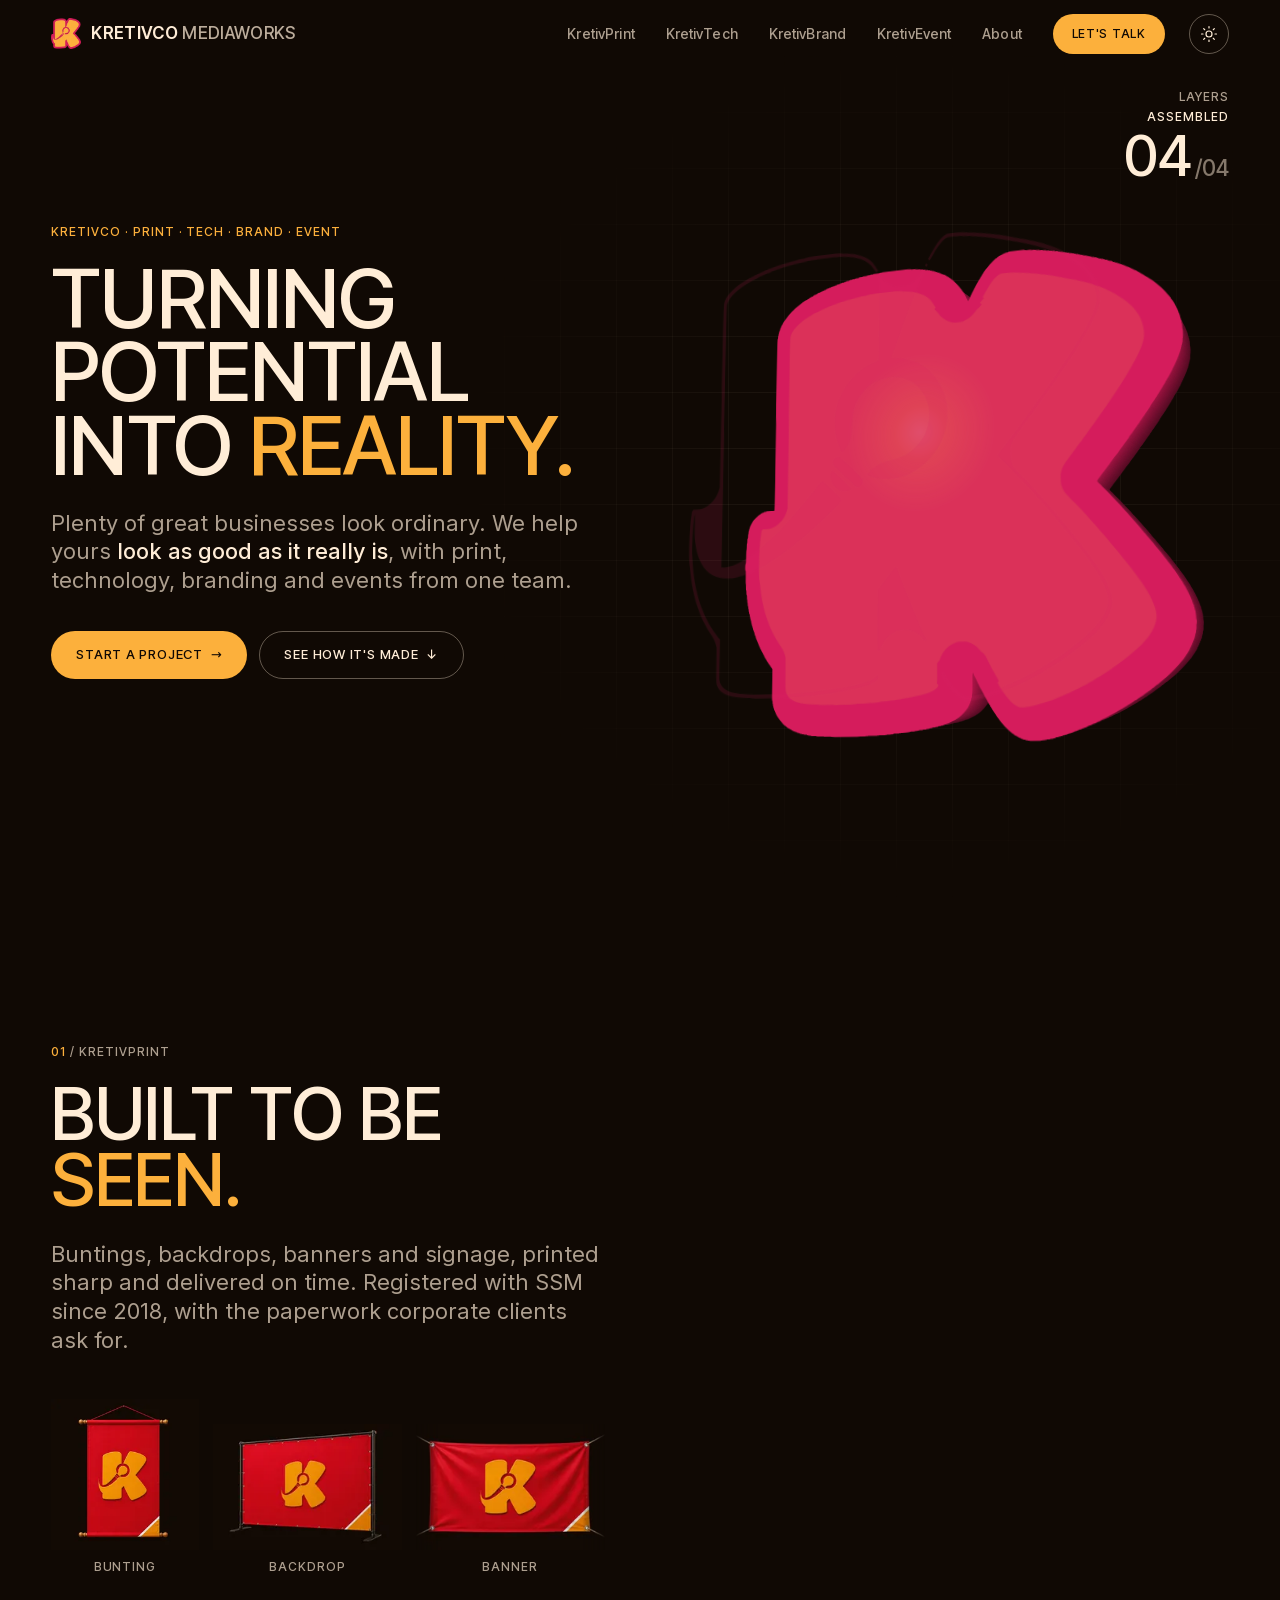
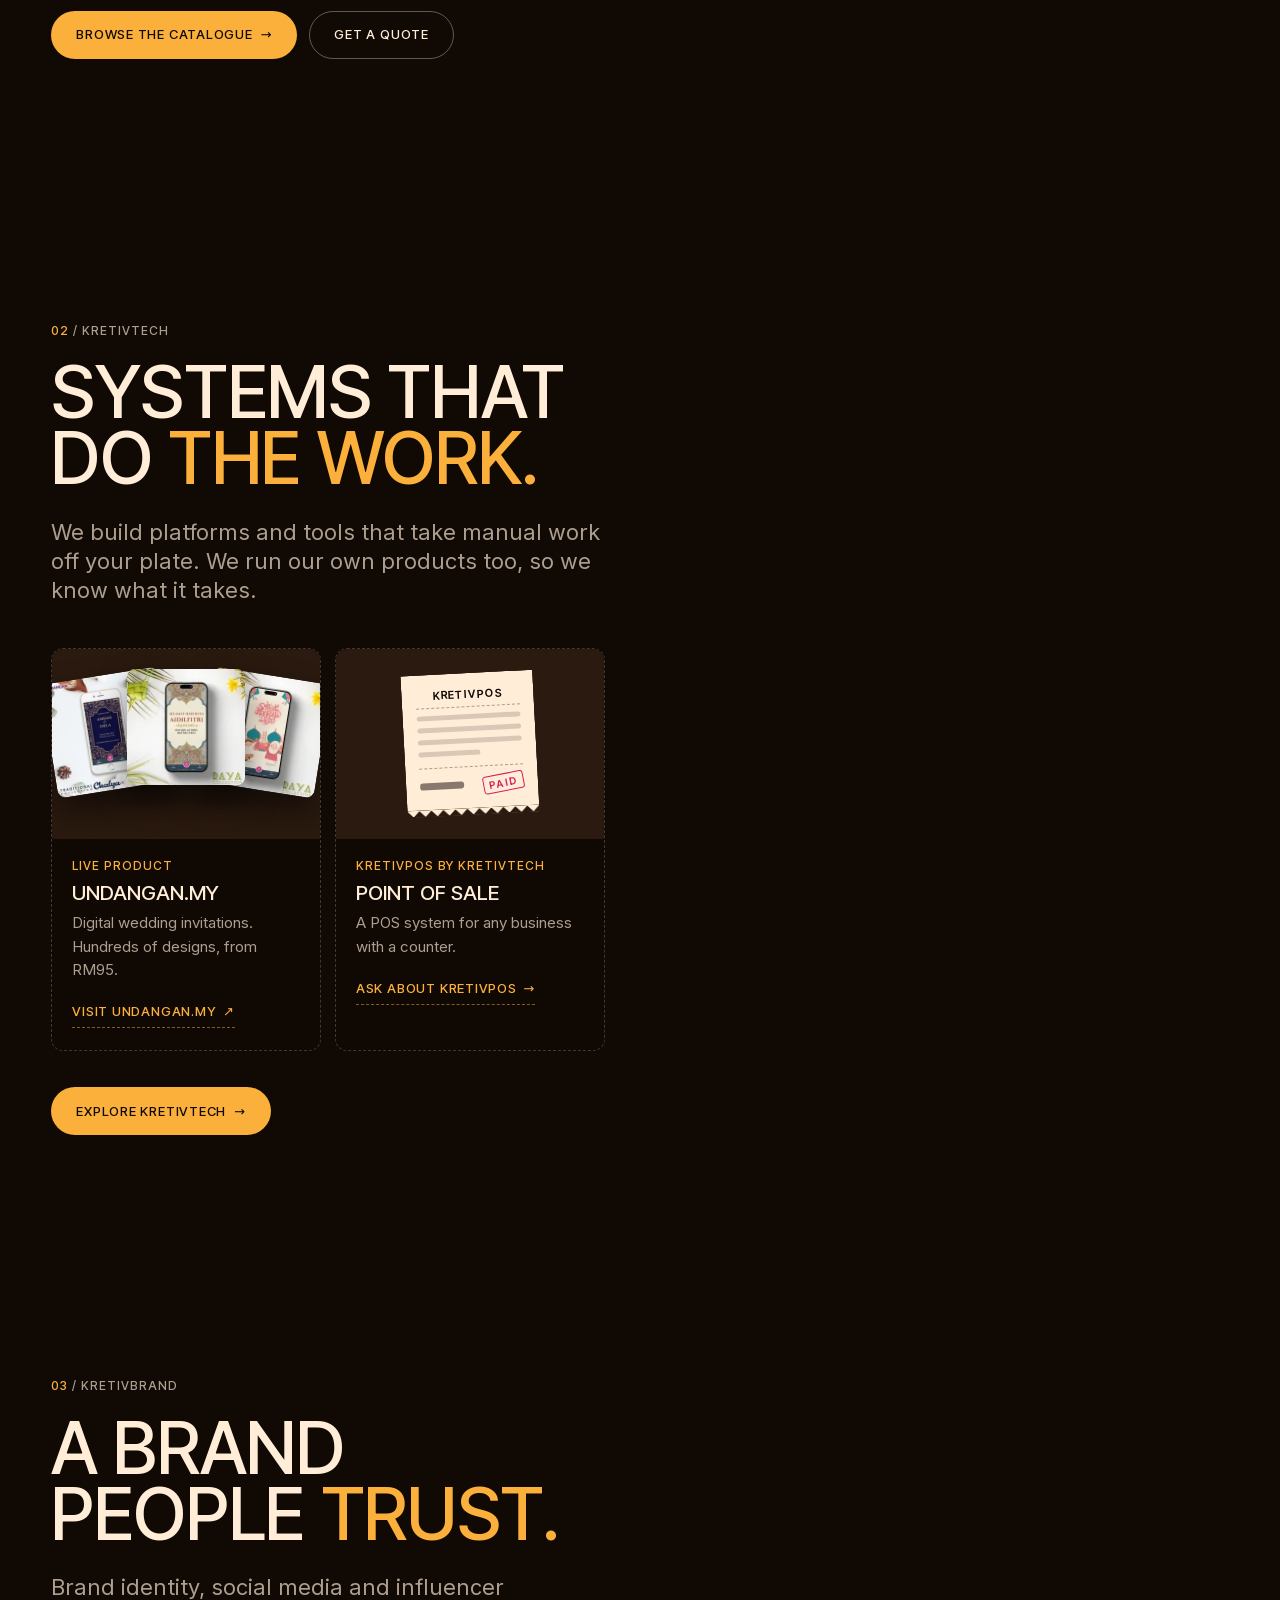
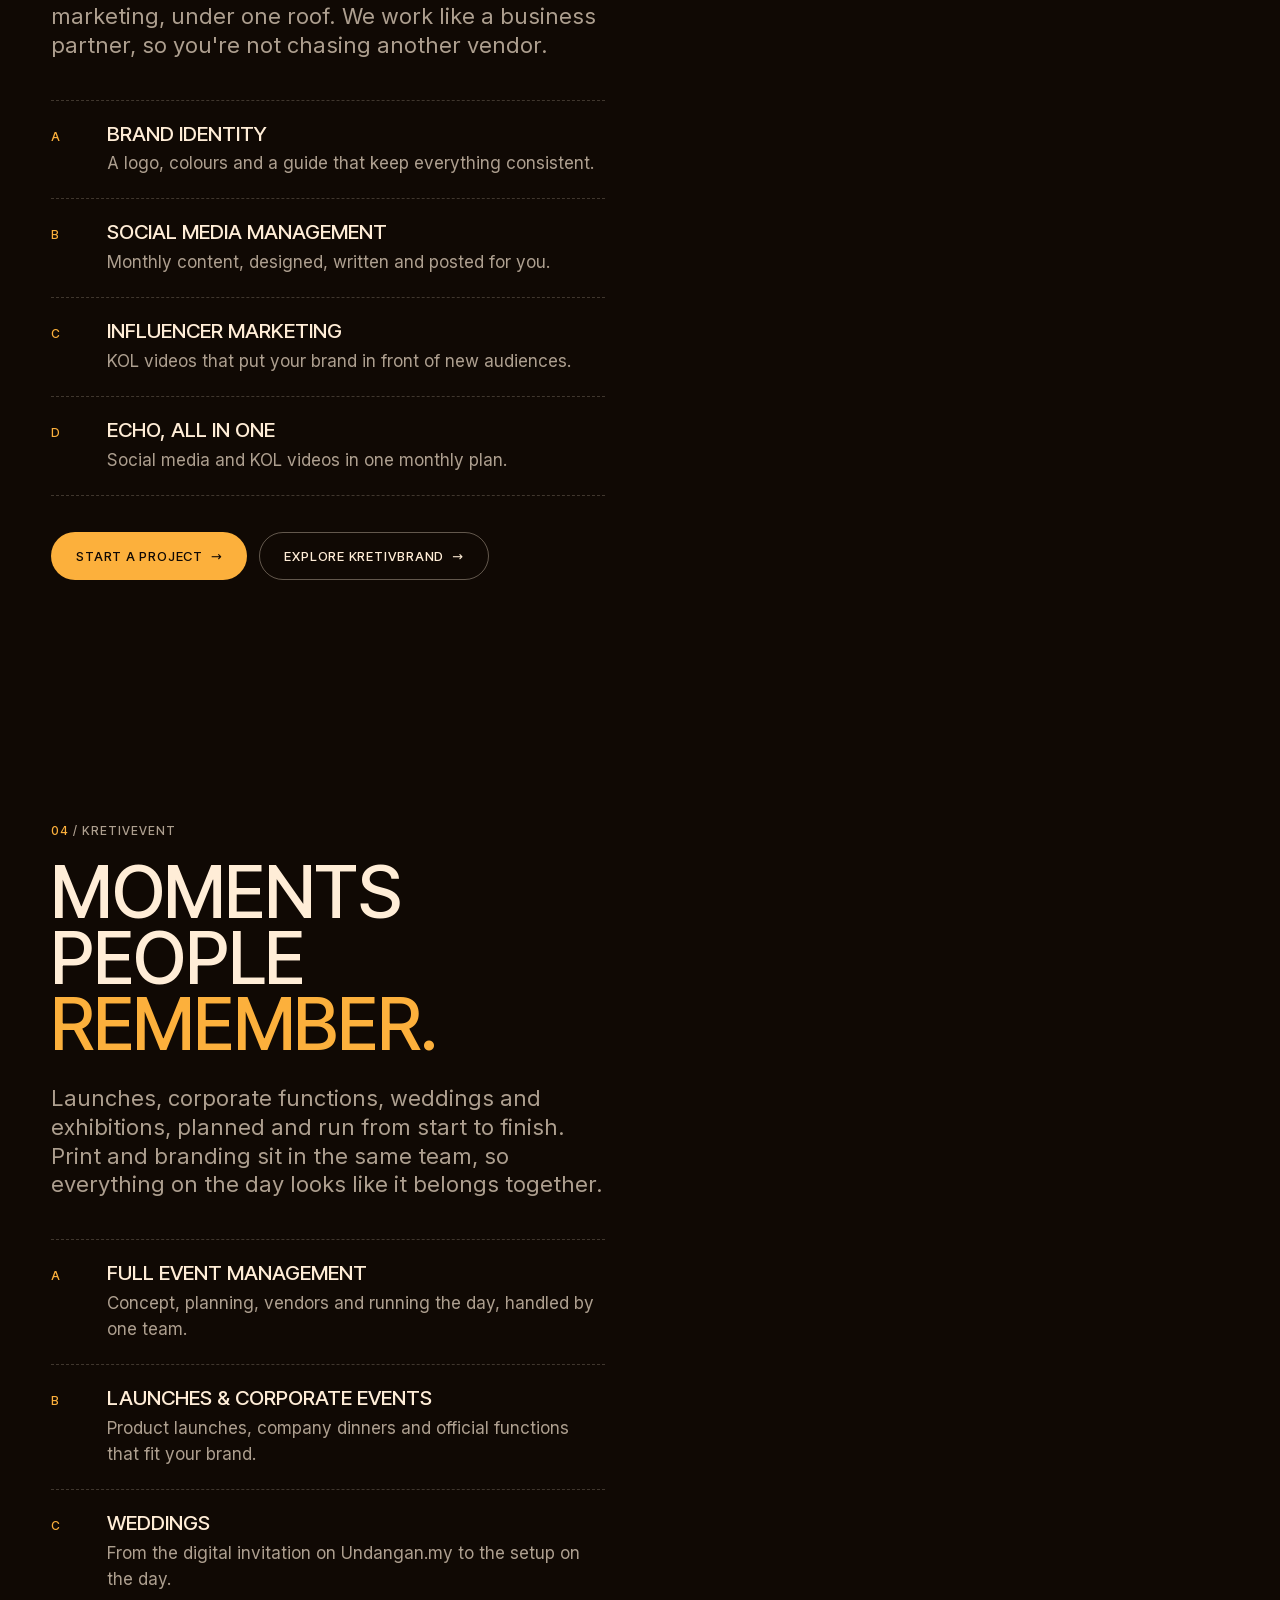
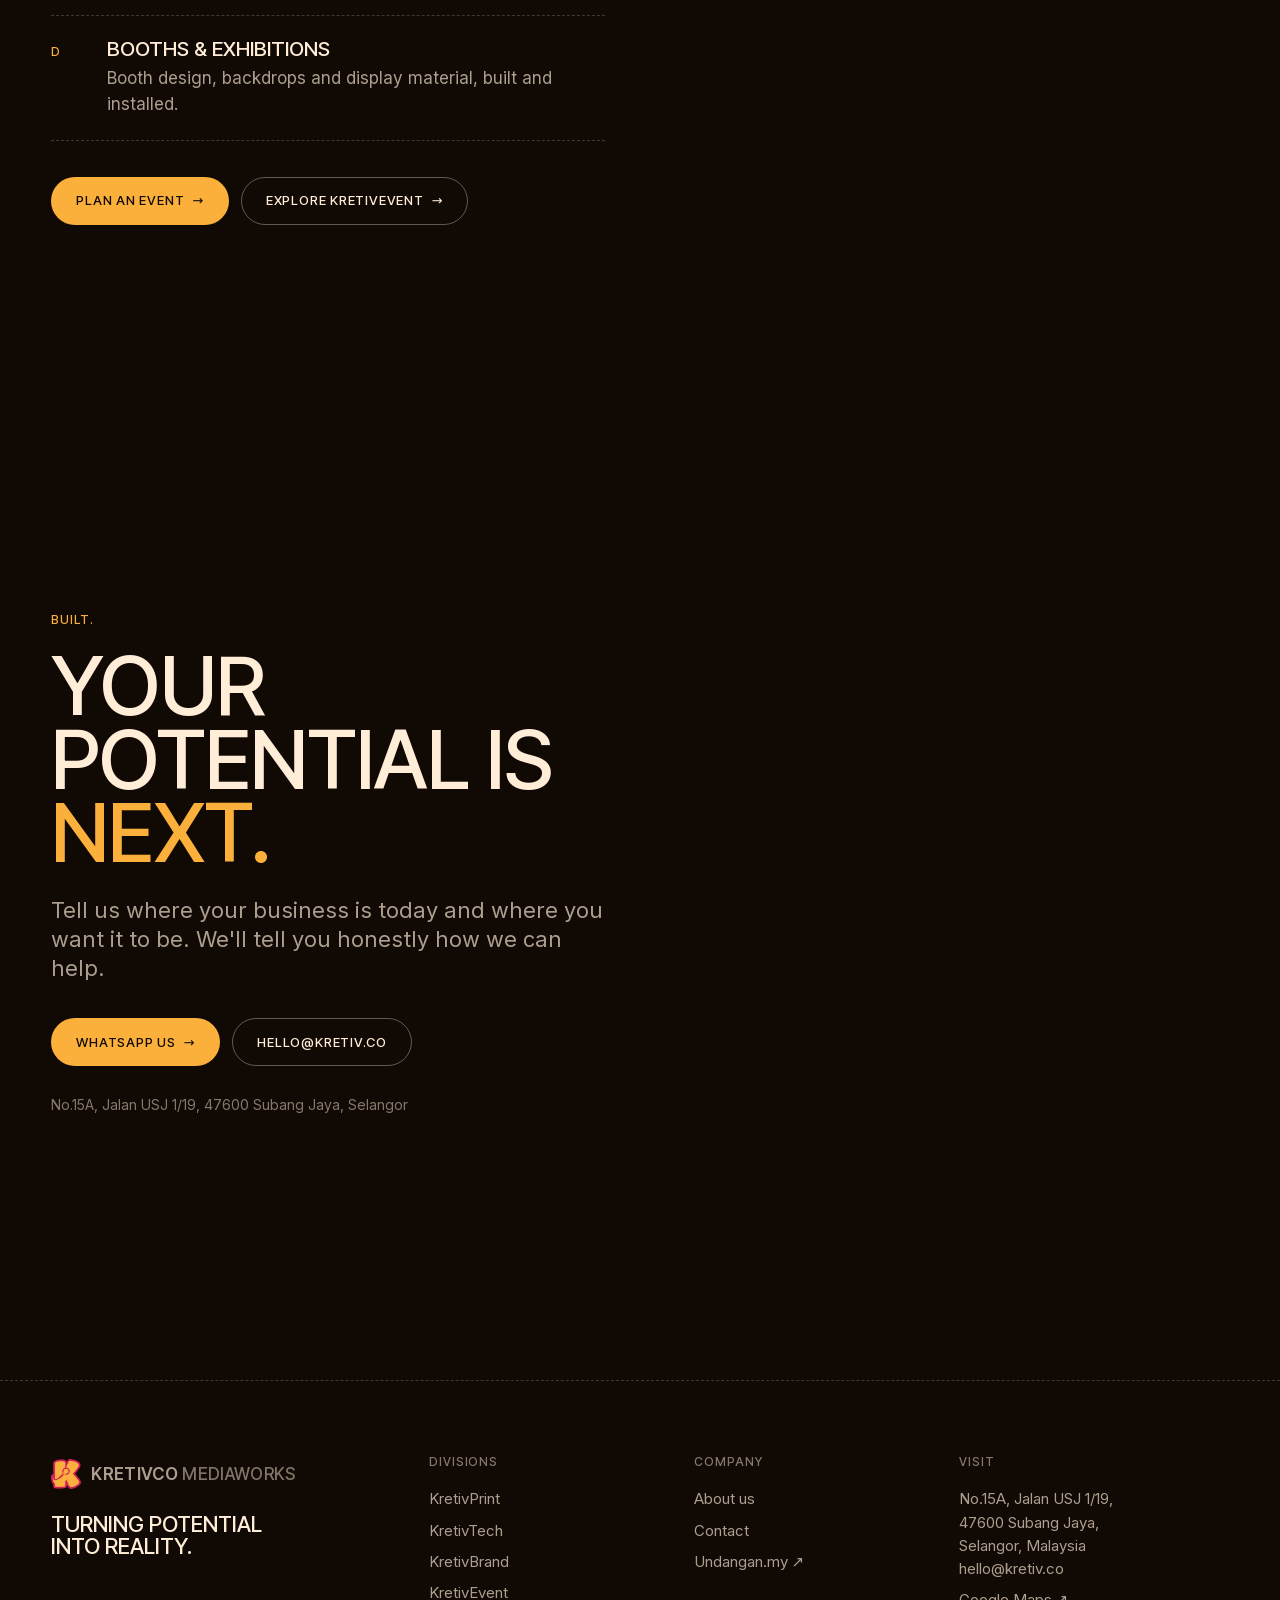
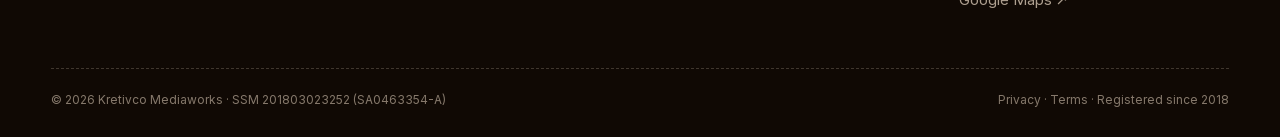
<file: index.html>
<!doctype html>
<html lang="en">
<head>
  <meta charset="utf-8">
  <meta name="viewport" content="width=device-width, initial-scale=1, viewport-fit=cover">
  <title>Kretivco | Turning Potential Into Reality</title>
  <meta name="description" content="Kretivco helps good businesses look as good as they really are. Print, technology, branding and events from one team: KretivPrint, KretivTech, KretivBrand and KretivEvent.">
  <meta name="theme-color" content="#100904">
  <script>try{var t=localStorage.getItem('kretivco-theme');if(t==='light'){document.documentElement.dataset.theme='light';document.querySelector('meta[name=theme-color]').content='#ffffff'}}catch(e){}</script>
  <meta http-equiv="Content-Security-Policy" content="default-src 'self'; script-src 'self' 'sha256-zreNfp1ZKjCPOH6FQf/X+W+k1KMsJ3bfbVcNXlpHHTM='; style-src 'self' 'unsafe-inline'; img-src 'self' data:; font-src 'self'; connect-src 'self'; object-src 'none'; base-uri 'self'; form-action 'self'; upgrade-insecure-requests">
  <link rel="preload" href="/assets/fonts/inter-latin.woff2" as="font" type="font/woff2" crossorigin>
  <link rel="preload" href="/assets/fonts/inter-tight-latin.woff2" as="font" type="font/woff2" crossorigin>
  <link rel="canonical" href="https://kretiv.co/">
  <meta property="og:type" content="website">
  <meta property="og:site_name" content="Kretivco">
  <meta property="og:title" content="Kretivco | Turning Potential Into Reality">
  <meta property="og:description" content="Print, technology, branding and events from one team.">
  <meta property="og:url" content="https://kretiv.co/">
  <meta property="og:image" content="https://kretiv.co/assets/og.jpg">
  <meta name="twitter:card" content="summary_large_image">
  <link rel="icon" type="image/png" href="/assets/favicon.png?v=2">
  <link rel="apple-touch-icon" href="/assets/apple-touch-icon.png">
  <link rel="stylesheet" href="/css/site.css?v=c3e87ed2">
  <link rel="stylesheet" href="/css/home.css?v=59211940">
  <script type="application/ld+json">
{
  "@context": "https://schema.org",
  "@type": "LocalBusiness",
  "@id": "https://kretiv.co/#business",
  "name": "Kretivco",
  "legalName": "Kretivco Mediaworks",
  "url": "https://kretiv.co/",
  "logo": "https://kretiv.co/assets/k-logo.webp",
  "image": "https://kretiv.co/assets/og.jpg",
  "description": "Print, technology, branding and events from one team: KretivPrint, KretivTech, KretivBrand and KretivEvent.",
  "telephone": "+60193663805",
  "email": "hello@kretiv.co",
  "foundingDate": "2018-01-18",
  "identifier": "201803023252 (SA0463354-A)",
  "address": {
    "@type": "PostalAddress",
    "streetAddress": "No.15A, Jalan USJ 1/19",
    "postalCode": "47600",
    "addressLocality": "Subang Jaya",
    "addressRegion": "Selangor",
    "addressCountry": "MY"
  },
  "areaServed": "MY",
  "founder": [
    {
      "@type": "Person",
      "name": "Amirul Hafiz"
    },
    {
      "@type": "Person",
      "name": "Nurfadilah"
    }
  ],
  "hasOfferCatalog": {
    "@type": "OfferCatalog",
    "name": "Services",
    "itemListElement": [
      {
        "@type": "OfferCatalog",
        "name": "KretivPrint",
        "url": "https://kretiv.co/kretivprint/",
        "itemListElement": [
          {
            "@type": "Offer",
            "itemOffered": {
              "@type": "Service",
              "name": "Buntings"
            }
          },
          {
            "@type": "Offer",
            "itemOffered": {
              "@type": "Service",
              "name": "Backdrops"
            }
          },
          {
            "@type": "Offer",
            "itemOffered": {
              "@type": "Service",
              "name": "Banners"
            }
          },
          {
            "@type": "Offer",
            "itemOffered": {
              "@type": "Service",
              "name": "Billboards"
            }
          },
          {
            "@type": "Offer",
            "itemOffered": {
              "@type": "Service",
              "name": "Zigzag banners"
            }
          },
          {
            "@type": "Offer",
            "itemOffered": {
              "@type": "Service",
              "name": "Signboards"
            }
          },
          {
            "@type": "Offer",
            "itemOffered": {
              "@type": "Service",
              "name": "Lightboxes"
            }
          },
          {
            "@type": "Offer",
            "itemOffered": {
              "@type": "Service",
              "name": "Stickers"
            }
          },
          {
            "@type": "Offer",
            "itemOffered": {
              "@type": "Service",
              "name": "Posters"
            }
          },
          {
            "@type": "Offer",
            "itemOffered": {
              "@type": "Service",
              "name": "Fabric displays"
            }
          }
        ]
      },
      {
        "@type": "OfferCatalog",
        "name": "KretivTech",
        "url": "https://kretiv.co/kretivtech/",
        "itemListElement": [
          {
            "@type": "Offer",
            "itemOffered": {
              "@type": "Service",
              "name": "Business websites"
            }
          },
          {
            "@type": "Offer",
            "itemOffered": {
              "@type": "Service",
              "name": "Landing pages"
            }
          },
          {
            "@type": "Offer",
            "itemOffered": {
              "@type": "Service",
              "name": "Web and mobile apps"
            }
          },
          {
            "@type": "Offer",
            "itemOffered": {
              "@type": "Service",
              "name": "Internal business systems"
            }
          },
          {
            "@type": "Offer",
            "itemOffered": {
              "@type": "Service",
              "name": "Integrations"
            }
          },
          {
            "@type": "Offer",
            "itemOffered": {
              "@type": "Service",
              "name": "Maintenance and support"
            }
          },
          {
            "@type": "Offer",
            "itemOffered": {
              "@type": "Service",
              "name": "KretivPOS point of sale"
            }
          }
        ]
      },
      {
        "@type": "OfferCatalog",
        "name": "KretivBrand",
        "url": "https://kretiv.co/kretivbrand/",
        "itemListElement": [
          {
            "@type": "Offer",
            "itemOffered": {
              "@type": "Service",
              "name": "Brand identity"
            }
          },
          {
            "@type": "Offer",
            "itemOffered": {
              "@type": "Service",
              "name": "Social media management"
            }
          },
          {
            "@type": "Offer",
            "itemOffered": {
              "@type": "Service",
              "name": "Influencer (KOL) marketing"
            }
          },
          {
            "@type": "Offer",
            "itemOffered": {
              "@type": "Service",
              "name": "ECHO: social media and KOL videos in one plan"
            }
          }
        ]
      },
      {
        "@type": "OfferCatalog",
        "name": "KretivEvent",
        "url": "https://kretiv.co/kretivevent/",
        "itemListElement": [
          {
            "@type": "Offer",
            "itemOffered": {
              "@type": "Service",
              "name": "Launches and corporate events"
            }
          },
          {
            "@type": "Offer",
            "itemOffered": {
              "@type": "Service",
              "name": "Weddings"
            }
          },
          {
            "@type": "Offer",
            "itemOffered": {
              "@type": "Service",
              "name": "Booths and exhibitions"
            }
          },
          {
            "@type": "Offer",
            "itemOffered": {
              "@type": "Service",
              "name": "Full event management"
            }
          }
        ]
      }
    ]
  }
}
  </script>
</head>
<body class="home">
<a class="skip" href="#main">Skip to content</a>

<header class="nav">
  <div class="wrap nav__inner">
    <a href="/" class="brand" aria-label="Kretivco Mediaworks home">
      <img src="/assets/k-logo.webp" srcset="/assets/k-logo-96.webp 96w, /assets/k-logo-240.webp 240w, /assets/k-logo.webp 501w" sizes="30px" alt="" width="30" height="31">
      <span>Kretivco <small>Mediaworks</small></span>
    </a>
    <button class="nav__toggle" aria-expanded="false" aria-controls="nav-links"><i></i>Menu</button>
    <nav class="nav__links" id="nav-links" aria-label="Main">
      <a href="/kretivprint/">KretivPrint</a>
      <a href="/kretivtech/">KretivTech</a>
      <a href="/kretivbrand/">KretivBrand</a>
      <a href="/kretivevent/">KretivEvent</a>
      <a href="/about/">About</a>
      <a href="#contact" class="btn btn--gold">Let's talk</a>
    </nav>
    <button class="theme-toggle" type="button" data-theme-toggle aria-label="Switch to white theme">
      <svg class="sun" viewBox="0 0 24 24" aria-hidden="true"><circle cx="12" cy="12" r="4"/><path d="M12 2v2M12 20v2M4.9 4.9l1.4 1.4M17.7 17.7l1.4 1.4M2 12h2M20 12h2M4.9 19.1l1.4-1.4M17.7 6.3l1.4-1.4"/></svg>
      <svg class="moon" viewBox="0 0 24 24" aria-hidden="true"><path d="M20 14.5A8 8 0 0 1 9.5 4a8 8 0 1 0 10.5 10.5z"/></svg>
    </button>
  </div>
</header>

<main id="main">
  <div class="build" id="build">

    <!-- Sticky stage: the K comes apart into its four layers as you scroll -->
    <div class="stage" aria-hidden="true">
      <div class="stage__grid"></div>
      <div class="kwrap">
        <div class="kbox">
          <div class="k3d">
          <!-- four layers, back to front: frame (Print), fill (Tech), light (Event), detail (Brand) -->
          <div class="kdepth"><svg viewBox="83 65 1859 1898" style="--i:1;--kf:#b01448"><use href="#k-sil"/></svg><svg viewBox="83 65 1859 1898" style="--i:2;--kf:#ac1446"><use href="#k-sil"/></svg><svg viewBox="83 65 1859 1898" style="--i:3;--kf:#a91345"><use href="#k-sil"/></svg><svg viewBox="83 65 1859 1898" style="--i:4;--kf:#a61344"><use href="#k-sil"/></svg><svg viewBox="83 65 1859 1898" style="--i:5;--kf:#a31343"><use href="#k-sil"/></svg><svg viewBox="83 65 1859 1898" style="--i:6;--kf:#a01241"><use href="#k-sil"/></svg><svg viewBox="83 65 1859 1898" style="--i:7;--kf:#9d1240"><use href="#k-sil"/></svg><svg viewBox="83 65 1859 1898" style="--i:8;--kf:#9b123f"><use href="#k-sil"/></svg><svg viewBox="83 65 1859 1898" style="--i:9;--kf:#98113e"><use href="#k-sil"/></svg><svg viewBox="83 65 1859 1898" style="--i:10;--kf:#96113d"><use href="#k-sil"/></svg><svg viewBox="83 65 1859 1898" style="--i:11;--kf:#93113c"><use href="#k-sil"/></svg><svg viewBox="83 65 1859 1898" style="--i:12;--kf:#91113b"><use href="#k-sil"/></svg><svg viewBox="83 65 1859 1898" style="--i:13;--kf:#8e103a"><use href="#k-sil"/></svg><svg viewBox="83 65 1859 1898" style="--i:14;--kf:#8c1039"><use href="#k-sil"/></svg><svg viewBox="83 65 1859 1898" style="--i:15;--kf:#891038"><use href="#k-sil"/></svg><svg viewBox="83 65 1859 1898" style="--i:16;--kf:#871037"><use href="#k-sil"/></svg><svg viewBox="83 65 1859 1898" style="--i:17;--kf:#850f36"><use href="#k-sil"/></svg><svg viewBox="83 65 1859 1898" style="--i:18;--kf:#830f35"><use href="#k-sil"/></svg><svg viewBox="83 65 1859 1898" style="--i:19;--kf:#800f34"><use href="#k-sil"/></svg><svg viewBox="83 65 1859 1898" style="--i:20;--kf:#7e0f33"><use href="#k-sil"/></svg><svg viewBox="83 65 1859 1898" style="--i:21;--kf:#7c0e32"><use href="#k-sil"/></svg><svg viewBox="83 65 1859 1898" style="--i:22;--kf:#7a0e32"><use href="#k-sil"/></svg><svg viewBox="83 65 1859 1898" style="--i:23;--kf:#770e31"><use href="#k-sil"/></svg><svg viewBox="83 65 1859 1898" style="--i:24;--kf:#750e30"><use href="#k-sil"/></svg><svg viewBox="83 65 1859 1898" style="--i:25;--kf:#730d2f"><use href="#k-sil"/></svg><svg viewBox="83 65 1859 1898" style="--i:26;--kf:#710d2e"><use href="#k-sil"/></svg><svg viewBox="83 65 1859 1898" style="--i:27;--kf:#6f0d2d"><use href="#k-sil"/></svg><svg viewBox="83 65 1859 1898" style="--i:28;--kf:#6d0d2c"><use href="#k-sil"/></svg><svg viewBox="83 65 1859 1898" style="--i:29;--kf:#6b0c2b"><use href="#k-sil"/></svg><svg viewBox="83 65 1859 1898" style="--i:30;--kf:#680c2a"><use href="#k-sil"/></svg><svg viewBox="83 65 1859 1898" style="--i:31;--kf:#660c2a"><use href="#k-sil"/></svg><svg viewBox="83 65 1859 1898" style="--i:32;--kf:#640c29"><use href="#k-sil"/></svg><svg viewBox="83 65 1859 1898" style="--i:33;--kf:#620c28"><use href="#k-sil"/></svg><svg viewBox="83 65 1859 1898" style="--i:34;--kf:#600b27"><use href="#k-sil"/></svg><svg viewBox="83 65 1859 1898" style="--i:35;--kf:#5e0b26"><use href="#k-sil"/></svg><svg viewBox="83 65 1859 1898" style="--i:36;--kf:#5c0b25"><use href="#k-sil"/></svg><svg viewBox="83 65 1859 1898" style="--i:37;--kf:#5a0b24"><use href="#k-sil"/></svg><svg viewBox="83 65 1859 1898" style="--i:38;--kf:#580a24"><use href="#k-sil"/></svg><svg viewBox="83 65 1859 1898" style="--i:39;--kf:#560a23"><use href="#k-sil"/></svg><svg viewBox="83 65 1859 1898" style="--i:40;--kf:#540a22"><use href="#k-sil"/></svg></div>
          <svg class="k k--frame" viewBox="83 65 1859 1898" focusable="false"><path class="k-frame" style="fill:var(--kf,#D51C5C)" id="k-sil" d="M1288.5 1953.0C1288.2 1952.5 1285.7 1952.0 1283.1 1952.0C1280.5 1952.0 1277.5 1951.3 1276.4 1950.5C1275.4 1949.7 1273.3 1949.0 1271.8 1949.0C1270.3 1949.0 1268.8 1948.5 1268.5 1948.0C1268.2 1947.5 1267.0 1947.0 1265.9 1947.0C1264.9 1947.0 1263.2 1946.6 1262.2 1946.1C1261.3 1945.7 1258.9 1944.6 1257.0 1943.8C1249.5 1940.6 1247.3 1939.4 1242.2 1936.3C1239.3 1934.5 1236.7 1933.0 1236.4 1933.0C1236.1 1933.0 1234.4 1932.0 1232.7 1930.8C1231.0 1929.5 1228.8 1928.0 1227.9 1927.5C1220.9 1923.3 1198.6 1903.6 1191.8 1895.6C1188.4 1891.7 1184.7 1887.4 1183.4 1886.0C1178.9 1881.2 1167.0 1865.9 1161.0 1857.4C1160.2 1856.2 1156.6 1851.3 1153.1 1846.4C1149.6 1841.6 1145.6 1835.6 1144.3 1833.1C1142.9 1830.6 1140.9 1827.6 1139.9 1826.4C1138.8 1825.3 1138.0 1823.7 1138.0 1822.8C1138.0 1822.0 1137.2 1820.6 1136.2 1819.7C1135.3 1818.8 1133.6 1816.4 1132.5 1814.3C1131.4 1812.2 1129.6 1809.2 1128.5 1807.5C1127.3 1805.8 1125.8 1803.2 1125.0 1801.5C1124.2 1799.8 1122.6 1797.2 1121.4 1795.5C1120.3 1793.8 1118.6 1790.9 1117.6 1789.0C1116.7 1787.1 1115.0 1784.0 1114.0 1782.2C1112.9 1780.5 1111.1 1777.5 1110.1 1775.8C1109.0 1774.0 1106.9 1770.0 1105.4 1767.0C1103.9 1764.0 1102.1 1760.8 1101.4 1760.0C1100.0 1758.3 1095.0 1749.4 1092.5 1744.0C1091.6 1742.1 1090.4 1739.8 1090.0 1739.0C1089.5 1738.2 1087.9 1735.0 1086.5 1732.0C1085.0 1729.0 1083.4 1725.8 1082.9 1725.0C1082.5 1724.2 1080.7 1720.8 1079.0 1717.5C1077.3 1714.2 1075.6 1710.8 1075.1 1710.0C1072.7 1705.5 1072.0 1703.9 1072.0 1702.6C1072.0 1701.9 1071.4 1700.8 1070.7 1700.1C1067.3 1697.3 1067.0 1700.6 1067.0 1739.1C1067.0 1763.2 1066.6 1777.1 1066.0 1777.5C1065.5 1777.8 1065.0 1781.0 1065.0 1784.4C1065.0 1788.8 1064.5 1791.1 1063.5 1792.0C1062.7 1792.7 1062.0 1794.8 1062.0 1796.6C1062.0 1798.5 1061.5 1800.9 1061.0 1802.0C1060.5 1803.1 1059.5 1804.9 1059.0 1806.0C1058.5 1807.1 1058.0 1808.8 1058.0 1809.9C1058.0 1810.9 1057.3 1812.3 1056.5 1813.0C1055.7 1813.7 1055.0 1815.0 1055.0 1815.9C1055.0 1816.8 1054.1 1818.6 1053.0 1820.0C1051.9 1821.4 1051.0 1822.8 1051.0 1823.3C1050.9 1826.9 1033.2 1847.4 1024.1 1854.4C1012.4 1863.4 1007.5 1866.9 1006.7 1867.0C1006.3 1867.0 1003.4 1868.6 1000.4 1870.5C997.4 1872.4 994.6 1874.0 994.2 1874.0C993.9 1874.0 991.0 1875.2 988.0 1876.6C985.0 1878.1 981.4 1879.7 980.0 1880.3C976.2 1881.8 970.7 1884.2 968.8 1885.1C967.8 1885.6 965.9 1886.0 964.6 1886.0C963.2 1886.0 961.8 1886.5 961.5 1887.0C961.2 1887.5 959.6 1888.0 958.1 1888.0C956.5 1888.0 954.7 1888.7 954.0 1889.5C953.3 1890.3 951.5 1891.0 949.9 1891.0C948.4 1891.0 946.8 1891.5 946.5 1892.0C946.2 1892.5 944.4 1893.0 942.5 1893.0C940.6 1893.0 938.8 1893.5 938.5 1894.0C938.2 1894.5 936.0 1895.0 933.7 1895.0C931.4 1895.0 928.6 1895.7 927.6 1896.5C926.5 1897.3 923.9 1898.0 921.9 1898.0C919.8 1898.0 917.8 1898.5 917.5 1899.0C917.2 1899.5 914.5 1900.0 911.5 1900.0C908.5 1900.0 905.8 1900.5 905.5 1901.0C905.2 1901.5 902.5 1902.0 899.6 1902.0C896.1 1902.0 893.8 1902.5 893.0 1903.5C892.2 1904.5 889.9 1905.0 885.9 1905.0C882.7 1905.0 879.8 1905.5 879.5 1906.0C879.2 1906.5 876.0 1907.0 872.5 1907.0C869.0 1907.0 865.8 1907.5 865.5 1908.0C865.2 1908.5 861.6 1909.0 857.6 1909.0C852.3 1909.0 849.9 1909.4 849.0 1910.5C848.1 1911.6 845.7 1912.0 840.4 1912.0C836.4 1912.0 832.8 1912.5 832.5 1913.0C832.2 1913.5 827.9 1914.0 823.1 1914.0C817.5 1914.0 814.0 1914.4 813.2 1915.2C812.0 1916.4 801.5 1917.5 780.5 1918.6C775.0 1918.9 770.1 1919.6 769.5 1920.1C769.0 1920.6 763.1 1921.0 756.4 1921.0C746.8 1921.0 744.0 1921.3 743.0 1922.5C742.0 1923.7 739.1 1924.0 728.4 1924.0C720.6 1924.0 714.9 1924.4 714.5 1925.0C714.1 1925.6 707.3 1926.0 697.5 1926.0C687.7 1926.0 680.9 1926.4 680.5 1927.0C680.1 1927.6 671.2 1928.0 657.2 1928.0C638.8 1928.1 634.1 1928.3 632.6 1929.5C629.6 1931.8 457.9 1931.7 453.6 1929.5C451.4 1928.3 447.0 1928.0 434.4 1928.0C424.6 1928.0 417.9 1927.6 417.5 1927.0C417.1 1926.4 412.2 1926.0 406.0 1926.0C399.8 1926.0 394.9 1925.6 394.5 1925.0C394.2 1924.5 390.8 1924.0 387.1 1924.0C382.7 1924.0 379.7 1923.5 378.4 1922.5C377.2 1921.6 374.2 1921.1 370.3 1921.0C366.9 1921.0 363.8 1920.5 363.5 1920.0C363.2 1919.5 360.9 1919.0 358.5 1919.0C356.1 1919.0 353.8 1918.5 353.5 1918.0C353.2 1917.5 351.6 1917.0 350.1 1917.0C348.6 1917.0 346.5 1916.3 345.4 1915.5C344.4 1914.7 342.1 1914.0 340.3 1914.0C338.6 1914.0 336.8 1913.5 336.5 1913.0C336.2 1912.5 334.8 1912.0 333.6 1912.0C332.3 1912.0 330.7 1911.3 330.0 1910.5C329.3 1909.7 327.9 1909.0 326.9 1909.0C325.8 1909.0 324.2 1908.6 323.2 1908.1C322.3 1907.6 320.1 1906.7 318.5 1906.0C316.9 1905.3 314.8 1904.4 314.0 1903.9C313.2 1903.4 311.8 1902.7 311.0 1902.4C310.2 1902.1 308.7 1901.4 307.8 1900.9C306.8 1900.4 305.0 1899.5 303.8 1898.8C302.5 1898.2 300.8 1897.3 300.0 1896.9C299.2 1896.4 297.1 1895.3 295.4 1894.5C293.6 1893.6 290.5 1891.4 288.4 1889.7C286.2 1887.9 283.3 1885.8 281.8 1885.1C272.0 1880.1 246.2 1850.6 240.1 1837.5C239.4 1835.8 238.4 1833.8 237.9 1833.0C237.4 1832.2 236.3 1829.9 235.4 1828.0C234.6 1826.1 233.4 1823.7 232.9 1822.8C232.4 1821.8 232.0 1820.2 232.0 1819.1C232.0 1818.1 231.3 1816.7 230.5 1816.0C229.7 1815.3 229.0 1813.5 229.0 1811.9C229.0 1810.4 228.5 1808.8 228.0 1808.5C227.4 1808.2 227.0 1806.1 227.0 1804.0C227.0 1801.9 226.6 1799.8 226.0 1799.5C225.5 1799.2 225.0 1796.5 225.0 1793.6C225.0 1790.1 224.5 1787.8 223.5 1787.0C222.2 1785.9 222.0 1777.7 222.0 1724.0L222.0 1662.2L217.5 1657.2C215.0 1654.5 213.0 1651.9 213.0 1651.5C213.0 1651.2 211.7 1649.2 210.0 1647.2C200.9 1635.9 199.0 1633.5 199.0 1632.8C199.0 1632.4 195.9 1627.6 192.0 1622.1C188.2 1616.6 185.0 1611.8 185.0 1611.5C185.0 1611.2 183.4 1608.4 181.5 1605.4C179.6 1602.4 178.0 1599.7 178.0 1599.3C178.0 1599.0 177.4 1597.9 176.6 1597.1C175.8 1596.2 173.5 1592.3 171.4 1588.5C169.4 1584.7 166.4 1579.2 164.9 1576.5C161.9 1571.2 159.4 1566.1 157.8 1562.0C157.2 1560.6 156.4 1558.8 155.9 1558.0C154.8 1556.1 152.1 1550.3 150.8 1547.0C150.2 1545.6 149.4 1543.8 148.9 1543.0C148.4 1542.2 147.7 1540.8 147.4 1540.0C147.1 1539.2 146.4 1537.7 145.9 1536.8C145.4 1535.8 145.0 1533.9 145.0 1532.6C145.0 1531.2 144.6 1529.9 144.1 1529.5C142.7 1528.7 140.0 1523.0 140.0 1520.8C140.0 1519.8 139.6 1518.2 139.1 1517.2C138.6 1516.3 137.4 1513.7 136.5 1511.5C135.5 1509.3 134.3 1506.7 133.9 1505.8C133.4 1504.8 133.0 1503.1 133.0 1502.1C133.0 1501.0 132.5 1499.8 132.0 1499.5C131.4 1499.2 131.0 1497.7 131.0 1496.2C131.0 1494.7 130.3 1492.6 129.5 1491.6C128.7 1490.5 128.0 1488.6 128.0 1487.4C128.0 1486.1 127.5 1484.8 127.0 1484.5C126.5 1484.2 126.0 1482.6 126.0 1481.0C126.0 1479.4 125.5 1477.8 125.0 1477.5C124.5 1477.2 124.0 1475.2 124.0 1473.1C124.0 1470.9 123.4 1468.7 122.5 1468.0C121.7 1467.3 121.0 1465.5 121.0 1463.9C121.0 1462.4 120.5 1460.8 120.0 1460.5C119.5 1460.2 119.0 1458.1 119.0 1456.0C119.0 1453.9 118.6 1451.8 118.0 1451.5C117.5 1451.2 117.0 1449.2 117.0 1447.1C117.0 1444.9 116.4 1442.7 115.5 1442.0C114.6 1441.3 114.0 1439.1 114.0 1436.9C114.0 1434.8 113.5 1432.8 113.0 1432.5C112.5 1432.2 112.0 1429.7 112.0 1427.0C112.0 1424.3 111.5 1421.8 111.0 1421.5C110.5 1421.2 110.0 1418.7 110.0 1416.1C110.0 1413.0 109.5 1410.8 108.5 1410.0C107.5 1409.2 107.0 1406.9 107.0 1402.9C107.0 1399.7 106.6 1396.8 106.0 1396.5C105.5 1396.2 105.0 1393.2 105.0 1390.0C105.0 1386.8 104.5 1383.8 104.0 1383.5C103.5 1383.2 103.0 1379.1 103.0 1374.6C103.0 1368.4 102.6 1365.9 101.5 1365.0C100.4 1364.1 100.0 1361.6 100.0 1355.4C100.0 1350.9 99.5 1346.8 99.0 1346.5C98.4 1346.1 98.0 1340.7 98.0 1333.5C98.0 1326.3 97.6 1320.9 97.0 1320.5C96.4 1320.1 96.0 1310.2 96.0 1294.1C96.0 1272.3 95.8 1268.0 94.5 1267.0C92.3 1265.2 92.3 1240.8 94.5 1239.0C95.8 1238.0 96.0 1233.6 96.0 1211.4C96.0 1195.0 96.4 1184.9 97.0 1184.5C97.6 1184.1 98.0 1178.5 98.0 1171.0C98.0 1163.5 98.4 1157.9 99.0 1157.5C99.6 1157.2 100.0 1152.9 100.0 1148.1C100.0 1141.4 100.4 1138.9 101.5 1138.0C102.6 1137.1 103.0 1134.7 103.0 1128.9C103.0 1124.6 103.5 1120.8 104.0 1120.5C104.5 1120.2 105.0 1117.5 105.0 1114.5C105.0 1111.5 105.5 1108.8 106.0 1108.5C106.5 1108.2 107.0 1106.4 107.0 1104.6C107.0 1102.7 107.7 1100.7 108.5 1100.0C109.3 1099.3 110.0 1097.7 110.0 1096.4C110.0 1095.0 110.4 1093.2 110.9 1092.2C111.4 1091.3 112.7 1088.7 113.8 1086.5C115.0 1084.3 116.8 1080.7 117.9 1078.5C119.0 1076.3 120.8 1073.6 121.9 1072.6C123.1 1071.5 124.0 1070.2 124.0 1069.5C124.0 1066.5 150.2 1044.1 153.8 1044.0C154.5 1044.0 156.6 1042.9 158.4 1041.5C160.2 1040.1 162.4 1039.0 163.3 1039.0C164.2 1039.0 165.2 1038.6 165.5 1038.0C165.8 1037.5 167.4 1037.0 168.9 1037.0C170.5 1037.0 172.3 1036.3 173.0 1035.5C173.7 1034.6 175.9 1034.0 178.1 1034.0C180.2 1034.0 182.2 1033.5 182.5 1033.0C182.9 1032.4 190.3 1032.0 201.4 1032.0C214.2 1032.0 220.0 1031.6 220.8 1030.8C221.7 1029.9 222.0 950.2 222.0 678.4C222.0 367.5 222.2 327.1 223.5 326.0C224.5 325.2 225.0 322.9 225.0 319.4C225.0 316.5 225.5 313.8 226.0 313.5C226.6 313.2 227.0 311.1 227.0 309.0C227.0 306.9 227.4 304.8 228.0 304.5C228.6 304.2 229.0 302.7 229.0 301.3C229.0 300.0 229.7 297.4 230.6 295.7C233.7 289.9 234.0 289.0 234.0 287.6C234.0 286.8 235.1 284.0 236.5 281.4C237.9 278.8 239.0 276.3 239.0 275.7C239.0 275.2 240.6 272.5 242.5 269.9C244.4 267.2 246.0 264.8 246.0 264.5C246.0 259.6 277.7 224.4 291.5 214.0C294.2 212.0 297.4 209.3 298.4 208.1C299.5 207.0 300.7 206.0 301.2 206.0C301.7 206.0 306.6 202.9 312.1 199.0C317.6 195.2 322.6 192.0 323.2 192.0C323.8 192.0 325.7 190.9 327.5 189.6C330.3 187.4 337.8 183.0 342.0 181.0C342.8 180.6 345.3 179.3 347.5 178.2C352.7 175.5 357.9 173.0 361.0 171.8C362.4 171.2 364.2 170.4 365.0 169.9C365.8 169.4 368.1 168.3 370.0 167.4C371.9 166.6 374.3 165.4 375.2 164.9C376.2 164.4 377.9 164.0 378.9 164.0C380.0 164.0 381.1 163.6 381.5 163.1C382.3 161.7 388.0 159.0 390.2 159.0C391.2 159.0 392.8 158.6 393.8 158.1C394.7 157.6 397.3 156.4 399.5 155.5C401.7 154.5 404.3 153.3 405.2 152.9C406.2 152.4 408.1 152.0 409.4 152.0C410.8 152.0 412.2 151.6 412.5 151.0C412.8 150.5 414.2 150.0 415.4 150.0C416.7 150.0 418.3 149.3 419.0 148.5C419.7 147.7 421.3 147.0 422.6 147.0C423.8 147.0 425.2 146.5 425.5 146.0C425.8 145.5 427.2 145.0 428.5 145.0C429.8 145.0 431.2 144.6 431.5 144.0C431.8 143.5 433.6 143.0 435.4 143.0C437.3 143.0 439.3 142.3 440.0 141.5C440.7 140.7 442.5 140.0 444.1 140.0C445.6 140.0 447.2 139.5 447.5 139.0C447.8 138.4 449.4 138.0 451.0 138.0C452.6 138.0 454.2 137.6 454.5 137.0C454.8 136.4 456.3 136.0 457.8 136.0C459.3 136.0 461.4 135.3 462.4 134.5C463.5 133.7 465.8 133.0 467.6 133.0C469.4 133.0 471.2 132.6 471.5 132.0C471.8 131.5 473.9 131.0 476.0 131.0C478.1 131.0 480.2 130.5 480.5 130.0C480.8 129.4 482.6 129.0 484.4 129.0C486.3 129.0 488.3 128.3 489.0 127.5C489.8 126.6 491.9 126.0 494.6 126.0C496.9 126.0 499.2 125.6 499.5 125.0C499.8 124.5 501.8 124.0 503.8 124.0C505.8 124.0 508.4 123.3 509.4 122.5C510.5 121.7 513.1 121.0 515.1 121.0C517.2 121.0 519.2 120.5 519.5 120.0C519.8 119.5 522.1 119.0 524.5 119.0C526.9 119.0 529.2 118.6 529.5 118.0C529.8 117.5 532.3 117.0 534.9 117.0C537.6 117.0 541.1 116.3 542.6 115.5C544.2 114.7 547.6 114.0 550.2 114.0C552.8 114.0 555.2 113.6 555.5 113.0C555.8 112.5 559.0 112.0 562.5 112.0C566.0 112.0 569.2 111.5 569.5 111.0C569.8 110.5 572.7 110.0 575.9 110.0C579.2 110.0 583.1 109.3 584.6 108.5C586.3 107.6 590.2 107.0 594.2 107.0C597.9 107.0 601.2 106.6 601.5 106.0C601.8 105.4 606.3 105.0 611.5 105.0C616.7 105.0 621.2 104.6 621.5 104.0C621.8 103.4 626.8 103.0 632.8 103.0C640.6 102.9 644.0 102.5 645.4 101.5C646.9 100.3 650.7 100.0 662.1 100.0C670.9 100.0 677.1 99.6 677.5 99.0C678.4 97.6 810.6 97.6 811.5 99.0C811.8 99.6 816.4 100.0 821.9 100.0C828.9 100.0 832.2 100.4 833.6 101.5C834.9 102.5 838.0 102.9 843.2 103.0C847.4 103.0 851.2 103.5 851.5 104.0C851.8 104.5 854.8 105.0 858.0 105.0C861.2 105.0 864.2 105.4 864.5 106.0C864.8 106.5 866.8 107.0 868.9 107.0C870.9 107.0 873.5 107.7 874.6 108.5C875.6 109.3 878.4 110.0 880.7 110.0C883.0 110.0 885.2 110.5 885.5 111.0C885.8 111.5 887.6 112.0 889.5 112.0C891.4 112.0 893.2 112.5 893.5 113.0C893.8 113.6 895.4 114.0 896.9 114.0C898.4 114.0 900.5 114.7 901.6 115.5C902.6 116.3 904.7 117.0 906.2 117.0C907.7 117.0 909.2 117.4 909.5 118.0C909.8 118.5 911.2 119.0 912.5 119.0C913.8 119.0 915.2 119.5 915.5 120.0C915.8 120.5 916.9 121.0 917.9 121.0C918.9 121.0 920.3 121.7 921.0 122.5C921.7 123.3 923.3 124.0 924.6 124.0C926.8 124.0 928.3 124.6 933.0 127.1C933.8 127.6 936.0 128.6 937.8 129.5C946.1 133.4 947.7 134.2 950.5 136.0C952.1 137.0 954.1 137.9 954.9 137.9C955.6 138.0 958.4 139.6 961.0 141.5C963.6 143.4 966.1 145.0 966.5 145.0C967.2 145.0 974.0 149.8 981.4 155.5C995.5 166.3 1015.9 188.6 1026.5 204.9C1027.1 205.8 1030.0 210.1 1032.9 214.5C1035.8 218.9 1039.0 224.3 1040.1 226.5C1041.2 228.7 1042.4 231.2 1042.9 232.0C1045.2 236.0 1048.0 242.3 1048.0 243.5C1048.0 244.2 1048.7 245.3 1049.5 246.0C1050.3 246.7 1051.0 248.0 1051.0 249.0C1051.0 251.8 1054.7 254.5 1056.5 253.0C1057.3 252.3 1058.0 251.0 1058.1 250.1C1058.1 249.2 1059.0 247.2 1060.0 245.5C1063.0 240.7 1065.0 236.8 1065.0 235.7C1065.0 235.1 1066.1 233.2 1067.5 231.4C1068.9 229.6 1070.0 227.5 1070.1 226.8C1070.1 226.1 1071.4 223.5 1073.0 221.0C1074.6 218.5 1076.7 214.9 1077.6 213.0C1078.6 211.1 1080.5 207.8 1081.8 205.7C1083.1 203.5 1085.3 199.7 1086.7 197.2C1088.2 194.6 1090.1 191.1 1091.1 189.4C1092.0 187.6 1094.4 184.0 1096.4 181.3C1098.4 178.5 1100.0 175.8 1100.0 175.3C1100.0 174.7 1100.9 173.5 1102.0 172.5C1103.1 171.5 1104.6 169.5 1105.3 168.0C1106.1 166.6 1108.6 162.8 1111.1 159.5C1113.5 156.3 1116.4 152.3 1117.5 150.5C1127.3 134.9 1166.7 96.0 1172.7 96.0C1173.3 96.0 1174.5 95.1 1175.6 93.9C1176.6 92.8 1179.3 91.0 1181.5 89.9C1183.7 88.8 1186.2 87.6 1187.0 87.1C1187.8 86.6 1189.8 85.7 1191.5 85.0C1193.2 84.3 1195.3 83.4 1196.2 82.9C1197.2 82.4 1198.8 82.0 1199.9 82.0C1200.9 82.0 1202.3 81.3 1203.0 80.5C1203.7 79.7 1205.5 79.0 1207.1 79.0C1208.6 79.0 1210.2 78.5 1210.5 78.0C1210.8 77.4 1213.5 77.0 1216.5 77.0C1219.5 77.0 1222.2 76.5 1222.5 76.0C1222.9 75.4 1235.3 75.0 1256.5 75.0C1277.7 75.0 1290.1 75.4 1290.5 76.0C1290.9 76.6 1296.2 77.0 1303.0 77.0C1309.8 77.0 1315.1 77.4 1315.5 78.0C1315.8 78.6 1319.6 79.0 1323.9 79.0C1329.1 79.0 1332.2 79.5 1333.6 80.5C1334.8 81.4 1337.9 81.9 1342.2 82.0C1345.9 82.0 1349.2 82.5 1349.5 83.0C1349.8 83.6 1353.0 84.0 1356.5 84.0C1360.0 84.0 1363.2 84.5 1363.5 85.0C1363.8 85.5 1366.7 86.0 1369.9 86.0C1373.9 86.0 1376.2 86.5 1377.0 87.5C1377.8 88.5 1380.1 89.0 1383.6 89.0C1386.5 89.0 1389.2 89.5 1389.5 90.0C1389.8 90.5 1392.3 91.0 1395.0 91.0C1397.7 91.0 1400.2 91.5 1400.5 92.0C1400.8 92.5 1403.3 93.0 1405.9 93.0C1409.0 93.0 1411.2 93.5 1412.0 94.5C1412.8 95.5 1415.0 96.0 1418.1 96.0C1420.7 96.0 1423.2 96.5 1423.5 97.0C1423.8 97.6 1426.1 98.0 1428.5 98.0C1430.9 98.0 1433.2 98.5 1433.5 99.0C1433.8 99.5 1435.3 100.0 1436.8 100.0C1438.3 100.0 1440.8 100.7 1442.4 101.5C1443.9 102.3 1446.7 103.0 1448.6 103.0C1450.4 103.0 1452.2 103.5 1452.5 104.0C1452.8 104.5 1454.9 105.0 1457.0 105.0C1459.1 105.0 1461.2 105.5 1461.5 106.0C1461.8 106.6 1463.6 107.0 1465.4 107.0C1467.2 107.0 1469.5 107.7 1470.6 108.5C1471.6 109.3 1474.2 110.0 1476.2 110.0C1478.2 110.0 1480.2 110.5 1480.5 111.0C1480.8 111.6 1482.6 112.0 1484.5 112.0C1486.4 112.0 1488.2 112.5 1488.5 113.0C1488.8 113.6 1490.1 114.0 1491.3 114.0C1492.5 114.0 1494.8 114.7 1496.4 115.5C1497.9 116.3 1500.5 117.0 1502.1 117.0C1503.6 117.0 1505.2 117.4 1505.5 118.0C1505.8 118.5 1507.6 119.0 1509.5 119.0C1511.4 119.0 1513.2 119.5 1513.5 120.0C1513.8 120.5 1515.4 121.0 1516.9 121.0C1518.4 121.0 1520.5 121.7 1521.6 122.5C1522.6 123.3 1524.7 124.0 1526.2 124.0C1527.7 124.0 1529.2 124.5 1529.5 125.0C1529.8 125.6 1531.6 126.0 1533.4 126.0C1535.3 126.0 1537.3 126.7 1538.0 127.5C1538.7 128.3 1540.7 129.0 1542.6 129.0C1544.4 129.0 1546.2 129.5 1546.5 130.0C1546.8 130.6 1548.4 131.0 1550.0 131.0C1551.6 131.0 1553.2 131.4 1553.5 132.0C1553.8 132.5 1555.2 133.0 1556.4 133.0C1557.7 133.0 1559.3 133.7 1560.0 134.5C1560.7 135.4 1562.9 136.0 1565.1 136.0C1567.2 136.0 1569.2 136.5 1569.5 137.0C1569.8 137.6 1571.4 138.0 1573.0 138.0C1574.6 138.0 1576.2 138.4 1576.5 139.0C1576.8 139.5 1578.2 140.0 1579.4 140.0C1580.7 140.0 1582.3 140.7 1583.0 141.5C1583.7 142.3 1585.5 143.0 1587.1 143.0C1588.6 143.0 1590.2 143.5 1590.5 144.0C1590.8 144.6 1592.4 145.0 1594.0 145.0C1595.6 145.0 1597.2 145.4 1597.5 146.0C1597.8 146.5 1599.4 147.0 1600.9 147.0C1602.5 147.0 1604.3 147.7 1605.0 148.5C1605.7 149.3 1607.3 150.0 1608.6 150.0C1609.8 150.0 1611.2 150.5 1611.5 151.0C1611.8 151.6 1613.2 152.0 1614.6 152.0C1615.9 152.0 1617.8 152.4 1618.8 152.9C1619.7 153.3 1622.3 154.5 1624.5 155.5C1626.7 156.4 1629.3 157.6 1630.2 158.1C1631.2 158.6 1632.8 159.0 1633.8 159.0C1636.0 159.0 1641.7 161.7 1642.5 163.1C1642.9 163.6 1644.0 164.0 1645.1 164.0C1646.1 164.0 1647.9 164.4 1649.0 165.0C1650.1 165.6 1651.9 166.5 1653.0 167.0C1654.1 167.6 1655.6 168.0 1656.4 168.0C1657.1 168.0 1658.3 168.7 1659.0 169.5C1659.7 170.3 1661.0 171.0 1661.9 171.0C1663.3 171.0 1675.8 176.7 1686.0 182.0C1687.9 183.1 1691.1 184.6 1693.0 185.5C1694.9 186.4 1697.2 187.6 1698.0 188.1C1698.8 188.5 1701.1 189.7 1703.0 190.6C1704.9 191.6 1707.8 193.3 1709.5 194.4C1711.2 195.6 1713.8 197.2 1715.5 198.0C1717.2 198.8 1720.2 200.5 1722.3 201.8C1724.5 203.1 1728.3 205.3 1730.8 206.7C1733.4 208.1 1736.4 210.1 1737.6 211.1C1738.7 212.2 1740.0 213.0 1740.4 213.0C1741.8 213.0 1774.3 236.4 1793.8 251.5C1813.1 266.4 1843.7 298.8 1858.0 319.5C1859.4 321.5 1861.5 324.4 1862.8 326.0C1864.0 327.5 1865.0 329.4 1865.0 330.2C1865.0 331.0 1865.9 332.5 1867.1 333.6C1868.2 334.6 1870.0 337.3 1871.1 339.5C1872.2 341.7 1874.4 345.5 1876.0 348.0C1877.5 350.5 1878.9 353.1 1878.9 353.8C1879.0 354.5 1880.1 356.8 1881.5 359.0C1882.9 361.2 1884.0 363.6 1884.0 364.4C1884.0 365.2 1884.4 366.2 1885.0 366.5C1885.5 366.8 1886.0 367.9 1886.0 368.9C1886.0 369.9 1886.7 371.3 1887.5 372.0C1888.3 372.7 1889.0 374.3 1889.0 375.6C1889.0 376.8 1889.5 378.2 1890.0 378.5C1890.5 378.8 1891.0 380.2 1891.0 381.5C1891.0 382.8 1891.5 384.2 1892.0 384.5C1892.5 384.8 1893.0 386.2 1893.0 387.4C1893.0 388.7 1893.7 390.3 1894.5 391.0C1895.3 391.7 1896.0 393.5 1896.0 395.1C1896.0 396.6 1896.4 398.2 1897.0 398.5C1897.5 398.8 1898.0 400.9 1898.0 403.0C1898.0 405.1 1898.5 407.2 1899.0 407.5C1899.5 407.8 1900.0 409.8 1900.0 411.9C1900.0 414.1 1900.6 416.3 1901.5 417.0C1902.5 417.8 1903.0 420.1 1903.0 423.6C1903.0 426.5 1903.5 429.2 1904.0 429.5C1904.6 429.8 1905.0 434.5 1905.0 440.0C1905.0 445.5 1905.4 450.2 1906.0 450.5C1907.3 451.3 1907.3 483.7 1906.0 484.5C1905.5 484.8 1905.0 488.7 1905.0 493.0C1905.0 497.3 1904.5 501.2 1904.0 501.5C1903.5 501.8 1903.0 503.8 1903.0 505.9C1903.0 508.1 1902.4 510.3 1901.5 511.0C1900.6 511.7 1900.0 513.9 1900.0 516.1C1900.0 518.2 1899.5 520.2 1899.0 520.5C1898.5 520.8 1898.0 522.4 1898.0 524.0C1898.0 525.6 1897.5 527.2 1897.0 527.5C1896.5 527.8 1896.0 529.4 1896.0 530.9C1896.0 532.5 1895.3 534.3 1894.5 535.0C1893.7 535.7 1893.0 537.1 1893.0 538.1C1893.0 540.0 1892.6 540.9 1890.2 545.7C1889.5 547.0 1889.0 548.8 1889.0 549.9C1889.0 550.9 1888.3 552.3 1887.5 553.0C1886.7 553.7 1886.0 554.8 1886.0 555.5C1886.0 556.2 1885.1 558.5 1884.1 560.7C1883.0 562.8 1880.1 568.8 1877.5 574.0C1875.0 579.2 1871.4 586.2 1869.5 589.5C1867.6 592.8 1865.8 596.2 1865.4 597.0C1863.7 601.2 1862.3 604.0 1859.3 608.8C1857.5 611.7 1856.0 614.3 1856.0 614.5C1856.0 614.8 1854.5 617.1 1852.8 619.7C1848.7 625.7 1847.2 628.1 1846.3 630.0C1845.0 632.9 1839.0 641.9 1838.0 642.5C1837.5 642.8 1837.0 643.8 1837.0 644.5C1837.0 645.3 1834.3 649.8 1831.0 654.4C1827.7 659.1 1825.0 663.1 1825.0 663.5C1825.0 663.8 1821.8 668.6 1818.0 674.1C1814.1 679.6 1811.0 684.3 1811.0 684.6C1811.0 684.9 1809.4 687.1 1807.5 689.4C1805.6 691.8 1804.0 694.0 1804.0 694.4C1804.0 694.8 1802.4 697.0 1800.5 699.3C1798.6 701.5 1797.0 703.7 1797.0 704.2C1797.0 704.6 1794.2 708.8 1790.8 713.3C1781.7 725.5 1777.7 731.0 1775.7 734.4C1774.6 736.1 1772.7 738.6 1771.4 740.1C1770.1 741.5 1769.0 743.1 1769.0 743.6C1769.0 744.2 1767.9 745.7 1766.5 747.0C1765.1 748.3 1764.0 749.9 1764.0 750.5C1764.0 751.1 1762.4 753.1 1760.5 755.0C1758.6 756.9 1757.0 758.9 1757.0 759.5C1757.0 760.4 1755.4 762.6 1746.0 774.2C1744.3 776.2 1743.0 778.3 1743.0 778.7C1743.0 779.2 1741.4 781.1 1739.5 783.0C1737.6 784.9 1736.0 786.8 1736.0 787.2C1736.0 787.7 1733.8 790.9 1731.0 794.3C1723.7 803.4 1720.5 807.6 1714.1 816.1C1707.8 824.6 1703.3 830.2 1697.8 836.5C1695.7 838.8 1694.0 841.0 1694.0 841.4C1694.0 842.1 1684.1 854.7 1671.5 870.1C1669.3 872.7 1665.0 878.1 1662.0 882.1C1659.0 886.0 1654.7 891.4 1652.5 894.0C1650.3 896.7 1646.2 901.7 1643.3 905.2C1640.5 908.6 1633.5 917.1 1627.8 923.9C1622.2 930.7 1616.6 937.5 1615.6 938.9C1614.5 940.3 1612.3 942.9 1610.7 944.7C1609.1 946.4 1607.3 948.7 1606.6 949.8C1606.0 950.9 1600.8 957.3 1595.0 964.1C1589.2 970.9 1583.2 978.1 1581.5 980.1C1579.8 982.2 1575.9 987.0 1572.8 990.9C1569.6 994.7 1567.0 998.5 1567.0 999.2C1567.0 999.9 1571.7 1005.2 1577.5 1011.0C1583.3 1016.8 1588.0 1021.9 1588.0 1022.5C1588.0 1023.0 1591.9 1027.3 1596.7 1032.0C1604.6 1039.7 1617.7 1053.9 1636.4 1074.8C1640.2 1079.0 1646.9 1086.5 1651.4 1091.4C1655.8 1096.2 1659.9 1101.0 1660.4 1101.9C1660.9 1102.8 1663.4 1105.8 1665.9 1108.5C1674.8 1118.3 1688.1 1133.8 1695.3 1142.7C1699.3 1147.6 1705.9 1155.6 1710.0 1160.4C1714.1 1165.2 1718.8 1170.8 1720.5 1172.9C1722.2 1175.0 1725.9 1179.6 1728.7 1183.1C1731.6 1186.6 1735.9 1191.9 1738.2 1194.9C1740.6 1197.8 1744.1 1202.1 1746.1 1204.4C1748.0 1206.6 1751.2 1210.8 1753.2 1213.5C1755.2 1216.2 1758.5 1220.1 1760.4 1221.9C1762.4 1223.8 1764.0 1225.9 1764.0 1226.5C1764.0 1227.1 1765.2 1228.7 1766.6 1230.1C1768.7 1232.1 1778.8 1244.9 1788.4 1257.9C1789.5 1259.3 1792.0 1262.3 1793.9 1264.6C1798.4 1269.7 1807.0 1280.6 1809.0 1283.6C1809.8 1284.9 1814.5 1291.1 1819.5 1297.5C1824.5 1303.9 1829.2 1310.2 1830.0 1311.5C1830.8 1312.7 1832.8 1315.5 1834.4 1317.6C1841.7 1327.2 1847.9 1335.9 1850.8 1340.6C1852.6 1343.4 1854.9 1346.5 1856.0 1347.5C1857.1 1348.5 1858.0 1349.7 1858.0 1350.2C1858.0 1350.7 1859.0 1352.6 1860.3 1354.3C1861.5 1356.1 1863.0 1358.2 1863.5 1359.1C1864.1 1360.0 1866.2 1363.3 1868.2 1366.4C1870.3 1369.5 1872.0 1372.3 1872.0 1372.5C1872.0 1372.8 1873.6 1375.2 1875.5 1377.9C1877.4 1380.5 1879.0 1383.2 1879.0 1383.7C1879.0 1384.3 1879.6 1385.3 1880.4 1385.9C1881.2 1386.6 1883.0 1389.4 1884.5 1392.3C1885.9 1395.2 1887.9 1398.8 1888.9 1400.5C1889.9 1402.2 1891.7 1405.1 1892.8 1407.0C1894.0 1408.9 1895.7 1412.1 1896.6 1414.0C1897.5 1415.9 1899.0 1419.1 1900.0 1421.0C1902.4 1425.5 1904.9 1430.8 1906.2 1434.0C1906.8 1435.4 1907.6 1437.2 1908.1 1438.0C1908.6 1438.8 1909.3 1440.2 1909.6 1441.0C1911.0 1444.5 1912.3 1447.6 1913.1 1449.2C1913.6 1450.2 1914.0 1451.6 1914.0 1452.4C1914.0 1453.1 1914.7 1454.3 1915.5 1455.0C1916.3 1455.7 1917.0 1457.3 1917.0 1458.6C1917.0 1459.8 1917.5 1461.2 1918.0 1461.5C1918.5 1461.8 1919.0 1463.2 1919.0 1464.5C1919.0 1465.8 1919.8 1468.3 1920.7 1470.2C1921.6 1472.0 1922.7 1474.3 1923.2 1475.2C1923.6 1476.2 1924.0 1478.3 1924.0 1479.9C1924.0 1481.6 1924.5 1483.2 1925.0 1483.5C1925.5 1483.8 1926.0 1485.8 1926.0 1487.9C1926.0 1489.9 1926.5 1492.1 1927.1 1492.7C1928.6 1494.2 1930.2 1504.1 1930.7 1516.0C1930.9 1521.8 1931.5 1526.9 1932.1 1527.5C1933.3 1528.7 1933.3 1542.7 1932.0 1543.5C1931.4 1543.9 1931.0 1548.8 1931.0 1555.0C1931.0 1561.2 1930.6 1566.1 1930.0 1566.5C1929.5 1566.8 1929.0 1569.0 1929.0 1571.4C1929.0 1573.7 1928.3 1576.5 1927.5 1577.6C1926.7 1578.6 1926.0 1581.2 1926.0 1583.2C1926.0 1585.2 1925.5 1587.2 1925.0 1587.5C1924.5 1587.8 1924.0 1589.2 1924.0 1590.6C1924.0 1591.9 1923.6 1593.8 1923.1 1594.8C1922.7 1595.7 1921.5 1598.3 1920.5 1600.5C1919.6 1602.7 1918.4 1605.3 1917.9 1606.2C1917.4 1607.2 1917.0 1608.6 1917.0 1609.4C1917.0 1610.1 1916.3 1611.3 1915.5 1612.0C1914.7 1612.7 1914.0 1614.1 1914.0 1615.1C1914.0 1616.9 1911.1 1622.8 1908.6 1626.0C1906.8 1628.4 1905.0 1631.9 1905.0 1633.1C1905.0 1633.6 1903.9 1635.6 1902.6 1637.3C1901.3 1639.1 1899.2 1642.2 1898.1 1644.3C1896.9 1646.4 1894.0 1650.7 1891.7 1653.7C1889.4 1656.8 1886.8 1660.3 1886.0 1661.5C1875.6 1677.1 1828.0 1723.6 1806.7 1739.0C1804.0 1740.9 1799.7 1744.3 1797.0 1746.5C1787.2 1754.6 1784.1 1757.0 1783.2 1757.0C1782.8 1757.0 1780.5 1758.6 1778.3 1760.5C1776.0 1762.4 1773.8 1764.0 1773.3 1764.0C1772.8 1764.0 1771.3 1765.1 1770.0 1766.5C1768.7 1767.9 1767.3 1769.0 1766.9 1769.0C1766.4 1769.0 1763.0 1771.3 1759.3 1774.1C1755.6 1776.9 1751.8 1779.5 1751.0 1779.8C1750.2 1780.1 1745.2 1783.4 1740.0 1787.0C1734.8 1790.7 1730.0 1793.9 1729.5 1794.1C1729.0 1794.3 1724.6 1797.1 1719.8 1800.3C1715.0 1803.4 1710.8 1806.0 1710.5 1806.0C1710.2 1806.0 1707.8 1807.6 1705.1 1809.5C1702.5 1811.4 1699.8 1813.0 1699.1 1813.0C1698.5 1813.0 1695.8 1814.6 1693.1 1816.5C1690.5 1818.4 1687.8 1820.0 1687.3 1820.0C1686.7 1820.0 1685.7 1820.6 1685.1 1821.4C1684.4 1822.2 1681.6 1824.0 1678.7 1825.5C1673.8 1827.9 1672.2 1828.9 1663.8 1834.0C1660.7 1835.8 1657.3 1837.5 1651.0 1840.3C1649.6 1841.0 1647.2 1842.4 1645.5 1843.6C1643.8 1844.7 1640.9 1846.4 1639.0 1847.4C1637.1 1848.3 1632.3 1850.9 1628.5 1853.1C1624.7 1855.2 1620.8 1857.3 1620.0 1857.6C1618.5 1858.2 1613.4 1860.7 1608.1 1863.4C1606.7 1864.1 1604.2 1865.3 1602.5 1866.0C1600.8 1866.7 1598.3 1867.9 1596.9 1868.6C1591.5 1871.4 1585.4 1874.3 1582.5 1875.6C1580.8 1876.2 1577.5 1877.7 1575.0 1878.8C1572.5 1879.9 1569.8 1881.1 1569.0 1881.4C1568.2 1881.8 1566.2 1882.9 1564.5 1883.9C1562.8 1885.0 1560.4 1885.9 1559.0 1886.0C1557.6 1886.1 1555.2 1887.0 1553.5 1888.1C1551.8 1889.1 1549.8 1890.2 1549.0 1890.6C1548.2 1890.9 1546.7 1891.6 1545.8 1892.1C1544.8 1892.6 1543.3 1893.0 1542.5 1893.0C1541.1 1893.0 1539.0 1893.9 1535.0 1896.2C1534.2 1896.6 1532.8 1897.3 1532.0 1897.6C1531.2 1897.9 1529.7 1898.6 1528.8 1899.1C1527.8 1899.6 1526.3 1900.0 1525.5 1900.0C1524.7 1900.0 1523.2 1900.4 1522.2 1900.9C1521.3 1901.4 1518.7 1902.6 1516.5 1903.5C1514.3 1904.5 1511.7 1905.7 1510.8 1906.1C1509.8 1906.6 1508.1 1907.0 1507.1 1907.0C1506.0 1907.0 1504.8 1907.5 1504.5 1908.0C1504.2 1908.5 1503.1 1909.0 1502.1 1909.0C1501.1 1909.0 1499.7 1909.7 1499.0 1910.5C1498.3 1911.3 1496.7 1912.0 1495.4 1912.0C1494.2 1912.0 1492.8 1912.5 1492.5 1913.0C1492.2 1913.5 1490.6 1914.0 1489.1 1914.0C1487.5 1914.0 1485.8 1914.6 1485.2 1915.3C1484.6 1916.0 1481.8 1917.2 1479.0 1918.0C1476.2 1918.8 1473.7 1919.8 1473.4 1920.2C1473.1 1920.6 1471.7 1921.0 1470.2 1921.0C1468.7 1921.0 1466.6 1921.7 1465.6 1922.5C1464.5 1923.3 1462.6 1924.0 1461.4 1924.0C1460.1 1924.0 1458.8 1924.5 1458.5 1925.0C1458.2 1925.5 1456.8 1926.0 1455.5 1926.0C1454.2 1926.0 1452.8 1926.5 1452.5 1927.0C1452.2 1927.5 1450.8 1928.0 1449.6 1928.0C1448.3 1928.0 1445.9 1928.7 1444.4 1929.5C1442.8 1930.3 1440.7 1931.0 1439.8 1931.0C1438.9 1931.0 1437.8 1931.5 1437.5 1932.0C1437.2 1932.5 1435.1 1933.0 1433.0 1933.0C1430.9 1933.0 1428.8 1933.5 1428.5 1934.0C1428.2 1934.5 1426.7 1935.0 1425.2 1935.0C1423.7 1935.0 1421.6 1935.7 1420.6 1936.5C1419.5 1937.3 1417.4 1938.0 1415.9 1938.0C1414.4 1938.0 1412.8 1938.5 1412.5 1939.0C1412.2 1939.5 1410.4 1940.0 1408.5 1940.0C1406.6 1940.0 1404.8 1940.5 1404.5 1941.0C1404.2 1941.5 1401.9 1942.0 1399.6 1942.0C1396.9 1942.0 1394.8 1942.6 1394.0 1943.5C1393.3 1944.4 1391.1 1945.0 1388.9 1945.0C1386.8 1945.0 1384.8 1945.5 1384.5 1946.0C1384.2 1946.5 1381.5 1947.0 1378.5 1947.0C1375.5 1947.0 1372.8 1947.5 1372.5 1948.0C1372.2 1948.5 1369.0 1949.0 1365.6 1949.0C1361.2 1949.0 1358.9 1949.5 1358.0 1950.5C1357.1 1951.6 1354.7 1952.0 1348.9 1952.0C1344.6 1952.0 1340.8 1952.5 1340.5 1953.0C1340.1 1953.6 1330.3 1954.0 1314.5 1954.0C1298.7 1954.0 1288.9 1953.6 1288.5 1953.0Z"/></svg>
          <svg class="k k--fill" viewBox="83 65 1859 1898" focusable="false"><path class="k-fill" style="fill:#F9AE3C" d="M1300.8 1859.4C1282.2 1854.9 1262.8 1837.6 1237.0 1802.5C1227.2 1789.1 1217.9 1774.5 1218.1 1772.7C1218.2 1772.2 1217.0 1770.6 1215.6 1769.1L1213.0 1766.4L1216.0 1763.5C1217.6 1761.9 1219.0 1760.0 1219.0 1759.3C1219.0 1758.3 1215.6 1752.5 1207.1 1739.0C1206.2 1737.6 1205.0 1735.6 1204.4 1734.5C1203.9 1733.4 1202.2 1730.4 1200.7 1727.8C1187.2 1703.9 1184.5 1698.8 1174.5 1679.5C1166.9 1664.8 1164.8 1661.5 1158.7 1655.3C1154.8 1651.3 1151.4 1648.3 1151.0 1648.5C1150.6 1648.7 1146.4 1644.7 1141.6 1639.5C1127.2 1623.8 1113.4 1614.9 1095.5 1609.4C1087.2 1606.8 1085.2 1606.6 1069.5 1606.6C1053.9 1606.6 1051.8 1606.8 1043.7 1609.3C1017.9 1617.2 997.1 1634.5 984.5 1658.3C982.1 1662.8 979.6 1668.4 979.0 1670.7C978.1 1673.4 975.9 1676.6 972.4 1680.1L967.0 1685.4L967.0 1723.2C967.0 1749.3 966.7 1761.1 965.9 1761.6C965.2 1762.0 966.2 1763.6 968.4 1765.9C971.8 1769.3 971.9 1769.8 970.9 1773.2C967.4 1786.2 931.5 1801.2 885.5 1809.0C878.9 1810.1 872.1 1811.4 870.5 1811.9C868.8 1812.3 861.4 1813.5 854.0 1814.5C846.6 1815.4 837.1 1816.8 833.0 1817.5C828.9 1818.3 821.5 1819.4 816.5 1820.0C811.5 1820.6 804.1 1821.6 800.0 1822.2C784.7 1824.4 762.7 1826.5 740.8 1827.9C733.3 1828.4 726.6 1829.2 725.9 1829.6C723.9 1830.8 683.4 1833.4 642.0 1834.9C628.5 1835.4 615.9 1836.3 614.0 1836.9C609.2 1838.4 477.0 1838.5 472.0 1836.9C470.1 1836.3 460.2 1835.4 450.0 1834.9C427.1 1833.8 410.2 1832.4 403.0 1831.1C400.0 1830.5 393.0 1829.4 387.5 1828.5C355.7 1823.6 330.5 1809.0 321.9 1790.5C316.1 1778.1 315.8 1774.4 315.1 1707.0L314.4 1645.5L311.7 1636.5C307.7 1623.7 301.2 1612.1 289.8 1597.3C265.8 1566.4 242.6 1526.4 233.0 1499.6C232.0 1496.8 229.3 1490.0 227.0 1484.5C213.5 1451.8 202.3 1405.8 195.0 1353.0C194.3 1348.3 193.4 1341.8 192.9 1338.5C186.7 1298.3 187.8 1192.9 194.9 1151.5C195.5 1148.2 196.2 1142.4 196.5 1138.7C197.1 1133.1 197.7 1131.3 200.1 1128.5L203.1 1125.1L216.6 1125.1C236.3 1124.9 249.0 1122.0 263.7 1114.0C286.7 1101.6 303.7 1080.8 311.7 1055.3L314.5 1046.5L315.1 695.5C315.7 314.6 315.3 338.4 320.7 324.1C330.2 298.8 367.3 269.7 414.0 251.0C416.5 250.0 422.1 247.8 426.5 246.0C430.9 244.2 438.8 241.3 444.0 239.5C449.2 237.6 454.9 235.7 456.5 235.1C460.9 233.5 476.5 228.5 484.5 226.2C498.6 222.0 542.8 211.2 552.4 209.6C557.9 208.6 562.7 207.7 563.1 207.4C564.0 206.9 597.3 201.8 615.0 199.4C636.5 196.6 642.6 196.0 648.6 196.0C651.8 195.9 656.5 195.5 659.0 194.9C668.7 192.7 696.7 191.6 744.5 191.6C793.8 191.5 801.2 191.8 818.0 194.5C822.7 195.2 830.5 196.4 835.5 197.0C875.1 201.8 917.1 220.1 936.0 240.7C942.2 247.4 954.4 264.9 958.3 272.6L960.9 277.7L958.2 280.3L955.5 283.0L963.6 291.3C968.0 295.8 972.9 301.5 974.6 304.0C985.9 321.3 1007.6 337.2 1028.5 343.6C1036.9 346.2 1038.7 346.4 1055.0 346.4C1071.3 346.4 1073.1 346.2 1081.5 343.6C1102.3 337.3 1116.9 326.7 1134.8 305.2C1137.2 302.3 1139.5 300.2 1139.9 300.4C1140.3 300.7 1144.2 297.3 1148.5 293.0L1156.4 285.0L1152.7 281.2L1149.0 277.4L1157.5 269.0L1166.0 260.6L1163.6 258.0L1161.2 255.5L1166.7 246.1C1171.7 237.5 1183.0 220.5 1195.0 203.5C1205.6 188.6 1222.6 173.4 1232.7 169.9C1239.8 167.3 1285.6 168.6 1308.0 171.9C1311.0 172.4 1316.7 173.2 1320.5 173.9C1324.3 174.5 1333.3 175.9 1340.5 176.9C1347.7 178.0 1356.9 179.6 1361.0 180.4C1376.4 183.5 1389.8 186.1 1399.5 188.1C1405.0 189.1 1411.8 190.7 1414.5 191.5C1417.3 192.3 1424.2 194.0 1430.0 195.4C1440.1 197.8 1455.8 201.8 1478.0 207.9C1488.1 210.6 1501.3 214.6 1528.0 223.0C1534.9 225.2 1546.6 228.8 1554.0 231.1C1571.5 236.5 1587.5 242.0 1597.5 246.0C1601.9 247.8 1608.7 250.5 1612.5 252.0C1670.8 275.4 1730.8 315.3 1765.6 353.9C1774.2 363.4 1777.9 368.5 1789.4 386.3C1808.3 415.4 1817.3 461.6 1809.7 490.0C1800.8 523.1 1783.1 556.8 1741.7 618.8C1726.1 642.3 1718.5 653.3 1705.9 670.5C1701.1 677.1 1693.0 688.3 1687.8 695.3C1682.7 702.4 1675.3 712.3 1671.4 717.3C1667.6 722.4 1657.6 735.5 1649.2 746.5C1640.8 757.5 1632.0 769.0 1629.5 772.0C1627.0 775.0 1621.1 782.5 1616.5 788.5C1611.9 794.5 1606.0 802.0 1603.5 805.0C1601.0 808.0 1594.6 816.0 1589.2 822.8C1583.9 829.6 1577.9 837.1 1576.0 839.4C1574.1 841.8 1569.0 848.0 1564.7 853.3C1560.5 858.7 1553.9 866.5 1550.2 870.9C1546.5 875.2 1541.0 881.8 1538.0 885.5C1533.3 891.4 1522.4 904.6 1508.8 921.0C1489.2 944.5 1482.1 956.0 1477.4 971.5C1474.8 979.9 1474.6 981.6 1474.6 999.0C1474.6 1020.1 1476.3 1028.1 1484.1 1043.1C1490.6 1055.6 1493.5 1059.1 1529.0 1096.3C1548.9 1117.3 1570.4 1141.1 1594.5 1169.1C1598.9 1174.2 1605.1 1181.3 1608.4 1184.9C1611.6 1188.5 1617.9 1196.0 1622.4 1201.6C1626.8 1207.1 1633.9 1215.6 1638.0 1220.5C1646.3 1230.2 1650.1 1234.8 1659.0 1246.0C1662.3 1250.1 1667.0 1256.0 1669.5 1259.0C1672.0 1262.0 1676.7 1267.9 1680.0 1272.0C1683.3 1276.1 1688.2 1282.2 1691.0 1285.5C1693.7 1288.8 1701.4 1298.5 1708.0 1307.0C1714.7 1315.5 1722.1 1325.0 1724.6 1328.0C1735.6 1341.4 1770.6 1389.1 1781.1 1405.0C1803.0 1438.1 1810.7 1451.2 1820.2 1472.2C1842.1 1520.0 1843.7 1544.2 1826.9 1578.7C1808.1 1617.5 1767.3 1655.8 1688.0 1708.9C1676.7 1716.4 1662.3 1725.7 1656.0 1729.4C1649.7 1733.1 1639.3 1739.3 1633.0 1743.1C1626.7 1747.0 1617.5 1752.2 1612.5 1754.7C1607.5 1757.2 1599.3 1761.7 1594.2 1764.7C1584.0 1770.7 1552.4 1786.1 1534.2 1794.0C1527.8 1796.8 1520.5 1800.0 1518.0 1801.2C1515.5 1802.3 1509.7 1804.8 1505.0 1806.7C1500.3 1808.6 1492.7 1811.7 1488.0 1813.6C1483.3 1815.5 1473.4 1819.3 1466.0 1822.1C1458.6 1824.8 1450.5 1827.9 1448.0 1829.0C1429.1 1837.2 1371.5 1853.1 1348.0 1856.6C1342.2 1857.5 1333.7 1858.8 1329.0 1859.6C1318.3 1861.3 1308.2 1861.2 1300.8 1859.4Z"/></svg>
          <svg class="k k--light" viewBox="83 65 1859 1898" focusable="false"><defs><radialGradient id="bulb-glow"><stop offset="0" stop-color="#fff6d8"/><stop offset=".35" stop-color="#FCB03C" stop-opacity=".95"/><stop offset="1" stop-color="#FCB03C" stop-opacity="0"/></radialGradient></defs><circle class="k-bulb" cx="1012" cy="837" r="300" fill="url(#bulb-glow)"/></svg>
          <svg class="k k--det" viewBox="83 65 1859 1898" focusable="false"><path class="k-detline" style="fill:none;stroke:#FCB03C;stroke-width:7;stroke-linejoin:round" d="M968.8 1650.3C967.1 1648.5 967.0 1642.5 967.0 1554.3L967.0 1460.3L976.3 1449.4C981.4 1443.4 993.8 1428.6 1003.9 1416.5C1014.0 1404.4 1025.2 1391.2 1028.8 1387.2L1035.3 1379.9L1038.2 1382.7C1041.6 1385.9 1041.9 1386.4 1053.5 1415.0C1058.4 1426.8 1063.6 1439.3 1065.2 1442.8C1066.7 1446.2 1068.0 1449.3 1068.0 1449.6C1068.0 1449.9 1068.9 1452.0 1069.9 1454.3C1070.9 1456.6 1073.0 1461.4 1074.5 1465.0C1076.0 1468.6 1078.1 1473.5 1079.2 1476.0C1080.4 1478.5 1082.7 1483.9 1084.5 1488.0C1093.1 1508.2 1100.1 1524.1 1102.9 1530.3C1104.6 1534.0 1106.0 1537.2 1106.0 1537.4C1106.0 1537.6 1108.0 1542.0 1110.4 1547.1C1112.8 1552.3 1116.1 1559.7 1117.8 1563.5C1119.5 1567.4 1123.0 1575.0 1125.5 1580.5C1128.1 1586.0 1131.5 1593.2 1133.0 1596.5C1134.5 1599.8 1137.6 1606.2 1139.7 1610.7C1143.4 1618.3 1143.6 1619.1 1142.0 1620.5C1140.5 1621.8 1140.0 1621.6 1136.4 1617.9C1126.3 1607.4 1110.7 1598.0 1095.5 1593.4C1087.2 1590.8 1085.2 1590.6 1069.5 1590.6C1053.8 1590.6 1051.8 1590.8 1043.5 1593.4C1033.0 1596.6 1020.4 1603.0 1012.3 1609.3C1006.2 1614.0 981.4 1639.1 974.5 1647.4C970.6 1652.1 970.5 1652.2 968.8 1650.3ZM322.8 1622.3C322.0 1621.3 320.4 1618.8 319.3 1616.8C317.3 1613.3 317.2 1613.1 318.9 1611.6C320.6 1610.1 321.0 1610.2 324.4 1614.0C328.5 1618.5 328.8 1620.0 326.2 1622.4C324.4 1623.9 324.2 1623.9 322.8 1622.3ZM335.0 1390.8C325.1 1389.2 308.8 1384.8 302.0 1382.0C256.4 1363.2 226.6 1319.6 215.5 1255.7C210.9 1229.2 208.3 1169.4 211.0 1152.2C212.6 1141.7 213.0 1141.4 226.0 1140.7C242.3 1139.9 257.1 1134.9 272.0 1125.2C278.4 1121.0 305.3 1095.0 311.4 1087.0C313.8 1084.0 316.9 1079.2 318.5 1076.5C323.1 1068.4 324.0 1067.7 326.2 1069.6C327.9 1071.2 328.0 1076.7 328.0 1210.1L328.0 1349.0L330.6 1349.6C336.6 1351.1 356.1 1349.0 374.0 1345.0C427.1 1333.0 509.7 1279.3 592.0 1203.1C628.7 1169.2 701.8 1093.7 719.1 1072.0C721.1 1069.5 726.0 1064.0 730.0 1059.7C736.8 1052.4 737.4 1052.0 741.5 1052.0C746.4 1052.0 742.2 1048.5 784.5 1087.9C818.4 1119.5 820.0 1121.2 820.0 1125.7C820.0 1129.2 819.2 1130.2 811.8 1137.5C792.3 1156.3 726.1 1210.6 688.5 1238.5C681.9 1243.3 673.4 1249.7 669.5 1252.5C650.5 1266.6 588.5 1308.0 586.4 1308.0C586.2 1308.0 582.9 1310.0 579.0 1312.5C575.1 1315.0 571.8 1317.0 571.6 1317.0C571.3 1317.0 567.8 1319.0 563.6 1321.5C559.4 1323.9 553.0 1327.6 549.3 1329.6C545.5 1331.6 540.2 1334.5 537.5 1336.0C530.3 1340.0 515.7 1347.3 507.5 1351.0C503.6 1352.8 497.1 1355.8 493.0 1357.7C477.5 1364.9 449.3 1375.3 433.0 1380.0C414.4 1385.3 402.1 1387.9 380.3 1391.0C371.7 1392.2 342.7 1392.1 335.0 1390.8ZM824.9 1092.0C818.4 1090.9 807.0 1085.9 801.1 1081.6C783.9 1068.9 774.0 1048.5 775.2 1027.7C775.7 1020.3 775.9 1019.6 779.2 1016.3L782.7 1012.8L800.6 1029.7C810.4 1039.0 824.3 1052.0 831.3 1058.6C838.4 1065.1 847.6 1073.7 851.8 1077.7L859.5 1084.9L856.5 1087.9C852.0 1092.5 838.3 1094.3 824.9 1092.0ZM881.0 1079.7C879.1 1079.0 876.7 1077.9 875.7 1077.4C874.0 1076.4 848.4 1052.7 822.4 1028.0C815.8 1021.7 805.1 1011.6 798.7 1005.7C788.3 996.1 786.9 994.3 785.4 989.5C783.2 982.7 784.4 977.7 789.7 971.9C794.5 966.6 797.8 965.0 804.2 965.0C811.5 965.0 813.4 966.4 837.6 989.0C849.0 999.7 867.0 1016.5 877.4 1026.3C901.8 1049.2 903.5 1051.0 904.9 1056.5C908.4 1070.4 894.1 1084.3 881.0 1079.7ZM993.5 1059.0C974.0 1057.3 948.5 1051.6 935.5 1046.0C934.4 1045.6 932.1 1044.7 930.4 1044.0C928.6 1043.4 926.0 1041.6 924.6 1040.1L922.0 1037.3L928.0 1030.7C938.6 1019.2 953.1 1009.0 966.2 1004.0C969.1 1002.9 972.4 1001.6 973.5 1001.1C976.2 999.9 993.1 995.5 1000.5 994.1C1003.8 993.4 1008.5 992.5 1011.0 992.0C1013.5 991.5 1019.5 990.4 1024.5 989.5C1046.5 985.5 1066.2 979.7 1080.0 973.2C1107.1 960.4 1135.7 932.3 1149.2 905.3C1165.7 872.4 1170.0 835.8 1161.5 800.6C1143.9 727.7 1075.0 677.9 1001.1 684.8C983.6 686.5 969.6 689.6 958.5 694.4C956.9 695.1 953.9 696.3 952.0 697.0C948.2 698.5 938.4 703.6 936.0 705.4C935.2 706.0 933.4 707.1 932.0 707.9C914.2 717.8 888.4 745.5 878.2 765.5C866.2 789.1 863.7 802.5 862.5 849.5C862.2 862.1 861.5 875.6 860.9 879.5C859.7 888.0 857.0 899.2 855.8 900.5C855.4 901.0 855.0 902.0 855.0 902.8C855.0 909.0 838.9 933.1 826.8 944.8L822.3 949.1L819.3 945.7C816.4 942.4 814.8 939.4 808.6 925.7C789.8 884.1 785.0 831.1 795.9 784.5C799.7 768.4 804.5 755.1 812.2 739.0C840.3 681.0 894.0 636.7 956.0 620.3C961.2 619.0 965.8 617.6 966.2 617.4C966.7 617.1 967.0 550.5 967.0 469.3C967.0 333.0 967.1 321.5 968.7 319.8C970.3 318.1 970.9 318.5 983.4 330.8C1000.9 347.9 1010.8 354.2 1028.7 359.7C1036.8 362.2 1038.8 362.4 1055.0 362.4C1071.2 362.4 1073.2 362.2 1081.3 359.7C1097.1 354.8 1108.9 347.8 1121.1 336.3C1128.2 329.5 1128.8 329.1 1130.2 330.8C1131.6 332.3 1131.4 333.2 1128.1 340.1C1122.1 352.7 1118.4 360.9 1112.0 375.5C1108.6 383.2 1105.3 390.9 1104.5 392.5C1101.1 400.1 1087.5 432.3 1080.6 449.5C1071.8 471.1 1071.4 472.2 1070.0 475.2C1069.5 476.5 1066.8 483.4 1064.0 490.5C1061.2 497.6 1058.5 504.5 1058.0 505.8C1056.1 510.1 1055.1 512.5 1052.5 519.5C1051.1 523.4 1048.8 529.2 1047.5 532.5C1046.2 535.8 1043.5 543.0 1041.5 548.5C1039.4 554.0 1037.2 559.9 1036.5 561.5C1035.8 563.1 1034.9 565.6 1034.5 567.0C1034.1 568.4 1033.1 571.1 1032.3 573.0C1031.5 574.9 1030.4 577.4 1029.9 578.5C1029.5 579.6 1026.5 586.4 1023.4 593.5C1016.3 609.7 1015.7 611.7 1017.7 612.4C1018.5 612.7 1021.7 613.0 1024.9 613.0C1031.1 613.0 1050.1 615.3 1057.2 616.9C1083.1 622.9 1092.7 626.1 1112.5 635.9C1175.4 666.9 1219.7 725.0 1233.4 794.5C1237.1 812.9 1238.0 844.5 1235.5 864.5C1230.4 905.2 1214.2 943.2 1188.0 976.0C1166.4 1003.0 1144.1 1020.8 1111.6 1037.0C1102.8 1041.4 1094.9 1045.0 1094.0 1045.0C1093.1 1045.0 1092.0 1045.4 1091.5 1045.9C1089.2 1048.1 1063.8 1054.8 1047.1 1057.5C1036.6 1059.2 1005.5 1060.1 993.5 1059.0ZM1444.4 1020.5C1435.6 1011.4 1428.4 1003.5 1428.2 1003.0C1428.0 1002.5 1429.1 1000.5 1430.7 998.7C1459.5 964.6 1458.3 965.8 1460.2 967.7C1461.9 969.4 1461.9 969.8 1460.2 975.5C1458.9 980.2 1458.5 985.4 1458.6 999.5C1458.6 1015.9 1458.8 1018.2 1461.2 1025.7C1463.5 1033.5 1463.6 1034.1 1462.0 1035.5C1460.4 1037.0 1459.1 1035.9 1444.4 1020.5Z"/><path class="k-det" style="fill:#D51C5C" d="M1300.8 1859.4C1282.2 1854.9 1262.8 1837.6 1237.0 1802.5C1227.2 1789.1 1217.9 1774.5 1218.1 1772.7C1218.2 1772.2 1217.0 1770.6 1215.6 1769.1L1213.0 1766.4L1215.8 1763.7L1218.6 1761.0L1221.5 1764.0C1223.1 1765.6 1224.0 1767.0 1223.5 1767.0C1223.0 1767.0 1223.8 1768.2 1225.2 1769.8C1226.6 1771.3 1229.4 1775.2 1231.5 1778.5C1249.7 1807.5 1276.2 1835.5 1292.8 1843.3C1304.7 1848.9 1321.3 1848.3 1358.0 1840.8C1372.5 1837.9 1402.2 1829.6 1418.5 1824.0C1421.8 1822.8 1426.5 1821.2 1429.0 1820.4C1441.8 1816.0 1453.8 1811.7 1456.5 1810.6C1458.2 1809.9 1461.1 1808.7 1463.0 1808.0C1464.9 1807.3 1467.8 1806.2 1469.5 1805.5C1471.2 1804.8 1479.0 1801.7 1487.0 1798.5C1495.0 1795.3 1505.5 1791.0 1510.5 1788.8C1515.5 1786.6 1522.0 1783.7 1525.0 1782.3C1545.8 1773.1 1582.2 1754.9 1601.0 1744.3C1602.9 1743.2 1607.0 1740.9 1610.1 1739.2C1661.2 1710.8 1729.7 1663.5 1761.2 1634.6C1794.2 1604.5 1813.0 1579.1 1821.6 1553.0C1825.7 1540.6 1825.7 1520.8 1821.6 1507.5C1815.4 1487.0 1810.1 1474.8 1797.2 1451.0C1793.0 1443.0 1783.1 1426.6 1778.9 1420.5C1777.5 1418.3 1772.7 1411.2 1768.4 1404.7C1764.0 1398.2 1759.5 1391.4 1758.2 1389.7C1757.0 1387.9 1754.9 1384.9 1753.5 1383.0C1744.5 1370.2 1729.4 1350.0 1716.9 1334.3C1713.1 1329.5 1707.0 1321.7 1703.3 1317.0C1694.3 1305.6 1683.7 1292.3 1670.5 1276.0C1664.5 1268.6 1656.0 1258.0 1651.6 1252.5C1611.9 1203.2 1557.9 1141.1 1520.1 1101.2C1510.3 1090.9 1499.7 1079.6 1496.5 1076.0C1493.2 1072.4 1486.3 1065.0 1481.0 1059.5C1457.1 1034.4 1428.5 1003.8 1428.2 1003.0C1428.0 1002.4 1429.1 1000.5 1430.7 998.7C1432.2 996.8 1441.8 985.5 1452.0 973.5C1488.0 931.0 1511.5 903.0 1515.5 897.9C1517.2 895.8 1520.3 892.0 1522.5 889.3C1586.3 813.0 1666.9 709.4 1707.7 651.0C1724.0 627.7 1742.0 601.0 1742.0 600.3C1742.0 600.0 1743.6 597.6 1745.5 595.0C1747.4 592.4 1749.0 590.0 1749.0 589.7C1749.0 589.3 1752.2 584.1 1756.0 578.0C1759.8 571.9 1763.0 566.7 1763.0 566.4C1763.0 566.2 1764.1 564.1 1765.6 561.9C1770.4 554.3 1787.0 522.3 1787.0 520.7C1787.0 520.3 1788.1 517.7 1789.4 514.8C1802.0 486.6 1803.0 464.2 1793.3 431.0C1791.9 426.3 1790.4 422.1 1789.9 421.5C1789.4 421.0 1789.0 420.0 1789.0 419.3C1789.0 417.2 1779.8 399.2 1774.6 391.0C1760.1 368.4 1737.5 345.5 1707.0 322.5C1700.0 317.3 1676.2 301.0 1675.5 301.0C1675.2 301.0 1672.0 299.1 1668.3 296.7C1637.4 277.1 1593.7 258.1 1543.5 242.5C1538.5 241.0 1532.7 239.1 1530.5 238.4C1524.4 236.4 1508.2 231.5 1501.5 229.6C1498.2 228.6 1494.4 227.5 1493.0 227.0C1491.6 226.6 1488.7 225.7 1486.5 225.1C1484.3 224.5 1478.7 222.9 1474.0 221.6C1469.3 220.2 1462.8 218.4 1459.5 217.5C1454.1 216.1 1431.8 210.3 1423.0 208.0C1412.4 205.3 1386.3 199.3 1379.5 198.0C1377.3 197.6 1370.8 196.3 1365.0 195.1C1353.1 192.7 1346.4 191.5 1337.0 190.1C1333.4 189.5 1326.2 188.4 1321.0 187.6C1315.8 186.8 1307.0 185.6 1301.5 185.1C1296.0 184.5 1287.2 183.6 1282.0 183.0C1276.8 182.5 1265.5 181.8 1257.0 181.4C1242.9 180.8 1241.0 181.0 1235.6 182.9C1227.5 185.7 1220.3 190.9 1211.0 200.6C1204.1 207.8 1186.0 230.8 1186.0 232.4C1186.0 232.8 1184.5 235.2 1182.7 237.8C1180.9 240.4 1177.6 245.7 1175.3 249.5C1173.0 253.3 1170.1 257.5 1168.8 258.7L1166.4 261.0L1163.8 258.2L1161.2 255.5L1166.7 246.1C1171.7 237.5 1183.0 220.5 1195.0 203.5C1205.6 188.6 1222.6 173.4 1232.7 169.9C1239.8 167.3 1285.6 168.6 1308.0 171.9C1311.0 172.4 1316.7 173.2 1320.5 173.9C1324.3 174.5 1333.3 175.9 1340.5 176.9C1347.7 178.0 1356.9 179.6 1361.0 180.4C1376.4 183.5 1389.8 186.1 1399.5 188.1C1405.0 189.1 1411.8 190.7 1414.5 191.5C1417.3 192.3 1424.2 194.0 1430.0 195.4C1440.1 197.8 1455.8 201.8 1478.0 207.9C1488.1 210.6 1501.3 214.6 1528.0 223.0C1534.9 225.2 1546.6 228.8 1554.0 231.1C1571.5 236.5 1587.5 242.0 1597.5 246.0C1601.9 247.8 1608.7 250.5 1612.5 252.0C1670.8 275.4 1730.8 315.3 1765.6 353.9C1774.2 363.4 1777.9 368.5 1789.4 386.3C1808.3 415.4 1817.3 461.6 1809.7 490.0C1800.8 523.1 1783.1 556.8 1741.7 618.8C1726.1 642.3 1718.5 653.3 1705.9 670.5C1701.1 677.1 1693.0 688.3 1687.8 695.3C1682.7 702.4 1675.3 712.3 1671.4 717.3C1667.6 722.4 1657.6 735.5 1649.2 746.5C1640.8 757.5 1632.0 769.0 1629.5 772.0C1627.0 775.0 1621.1 782.5 1616.5 788.5C1611.9 794.5 1606.0 802.0 1603.5 805.0C1601.0 808.0 1594.6 816.0 1589.2 822.8C1583.9 829.6 1577.9 837.1 1576.0 839.4C1574.1 841.8 1569.0 848.0 1564.7 853.3C1560.5 858.7 1553.9 866.5 1550.2 870.9C1546.5 875.2 1541.0 881.8 1538.0 885.5C1533.3 891.4 1522.4 904.6 1508.8 921.0C1489.2 944.5 1482.1 956.0 1477.4 971.5C1474.8 979.9 1474.6 981.6 1474.6 999.0C1474.6 1020.1 1476.3 1028.1 1484.1 1043.1C1490.6 1055.6 1493.5 1059.1 1529.0 1096.3C1548.9 1117.3 1570.4 1141.1 1594.5 1169.1C1598.9 1174.2 1605.1 1181.3 1608.4 1184.9C1611.6 1188.5 1617.9 1196.0 1622.4 1201.6C1626.8 1207.1 1633.9 1215.6 1638.0 1220.5C1646.3 1230.2 1650.1 1234.8 1659.0 1246.0C1662.3 1250.1 1667.0 1256.0 1669.5 1259.0C1672.0 1262.0 1676.7 1267.9 1680.0 1272.0C1683.3 1276.1 1688.2 1282.2 1691.0 1285.5C1693.7 1288.8 1701.4 1298.5 1708.0 1307.0C1714.7 1315.5 1722.1 1325.0 1724.6 1328.0C1735.6 1341.4 1770.6 1389.1 1781.1 1405.0C1803.0 1438.1 1810.7 1451.2 1820.2 1472.2C1842.1 1520.0 1843.7 1544.2 1826.9 1578.7C1808.1 1617.5 1767.3 1655.8 1688.0 1708.9C1676.7 1716.4 1662.3 1725.7 1656.0 1729.4C1649.7 1733.1 1639.3 1739.3 1633.0 1743.1C1626.7 1747.0 1617.5 1752.2 1612.5 1754.7C1607.5 1757.2 1599.3 1761.7 1594.2 1764.7C1584.0 1770.7 1552.4 1786.1 1534.2 1794.0C1527.8 1796.8 1520.5 1800.0 1518.0 1801.2C1515.5 1802.3 1509.7 1804.8 1505.0 1806.7C1500.3 1808.6 1492.7 1811.7 1488.0 1813.6C1483.3 1815.5 1473.4 1819.3 1466.0 1822.1C1458.6 1824.8 1450.5 1827.9 1448.0 1829.0C1429.1 1837.2 1371.5 1853.1 1348.0 1856.6C1342.2 1857.5 1333.7 1858.8 1329.0 1859.6C1318.3 1861.3 1308.2 1861.2 1300.8 1859.4ZM471.5 1836.8C469.9 1836.3 460.2 1835.4 450.0 1834.9C427.0 1833.8 410.2 1832.4 403.0 1831.1C400.0 1830.5 393.0 1829.4 387.5 1828.5C355.7 1823.6 330.5 1809.0 321.9 1790.5C316.1 1778.1 315.8 1774.4 315.1 1707.0L314.4 1645.5L311.7 1636.5C307.7 1623.7 301.2 1612.1 289.8 1597.3C265.8 1566.4 242.6 1526.4 233.0 1499.6C232.0 1496.8 229.3 1490.0 227.0 1484.5C213.5 1451.8 202.3 1405.8 195.0 1353.0C194.3 1348.3 193.4 1341.8 192.9 1338.5C186.7 1298.3 187.8 1192.9 194.9 1151.5C195.5 1148.2 196.2 1142.4 196.5 1138.7C197.1 1133.1 197.7 1131.3 200.1 1128.5L203.1 1125.1L216.6 1125.1C236.3 1124.9 249.0 1122.0 263.7 1114.0C286.7 1101.6 303.7 1080.8 311.7 1055.3L314.5 1046.5L315.1 695.5C315.7 314.6 315.3 338.4 320.7 324.1C330.2 298.8 367.3 269.7 414.0 251.0C416.5 250.0 422.1 247.8 426.5 246.0C430.9 244.2 438.8 241.3 444.0 239.5C449.2 237.6 454.9 235.7 456.5 235.1C460.9 233.5 476.5 228.5 484.5 226.2C498.6 222.0 542.8 211.2 552.4 209.6C557.9 208.6 562.7 207.7 563.1 207.4C564.0 206.9 597.3 201.8 615.0 199.4C636.5 196.6 642.6 196.0 648.6 196.0C651.8 195.9 656.5 195.5 659.0 194.9C668.7 192.7 696.7 191.6 744.5 191.6C793.8 191.5 801.2 191.8 818.0 194.5C822.7 195.2 830.5 196.4 835.5 197.0C875.1 201.8 917.1 220.1 936.0 240.7C942.2 247.4 954.4 264.9 958.3 272.6L960.9 277.7L958.1 280.4L955.3 283.1L952.1 279.3C950.3 277.2 946.1 271.4 942.7 266.5C930.7 248.9 913.3 234.7 893.3 226.0C868.8 215.4 848.3 210.8 805.0 205.8C790.1 204.1 710.7 204.1 689.0 205.9C680.5 206.5 667.6 207.5 660.5 208.1C636.3 210.0 614.8 212.7 581.0 218.1C573.4 219.3 551.3 223.6 545.5 225.0C527.6 229.2 519.0 231.2 516.0 232.0C514.1 232.6 508.2 234.1 503.0 235.5C486.1 240.1 467.5 245.9 461.3 248.6C459.6 249.4 457.8 250.0 457.3 250.0C456.6 250.0 441.3 255.6 435.5 258.0C373.4 283.5 340.7 308.8 330.3 339.2C328.6 344.3 328.5 366.7 328.2 846.7L328.0 1349.0L330.6 1349.6C336.6 1351.1 356.1 1349.0 374.0 1345.0C427.1 1333.0 509.7 1279.3 592.0 1203.1C628.7 1169.2 701.8 1093.7 719.1 1072.0C721.1 1069.5 726.0 1064.0 730.0 1059.7C736.8 1052.4 737.4 1052.0 741.5 1052.0C746.4 1052.0 742.2 1048.5 784.5 1087.9C818.4 1119.5 820.0 1121.2 820.0 1125.7C820.0 1129.2 819.2 1130.2 811.8 1137.5C792.3 1156.3 726.1 1210.6 688.5 1238.5C681.9 1243.3 673.4 1249.7 669.5 1252.5C650.5 1266.6 588.5 1308.0 586.4 1308.0C586.2 1308.0 582.9 1310.0 579.0 1312.5C575.1 1315.0 571.8 1317.0 571.6 1317.0C571.3 1317.0 567.8 1319.0 563.6 1321.5C559.4 1323.9 553.0 1327.6 549.3 1329.6C545.5 1331.6 540.2 1334.5 537.5 1336.0C530.3 1340.0 515.7 1347.3 507.5 1351.0C503.6 1352.8 497.1 1355.8 493.0 1357.7C462.7 1371.8 422.6 1384.4 394.0 1388.9C377.3 1391.6 372.1 1392.0 357.9 1392.0C306.8 1392.0 267.5 1371.1 242.3 1330.5C234.7 1318.1 226.1 1299.0 222.9 1287.5C212.5 1248.8 210.5 1231.1 210.5 1176.0C210.5 1153.2 210.4 1136.7 210.2 1139.5C210.0 1142.2 209.4 1145.0 208.9 1145.6C208.0 1146.8 207.4 1151.1 205.0 1175.0C201.7 1208.0 200.6 1274.3 202.9 1303.0C205.7 1337.5 206.6 1344.6 211.9 1377.5C214.1 1390.9 221.2 1422.1 225.0 1434.5C225.5 1436.2 227.5 1442.9 229.5 1449.5C231.6 1456.1 233.8 1462.8 234.5 1464.5C235.2 1466.2 236.8 1470.4 238.0 1474.0C239.2 1477.6 240.5 1481.4 241.0 1482.5C241.5 1483.6 244.7 1490.8 248.0 1498.5C266.3 1540.4 291.6 1579.2 321.2 1610.7L328.0 1617.9L328.0 1688.2C328.0 1726.9 328.5 1761.7 329.0 1765.7C332.3 1791.2 354.8 1808.3 394.5 1815.4C412.9 1818.7 413.7 1818.8 458.0 1822.2C480.7 1824.0 609.5 1824.0 639.0 1822.2C650.8 1821.5 671.8 1820.2 685.5 1819.4C699.2 1818.6 717.9 1817.3 727.0 1816.5C736.1 1815.6 748.7 1814.5 755.0 1814.0C771.2 1812.6 798.6 1809.5 817.5 1807.0C821.4 1806.5 828.1 1805.7 832.5 1805.1C836.9 1804.5 845.0 1803.3 850.5 1802.5C856.0 1801.6 863.2 1800.5 866.5 1800.0C873.6 1798.9 891.7 1795.5 897.8 1794.0C900.1 1793.5 904.1 1792.5 906.8 1791.9C933.1 1785.6 951.3 1778.0 960.8 1769.5L966.7 1764.1L969.3 1766.8C971.7 1769.3 971.9 1769.9 970.9 1773.2C967.4 1786.2 931.5 1801.2 885.5 1809.0C878.9 1810.1 872.1 1811.4 870.5 1811.9C868.8 1812.3 861.4 1813.5 854.0 1814.5C846.6 1815.4 837.1 1816.8 833.0 1817.5C828.9 1818.3 821.5 1819.4 816.5 1820.0C811.5 1820.6 804.1 1821.6 800.0 1822.2C784.7 1824.4 762.7 1826.5 740.8 1827.9C733.3 1828.4 726.6 1829.2 725.9 1829.6C723.9 1830.8 683.4 1833.4 642.0 1834.9C628.5 1835.4 615.9 1836.3 614.0 1836.9C609.5 1838.3 475.9 1838.3 471.5 1836.8ZM969.7 1677.2L967.0 1674.4L967.0 1567.3L967.0 1460.3L976.3 1449.4C981.4 1443.4 993.8 1428.6 1003.9 1416.5C1014.0 1404.4 1025.2 1391.2 1028.8 1387.2L1035.3 1379.9L1038.2 1382.7C1041.6 1385.9 1041.9 1386.4 1053.5 1415.0C1058.4 1426.8 1063.6 1439.3 1065.2 1442.8C1066.7 1446.2 1068.0 1449.3 1068.0 1449.6C1068.0 1449.9 1068.9 1452.0 1069.9 1454.3C1070.9 1456.6 1073.0 1461.4 1074.5 1465.0C1076.0 1468.6 1078.1 1473.5 1079.2 1476.0C1080.4 1478.5 1082.7 1483.9 1084.5 1488.0C1093.1 1508.2 1100.1 1524.1 1102.9 1530.3C1104.6 1534.0 1106.0 1537.2 1106.0 1537.4C1106.0 1537.6 1108.0 1542.0 1110.4 1547.1C1112.8 1552.3 1116.1 1559.7 1117.8 1563.5C1119.5 1567.4 1123.0 1575.0 1125.5 1580.5C1128.1 1586.0 1131.5 1593.2 1133.0 1596.5C1137.7 1606.8 1151.0 1634.3 1153.5 1639.1L1155.9 1643.7L1153.2 1646.3L1150.4 1649.0L1141.6 1639.5C1127.2 1623.8 1113.4 1614.9 1095.5 1609.4C1087.2 1606.8 1085.2 1606.6 1069.5 1606.6C1049.8 1606.6 1041.2 1608.6 1026.3 1616.5C1004.4 1628.1 985.1 1650.2 979.0 1670.7C978.3 1673.0 976.5 1676.0 975.0 1677.5L972.4 1680.0L969.7 1677.2ZM824.9 1092.0C818.4 1090.9 807.0 1085.9 801.1 1081.6C783.9 1068.9 774.0 1048.5 775.2 1027.7C775.7 1020.3 775.9 1019.6 779.2 1016.3L782.7 1012.8L800.6 1029.7C810.4 1039.0 824.3 1052.0 831.3 1058.6C838.4 1065.1 847.6 1073.7 851.8 1077.7L859.5 1084.9L856.5 1087.9C852.0 1092.5 838.3 1094.3 824.9 1092.0ZM881.0 1079.7C879.1 1079.0 876.7 1077.9 875.7 1077.4C874.0 1076.4 848.4 1052.7 822.4 1028.0C815.8 1021.7 805.1 1011.6 798.7 1005.7C788.3 996.1 786.9 994.3 785.4 989.5C783.2 982.7 784.4 977.7 789.7 971.9C794.5 966.6 797.8 965.0 804.2 965.0C811.5 965.0 813.4 966.4 837.6 989.0C849.0 999.7 867.0 1016.5 877.4 1026.3C901.8 1049.2 903.5 1051.0 904.9 1056.5C908.4 1070.4 894.1 1084.3 881.0 1079.7ZM993.5 1059.0C974.0 1057.3 948.5 1051.6 935.5 1046.0C934.4 1045.6 932.1 1044.7 930.4 1044.0C928.6 1043.4 926.0 1041.6 924.6 1040.1L922.0 1037.3L928.0 1030.7C938.6 1019.2 953.1 1009.0 966.2 1004.0C969.1 1002.9 972.4 1001.6 973.5 1001.1C976.2 999.9 993.1 995.5 1000.5 994.1C1003.8 993.4 1008.5 992.5 1011.0 992.0C1013.5 991.5 1019.5 990.4 1024.5 989.5C1046.5 985.5 1066.2 979.7 1080.0 973.2C1107.1 960.4 1135.7 932.3 1149.2 905.3C1165.7 872.4 1170.0 835.8 1161.5 800.6C1143.9 727.7 1075.0 677.9 1001.1 684.8C983.6 686.5 969.6 689.6 958.5 694.4C956.9 695.1 953.9 696.3 952.0 697.0C948.2 698.5 938.4 703.6 936.0 705.4C935.2 706.0 933.4 707.1 932.0 707.9C914.2 717.8 888.4 745.5 878.2 765.5C866.2 789.1 863.7 802.5 862.5 849.5C862.2 862.1 861.5 875.6 860.9 879.5C859.7 888.0 857.0 899.2 855.8 900.5C855.4 901.0 855.0 902.0 855.0 902.8C855.0 909.0 838.9 933.1 826.8 944.8L822.3 949.1L819.3 945.7C816.4 942.4 814.8 939.4 808.6 925.7C789.8 884.1 785.0 831.1 795.9 784.5C799.7 768.4 804.5 755.1 812.2 739.0C840.3 681.0 894.0 636.7 956.0 620.3C961.2 619.0 965.8 617.6 966.2 617.4C967.5 616.6 967.2 321.8 965.9 316.3C965.3 313.6 963.8 308.5 962.5 304.8L960.3 298.1L963.0 295.5L965.6 293.0L968.6 296.3C970.3 298.0 972.9 301.5 974.6 304.0C986.0 321.3 1007.6 337.2 1028.5 343.6C1036.9 346.2 1038.7 346.4 1055.0 346.4C1075.3 346.4 1083.7 344.5 1098.7 336.5C1112.4 329.2 1118.0 324.4 1136.0 303.9L1139.5 299.9L1142.1 302.7L1144.8 305.5L1137.9 319.5C1134.2 327.2 1129.5 336.9 1127.6 341.0C1125.7 345.1 1122.6 351.9 1120.7 356.0C1118.8 360.1 1114.7 369.4 1111.5 376.5C1108.4 383.6 1105.3 390.9 1104.5 392.5C1101.1 400.0 1087.5 432.3 1080.6 449.5C1071.8 471.1 1071.4 472.2 1070.0 475.2C1069.5 476.5 1066.8 483.4 1064.0 490.5C1061.2 497.6 1058.5 504.5 1058.0 505.8C1056.1 510.1 1055.1 512.5 1052.5 519.5C1051.1 523.4 1048.8 529.2 1047.5 532.5C1046.2 535.8 1043.5 543.0 1041.5 548.5C1039.4 554.0 1037.2 559.9 1036.5 561.5C1035.8 563.1 1034.9 565.6 1034.5 567.0C1034.1 568.4 1033.1 571.1 1032.3 573.0C1031.5 574.9 1030.4 577.4 1029.9 578.5C1029.5 579.6 1026.5 586.4 1023.4 593.5C1016.3 609.7 1015.7 611.7 1017.7 612.4C1018.5 612.7 1021.7 613.0 1024.9 613.0C1031.1 613.0 1050.1 615.3 1057.2 616.9C1083.1 622.9 1092.7 626.1 1112.5 635.9C1175.4 666.9 1219.7 725.0 1233.4 794.5C1237.1 812.9 1238.0 844.5 1235.5 864.5C1230.4 905.2 1214.2 943.2 1188.0 976.0C1166.4 1003.0 1144.1 1020.8 1111.6 1037.0C1102.8 1041.4 1094.9 1045.0 1094.0 1045.0C1093.1 1045.0 1092.0 1045.4 1091.5 1045.9C1089.2 1048.1 1063.8 1054.8 1047.1 1057.5C1036.6 1059.2 1005.5 1060.1 993.5 1059.0ZM1151.7 280.2L1149.0 277.4L1151.8 274.7L1154.6 272.0L1157.3 274.8L1160.0 277.6L1157.2 280.3L1154.4 283.0L1151.7 280.2Z"/></svg>
          </div>
          </div>
      </div>
      <div class="hud">
        <span class="label">Layers</span>
        <span class="label hud__phase" id="hud-phase">Assembled</span>
        <span class="hud__pct"><span id="hud-pct">04</span><small>/04</small></span>
      </div>
    </div>

    <!-- Chapter index: doubles as navigation -->
    <nav class="steps" aria-label="Divisions">
      <a href="#print" data-step="0"><b>01</b><span>Print</span><i></i></a>
      <a href="#tech" data-step="1"><b>02</b><span>Tech</span><i></i></a>
      <a href="#brand" data-step="2"><b>03</b><span>Brand</span><i></i></a>
      <a href="#event" data-step="3"><b>04</b><span>Event</span><i></i></a>
    </nav>

    <!-- 00: Hero -->
    <section class="chapter chapter--hero" data-phase="Assembled" aria-labelledby="hero-title">
      <div class="wrap">
        <div class="chapter__inner">
          <p class="label label--gold">Kretivco · Print · Tech · Brand · Event</p>
          <h1 class="display" id="hero-title">Turning potential into <span class="gold">reality.</span></h1>
          <p class="lead">Plenty of great businesses look ordinary. We help yours <strong>look as good as it really is</strong>, with print, technology, branding and events from one team.</p>
          <div class="btns">
            <a href="#contact" class="btn btn--gold">Start a project <span class="arrow" aria-hidden="true">→</span></a>
            <a href="#print" class="btn btn--ghost">See how it's made <span class="arrow" aria-hidden="true">↓</span></a>
          </div>
        </div>
      </div>
    </section>

    <!-- 01: KretivPrint -->
    <section class="chapter" id="print" data-layer="0" data-phase="Frame · KretivPrint" aria-labelledby="print-title">
      <div class="wrap">
        <div class="chapter__inner">
          <p class="label"><span class="gold">01</span> / KretivPrint</p>
          <h2 class="h1" id="print-title">Built to be <span class="gold">seen.</span></h2>
          <p class="lead">Buntings, backdrops, banners and signage, printed sharp and delivered on time. Registered with SSM since 2018, with the paperwork corporate clients ask for.<!-- MOF/ISO: once MOF is in hand this can say "government and corporate jobs" again --></p>
          <div class="products">
            <figure class="product product--tall"><img class="img-dark" src="/assets/print-dark/bunting.webp" srcset="/assets/print-dark/bunting-96.webp 96w, /assets/print-dark/bunting-240.webp 240w, /assets/print-dark/bunting-480.webp 480w, /assets/print-dark/bunting-800.webp 800w, /assets/print-dark/bunting.webp 1165w" sizes="(max-width: 860px) 26vw, 166px" alt="KretivPrint bunting" width="1165" height="1200" loading="lazy"><img class="img-light" width="1165" height="1200" src="/assets/print-light/bunting.webp" srcset="/assets/print-light/bunting-96.webp 96w, /assets/print-light/bunting-240.webp 240w, /assets/print-light/bunting-480.webp 480w, /assets/print-light/bunting-800.webp 800w, /assets/print-light/bunting.webp 1165w" sizes="(max-width: 860px) 26vw, 166px" alt="KretivPrint bunting" loading="lazy"><figcaption class="label">Bunting</figcaption></figure>
            <figure class="product"><img class="img-dark" src="/assets/print-dark/backdrop.webp" srcset="/assets/print-dark/backdrop-96.webp 96w, /assets/print-dark/backdrop-240.webp 240w, /assets/print-dark/backdrop-480.webp 480w, /assets/print-dark/backdrop-800.webp 800w, /assets/print-dark/backdrop.webp 1200w" sizes="(max-width: 860px) 33vw, 213px" alt="KretivPrint event backdrop" width="1200" height="800" loading="lazy"><img class="img-light" width="1200" height="800" src="/assets/print-light/backdrop.webp" srcset="/assets/print-light/backdrop-96.webp 96w, /assets/print-light/backdrop-240.webp 240w, /assets/print-light/backdrop-480.webp 480w, /assets/print-light/backdrop-800.webp 800w, /assets/print-light/backdrop.webp 1200w" sizes="(max-width: 860px) 33vw, 213px" alt="KretivPrint event backdrop" loading="lazy"><figcaption class="label">Backdrop</figcaption></figure>
            <figure class="product product--fade"><img class="img-dark" src="/assets/print-dark/banner.webp" srcset="/assets/print-dark/banner-96.webp 96w, /assets/print-dark/banner-240.webp 240w, /assets/print-dark/banner-480.webp 480w, /assets/print-dark/banner-800.webp 800w, /assets/print-dark/banner.webp 1200w" sizes="(max-width: 860px) 33vw, 213px" alt="KretivPrint fabric banner" width="1200" height="800" loading="lazy"><img class="img-light" width="1200" height="800" src="/assets/print-light/banner.webp" srcset="/assets/print-light/banner-96.webp 96w, /assets/print-light/banner-240.webp 240w, /assets/print-light/banner-480.webp 480w, /assets/print-light/banner-800.webp 800w, /assets/print-light/banner.webp 1200w" sizes="(max-width: 860px) 33vw, 213px" alt="KretivPrint fabric banner" loading="lazy"><figcaption class="label">Banner</figcaption></figure>
          </div>
          <div class="btns">
            <a href="/kretivprint/" class="btn btn--gold">Browse the catalogue <span class="arrow" aria-hidden="true">→</span></a>
            <a href="#contact" data-wa="Hi KretivPrint, I'd like a quotation." class="btn btn--ghost">Get a quote</a>
          </div>
        </div>
      </div>
    </section>

    <!-- 02: KretivTech -->
    <section class="chapter" id="tech" data-layer="1" data-phase="Fill · KretivTech" aria-labelledby="tech-title">
      <div class="wrap">
        <div class="chapter__inner">
          <p class="label"><span class="gold">02</span> / KretivTech</p>
          <h2 class="h1" id="tech-title">Systems that do <span class="gold">the work.</span></h2>
          <p class="lead">We build platforms and tools that take manual work off your plate. We run our own products too, so we know what it takes.</p>

          <div class="apps">
            <a class="app" href="https://undangan.my" target="_blank" rel="noopener">
              <div class="app__art app__art--cards">
                <img src="/assets/tech/undangan-1.webp" srcset="/assets/tech/undangan-1-96.webp 96w, /assets/tech/undangan-1-240.webp 240w, /assets/tech/undangan-1.webp 508w" sizes="135px" alt="" width="508" height="496" loading="lazy">
                <img src="/assets/tech/undangan-4.webp" srcset="/assets/tech/undangan-4-96.webp 96w, /assets/tech/undangan-4-240.webp 240w, /assets/tech/undangan-4.webp 508w" sizes="118px" alt="" width="508" height="496" loading="lazy">
                <img src="/assets/tech/undangan-3.webp" srcset="/assets/tech/undangan-3-96.webp 96w, /assets/tech/undangan-3-240.webp 240w, /assets/tech/undangan-3.webp 508w" sizes="135px" alt="" width="508" height="496" loading="lazy">
              </div>
              <div class="app__body">
                <p class="label label--gold">Live product</p>
                <h3 class="h3">Undangan.my</h3>
                <p>Digital wedding invitations. Hundreds of designs, from RM95.</p>
                <span class="link">Visit Undangan.my <span aria-hidden="true">↗</span></span>
              </div>
            </a>
            <a class="app" href="#contact" data-wa="Hi KretivTech, I'd like to know more about KretivPOS.">
              <div class="app__art app__art--pos" aria-hidden="true">
                <div class="receipt">
                  <b>KretivPOS</b>
                  <i></i><i></i><i></i><i class="short"></i>
                  <span class="receipt__total"><em></em><strong>Paid</strong></span>
                </div>
              </div>
              <div class="app__body">
                <p class="label label--gold">KretivPOS by KretivTech</p>
                <h3 class="h3">Point of sale</h3>
                <p>A POS system for any business with a counter.</p>
                <span class="link">Ask about KretivPOS <span aria-hidden="true">→</span></span>
              </div>
            </a>
          </div>
          <div class="btns">
            <a href="/kretivtech/" class="btn btn--gold">Explore KretivTech <span class="arrow" aria-hidden="true">→</span></a>
          </div>
        </div>
      </div>
    </section>

    <!-- 03: KretivBrand -->
    <section class="chapter" id="brand" data-layer="2" data-phase="Detail · KretivBrand" aria-labelledby="brand-title">
      <div class="wrap">
        <div class="chapter__inner">
          <p class="label"><span class="gold">03</span> / KretivBrand</p>
          <h2 class="h1" id="brand-title">A brand people <span class="gold">trust.</span></h2>
          <p class="lead">Brand identity, social media and influencer marketing, under one roof. We work like a business partner, so you're not chasing another vendor.</p>
          <ul class="rows">
            <li><span class="n">A</span><div><h3 class="h3">Brand identity</h3><p>A logo, colours and a guide that keep everything consistent.</p></div></li>
            <li><span class="n">B</span><div><h3 class="h3">Social media management</h3><p>Monthly content, designed, written and posted for you.</p></div></li>
            <li><span class="n">C</span><div><h3 class="h3">Influencer marketing</h3><p>KOL videos that put your brand in front of new audiences.</p></div></li>
            <li><span class="n">D</span><div><h3 class="h3">ECHO, all in one</h3><p>Social media and KOL videos in one monthly plan.</p></div></li>
          </ul>
          <div class="btns">
            <a href="#contact" data-wa="Hi KretivBrand, I'd like to talk about my brand." class="btn btn--gold">Start a project <span class="arrow" aria-hidden="true">→</span></a>
            <a href="/kretivbrand/" class="btn btn--ghost">Explore KretivBrand <span class="arrow" aria-hidden="true">→</span></a>
          </div>
        </div>
      </div>
    </section>

    <!-- 04: KretivEvent -->
    <section class="chapter" id="event" data-layer="3" data-phase="Lights on · KretivEvent" aria-labelledby="event-title">
      <div class="wrap">
        <div class="chapter__inner">
          <p class="label"><span class="gold">04</span> / KretivEvent</p>
          <h2 class="h1" id="event-title">Moments people <span class="gold">remember.</span></h2>
          <p class="lead">Launches, corporate functions, weddings and exhibitions, planned and run from start to finish. Print and branding sit in the same team, so everything on the day looks like it belongs together.</p>
          <ul class="rows">
            <li><span class="n">A</span><div><h3 class="h3">Full event management</h3><p>Concept, planning, vendors and running the day, handled by one team.</p></div></li>
            <li><span class="n">B</span><div><h3 class="h3">Launches &amp; corporate events</h3><p>Product launches, company dinners and official functions that fit your brand.</p></div></li>
            <li><span class="n">C</span><div><h3 class="h3">Weddings</h3><p>From the digital invitation on Undangan.my to the setup on the day.</p></div></li>
            <li><span class="n">D</span><div><h3 class="h3">Booths &amp; exhibitions</h3><p>Booth design, backdrops and display material, built and installed.</p></div></li>
          </ul>
          <div class="btns">
            <a href="#contact" data-wa="Hi KretivEvent, I'd like to plan an event." class="btn btn--gold">Plan an event <span class="arrow" aria-hidden="true">→</span></a>
            <a href="/kretivevent/" class="btn btn--ghost">Explore KretivEvent <span class="arrow" aria-hidden="true">→</span></a>
          </div>
        </div>
      </div>
    </section>

    <!-- 05: Complete -->
    <section class="chapter chapter--done" id="contact" data-layer="4" data-phase="Assembled" aria-labelledby="contact-title">
      <div class="wrap">
        <div class="chapter__inner">
          <p class="label label--gold">Built.</p>
          <h2 class="display" id="contact-title">Your potential is <span class="gold">next.</span></h2>
          <p class="lead">Tell us where your business is today and where you want it to be. We'll tell you honestly how we can help.</p>
          <div class="btns">
            <a href="#contact" data-wa class="btn btn--gold">WhatsApp us <span class="arrow" aria-hidden="true">→</span></a>
            <a href="#contact" data-email class="btn btn--ghost">Email us</a>
          </div>
          <p class="cta__meta">No.15A, Jalan USJ 1/19, 47600 Subang Jaya, Selangor</p>
        </div>
      </div>
    </section>
  </div>
</main>

<footer class="footer">
  <div class="wrap">
    <div class="footer__grid">
      <div>
        <a href="/" class="brand"><img src="/assets/k-logo.webp" srcset="/assets/k-logo-96.webp 96w, /assets/k-logo-240.webp 240w, /assets/k-logo.webp 501w" sizes="30px" alt="" width="30" height="31"><span>Kretivco <small>Mediaworks</small></span></a>
        <p class="footer__mantra">Turning potential into reality.</p>
      </div>
      <div>
        <h4>Divisions</h4>
        <ul>
          <li><a href="/kretivprint/">KretivPrint</a></li>
          <li><a href="/kretivtech/">KretivTech</a></li>
          <li><a href="/kretivbrand/">KretivBrand</a></li>
          <li><a href="/kretivevent/">KretivEvent</a></li>
        </ul>
      </div>
      <div>
        <h4>Company</h4>
        <ul>
          <li><a href="/about/">About us</a></li>
          <li><a href="/#contact">Contact</a></li>
          <li><a href="https://undangan.my" target="_blank" rel="noopener">Undangan.my <span aria-hidden="true">↗</span></a></li>
        </ul>
      </div>
      <div>
        <h4>Visit</h4>
        <address>No.15A, Jalan USJ 1/19,<br>47600 Subang Jaya,<br>Selangor, Malaysia</address>
        <ul class="footer__links">
          <li><a href="/#contact" data-email>Email</a></li>
          <li><a href="https://maps.google.com/?q=No.15A+Jalan+USJ+1%2F19+47600+Subang+Jaya+Selangor" target="_blank" rel="noopener">Google Maps <span aria-hidden="true">↗</span></a></li>
        </ul>
      </div>
    </div>
    <div class="footer__bottom">
      <span>© <span id="year">2026</span> Kretivco Mediaworks · SSM 201803023252 (SA0463354-A)</span>
      <span class="footer__legal"><a href="/privacy/">Privacy</a> · <a href="/terms/">Terms</a> · <a href="/about/#credentials">Registered since 2018</a></span>
    </div>
  </div>
</footer>

<script src="/js/site.js?v=295a12ff"></script>
<script src="/js/home.js?v=52085079"></script>
</body>
</html>
</file>
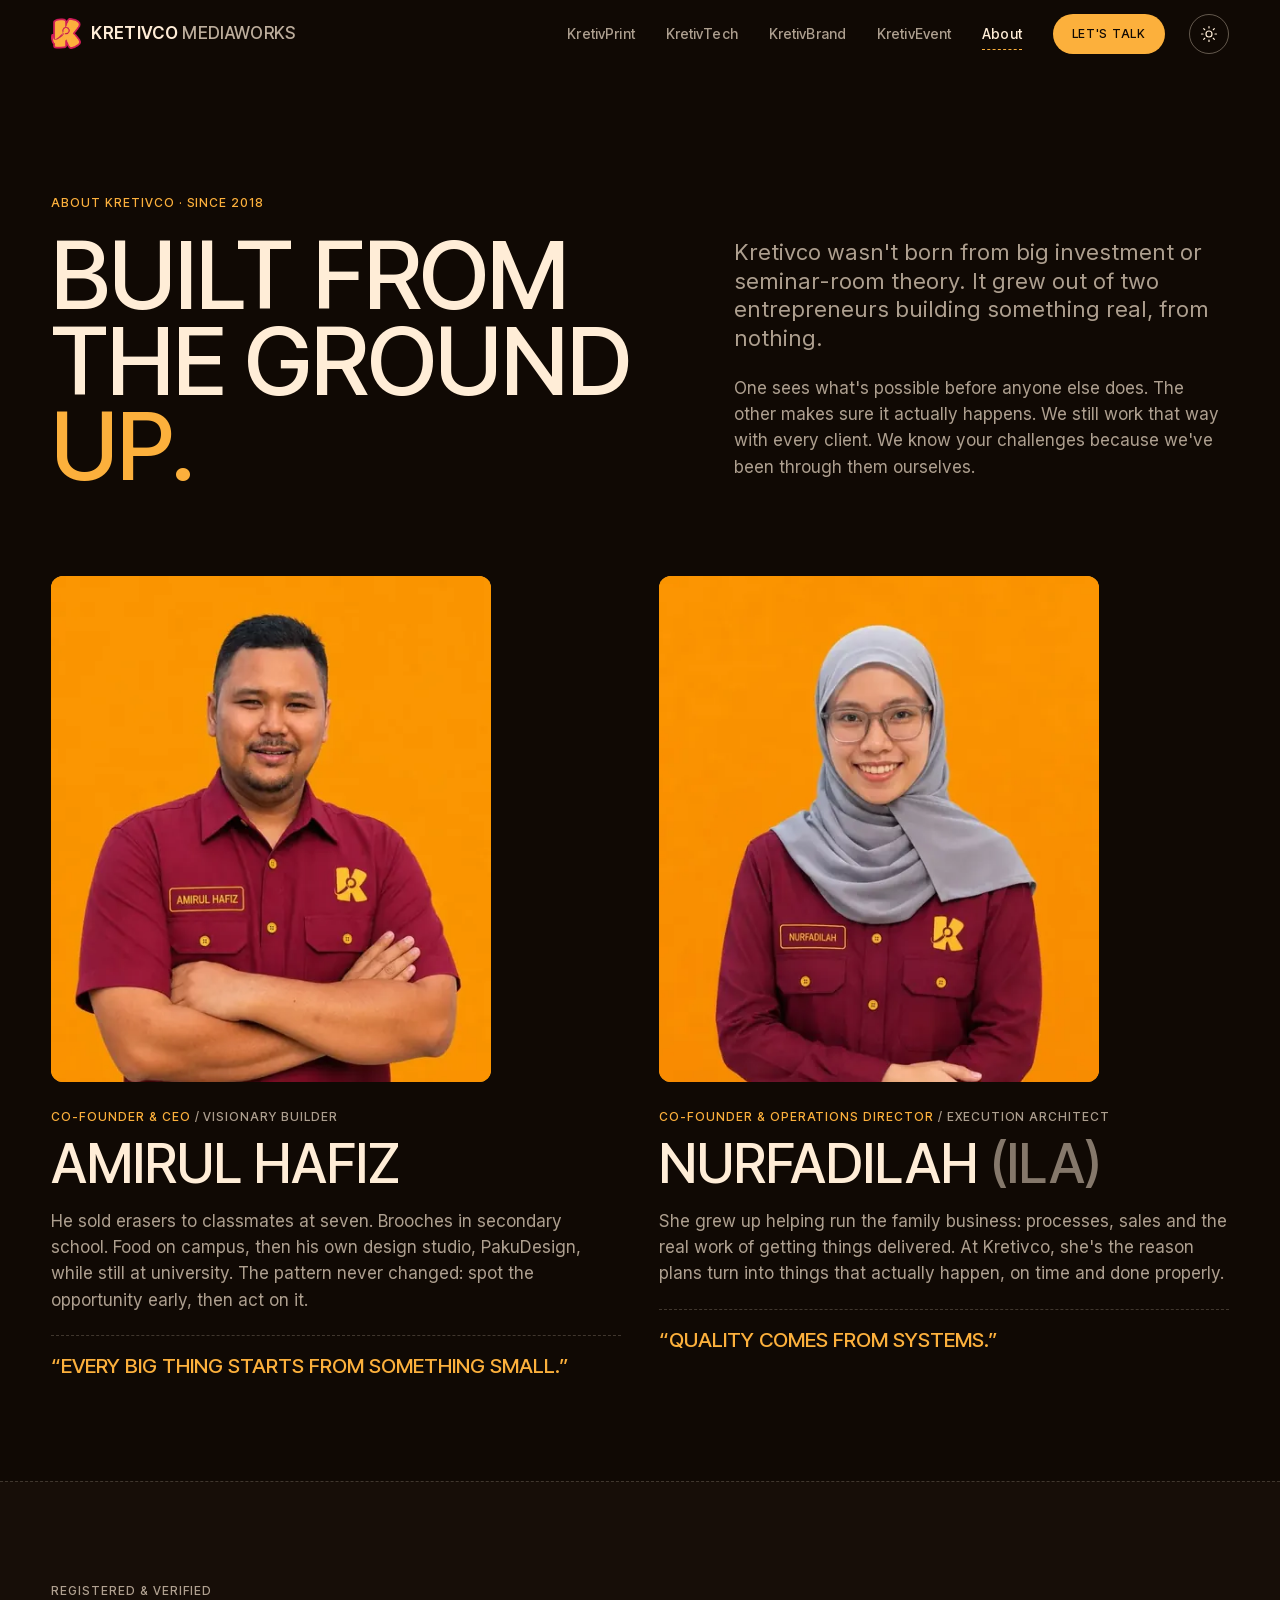
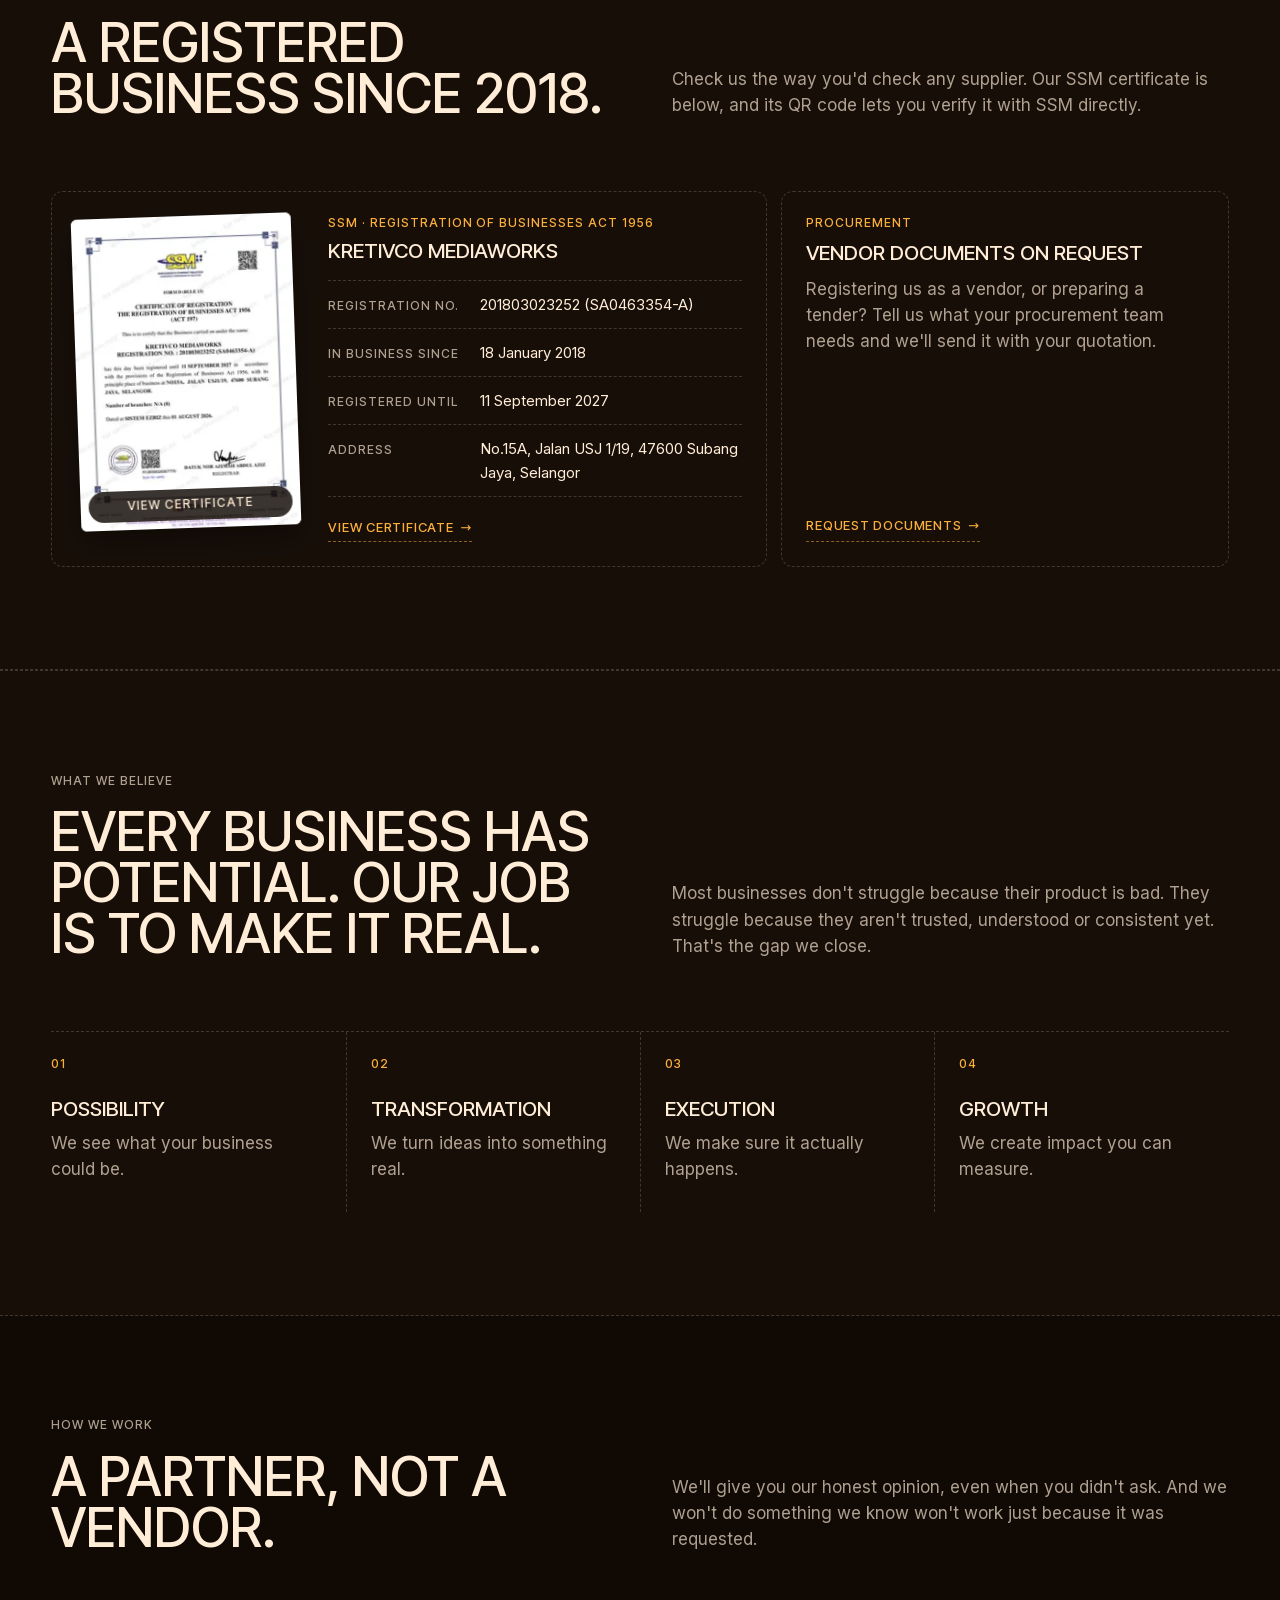
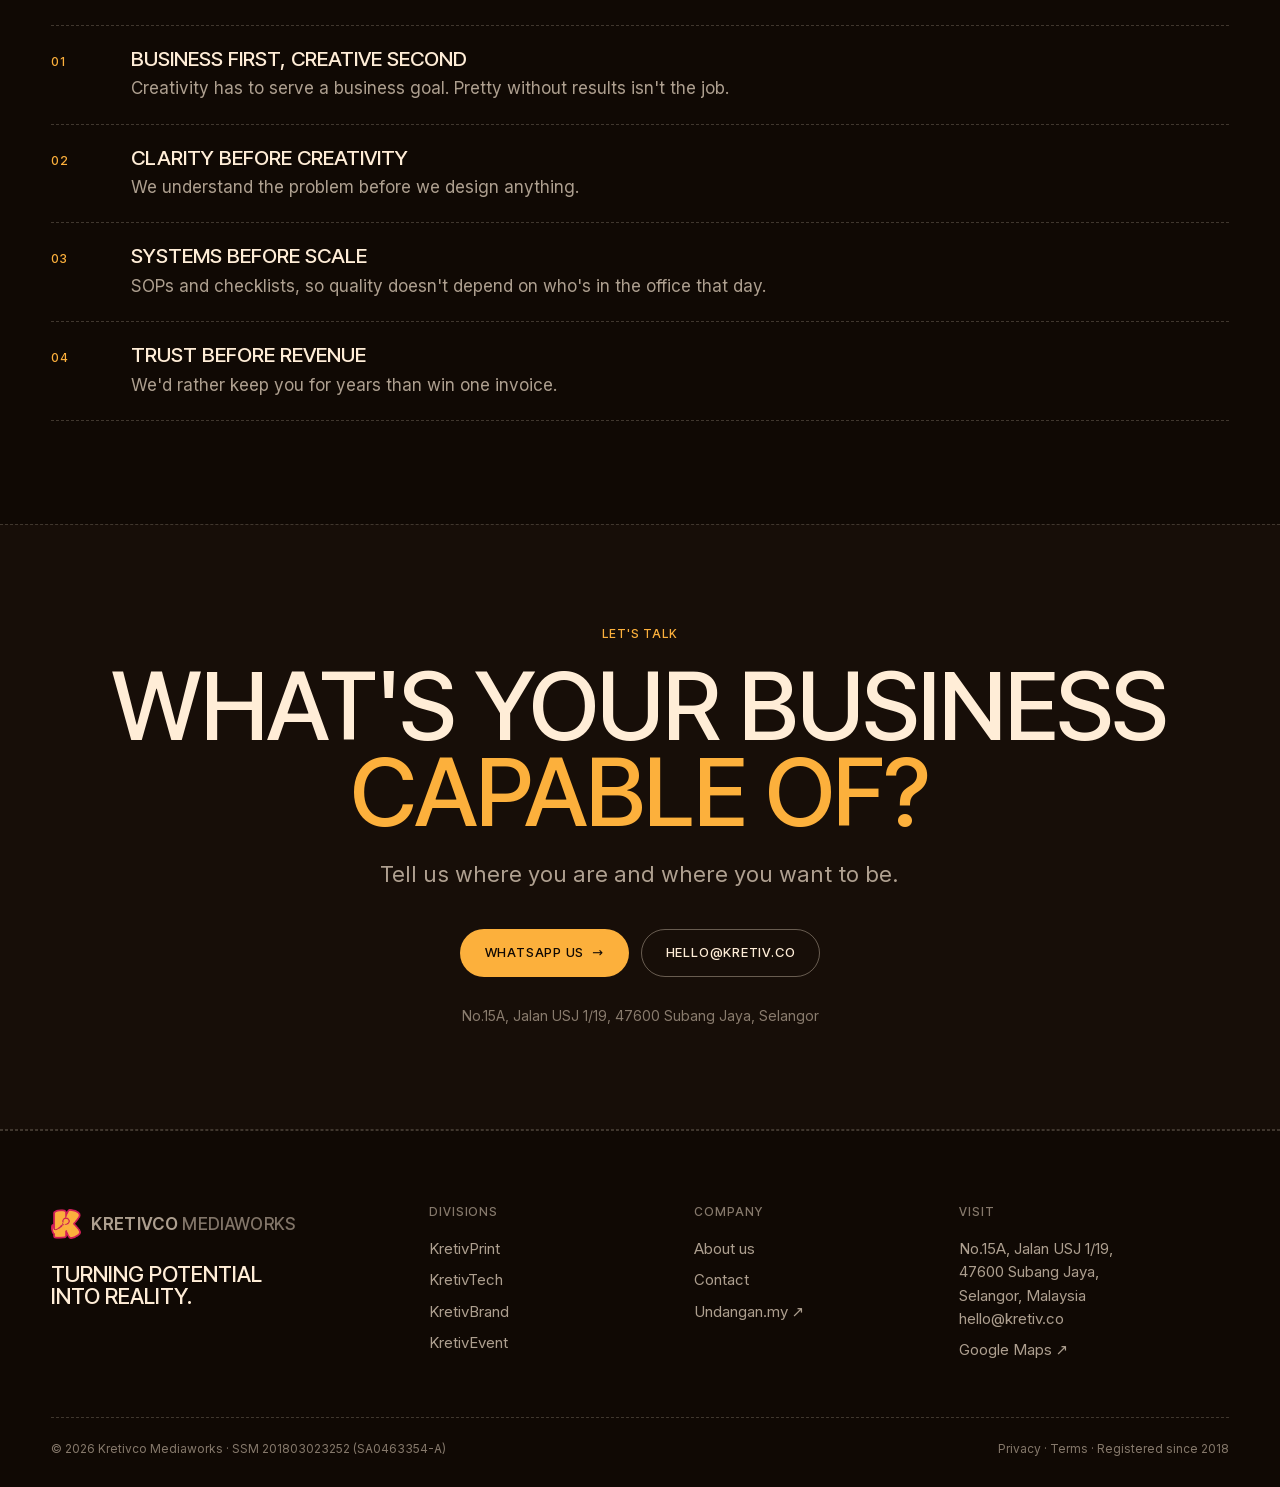
<file: about/index.html>
<!doctype html>
<html lang="en">
<head>
  <meta charset="utf-8">
  <meta name="viewport" content="width=device-width, initial-scale=1, viewport-fit=cover">
  <title>About Us | Kretivco</title>
  <meta name="description" content="Kretivco was built from the ground up by Amirul Hafiz and Nurfadilah. One sees what's possible. The other makes it happen.">
  <meta name="theme-color" content="#100904">
  <script>try{var t=localStorage.getItem('kretivco-theme');if(t==='light'){document.documentElement.dataset.theme='light';document.querySelector('meta[name=theme-color]').content='#ffffff'}}catch(e){}</script>
  <meta http-equiv="Content-Security-Policy" content="default-src 'self'; script-src 'self' 'sha256-zreNfp1ZKjCPOH6FQf/X+W+k1KMsJ3bfbVcNXlpHHTM='; style-src 'self' 'unsafe-inline'; img-src 'self' data:; font-src 'self'; connect-src 'self'; object-src 'none'; base-uri 'self'; form-action 'self'; upgrade-insecure-requests">
  <link rel="preload" href="/assets/fonts/inter-latin.woff2" as="font" type="font/woff2" crossorigin>
  <link rel="preload" href="/assets/fonts/inter-tight-latin.woff2" as="font" type="font/woff2" crossorigin>
  <link rel="canonical" href="https://kretiv.co/about/">
  <meta property="og:type" content="website">
  <meta property="og:site_name" content="Kretivco">
  <meta property="og:title" content="About Kretivco">
  <meta property="og:description" content="Built by entrepreneurs, for entrepreneurs.">
  <meta property="og:image" content="https://kretiv.co/assets/og.jpg">
  <meta name="twitter:card" content="summary_large_image">
  <link rel="icon" type="image/png" href="/assets/favicon.png?v=2">
  <link rel="apple-touch-icon" href="/assets/apple-touch-icon.png">
  <link rel="stylesheet" href="/css/site.css?v=c3e87ed2">
  <link rel="stylesheet" href="/css/about.css?v=abfbba63">
</head>
<body>
<a class="skip" href="#main">Skip to content</a>

<header class="nav">
  <div class="wrap nav__inner">
    <a href="/" class="brand" aria-label="Kretivco Mediaworks home">
      <img src="/assets/k-logo.webp" srcset="/assets/k-logo-96.webp 96w, /assets/k-logo-240.webp 240w, /assets/k-logo.webp 501w" sizes="30px" alt="" width="30" height="31">
      <span>Kretivco <small>Mediaworks</small></span>
    </a>
    <button class="nav__toggle" aria-expanded="false" aria-controls="nav-links"><i></i>Menu</button>
    <nav class="nav__links" id="nav-links" aria-label="Main">
      <a href="/kretivprint/">KretivPrint</a>
      <a href="/kretivtech/">KretivTech</a>
      <a href="/kretivbrand/">KretivBrand</a>
      <a href="/kretivevent/">KretivEvent</a>
      <a href="/about/" aria-current="page">About</a>
      <a href="#talk" class="btn btn--gold">Let's talk</a>
    </nav>
    <button class="theme-toggle" type="button" data-theme-toggle aria-label="Switch to white theme">
      <svg class="sun" viewBox="0 0 24 24" aria-hidden="true"><circle cx="12" cy="12" r="4"/><path d="M12 2v2M12 20v2M4.9 4.9l1.4 1.4M17.7 17.7l1.4 1.4M2 12h2M20 12h2M4.9 19.1l1.4-1.4M17.7 6.3l1.4-1.4"/></svg>
      <svg class="moon" viewBox="0 0 24 24" aria-hidden="true"><path d="M20 14.5A8 8 0 0 1 9.5 4a8 8 0 1 0 10.5 10.5z"/></svg>
    </button>
  </div>
</header>

<main id="main">
  <section class="page-head">
    <div class="wrap a-head">
      <div>
        <span class="label label--gold">About Kretivco · Since 2018</span>
        <h1 class="display">Built from the ground <span class="gold">up.</span></h1>
      </div>
      <div class="a-head__story">
        <p class="lead">Kretivco wasn't born from big investment or seminar-room theory. It grew out of two entrepreneurs building something real, from nothing.</p>
        <p class="body">One sees what's possible before anyone else does. The other makes sure it actually happens. We still work that way with every client. We know your challenges because we've been through them ourselves.</p>
      </div>
    </div>
  </section>

  <!-- Founders -->
  <section class="section section--tight" aria-labelledby="founders-title">
    <div class="wrap">
      <h2 class="sr-only" id="founders-title">Founders</h2>
      <div class="founders">
        <article class="founder reveal">
          <figure class="founder__photo"><img src="/assets/team/amirul.webp" srcset="/assets/team/amirul-96.webp 96w, /assets/team/amirul-240.webp 240w, /assets/team/amirul-480.webp 480w, /assets/team/amirul.webp 799w" sizes="(max-width: 860px) 92vw, 440px" alt="Amirul Hafiz, Co-Founder and CEO of Kretivco" width="799" height="1200" loading="lazy"></figure>
          <div class="founder__text">
            <p class="label"><span class="gold">Co-Founder &amp; CEO</span> / Visionary builder</p>
            <h3 class="h2">Amirul Hafiz</h3>
            <p class="body">He sold erasers to classmates at seven. Brooches in secondary school. Food on campus, then his own design studio, PakuDesign, while still at university. The pattern never changed: spot the opportunity early, then act on it.</p>
            <blockquote>“Every big thing starts from something small.”</blockquote>
          </div>
        </article>
        <article class="founder reveal">
          <figure class="founder__photo"><img src="/assets/team/ila.webp" srcset="/assets/team/ila-96.webp 96w, /assets/team/ila-240.webp 240w, /assets/team/ila-480.webp 480w, /assets/team/ila.webp 799w" sizes="(max-width: 860px) 92vw, 440px" alt="Nurfadilah, Co-Founder and Operations Director of Kretivco" width="799" height="1200" loading="lazy"></figure>
          <div class="founder__text">
            <p class="label"><span class="gold">Co-Founder &amp; Operations Director</span> / Execution architect</p>
            <h3 class="h2">Nurfadilah <span class="nick">(Ila)</span></h3>
            <p class="body">She grew up helping run the family business: processes, sales and the real work of getting things delivered. At Kretivco, she's the reason plans turn into things that actually happen, on time and done properly.</p>
            <blockquote>“Quality comes from systems.”</blockquote>
          </div>
        </article>
      </div>
    </div>
  </section>

  <!-- Credentials -->
  <section class="section section--band" id="credentials" aria-labelledby="cred-title">
    <div class="wrap">
      <div class="section__head">
        <div>
          <span class="label">Registered &amp; verified</span>
          <h2 class="h2" id="cred-title">A registered business since 2018.</h2>
        </div>
        <p class="body">Check us the way you'd check any supplier. Our SSM certificate is below, and its QR code lets you verify it with SSM directly.</p>
      </div>
      <div class="creds">
        <article class="cred reveal">
          <button class="cred__doc" type="button" data-dialog="cert-ssm" aria-label="View SSM certificate of registration">
            <img src="/assets/certs/ssm-certificate-thumb.webp" srcset="/assets/certs/ssm-certificate-thumb-96.webp 96w, /assets/certs/ssm-certificate-thumb-240.webp 240w, /assets/certs/ssm-certificate-thumb.webp 480w" sizes="(max-width: 860px) 65vw, 231px" alt="" width="480" height="679" loading="lazy">
            <span class="cred__zoom label">View certificate</span>
          </button>
          <div class="cred__text">
            <p class="label label--gold">SSM · Registration of Businesses Act 1956</p>
            <h3 class="h3">Kretivco Mediaworks</h3>
            <dl class="spec">
              <div><dt class="label">Registration no.</dt><dd>201803023252 (SA0463354-A)</dd></div>
              <div><dt class="label">In business since</dt><dd>18 January 2018</dd></div>
              <div><dt class="label">Registered until</dt><dd>11 September 2027</dd></div>
              <div><dt class="label">Address</dt><dd>No.15A, Jalan USJ 1/19, 47600 Subang Jaya, Selangor</dd></div>
            </dl>
            <button class="link" type="button" data-dialog="cert-ssm">View certificate <span aria-hidden="true">→</span></button>
          </div>
        </article>
        <article class="cred cred--ask reveal">
          <!-- MOF/ISO: rename this card back to "MOF & ISO" once the certificates are in hand -->
          <p class="label label--gold">Procurement</p>
          <h3 class="h3">Vendor documents on request</h3>
          <p class="body">Registering us as a vendor, or preparing a tender? Tell us what your procurement team needs and we'll send it with your quotation.</p>
          <a href="#talk" data-wa="Hi Kretivco, could you send your company documents for our vendor registration?" class="link">Request documents <span aria-hidden="true">→</span></a>
        </article>
      </div>
    </div>
    <dialog class="cert-dialog" id="cert-ssm" aria-label="SSM certificate of registration">
      <button class="cert-dialog__close" type="button" data-close aria-label="Close">×</button>
      <img src="/assets/certs/ssm-certificate.webp" alt="SSM Certificate of Registration for Kretivco Mediaworks, registration number 201803023252 (SA0463354-A), registered until 11 September 2027" width="1200" height="1697" loading="lazy">
    </dialog>
  </section>

  <!-- Pillars -->
  <section class="section section--band" aria-labelledby="believe-title">
    <div class="wrap">
      <div class="section__head">
        <div>
          <span class="label">What we believe</span>
          <h2 class="h2" id="believe-title">Every business has potential. Our job is to make it real.</h2>
        </div>
        <p class="body">Most businesses don't struggle because their product is bad. They struggle because they aren't trusted, understood or consistent yet. That's the gap we close.</p>
      </div>
      <ol class="pillars">
        <li class="reveal"><span class="n">01</span><h3 class="h3">Possibility</h3><p>We see what your business could be.</p></li>
        <li class="reveal"><span class="n">02</span><h3 class="h3">Transformation</h3><p>We turn ideas into something real.</p></li>
        <li class="reveal"><span class="n">03</span><h3 class="h3">Execution</h3><p>We make sure it actually happens.</p></li>
        <li class="reveal"><span class="n">04</span><h3 class="h3">Growth</h3><p>We create impact you can measure.</p></li>
      </ol>
    </div>
  </section>

  <!-- Principles -->
  <section class="section" aria-labelledby="work-title">
    <div class="wrap">
      <div class="section__head">
        <div>
          <span class="label">How we work</span>
          <h2 class="h2" id="work-title">A partner, not a vendor.</h2>
        </div>
        <p class="body">We'll give you our honest opinion, even when you didn't ask. And we won't do something we know won't work just because it was requested.</p>
      </div>
      <ul class="rows reveal">
        <li><span class="n">01</span><div><h3 class="h3">Business first, creative second</h3><p>Creativity has to serve a business goal. Pretty without results isn't the job.</p></div></li>
        <li><span class="n">02</span><div><h3 class="h3">Clarity before creativity</h3><p>We understand the problem before we design anything.</p></div></li>
        <li><span class="n">03</span><div><h3 class="h3">Systems before scale</h3><p>SOPs and checklists, so quality doesn't depend on who's in the office that day.</p></div></li>
        <li><span class="n">04</span><div><h3 class="h3">Trust before revenue</h3><p>We'd rather keep you for years than win one invoice.</p></div></li>
      </ul>
    </div>
  </section>

  <!-- CTA -->
  <section class="section section--band cta" id="talk" aria-labelledby="talk-title">
    <div class="wrap">
      <p class="label label--gold">Let's talk</p>
      <h2 class="display" id="talk-title">What's your business <span class="gold">capable of?</span></h2>
      <p class="lead">Tell us where you are and where you want to be.</p>
      <div class="btns">
        <a href="#talk" data-wa class="btn btn--gold">WhatsApp us <span class="arrow" aria-hidden="true">→</span></a>
        <a href="#talk" data-email class="btn btn--ghost">Email us</a>
      </div>
      <p class="cta__meta">No.15A, Jalan USJ 1/19, 47600 Subang Jaya, Selangor</p>
    </div>
  </section>
</main>

<footer class="footer">
  <div class="wrap">
    <div class="footer__grid">
      <div>
        <a href="/" class="brand"><img src="/assets/k-logo.webp" srcset="/assets/k-logo-96.webp 96w, /assets/k-logo-240.webp 240w, /assets/k-logo.webp 501w" sizes="30px" alt="" width="30" height="31"><span>Kretivco <small>Mediaworks</small></span></a>
        <p class="footer__mantra">Turning potential into reality.</p>
      </div>
      <div>
        <h4>Divisions</h4>
        <ul>
          <li><a href="/kretivprint/">KretivPrint</a></li>
          <li><a href="/kretivtech/">KretivTech</a></li>
          <li><a href="/kretivbrand/">KretivBrand</a></li>
          <li><a href="/kretivevent/">KretivEvent</a></li>
        </ul>
      </div>
      <div>
        <h4>Company</h4>
        <ul>
          <li><a href="/about/">About us</a></li>
          <li><a href="/#contact">Contact</a></li>
          <li><a href="https://undangan.my" target="_blank" rel="noopener">Undangan.my <span aria-hidden="true">↗</span></a></li>
        </ul>
      </div>
      <div>
        <h4>Visit</h4>
        <address>No.15A, Jalan USJ 1/19,<br>47600 Subang Jaya,<br>Selangor, Malaysia</address>
        <ul class="footer__links">
          <li><a href="/#contact" data-email>Email</a></li>
          <li><a href="https://maps.google.com/?q=No.15A+Jalan+USJ+1%2F19+47600+Subang+Jaya+Selangor" target="_blank" rel="noopener">Google Maps <span aria-hidden="true">↗</span></a></li>
        </ul>
      </div>
    </div>
    <div class="footer__bottom">
      <span>© <span id="year">2026</span> Kretivco Mediaworks · SSM 201803023252 (SA0463354-A)</span>
      <span class="footer__legal"><a href="/privacy/">Privacy</a> · <a href="/terms/">Terms</a> · <a href="/about/#credentials">Registered since 2018</a></span>
    </div>
  </div>
</footer>

<script src="/js/site.js?v=295a12ff"></script>
</body>
</html>
</file>
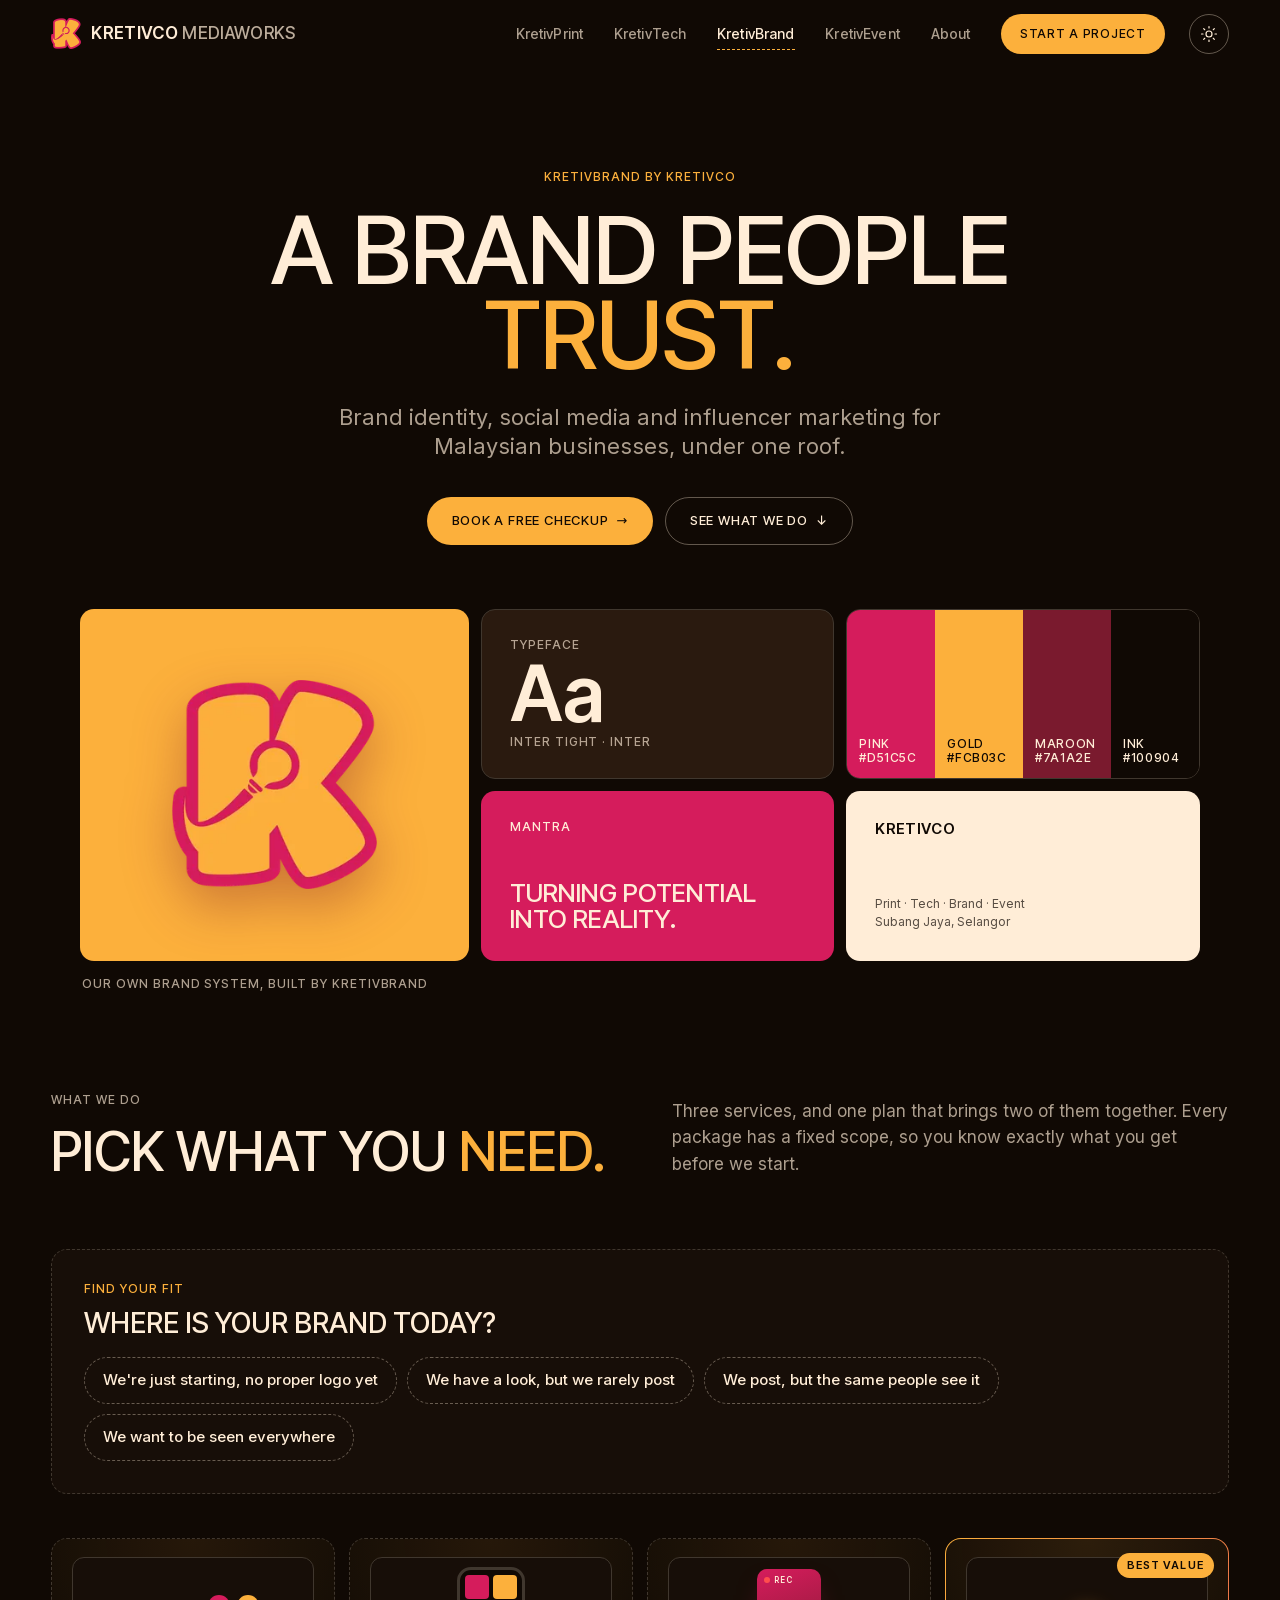
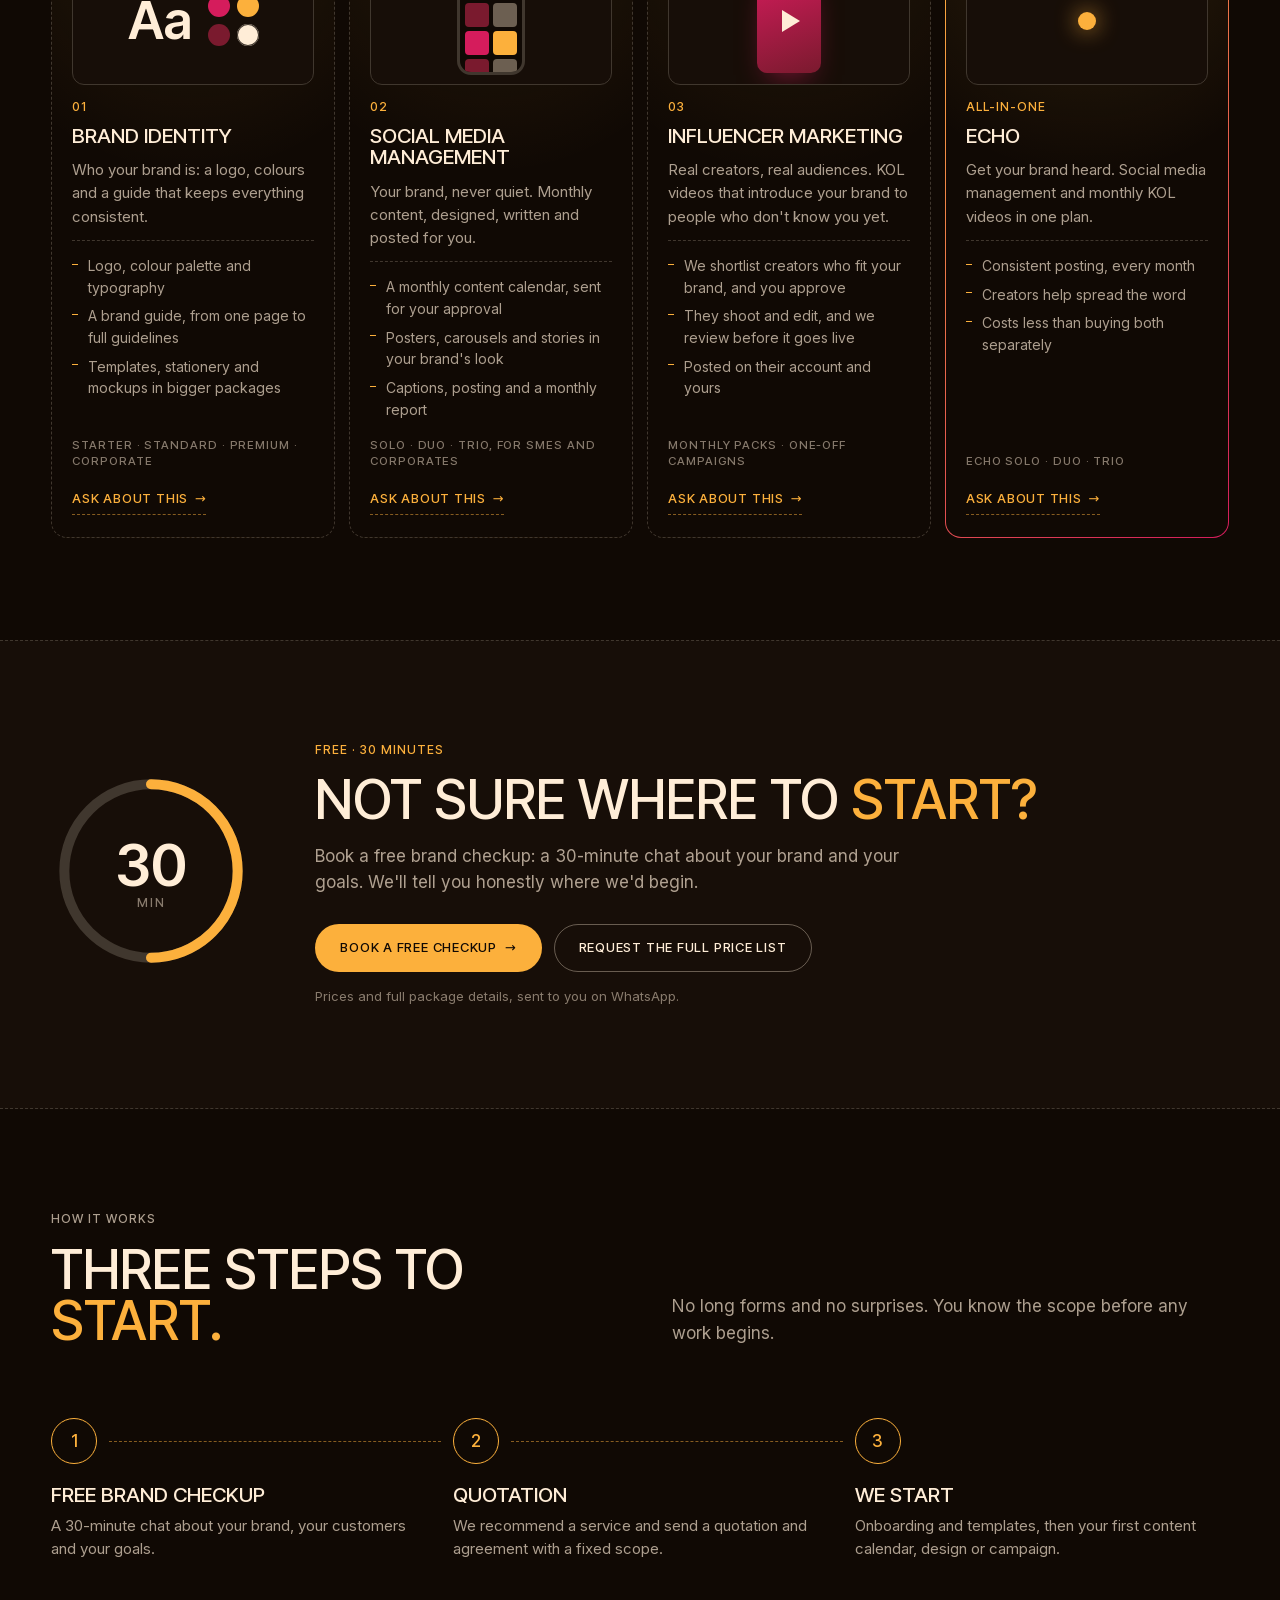
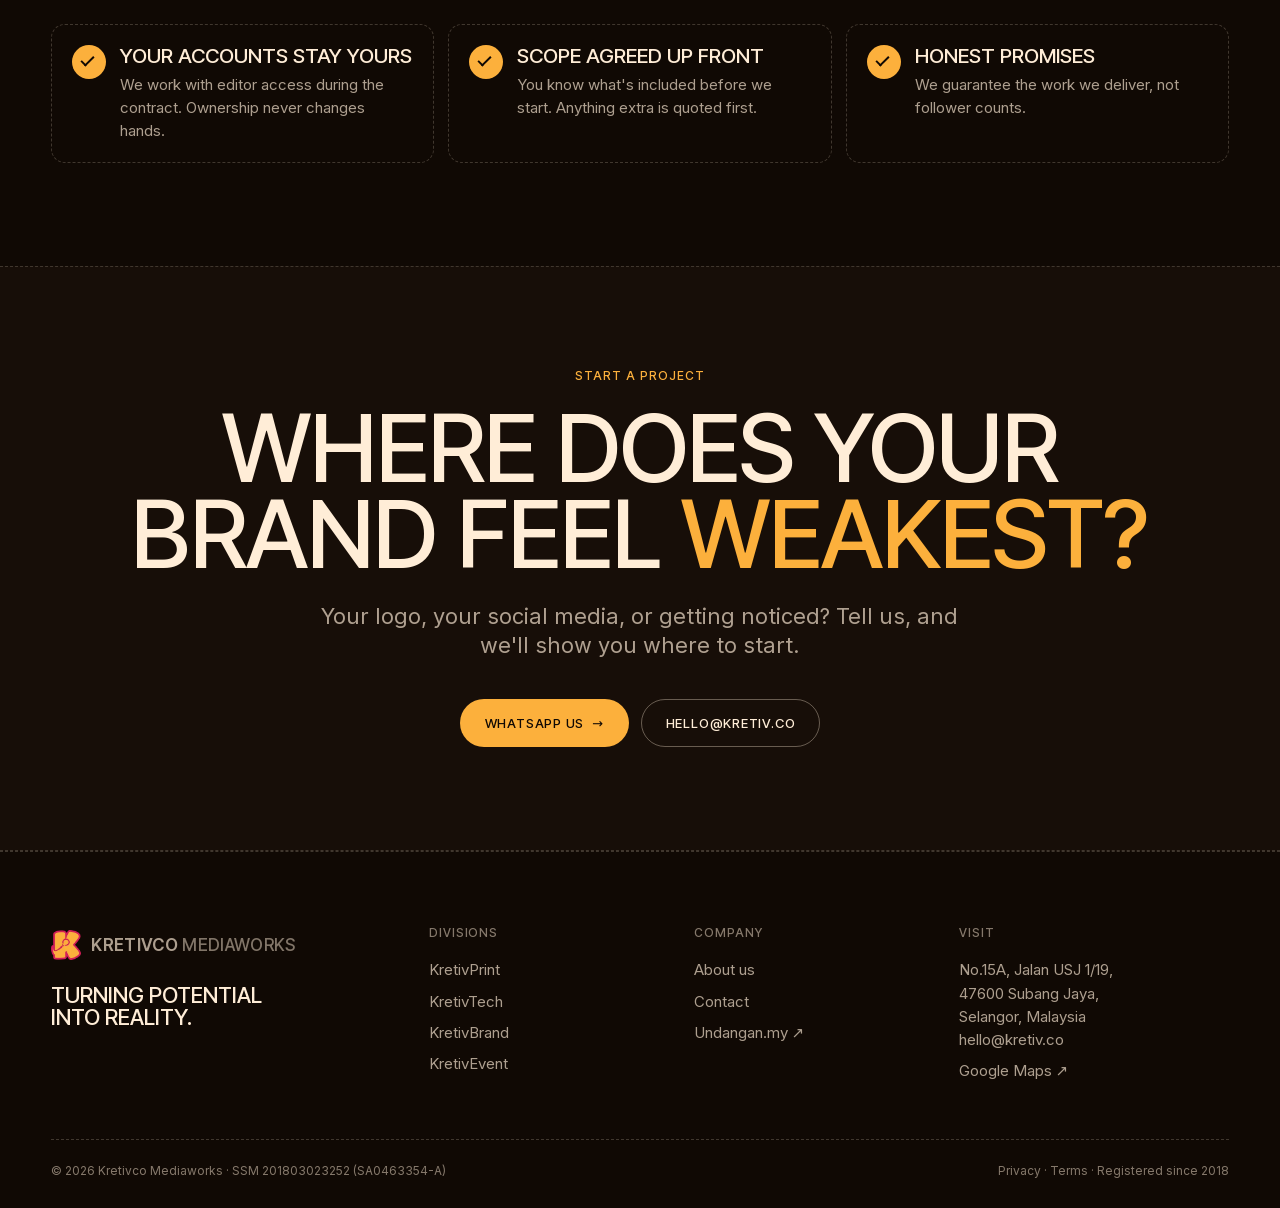
<file: kretivbrand/index.html>
<!doctype html>
<html lang="en">
<head>
  <meta charset="utf-8">
  <meta name="viewport" content="width=device-width, initial-scale=1, viewport-fit=cover">
  <title>KretivBrand by Kretivco | A Brand People Trust</title>
  <meta name="description" content="KretivBrand by Kretivco: brand identity, social media management and influencer (KOL) marketing for Malaysian businesses, under one roof.">
  <meta name="theme-color" content="#100904">
  <script>try{var t=localStorage.getItem('kretivco-theme');if(t==='light'){document.documentElement.dataset.theme='light';document.querySelector('meta[name=theme-color]').content='#ffffff'}}catch(e){}</script>
  <meta http-equiv="Content-Security-Policy" content="default-src 'self'; script-src 'self' 'sha256-zreNfp1ZKjCPOH6FQf/X+W+k1KMsJ3bfbVcNXlpHHTM='; style-src 'self' 'unsafe-inline'; img-src 'self' data:; font-src 'self'; connect-src 'self'; object-src 'none'; base-uri 'self'; form-action 'self'; upgrade-insecure-requests">
  <link rel="preload" href="/assets/fonts/inter-latin.woff2" as="font" type="font/woff2" crossorigin>
  <link rel="preload" href="/assets/fonts/inter-tight-latin.woff2" as="font" type="font/woff2" crossorigin>
  <link rel="canonical" href="https://kretiv.co/kretivbrand/">
  <meta property="og:type" content="website">
  <meta property="og:site_name" content="Kretivco">
  <meta property="og:title" content="KretivBrand | A Brand People Trust">
  <meta property="og:description" content="Brand identity, social media and influencer marketing, under one roof.">
  <meta property="og:image" content="https://kretiv.co/assets/og/og-brand.jpg">
  <meta property="og:image:width" content="1200">
  <meta property="og:image:height" content="630">
  <meta name="twitter:card" content="summary_large_image">
  <link rel="icon" type="image/png" href="/assets/favicon.png?v=2">
  <link rel="apple-touch-icon" href="/assets/apple-touch-icon.png">
  <link rel="stylesheet" href="/css/site.css?v=c3e87ed2">
  <link rel="stylesheet" href="/css/print.css?v=1d0e4923">
  <link rel="stylesheet" href="/css/dept.css?v=580dc125">
  <script type="application/ld+json">
[
  {
    "@context": "https://schema.org",
    "@type": "BreadcrumbList",
    "itemListElement": [
      {
        "@type": "ListItem",
        "position": 1,
        "name": "Kretivco",
        "item": "https://kretiv.co/"
      },
      {
        "@type": "ListItem",
        "position": 2,
        "name": "KretivBrand",
        "item": "https://kretiv.co/kretivbrand/"
      }
    ]
  },
  {
    "@context": "https://schema.org",
    "@type": "Service",
    "name": "KretivBrand",
    "url": "https://kretiv.co/kretivbrand/",
    "provider": {
      "@id": "https://kretiv.co/#business"
    },
    "areaServed": "MY",
    "hasOfferCatalog": {
      "@type": "OfferCatalog",
      "name": "KretivBrand",
      "itemListElement": [
        {
          "@type": "Offer",
          "itemOffered": {
            "@type": "Service",
            "name": "Brand identity"
          }
        },
        {
          "@type": "Offer",
          "itemOffered": {
            "@type": "Service",
            "name": "Social media management"
          }
        },
        {
          "@type": "Offer",
          "itemOffered": {
            "@type": "Service",
            "name": "Influencer (KOL) marketing"
          }
        },
        {
          "@type": "Offer",
          "itemOffered": {
            "@type": "Service",
            "name": "ECHO: social media and KOL videos in one plan"
          }
        }
      ]
    }
  }
]
  </script>
</head>
<body>
<a class="skip" href="#main">Skip to content</a>

<header class="nav">
  <div class="wrap nav__inner">
    <a href="/" class="brand" aria-label="Kretivco Mediaworks home">
      <img src="/assets/k-logo.webp" srcset="/assets/k-logo-96.webp 96w, /assets/k-logo-240.webp 240w, /assets/k-logo.webp 501w" sizes="30px" alt="" width="30" height="31">
      <span>Kretivco <small>Mediaworks</small></span>
    </a>
    <button class="nav__toggle" aria-expanded="false" aria-controls="nav-links"><i></i>Menu</button>
    <nav class="nav__links" id="nav-links" aria-label="Main">
      <a href="/kretivprint/">KretivPrint</a>
      <a href="/kretivtech/">KretivTech</a>
      <a href="/kretivbrand/" aria-current="page">KretivBrand</a>
      <a href="/kretivevent/">KretivEvent</a>
      <a href="/about/">About</a>
      <a href="#talk" class="btn btn--gold">Start a project</a>
    </nav>
    <button class="theme-toggle" type="button" data-theme-toggle aria-label="Switch to white theme">
      <svg class="sun" viewBox="0 0 24 24" aria-hidden="true"><circle cx="12" cy="12" r="4"/><path d="M12 2v2M12 20v2M4.9 4.9l1.4 1.4M17.7 17.7l1.4 1.4M2 12h2M20 12h2M4.9 19.1l1.4-1.4M17.7 6.3l1.4-1.4"/></svg>
      <svg class="moon" viewBox="0 0 24 24" aria-hidden="true"><path d="M20 14.5A8 8 0 0 1 9.5 4a8 8 0 1 0 10.5 10.5z"/></svg>
    </button>
  </div>
</header>

<main id="main">
  <section class="p-hero">
    <div class="wrap p-hero__text">
      <p class="label label--gold">KretivBrand by Kretivco</p>
      <h1 class="display">A brand people <span class="gold">trust.</span></h1>
      <p class="lead">Brand identity, social media and influencer marketing for Malaysian businesses, under one roof.</p>
      <div class="btns">
        <a href="#talk" data-wa="Hi KretivBrand, I'd like to book a free 30-minute brand checkup." class="btn btn--gold">Book a free checkup <span class="arrow" aria-hidden="true">→</span></a>
        <a href="#services" class="btn btn--ghost">See what we do <span class="arrow" aria-hidden="true">↓</span></a>
      </div>
    </div>
    <div class="d-visual">
      <figure class="board">
        <div class="board__logo"><img src="/assets/k-logo.webp" srcset="/assets/k-logo-96.webp 96w, /assets/k-logo-240.webp 240w, /assets/k-logo.webp 501w" sizes="(max-width: 860px) 30vw, 205px" alt="Kretivco K logo" width="512" height="523"></div>
        <div class="board__type"><span class="label">Typeface</span><b>Aa</b><span class="label">Inter Tight · Inter</span></div>
        <div class="board__swatches" aria-label="Colour palette">
          <span style="background:#D51C5C;color:#ffedd7">Pink<br>#D51C5C</span>
          <span style="background:#FCB03C;color:#100904">Gold<br>#FCB03C</span>
          <span style="background:#7a1a2e;color:#ffedd7">Maroon<br>#7A1A2E</span>
          <span style="background:#100904;color:#ffedd7">Ink<br>#100904</span>
        </div>
        <div class="board__tag"><span class="label" style="color:#ffedd7">Mantra</span><b>Turning potential into reality.</b></div>
        <div class="board__card"><b>Kretivco</b><small>Print · Tech · Brand · Event<br>Subang Jaya, Selangor</small></div>
        <figcaption class="label">Our own brand system, built by KretivBrand</figcaption>
      </figure>
    </div>
  </section>

  <section class="section" id="services" aria-labelledby="svc-title">
    <div class="wrap">
      <div class="section__head">
        <div>
          <span class="label">What we do</span>
          <h2 class="h2" id="svc-title">Pick what you <span class="gold">need.</span></h2>
        </div>
        <p class="body">Three services, and one plan that brings two of them together. Every package has a fixed scope, so you know exactly what you get before we start.</p>
      </div>

      <div class="fit reveal">
        <p class="fit__q" id="fit-q"><span class="label label--gold">Find your fit</span>Where is your brand today?</p>
        <div class="fit__opts" role="group" aria-labelledby="fit-q">
          <button type="button" class="fit__opt" data-fit="identity" aria-pressed="false">We're just starting, no proper logo yet</button>
          <button type="button" class="fit__opt" data-fit="social" aria-pressed="false">We have a look, but we rarely post</button>
          <button type="button" class="fit__opt" data-fit="kol" aria-pressed="false">We post, but the same people see it</button>
          <button type="button" class="fit__opt" data-fit="echo" aria-pressed="false">We want to be seen everywhere</button>
        </div>
        <p class="fit__out" aria-live="polite"></p>
      </div>

      <div class="picks">
        <article class="pick reveal" data-key="identity">
          <div class="pick__art art-identity" aria-hidden="true"><b>Aa</b><span><i></i><i></i><i></i><i></i></span></div>
          <span class="n">01</span>
          <h3 class="h3">Brand Identity</h3>
          <p>Who your brand is: a logo, colours and a guide that keeps everything consistent.</p>
          <ul><li>Logo, colour palette and typography</li><li>A brand guide, from one page to full guidelines</li><li>Templates, stationery and mockups in bigger packages</li></ul>
          <p class="pick__tiers">Starter · Standard · Premium · Corporate</p>
          <a href="#talk" data-wa="Hi KretivBrand, I'm interested in Brand Identity." class="link">Ask about this <span class="arrow" aria-hidden="true">→</span></a>
        </article>
        <article class="pick reveal" data-key="social">
          <div class="pick__art art-social" aria-hidden="true"><div class="feed"><div class="feed__col"><i></i><i></i><i></i><i></i><i></i><i></i><i></i><i></i><i></i><i></i><i></i><i></i></div></div></div>
          <span class="n">02</span>
          <h3 class="h3">Social Media Management</h3>
          <p>Your brand, never quiet. Monthly content, designed, written and posted for you.</p>
          <ul><li>A monthly content calendar, sent for your approval</li><li>Posters, carousels and stories in your brand's look</li><li>Captions, posting and a monthly report</li></ul>
          <p class="pick__tiers">Solo · Duo · Trio, for SMEs and corporates</p>
          <a href="#talk" data-wa="Hi KretivBrand, I'm interested in Social Media Management." class="link">Ask about this <span class="arrow" aria-hidden="true">→</span></a>
        </article>
        <article class="pick reveal" data-key="kol">
          <div class="pick__art art-kol" aria-hidden="true"><div class="vid"><span class="rec">Rec</span><span class="play"></span></div><span class="heart"></span><span class="heart"></span><span class="heart"></span></div>
          <span class="n">03</span>
          <h3 class="h3">Influencer Marketing</h3>
          <p>Real creators, real audiences. KOL videos that introduce your brand to people who don't know you yet.</p>
          <ul><li>We shortlist creators who fit your brand, and you approve</li><li>They shoot and edit, and we review before it goes live</li><li>Posted on their account and yours</li></ul>
          <p class="pick__tiers">Monthly packs · one-off campaigns</p>
          <a href="#talk" data-wa="Hi KretivBrand, I'm interested in Influencer Marketing." class="link">Ask about this <span class="arrow" aria-hidden="true">→</span></a>
        </article>
        <article class="pick reveal pick--echo" data-key="echo"><span class="pick__badge">Best value</span>
          <div class="pick__art art-echo" aria-hidden="true"><i></i><i></i><i></i><b></b></div>
          <span class="n">All-in-one</span>
          <h3 class="h3">ECHO</h3>
          <p>Get your brand heard. Social media management and monthly KOL videos in one plan.</p>
          <ul><li>Consistent posting, every month</li><li>Creators help spread the word</li><li>Costs less than buying both separately</li></ul>
          <p class="pick__tiers">Echo Solo · Duo · Trio</p>
          <a href="#talk" data-wa="Hi KretivBrand, I'm interested in the ECHO plan." class="link">Ask about this <span class="arrow" aria-hidden="true">→</span></a>
        </article>
      </div>
      <div class="picks__dots" aria-hidden="true"><i class="on"></i><i></i><i></i><i></i></div>
    </div>
  </section>

  <section class="section section--band checkup" aria-labelledby="checkup-title">
    <div class="wrap checkup__in">
      <div class="checkup__ring reveal" aria-hidden="true">
        <svg viewBox="0 0 120 120"><circle cx="60" cy="60" r="52"/><circle class="arc" cx="60" cy="60" r="52" pathLength="100"/></svg>
        <b>30<small>min</small></b>
      </div>
      <div class="checkup__text">
        <span class="label label--gold">Free · 30 minutes</span>
        <h2 class="h2" id="checkup-title">Not sure where to <span class="gold">start?</span></h2>
        <p class="body">Book a free brand checkup: a 30-minute chat about your brand and your goals. We'll tell you honestly where we'd begin.</p>
        <div class="btns">
          <a href="#talk" data-wa="Hi KretivBrand, I'd like to book a free 30-minute brand checkup." class="btn btn--gold">Book a free checkup <span class="arrow" aria-hidden="true">→</span></a>
          <a href="#talk" data-wa="Hi KretivBrand, could you send me your full price list?" class="btn btn--ghost">Request the full price list</a>
        </div>
        <p class="checkup__meta">Prices and full package details, sent to you on WhatsApp.</p>
      </div>
    </div>
  </section>

  <section class="section" aria-labelledby="how-title">
    <div class="wrap">
      <div class="section__head">
        <div>
          <span class="label">How it works</span>
          <h2 class="h2" id="how-title">Three steps to <span class="gold">start.</span></h2>
        </div>
        <p class="body">No long forms and no surprises. You know the scope before any work begins.</p>
      </div>
      <ol class="flow reveal">
        <li><span class="flow__n">1</span><h3 class="h3">Free brand checkup</h3><p>A 30-minute chat about your brand, your customers and your goals.</p></li>
        <li><span class="flow__n">2</span><h3 class="h3">Quotation</h3><p>We recommend a service and send a quotation and agreement with a fixed scope.</p></li>
        <li><span class="flow__n">3</span><h3 class="h3">We start</h3><p>Onboarding and templates, then your first content calendar, design or campaign.</p></li>
      </ol>
      <ul class="promise reveal">
        <li><span class="promise__ic" aria-hidden="true"></span><div><h3 class="h3">Your accounts stay yours</h3><p>We work with editor access during the contract. Ownership never changes hands.</p></div></li>
        <li><span class="promise__ic" aria-hidden="true"></span><div><h3 class="h3">Scope agreed up front</h3><p>You know what's included before we start. Anything extra is quoted first.</p></div></li>
        <li><span class="promise__ic" aria-hidden="true"></span><div><h3 class="h3">Honest promises</h3><p>We guarantee the work we deliver, not follower counts.</p></div></li>
      </ul>
    </div>
  </section>
  <!-- OUR WORK: add a client portfolio section here once the company profile is supplied -->

  <section class="section section--band cta" id="talk" aria-labelledby="talk-title">
    <div class="wrap">
      <p class="label label--gold">Start a project</p>
      <h2 class="display" id="talk-title">Where does your brand feel <span class="gold">weakest?</span></h2>
      <p class="lead">Your logo, your social media, or getting noticed? Tell us, and we'll show you where to start.</p>
      <div class="btns">
        <a href="#talk" data-wa="Hi KretivBrand, I'd like help with my brand. Where it feels weakest: " class="btn btn--gold">WhatsApp us <span class="arrow" aria-hidden="true">→</span></a>
        <a href="#talk" data-email class="btn btn--ghost">Email us</a>
      </div>
    </div>
  </section>
</main>

<footer class="footer">
  <div class="wrap">
    <div class="footer__grid">
      <div>
        <a href="/" class="brand"><img src="/assets/k-logo.webp" srcset="/assets/k-logo-96.webp 96w, /assets/k-logo-240.webp 240w, /assets/k-logo.webp 501w" sizes="30px" alt="" width="30" height="31"><span>Kretivco <small>Mediaworks</small></span></a>
        <p class="footer__mantra">Turning potential into reality.</p>
      </div>
      <div>
        <h4>Divisions</h4>
        <ul>
          <li><a href="/kretivprint/">KretivPrint</a></li>
          <li><a href="/kretivtech/">KretivTech</a></li>
          <li><a href="/kretivbrand/">KretivBrand</a></li>
          <li><a href="/kretivevent/">KretivEvent</a></li>
        </ul>
      </div>
      <div>
        <h4>Company</h4>
        <ul>
          <li><a href="/about/">About us</a></li>
          <li><a href="/#contact">Contact</a></li>
          <li><a href="https://undangan.my" target="_blank" rel="noopener">Undangan.my <span aria-hidden="true">↗</span></a></li>
        </ul>
      </div>
      <div>
        <h4>Visit</h4>
        <address>No.15A, Jalan USJ 1/19,<br>47600 Subang Jaya,<br>Selangor, Malaysia</address>
        <ul class="footer__links">
          <li><a href="/#contact" data-email>Email</a></li>
          <li><a href="https://maps.google.com/?q=No.15A+Jalan+USJ+1%2F19+47600+Subang+Jaya+Selangor" target="_blank" rel="noopener">Google Maps <span aria-hidden="true">↗</span></a></li>
        </ul>
      </div>
    </div>
    <div class="footer__bottom">
      <span>© <span id="year">2026</span> Kretivco Mediaworks · SSM 201803023252 (SA0463354-A)</span>
      <span class="footer__legal"><a href="/privacy/">Privacy</a> · <a href="/terms/">Terms</a> · <a href="/about/#credentials">Registered since 2018</a></span>
    </div>
  </div>
</footer>

<script src="/js/site.js?v=295a12ff"></script>
<script src="/js/brand.js?v=aeea3059"></script>
</body>
</html>
</file>
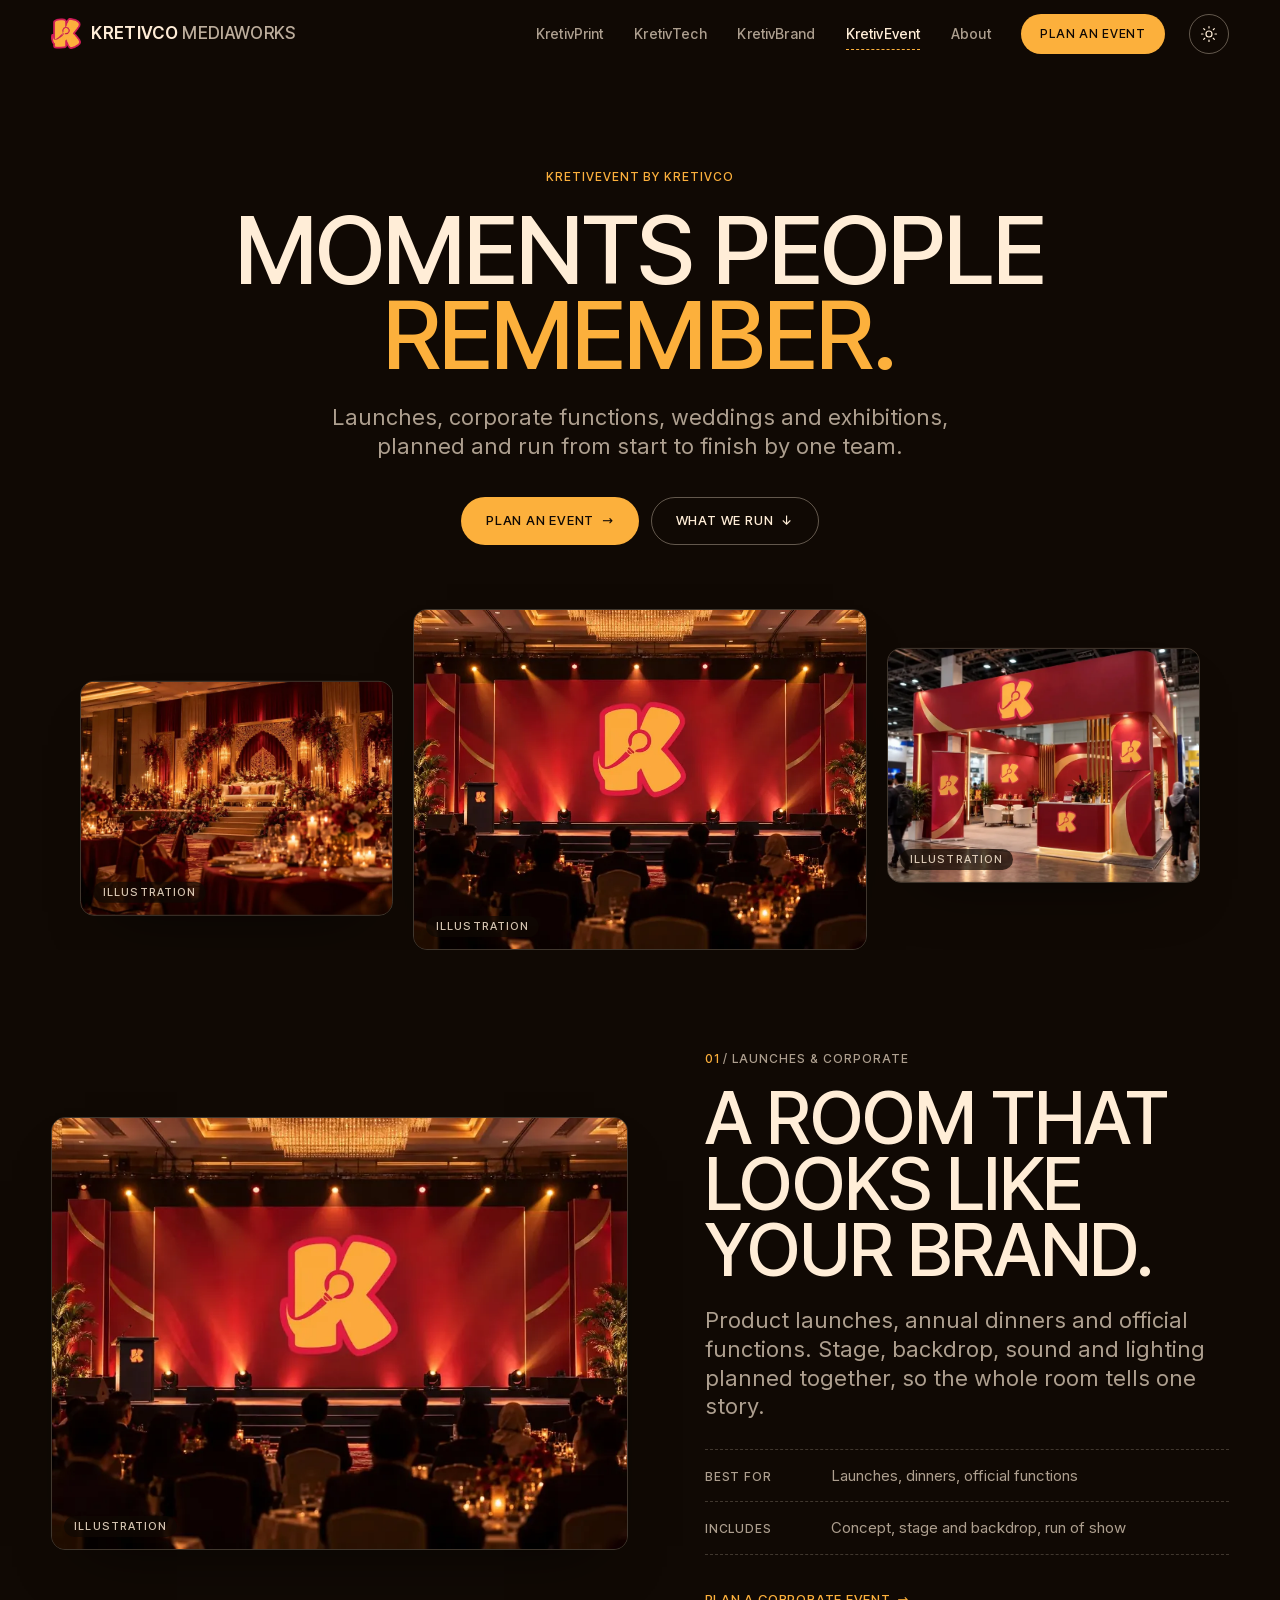
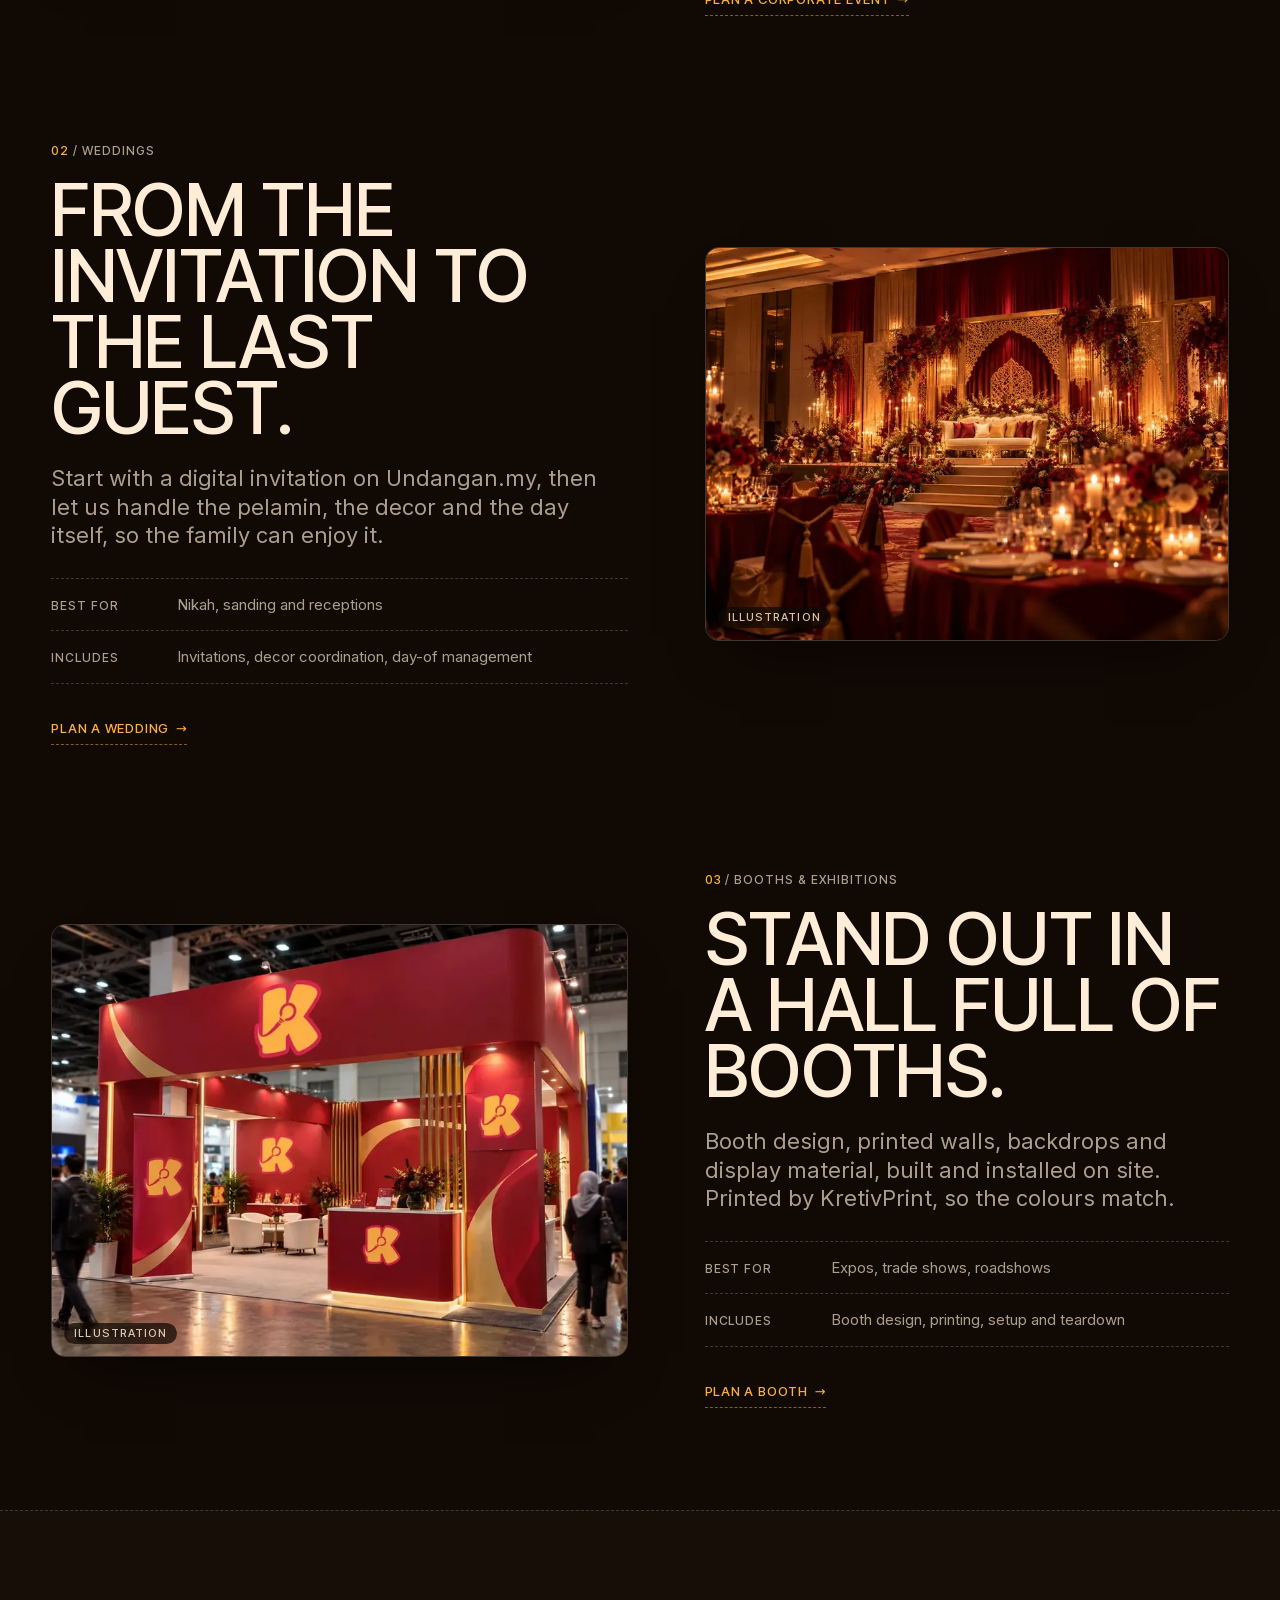
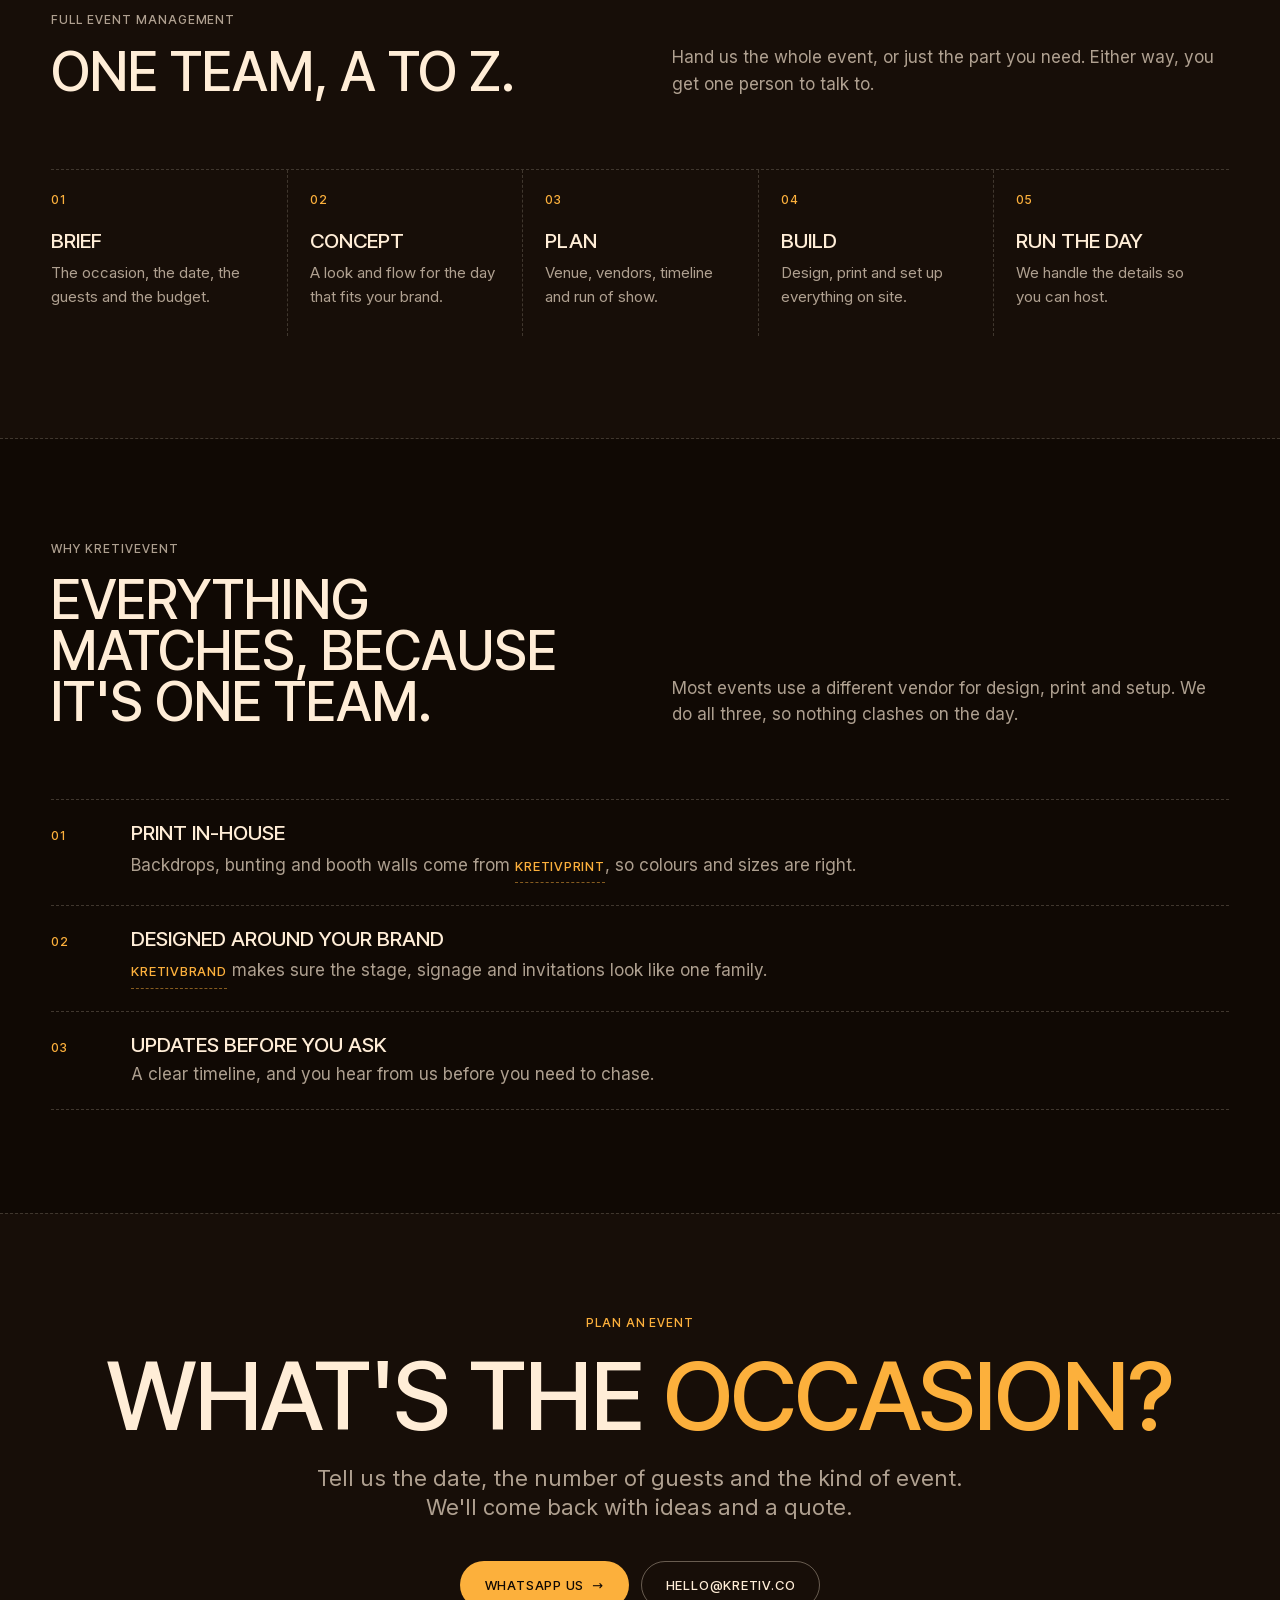
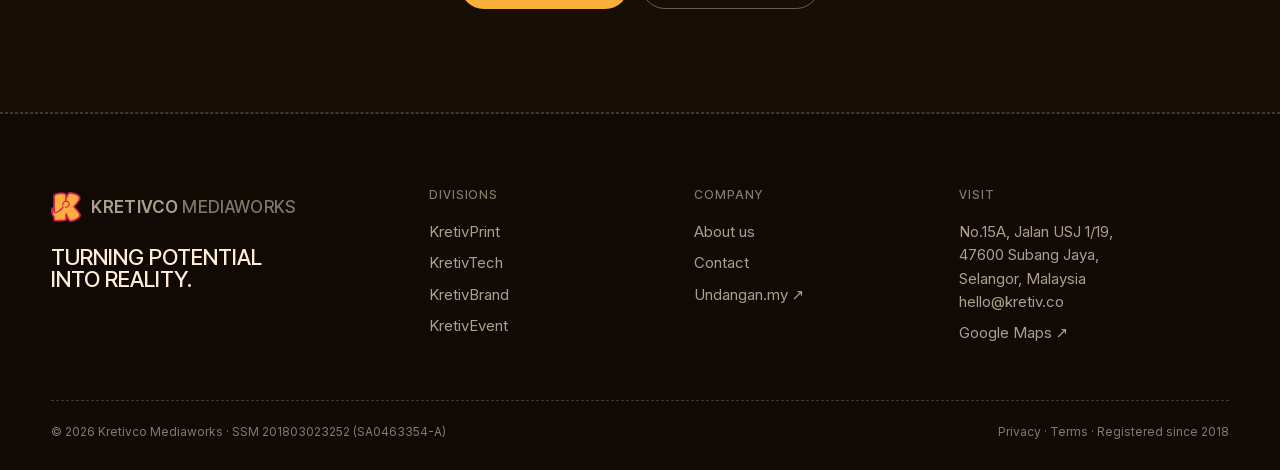
<file: kretivevent/index.html>
<!doctype html>
<html lang="en">
<head>
  <meta charset="utf-8">
  <meta name="viewport" content="width=device-width, initial-scale=1, viewport-fit=cover">
  <title>KretivEvent by Kretivco | Moments People Remember</title>
  <meta name="description" content="KretivEvent plans and runs launches, corporate functions, weddings and exhibition booths, from start to finish.">
  <meta name="theme-color" content="#100904">
  <script>try{var t=localStorage.getItem('kretivco-theme');if(t==='light'){document.documentElement.dataset.theme='light';document.querySelector('meta[name=theme-color]').content='#ffffff'}}catch(e){}</script>
  <meta http-equiv="Content-Security-Policy" content="default-src 'self'; script-src 'self' 'sha256-zreNfp1ZKjCPOH6FQf/X+W+k1KMsJ3bfbVcNXlpHHTM='; style-src 'self' 'unsafe-inline'; img-src 'self' data:; font-src 'self'; connect-src 'self'; object-src 'none'; base-uri 'self'; form-action 'self'; upgrade-insecure-requests">
  <link rel="preload" href="/assets/fonts/inter-latin.woff2" as="font" type="font/woff2" crossorigin>
  <link rel="preload" href="/assets/fonts/inter-tight-latin.woff2" as="font" type="font/woff2" crossorigin>
  <link rel="canonical" href="https://kretiv.co/kretivevent/">
  <meta property="og:type" content="website">
  <meta property="og:site_name" content="Kretivco">
  <meta property="og:title" content="KretivEvent | Moments People Remember">
  <meta property="og:description" content="Launches, corporate functions, weddings and exhibitions, A to Z.">
  <meta property="og:image" content="https://kretiv.co/assets/og/og-event.jpg">
  <meta property="og:image:width" content="1200">
  <meta property="og:image:height" content="630">
  <meta name="twitter:card" content="summary_large_image">
  <link rel="icon" type="image/png" href="/assets/favicon.png?v=2">
  <link rel="apple-touch-icon" href="/assets/apple-touch-icon.png">
  <link rel="stylesheet" href="/css/site.css?v=c3e87ed2">
  <link rel="stylesheet" href="/css/print.css?v=1d0e4923">
  <link rel="stylesheet" href="/css/dept.css?v=580dc125">
  <script type="application/ld+json">
[
  {
    "@context": "https://schema.org",
    "@type": "BreadcrumbList",
    "itemListElement": [
      {
        "@type": "ListItem",
        "position": 1,
        "name": "Kretivco",
        "item": "https://kretiv.co/"
      },
      {
        "@type": "ListItem",
        "position": 2,
        "name": "KretivEvent",
        "item": "https://kretiv.co/kretivevent/"
      }
    ]
  },
  {
    "@context": "https://schema.org",
    "@type": "Service",
    "name": "KretivEvent",
    "url": "https://kretiv.co/kretivevent/",
    "provider": {
      "@id": "https://kretiv.co/#business"
    },
    "areaServed": "MY",
    "hasOfferCatalog": {
      "@type": "OfferCatalog",
      "name": "KretivEvent",
      "itemListElement": [
        {
          "@type": "Offer",
          "itemOffered": {
            "@type": "Service",
            "name": "Launches and corporate events"
          }
        },
        {
          "@type": "Offer",
          "itemOffered": {
            "@type": "Service",
            "name": "Weddings"
          }
        },
        {
          "@type": "Offer",
          "itemOffered": {
            "@type": "Service",
            "name": "Booths and exhibitions"
          }
        },
        {
          "@type": "Offer",
          "itemOffered": {
            "@type": "Service",
            "name": "Full event management"
          }
        }
      ]
    }
  }
]
  </script>
</head>
<body>
<a class="skip" href="#main">Skip to content</a>

<header class="nav">
  <div class="wrap nav__inner">
    <a href="/" class="brand" aria-label="Kretivco Mediaworks home">
      <img src="/assets/k-logo.webp" srcset="/assets/k-logo-96.webp 96w, /assets/k-logo-240.webp 240w, /assets/k-logo.webp 501w" sizes="30px" alt="" width="30" height="31">
      <span>Kretivco <small>Mediaworks</small></span>
    </a>
    <button class="nav__toggle" aria-expanded="false" aria-controls="nav-links"><i></i>Menu</button>
    <nav class="nav__links" id="nav-links" aria-label="Main">
      <a href="/kretivprint/">KretivPrint</a>
      <a href="/kretivtech/">KretivTech</a>
      <a href="/kretivbrand/">KretivBrand</a>
      <a href="/kretivevent/" aria-current="page">KretivEvent</a>
      <a href="/about/">About</a>
      <a href="#talk" class="btn btn--gold">Plan an event</a>
    </nav>
    <button class="theme-toggle" type="button" data-theme-toggle aria-label="Switch to white theme">
      <svg class="sun" viewBox="0 0 24 24" aria-hidden="true"><circle cx="12" cy="12" r="4"/><path d="M12 2v2M12 20v2M4.9 4.9l1.4 1.4M17.7 17.7l1.4 1.4M2 12h2M20 12h2M4.9 19.1l1.4-1.4M17.7 6.3l1.4-1.4"/></svg>
      <svg class="moon" viewBox="0 0 24 24" aria-hidden="true"><path d="M20 14.5A8 8 0 0 1 9.5 4a8 8 0 1 0 10.5 10.5z"/></svg>
    </button>
  </div>
</header>

<main id="main">
  <!-- The event photos are AI illustrations, tagged as such. Swap in real event photos and drop the ill-tag spans. -->
  <section class="p-hero">
    <div class="wrap p-hero__text">
      <p class="label label--gold">KretivEvent by Kretivco</p>
      <h1 class="display">Moments people <span class="gold">remember.</span></h1>
      <p class="lead">Launches, corporate functions, weddings and exhibitions, planned and run from start to finish by one team.</p>
      <div class="btns">
        <a href="#talk" data-wa="Hi KretivEvent, I'd like to plan an event." class="btn btn--gold">Plan an event <span class="arrow" aria-hidden="true">→</span></a>
        <a href="#events" class="btn btn--ghost">What we run <span class="arrow" aria-hidden="true">↓</span></a>
      </div>
    </div>
    <div class="d-visual trio">
      <figure class="frame frame--ill"><img src="/assets/event/wedding.webp" srcset="/assets/event/wedding-96.webp 96w, /assets/event/wedding-240.webp 240w, /assets/event/wedding-480.webp 480w, /assets/event/wedding-800.webp 800w, /assets/event/wedding-1200.webp 1200w, /assets/event/wedding.webp 1400w" sizes="(max-width: 860px) 92vw, 581px" alt="Illustration: wedding pelamin decorated in red and gold" width="1400" height="1050"><span class="ill-tag" aria-hidden="true">Illustration</span></figure>
      <figure class="frame frame--ill"><img src="/assets/event/launch.webp" srcset="/assets/event/launch-96.webp 96w, /assets/event/launch-240.webp 240w, /assets/event/launch-480.webp 480w, /assets/event/launch-800.webp 800w, /assets/event/launch-1200.webp 1200w, /assets/event/launch.webp 1400w" sizes="(max-width: 860px) 92vw, 639px" alt="Illustration: corporate launch stage with a red backdrop and the Kretivco K" width="1400" height="1050"><span class="ill-tag" aria-hidden="true">Illustration</span></figure>
      <figure class="frame frame--ill"><img src="/assets/event/booth.webp" srcset="/assets/event/booth-96.webp 96w, /assets/event/booth-240.webp 240w, /assets/event/booth-480.webp 480w, /assets/event/booth-800.webp 800w, /assets/event/booth-1200.webp 1200w, /assets/event/booth.webp 1400w" sizes="(max-width: 860px) 92vw, 639px" alt="Illustration: exhibition booth in red and gold" width="1400" height="1050"><span class="ill-tag" aria-hidden="true">Illustration</span></figure>
    </div>
  </section>

  <section class="section" id="events" aria-label="Events we run">
    <div class="wrap feats">
      <article class="feat reveal">
        <figure class="frame frame--ill feat__art"><img src="/assets/event/launch.webp" srcset="/assets/event/launch-96.webp 96w, /assets/event/launch-240.webp 240w, /assets/event/launch-480.webp 480w, /assets/event/launch-800.webp 800w, /assets/event/launch-1200.webp 1200w, /assets/event/launch.webp 1400w" sizes="(max-width: 860px) 92vw, 639px" alt="Illustration: launch stage with stage lighting and a seated audience" width="1400" height="1050" loading="lazy"><span class="ill-tag" aria-hidden="true">Illustration</span></figure>
        <div class="feat__text">
          <p class="label"><span class="gold">01</span> / Launches &amp; corporate</p>
          <h2 class="h1">A room that looks like your brand.</h2>
          <p class="lead">Product launches, annual dinners and official functions. Stage, backdrop, sound and lighting planned together, so the whole room tells one story.</p>
          <ul class="spec">
            <li><span class="label">Best for</span><span>Launches, dinners, official functions</span></li>
            <li><span class="label">Includes</span><span>Concept, stage and backdrop, run of show</span></li>
          </ul>
          <a href="#talk" data-wa="Hi KretivEvent, I'm planning a launch or corporate event." class="link">Plan a corporate event <span aria-hidden="true">→</span></a>
        </div>
      </article>
      <article class="feat feat--flip reveal">
        <figure class="frame frame--ill feat__art"><img src="/assets/event/wedding.webp" srcset="/assets/event/wedding-96.webp 96w, /assets/event/wedding-240.webp 240w, /assets/event/wedding-480.webp 480w, /assets/event/wedding-800.webp 800w, /assets/event/wedding-1200.webp 1200w, /assets/event/wedding.webp 1400w" sizes="(max-width: 860px) 92vw, 581px" alt="Illustration: wedding reception with pelamin, candles and red flowers" width="1400" height="1050" loading="lazy"><span class="ill-tag" aria-hidden="true">Illustration</span></figure>
        <div class="feat__text">
          <p class="label"><span class="gold">02</span> / Weddings</p>
          <h2 class="h1">From the invitation to the last guest.</h2>
          <p class="lead">Start with a digital invitation on Undangan.my, then let us handle the pelamin, the decor and the day itself, so the family can enjoy it.</p>
          <ul class="spec">
            <li><span class="label">Best for</span><span>Nikah, sanding and receptions</span></li>
            <li><span class="label">Includes</span><span>Invitations, decor coordination, day-of management</span></li>
          </ul>
          <a href="#talk" data-wa="Hi KretivEvent, I'm planning a wedding." class="link">Plan a wedding <span aria-hidden="true">→</span></a>
        </div>
      </article>
      <article class="feat reveal">
        <figure class="frame frame--ill feat__art"><img src="/assets/event/booth.webp" srcset="/assets/event/booth-96.webp 96w, /assets/event/booth-240.webp 240w, /assets/event/booth-480.webp 480w, /assets/event/booth-800.webp 800w, /assets/event/booth-1200.webp 1200w, /assets/event/booth.webp 1400w" sizes="(max-width: 860px) 92vw, 639px" alt="Illustration: exhibition booth with branded walls, a counter and a seating area" width="1400" height="1050" loading="lazy"><span class="ill-tag" aria-hidden="true">Illustration</span></figure>
        <div class="feat__text">
          <p class="label"><span class="gold">03</span> / Booths &amp; exhibitions</p>
          <h2 class="h1">Stand out in a hall full of booths.</h2>
          <p class="lead">Booth design, printed walls, backdrops and display material, built and installed on site. Printed by KretivPrint, so the colours match.</p>
          <ul class="spec">
            <li><span class="label">Best for</span><span>Expos, trade shows, roadshows</span></li>
            <li><span class="label">Includes</span><span>Booth design, printing, setup and teardown</span></li>
          </ul>
          <a href="#talk" data-wa="Hi KretivEvent, I need a booth for an exhibition." class="link">Plan a booth <span aria-hidden="true">→</span></a>
        </div>
      </article>
    </div>
  </section>

  <section class="section section--band" aria-labelledby="az-title">
    <div class="wrap">
      <div class="section__head">
        <div>
          <span class="label">Full event management</span>
          <h2 class="h2" id="az-title">One team, A to Z.</h2>
        </div>
        <p class="body">Hand us the whole event, or just the part you need. Either way, you get one person to talk to.</p>
      </div>
      <ol class="steps-row reveal" style="--n:5">
        <li><h3 class="h3">Brief</h3><p>The occasion, the date, the guests and the budget.</p></li>
        <li><h3 class="h3">Concept</h3><p>A look and flow for the day that fits your brand.</p></li>
        <li><h3 class="h3">Plan</h3><p>Venue, vendors, timeline and run of show.</p></li>
        <li><h3 class="h3">Build</h3><p>Design, print and set up everything on site.</p></li>
        <li><h3 class="h3">Run the day</h3><p>We handle the details so you can host.</p></li>
      </ol>
    </div>
  </section>

  <section class="section" aria-labelledby="why-title">
    <div class="wrap">
      <div class="section__head">
        <div>
          <span class="label">Why KretivEvent</span>
          <h2 class="h2" id="why-title">Everything matches, because it's one team.</h2>
        </div>
        <p class="body">Most events use a different vendor for design, print and setup. We do all three, so nothing clashes on the day.</p>
      </div>
      <ul class="rows reveal">
        <li><span class="n">01</span><div><h3 class="h3">Print in-house</h3><p>Backdrops, bunting and booth walls come from <a class="link" href="/kretivprint/">KretivPrint</a>, so colours and sizes are right.</p></div></li>
        <li><span class="n">02</span><div><h3 class="h3">Designed around your brand</h3><p><a class="link" href="/kretivbrand/">KretivBrand</a> makes sure the stage, signage and invitations look like one family.</p></div></li>
        <li><span class="n">03</span><div><h3 class="h3">Updates before you ask</h3><p>A clear timeline, and you hear from us before you need to chase.</p></div></li>
      </ul>
    </div>
  </section>

  <section class="section section--band cta" id="talk" aria-labelledby="talk-title">
    <div class="wrap">
      <p class="label label--gold">Plan an event</p>
      <h2 class="display" id="talk-title">What's the <span class="gold">occasion?</span></h2>
      <p class="lead">Tell us the date, the number of guests and the kind of event. We'll come back with ideas and a quote.</p>
      <div class="btns">
        <a href="#talk" data-wa="Hi KretivEvent, I'd like to plan an event. Type: , Date: , Guests: , Location: " class="btn btn--gold">WhatsApp us <span class="arrow" aria-hidden="true">→</span></a>
        <a href="#talk" data-email class="btn btn--ghost">Email us</a>
      </div>
    </div>
  </section>
</main>

<footer class="footer">
  <div class="wrap">
    <div class="footer__grid">
      <div>
        <a href="/" class="brand"><img src="/assets/k-logo.webp" srcset="/assets/k-logo-96.webp 96w, /assets/k-logo-240.webp 240w, /assets/k-logo.webp 501w" sizes="30px" alt="" width="30" height="31"><span>Kretivco <small>Mediaworks</small></span></a>
        <p class="footer__mantra">Turning potential into reality.</p>
      </div>
      <div>
        <h4>Divisions</h4>
        <ul>
          <li><a href="/kretivprint/">KretivPrint</a></li>
          <li><a href="/kretivtech/">KretivTech</a></li>
          <li><a href="/kretivbrand/">KretivBrand</a></li>
          <li><a href="/kretivevent/">KretivEvent</a></li>
        </ul>
      </div>
      <div>
        <h4>Company</h4>
        <ul>
          <li><a href="/about/">About us</a></li>
          <li><a href="/#contact">Contact</a></li>
          <li><a href="https://undangan.my" target="_blank" rel="noopener">Undangan.my <span aria-hidden="true">↗</span></a></li>
        </ul>
      </div>
      <div>
        <h4>Visit</h4>
        <address>No.15A, Jalan USJ 1/19,<br>47600 Subang Jaya,<br>Selangor, Malaysia</address>
        <ul class="footer__links">
          <li><a href="/#contact" data-email>Email</a></li>
          <li><a href="https://maps.google.com/?q=No.15A+Jalan+USJ+1%2F19+47600+Subang+Jaya+Selangor" target="_blank" rel="noopener">Google Maps <span aria-hidden="true">↗</span></a></li>
        </ul>
      </div>
    </div>
    <div class="footer__bottom">
      <span>© <span id="year">2026</span> Kretivco Mediaworks · SSM 201803023252 (SA0463354-A)</span>
      <span class="footer__legal"><a href="/privacy/">Privacy</a> · <a href="/terms/">Terms</a> · <a href="/about/#credentials">Registered since 2018</a></span>
    </div>
  </div>
</footer>

<script src="/js/site.js?v=295a12ff"></script>
</body>
</html>
</file>
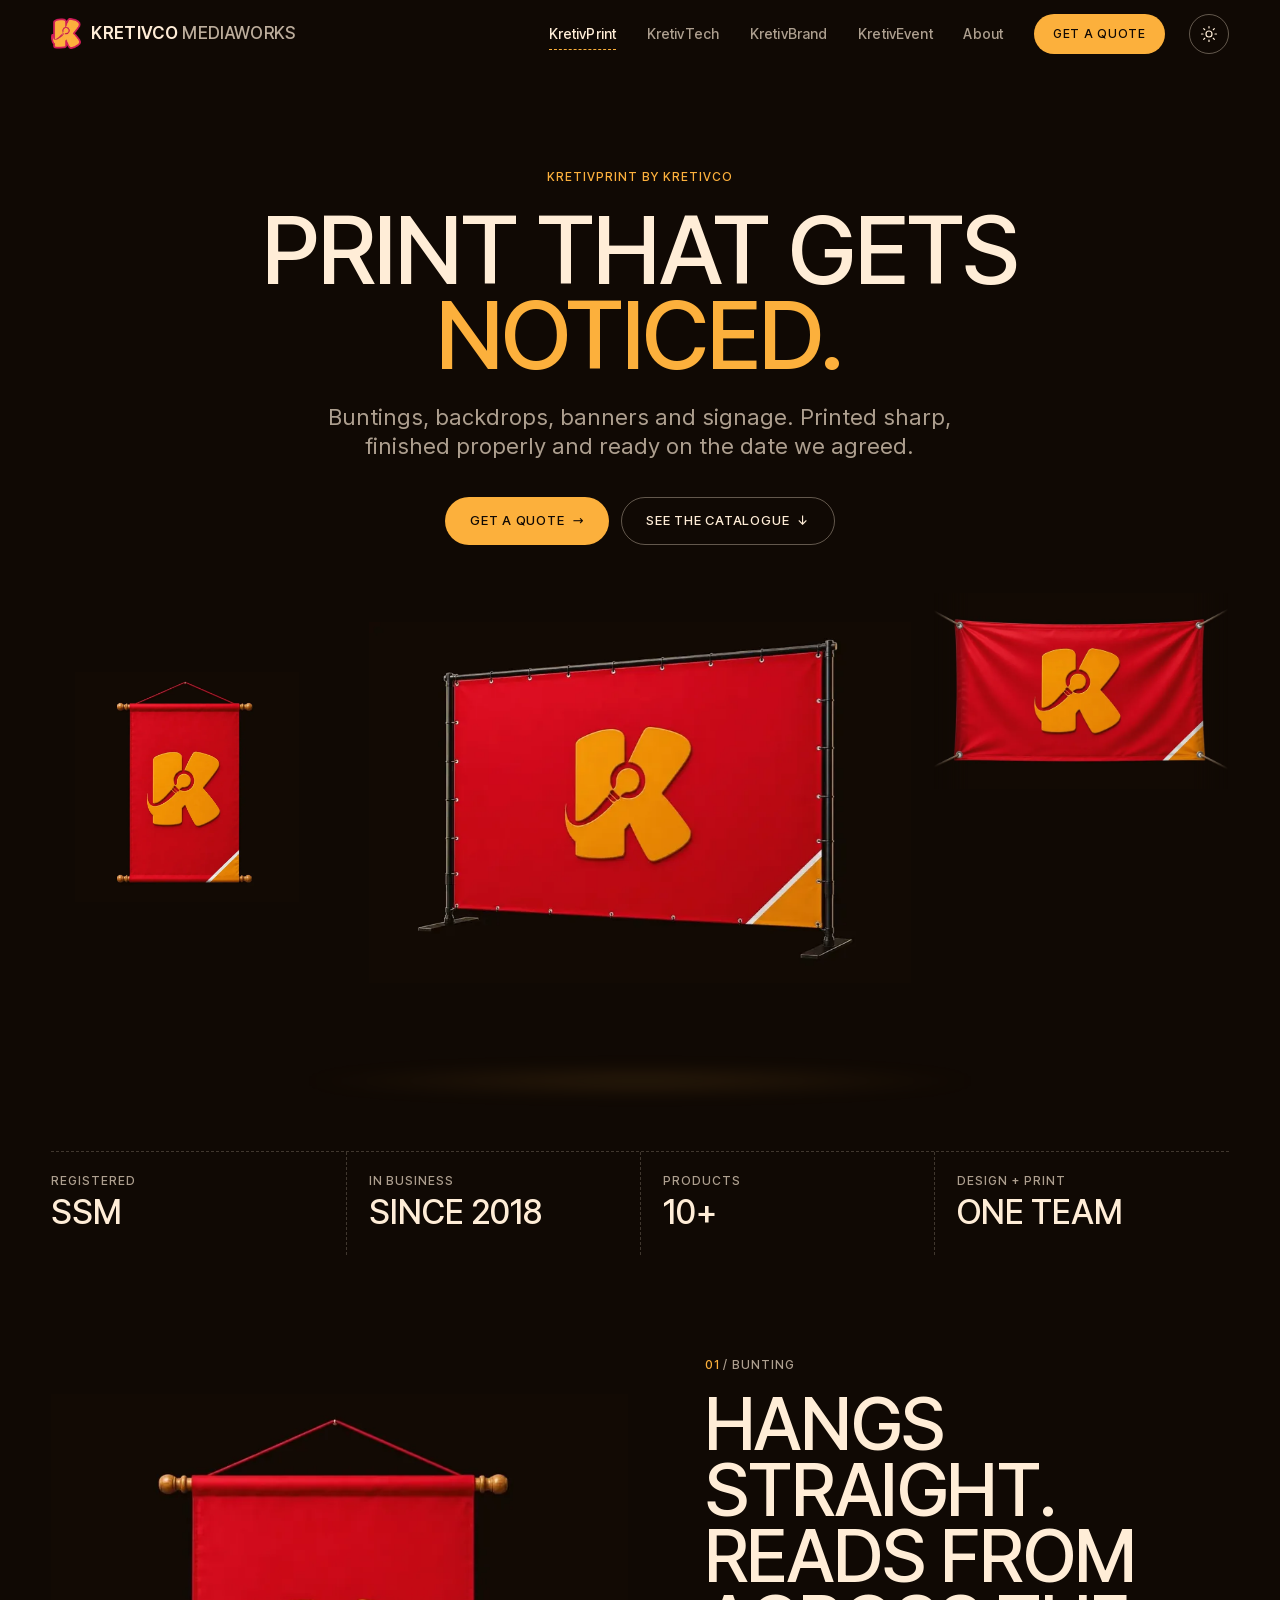
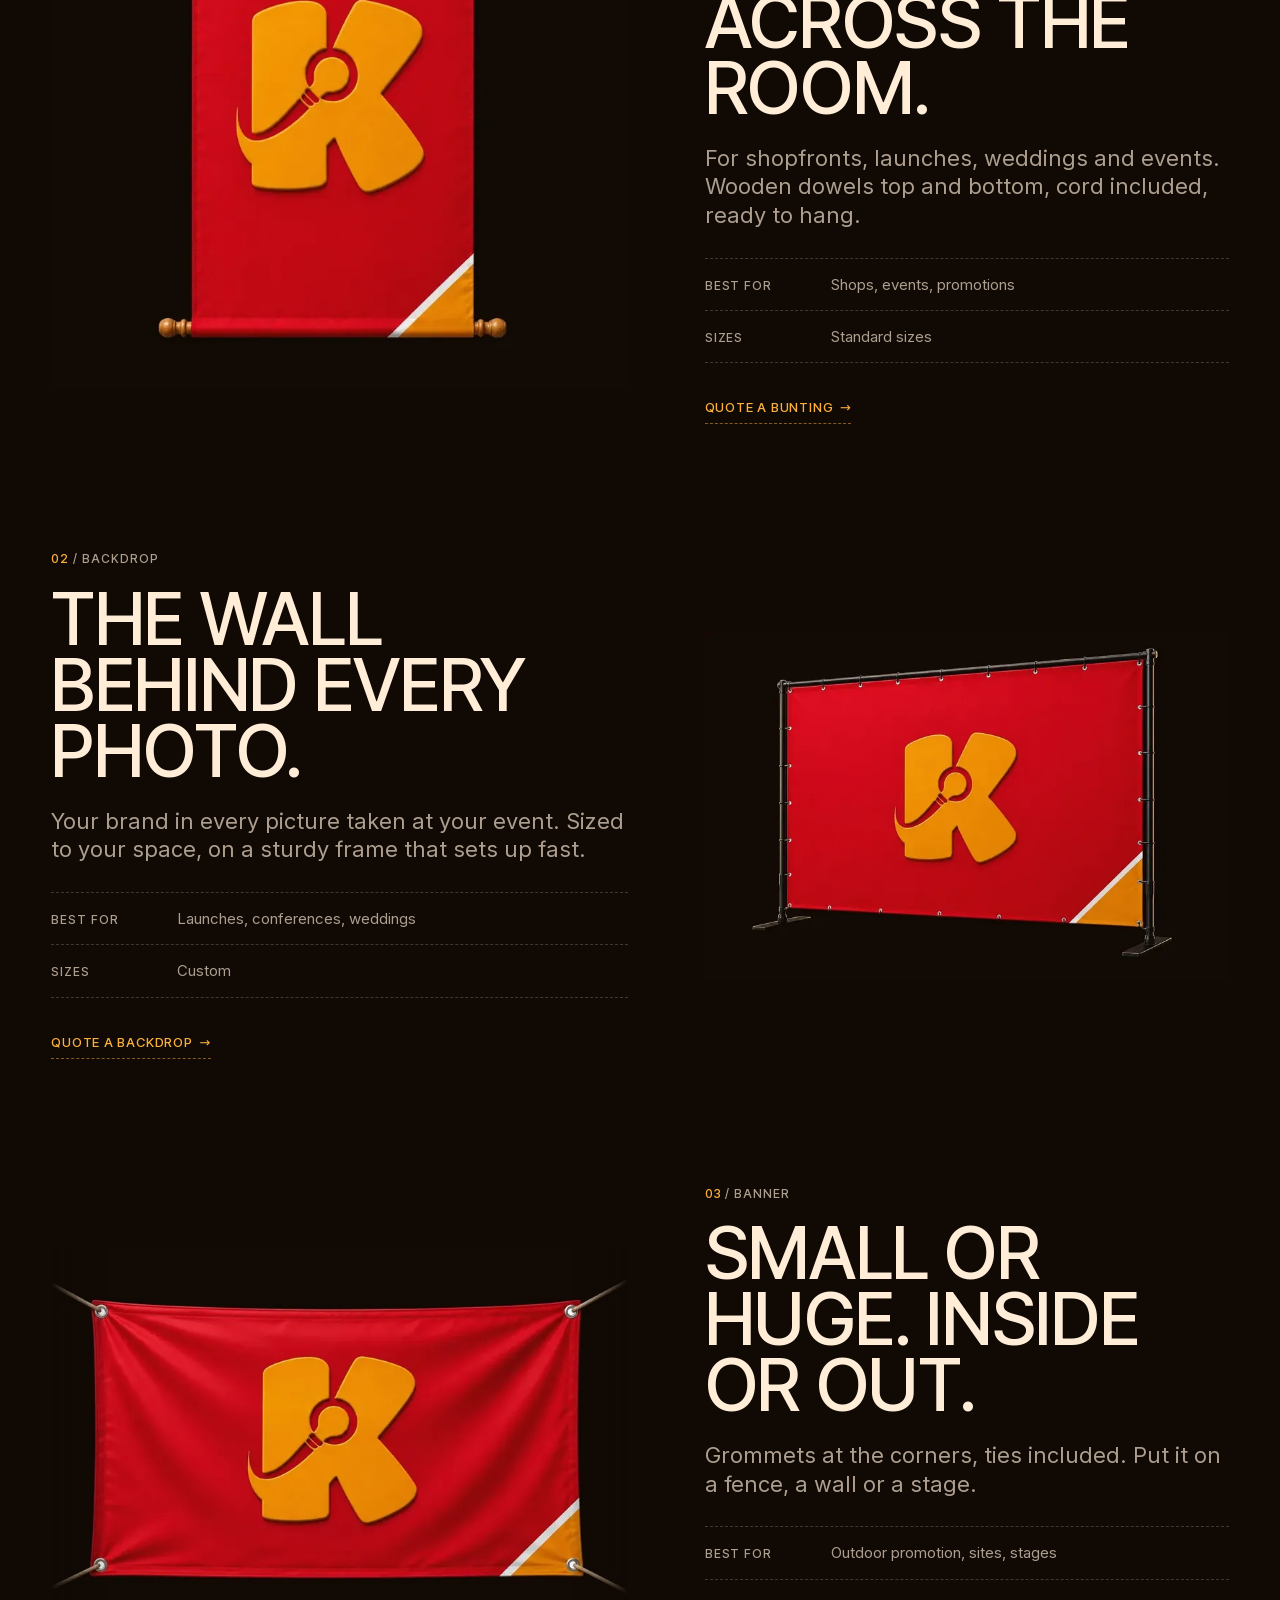
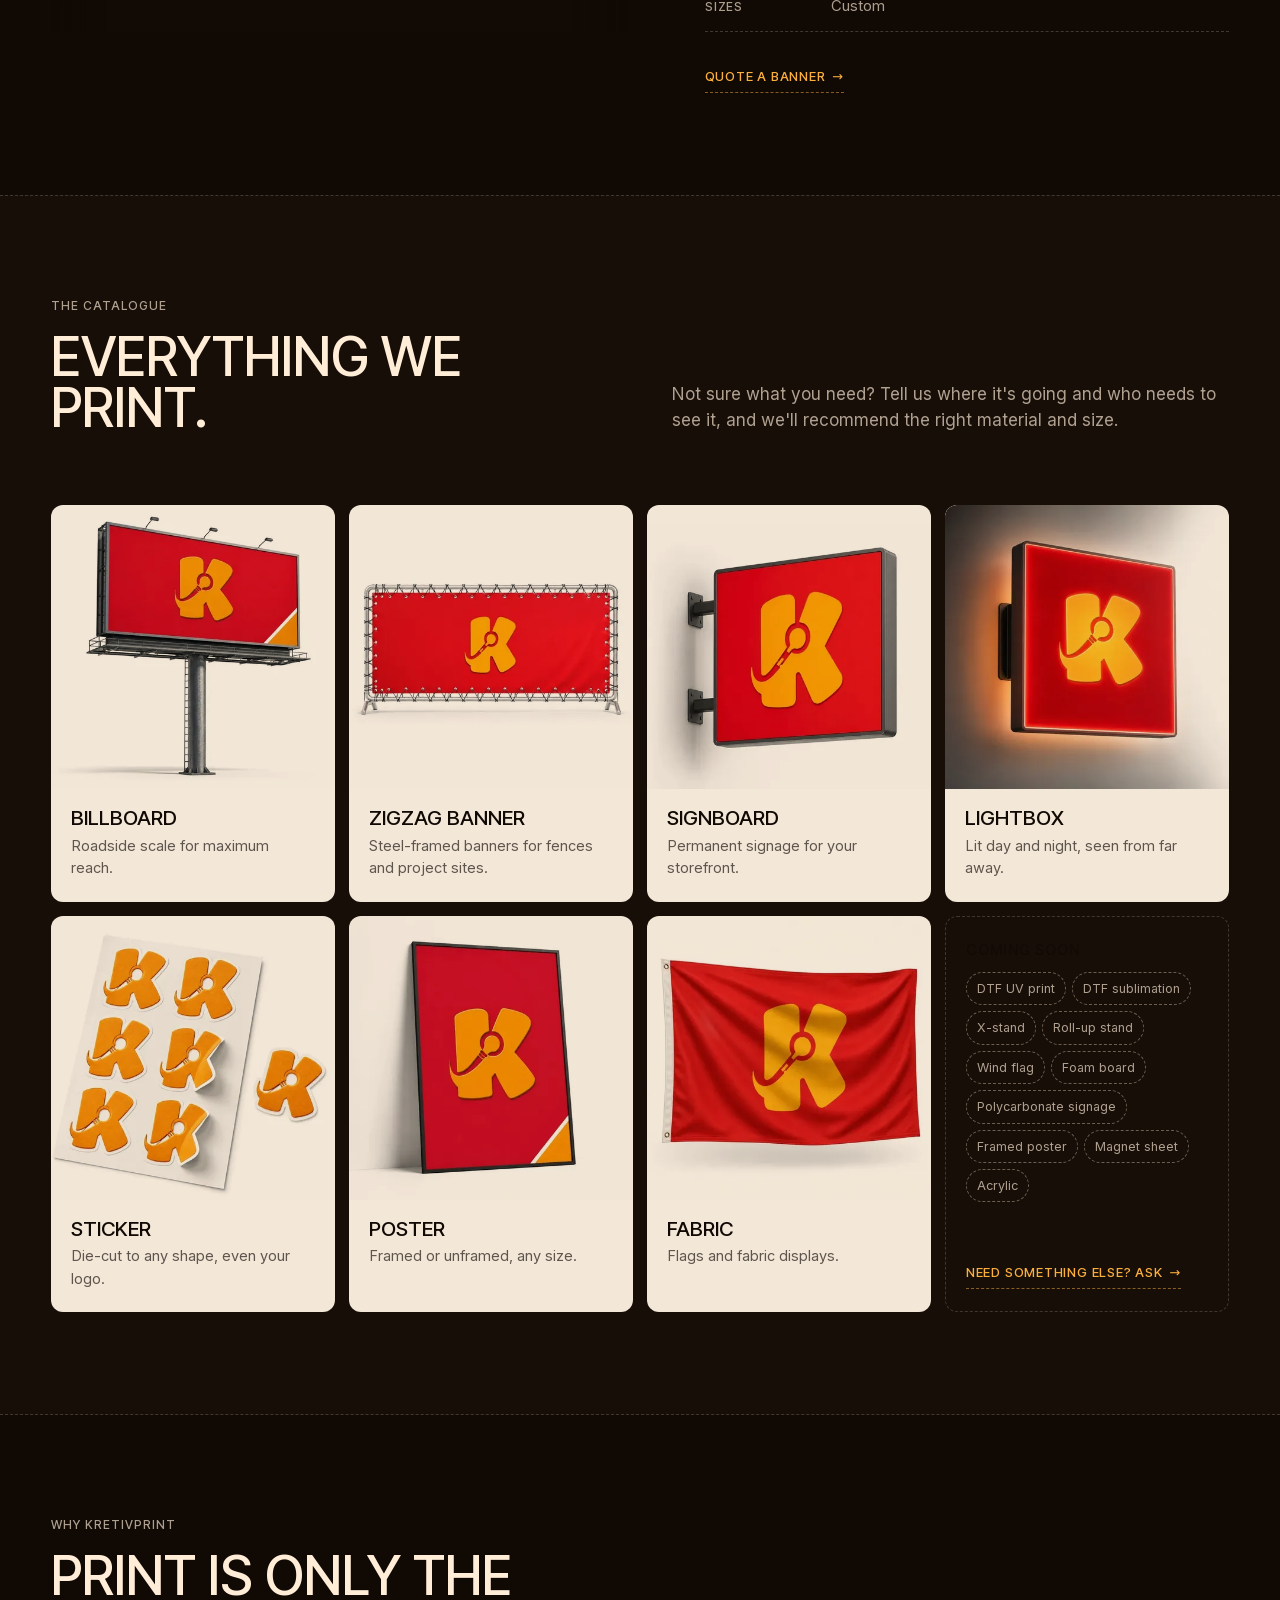
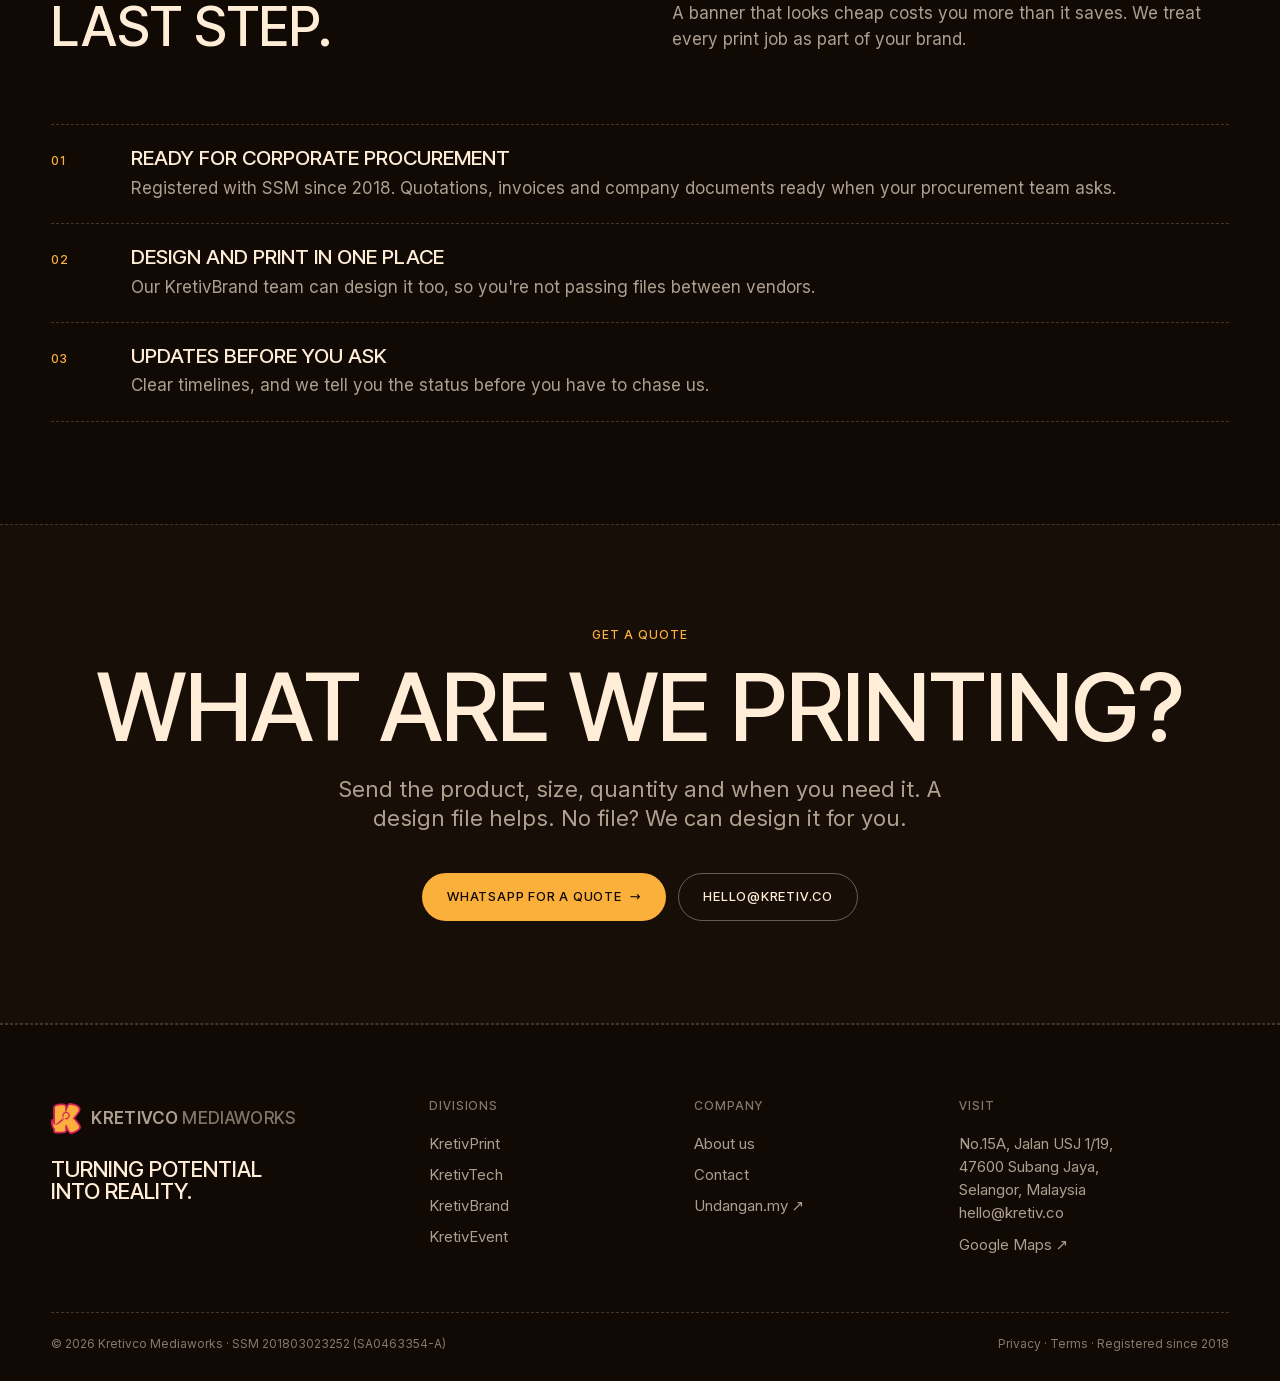
<file: kretivprint/index.html>
<!doctype html>
<html lang="en">
<head>
  <meta charset="utf-8">
  <meta name="viewport" content="width=device-width, initial-scale=1, viewport-fit=cover">
  <title>KretivPrint by Kretivco | Print That Gets Noticed</title>
  <meta name="description" content="KretivPrint by Kretivco: buntings, backdrops, banners, billboards, signboards, lightboxes, stickers and more. SSM-registered since 2018.">
  <meta name="theme-color" content="#100904">
  <script>try{var t=localStorage.getItem('kretivco-theme');if(t==='light'){document.documentElement.dataset.theme='light';document.querySelector('meta[name=theme-color]').content='#ffffff'}}catch(e){}</script>
  <meta http-equiv="Content-Security-Policy" content="default-src 'self'; script-src 'self' 'sha256-zreNfp1ZKjCPOH6FQf/X+W+k1KMsJ3bfbVcNXlpHHTM='; style-src 'self' 'unsafe-inline'; img-src 'self' data:; font-src 'self'; connect-src 'self'; object-src 'none'; base-uri 'self'; form-action 'self'; upgrade-insecure-requests">
  <link rel="preload" href="/assets/fonts/inter-latin.woff2" as="font" type="font/woff2" crossorigin>
  <link rel="preload" href="/assets/fonts/inter-tight-latin.woff2" as="font" type="font/woff2" crossorigin>
  <link rel="canonical" href="https://kretiv.co/kretivprint/">
  <meta property="og:type" content="website">
  <meta property="og:site_name" content="Kretivco">
  <meta property="og:title" content="KretivPrint | Print That Gets Noticed">
  <meta property="og:description" content="Buntings, backdrops, banners and signage, printed sharp and delivered on time.">
  <meta property="og:image" content="https://kretiv.co/assets/og/og-print.jpg">
  <meta property="og:image:width" content="1200">
  <meta property="og:image:height" content="630">
  <meta name="twitter:card" content="summary_large_image">
  <link rel="icon" type="image/png" href="/assets/favicon.png?v=2">
  <link rel="apple-touch-icon" href="/assets/apple-touch-icon.png">
  <link rel="stylesheet" href="/css/site.css?v=c3e87ed2">
  <link rel="stylesheet" href="/css/print.css?v=1d0e4923">
  <script type="application/ld+json">
[
  {
    "@context": "https://schema.org",
    "@type": "BreadcrumbList",
    "itemListElement": [
      {
        "@type": "ListItem",
        "position": 1,
        "name": "Kretivco",
        "item": "https://kretiv.co/"
      },
      {
        "@type": "ListItem",
        "position": 2,
        "name": "KretivPrint",
        "item": "https://kretiv.co/kretivprint/"
      }
    ]
  },
  {
    "@context": "https://schema.org",
    "@type": "Service",
    "name": "KretivPrint",
    "url": "https://kretiv.co/kretivprint/",
    "provider": {
      "@id": "https://kretiv.co/#business"
    },
    "areaServed": "MY",
    "hasOfferCatalog": {
      "@type": "OfferCatalog",
      "name": "KretivPrint",
      "itemListElement": [
        {
          "@type": "Offer",
          "itemOffered": {
            "@type": "Service",
            "name": "Buntings"
          }
        },
        {
          "@type": "Offer",
          "itemOffered": {
            "@type": "Service",
            "name": "Backdrops"
          }
        },
        {
          "@type": "Offer",
          "itemOffered": {
            "@type": "Service",
            "name": "Banners"
          }
        },
        {
          "@type": "Offer",
          "itemOffered": {
            "@type": "Service",
            "name": "Billboards"
          }
        },
        {
          "@type": "Offer",
          "itemOffered": {
            "@type": "Service",
            "name": "Zigzag banners"
          }
        },
        {
          "@type": "Offer",
          "itemOffered": {
            "@type": "Service",
            "name": "Signboards"
          }
        },
        {
          "@type": "Offer",
          "itemOffered": {
            "@type": "Service",
            "name": "Lightboxes"
          }
        },
        {
          "@type": "Offer",
          "itemOffered": {
            "@type": "Service",
            "name": "Stickers"
          }
        },
        {
          "@type": "Offer",
          "itemOffered": {
            "@type": "Service",
            "name": "Posters"
          }
        },
        {
          "@type": "Offer",
          "itemOffered": {
            "@type": "Service",
            "name": "Fabric displays"
          }
        }
      ]
    }
  }
]
  </script>
</head>
<body>
<a class="skip" href="#main">Skip to content</a>

<header class="nav">
  <div class="wrap nav__inner">
    <a href="/" class="brand" aria-label="Kretivco Mediaworks home">
      <img src="/assets/k-logo.webp" srcset="/assets/k-logo-96.webp 96w, /assets/k-logo-240.webp 240w, /assets/k-logo.webp 501w" sizes="30px" alt="" width="30" height="31">
      <span>Kretivco <small>Mediaworks</small></span>
    </a>
    <button class="nav__toggle" aria-expanded="false" aria-controls="nav-links"><i></i>Menu</button>
    <nav class="nav__links" id="nav-links" aria-label="Main">
      <a href="/kretivprint/" aria-current="page">KretivPrint</a>
      <a href="/kretivtech/">KretivTech</a>
      <a href="/kretivbrand/">KretivBrand</a>
      <a href="/kretivevent/">KretivEvent</a>
      <a href="/about/">About</a>
      <a href="#quote" class="btn btn--gold">Get a quote</a>
    </nav>
    <button class="theme-toggle" type="button" data-theme-toggle aria-label="Switch to white theme">
      <svg class="sun" viewBox="0 0 24 24" aria-hidden="true"><circle cx="12" cy="12" r="4"/><path d="M12 2v2M12 20v2M4.9 4.9l1.4 1.4M17.7 17.7l1.4 1.4M2 12h2M20 12h2M4.9 19.1l1.4-1.4M17.7 6.3l1.4-1.4"/></svg>
      <svg class="moon" viewBox="0 0 24 24" aria-hidden="true"><path d="M20 14.5A8 8 0 0 1 9.5 4a8 8 0 1 0 10.5 10.5z"/></svg>
    </button>
  </div>
</header>

<main id="main">
  <!-- Hero -->
  <section class="p-hero">
    <div class="wrap p-hero__text">
      <p class="label label--gold">KretivPrint by Kretivco</p>
      <h1 class="display">Print that gets <span class="gold">noticed.</span></h1>
      <p class="lead">Buntings, backdrops, banners and signage. Printed sharp, finished properly and ready on the date we agreed.</p>
      <div class="btns">
        <a href="#quote" data-wa="Hi KretivPrint, I'd like a quotation." class="btn btn--gold">Get a quote <span class="arrow" aria-hidden="true">→</span></a>
        <a href="#catalogue" class="btn btn--ghost">See the catalogue <span class="arrow" aria-hidden="true">↓</span></a>
      </div>
    </div>
    <div class="float-stage" aria-hidden="true">
      <img class="img-dark fl fl--bunting"  data-depth=".5" src="/assets/print-dark/bunting.webp" srcset="/assets/print-dark/bunting-96.webp 96w, /assets/print-dark/bunting-240.webp 240w, /assets/print-dark/bunting-480.webp 480w, /assets/print-dark/bunting-800.webp 800w, /assets/print-dark/bunting.webp 1165w" sizes="(max-width: 860px) 93vw, 641px"  alt="" width="1165" height="1200"><img loading="lazy" width="527" height="720" class="img-light fl fl--bunting"  data-depth=".5" src="/assets/print-light/bunting.webp" srcset="/assets/print-light/bunting-96.webp 96w, /assets/print-light/bunting-240.webp 240w, /assets/print-light/bunting-480.webp 480w, /assets/print-light/bunting-800.webp 800w, /assets/print-light/bunting.webp 1165w" sizes="(max-width: 860px) 93vw, 641px"  alt="">
      <img class="img-dark fl fl--backdrop" data-depth=".25" src="/assets/print-dark/backdrop.webp" srcset="/assets/print-dark/backdrop-96.webp 96w, /assets/print-dark/backdrop-240.webp 240w, /assets/print-dark/backdrop-480.webp 480w, /assets/print-dark/backdrop-800.webp 800w, /assets/print-dark/backdrop.webp 1200w" sizes="(max-width: 860px) 93vw, 583px" alt="" width="1200" height="800"><img loading="lazy" width="1200" height="985" class="img-light fl fl--backdrop" data-depth=".25" src="/assets/print-light/backdrop.webp" srcset="/assets/print-light/backdrop-96.webp 96w, /assets/print-light/backdrop-240.webp 240w, /assets/print-light/backdrop-480.webp 480w, /assets/print-light/backdrop-800.webp 800w, /assets/print-light/backdrop.webp 1200w" sizes="(max-width: 860px) 93vw, 583px" alt="">
      <img class="img-dark fl fl--banner"   data-depth=".7" src="/assets/print-dark/banner.webp" srcset="/assets/print-dark/banner-96.webp 96w, /assets/print-dark/banner-240.webp 240w, /assets/print-dark/banner-480.webp 480w, /assets/print-dark/banner-800.webp 800w, /assets/print-dark/banner.webp 1200w" sizes="(max-width: 860px) 93vw, 641px"   alt="" width="1200" height="800"><img loading="lazy" width="1200" height="821" class="img-light fl fl--banner"   data-depth=".7" src="/assets/print-light/banner.webp" srcset="/assets/print-light/banner-96.webp 96w, /assets/print-light/banner-240.webp 240w, /assets/print-light/banner-480.webp 480w, /assets/print-light/banner-800.webp 800w, /assets/print-light/banner.webp 1200w" sizes="(max-width: 860px) 93vw, 641px"   alt="">
    </div>
    <ul class="p-hero__facts wrap">
      <!-- MOF/ISO: restore "Registered MOF" and "Certified ISO" here once the certificates are in hand -->
      <li><span class="label">Registered</span><b>SSM</b></li>
      <li><span class="label">In business</span><b>Since 2018</b></li>
      <li><span class="label">Products</span><b>10+</b></li>
      <li><span class="label">Design + print</span><b>One team</b></li>
    </ul>
  </section>

  <!-- Featured products -->
  <section class="section" aria-label="Featured products">
    <div class="wrap feats">
      <article class="feat reveal">
        <div class="feat__art"><img class="img-dark" src="/assets/print-dark/bunting.webp" srcset="/assets/print-dark/bunting-96.webp 96w, /assets/print-dark/bunting-240.webp 240w, /assets/print-dark/bunting-480.webp 480w, /assets/print-dark/bunting-800.webp 800w, /assets/print-dark/bunting.webp 1165w" sizes="(max-width: 860px) 93vw, 641px" alt="Hanging bunting with wooden dowels" width="1165" height="1200" loading="lazy"><img class="img-light" width="1165" height="1200" src="/assets/print-light/bunting.webp" srcset="/assets/print-light/bunting-96.webp 96w, /assets/print-light/bunting-240.webp 240w, /assets/print-light/bunting-480.webp 480w, /assets/print-light/bunting-800.webp 800w, /assets/print-light/bunting.webp 1165w" sizes="(max-width: 860px) 93vw, 641px" alt="Hanging bunting with wooden dowels" loading="lazy"></div>
        <div class="feat__text">
          <p class="label"><span class="gold">01</span> / Bunting</p>
          <h2 class="h1">Hangs straight. Reads from across the room.</h2>
          <p class="lead">For shopfronts, launches, weddings and events. Wooden dowels top and bottom, cord included, ready to hang.</p>
          <ul class="spec">
            <li><span class="label">Best for</span><span>Shops, events, promotions</span></li>
            <li><span class="label">Sizes</span><span>Standard sizes</span></li>
          </ul>
          <a href="#quote" data-wa="Hi KretivPrint, I'd like a quotation for bunting." class="link">Quote a bunting <span aria-hidden="true">→</span></a>
        </div>
      </article>

      <article class="feat feat--flip reveal">
        <div class="feat__art"><img class="img-dark" src="/assets/print-dark/backdrop.webp" srcset="/assets/print-dark/backdrop-96.webp 96w, /assets/print-dark/backdrop-240.webp 240w, /assets/print-dark/backdrop-480.webp 480w, /assets/print-dark/backdrop-800.webp 800w, /assets/print-dark/backdrop.webp 1200w" sizes="(max-width: 860px) 93vw, 583px" alt="Event backdrop on a black metal stand" width="1200" height="800" loading="lazy"><img class="img-light" width="1200" height="800" src="/assets/print-light/backdrop.webp" srcset="/assets/print-light/backdrop-96.webp 96w, /assets/print-light/backdrop-240.webp 240w, /assets/print-light/backdrop-480.webp 480w, /assets/print-light/backdrop-800.webp 800w, /assets/print-light/backdrop.webp 1200w" sizes="(max-width: 860px) 93vw, 583px" alt="Event backdrop on a black metal stand" loading="lazy"></div>
        <div class="feat__text">
          <p class="label"><span class="gold">02</span> / Backdrop</p>
          <h2 class="h1">The wall behind every photo.</h2>
          <p class="lead">Your brand in every picture taken at your event. Sized to your space, on a sturdy frame that sets up fast.</p>
          <ul class="spec">
            <li><span class="label">Best for</span><span>Launches, conferences, weddings</span></li>
            <li><span class="label">Sizes</span><span>Custom</span></li>
          </ul>
          <a href="#quote" data-wa="Hi KretivPrint, I'd like a quotation for a backdrop." class="link">Quote a backdrop <span aria-hidden="true">→</span></a>
        </div>
      </article>

      <article class="feat reveal">
        <div class="feat__art feat__art--fade"><img class="img-dark" src="/assets/print-dark/banner.webp" srcset="/assets/print-dark/banner-96.webp 96w, /assets/print-dark/banner-240.webp 240w, /assets/print-dark/banner-480.webp 480w, /assets/print-dark/banner-800.webp 800w, /assets/print-dark/banner.webp 1200w" sizes="(max-width: 860px) 93vw, 641px" alt="Fabric banner with grommets and tie cords" width="1200" height="800" loading="lazy"><img class="img-light" width="1200" height="800" src="/assets/print-light/banner.webp" srcset="/assets/print-light/banner-96.webp 96w, /assets/print-light/banner-240.webp 240w, /assets/print-light/banner-480.webp 480w, /assets/print-light/banner-800.webp 800w, /assets/print-light/banner.webp 1200w" sizes="(max-width: 860px) 93vw, 641px" alt="Fabric banner with grommets and tie cords" loading="lazy"></div>
        <div class="feat__text">
          <p class="label"><span class="gold">03</span> / Banner</p>
          <h2 class="h1">Small or huge. Inside or out.</h2>
          <p class="lead">Grommets at the corners, ties included. Put it on a fence, a wall or a stage.</p>
          <ul class="spec">
            <li><span class="label">Best for</span><span>Outdoor promotion, sites, stages</span></li>
            <li><span class="label">Sizes</span><span>Custom</span></li>
          </ul>
          <a href="#quote" data-wa="Hi KretivPrint, I'd like a quotation for a banner." class="link">Quote a banner <span aria-hidden="true">→</span></a>
        </div>
      </article>
    </div>
  </section>

  <!-- Catalogue -->
  <section class="section section--band" id="catalogue" aria-labelledby="cat-title">
    <div class="wrap">
      <div class="section__head">
        <div>
          <span class="label">The catalogue</span>
          <h2 class="h2" id="cat-title">Everything we print.</h2>
        </div>
        <p class="body">Not sure what you need? Tell us where it's going and who needs to see it, and we'll recommend the right material and size.</p>
      </div>
      <div class="cat">
        <article class="card reveal"><div class="card__img"><img src="/assets/print/billboard.webp" srcset="/assets/print/billboard-96.webp 96w, /assets/print/billboard-240.webp 240w, /assets/print/billboard-480.webp 480w, /assets/print/billboard-800.webp 800w, /assets/print/billboard.webp 900w" sizes="(max-width: 860px) 46vw, 320px" alt="" width="900" height="900" loading="lazy"></div><div class="card__body"><h3 class="h3">Billboard</h3><p>Roadside scale for maximum reach.</p></div></article>
        <article class="card reveal"><div class="card__img"><img src="/assets/print/zigzag.webp" srcset="/assets/print/zigzag-96.webp 96w, /assets/print/zigzag-240.webp 240w, /assets/print/zigzag-480.webp 480w, /assets/print/zigzag-800.webp 800w, /assets/print/zigzag.webp 900w" sizes="(max-width: 860px) 46vw, 320px" alt="" width="900" height="900" loading="lazy"></div><div class="card__body"><h3 class="h3">Zigzag banner</h3><p>Steel-framed banners for fences and project sites.</p></div></article>
        <article class="card reveal"><div class="card__img"><img src="/assets/print/signboard.webp" srcset="/assets/print/signboard-96.webp 96w, /assets/print/signboard-240.webp 240w, /assets/print/signboard-480.webp 480w, /assets/print/signboard-800.webp 800w, /assets/print/signboard.webp 900w" sizes="(max-width: 860px) 46vw, 320px" alt="" width="900" height="900" loading="lazy"></div><div class="card__body"><h3 class="h3">Signboard</h3><p>Permanent signage for your storefront.</p></div></article>
        <article class="card reveal"><div class="card__img"><img src="/assets/print/lightbox.webp" srcset="/assets/print/lightbox-96.webp 96w, /assets/print/lightbox-240.webp 240w, /assets/print/lightbox-480.webp 480w, /assets/print/lightbox-800.webp 800w, /assets/print/lightbox.webp 900w" sizes="(max-width: 860px) 46vw, 320px" alt="" width="900" height="900" loading="lazy"></div><div class="card__body"><h3 class="h3">Lightbox</h3><p>Lit day and night, seen from far away.</p></div></article>
        <article class="card reveal"><div class="card__img"><img src="/assets/print/sticker.webp" srcset="/assets/print/sticker-96.webp 96w, /assets/print/sticker-240.webp 240w, /assets/print/sticker-480.webp 480w, /assets/print/sticker-800.webp 800w, /assets/print/sticker.webp 900w" sizes="(max-width: 860px) 46vw, 320px" alt="" width="900" height="900" loading="lazy"></div><div class="card__body"><h3 class="h3">Sticker</h3><p>Die-cut to any shape, even your logo.</p></div></article>
        <article class="card reveal"><div class="card__img"><img src="/assets/print/poster.webp" srcset="/assets/print/poster-96.webp 96w, /assets/print/poster-240.webp 240w, /assets/print/poster-480.webp 480w, /assets/print/poster-800.webp 800w, /assets/print/poster.webp 900w" sizes="(max-width: 860px) 46vw, 320px" alt="" width="900" height="900" loading="lazy"></div><div class="card__body"><h3 class="h3">Poster</h3><p>Framed or unframed, any size.</p></div></article>
        <article class="card reveal"><div class="card__img"><img src="/assets/print/fabric.webp" srcset="/assets/print/fabric-96.webp 96w, /assets/print/fabric-240.webp 240w, /assets/print/fabric-480.webp 480w, /assets/print/fabric-800.webp 800w, /assets/print/fabric.webp 900w" sizes="(max-width: 860px) 93vw, 320px" alt="" width="900" height="900" loading="lazy"></div><div class="card__body"><h3 class="h3">Fabric</h3><p>Flags and fabric displays.</p></div></article>
        <article class="card card--ask reveal">
          <div class="card__body">
            <p class="label label--gold">Coming soon</p>
            <ul class="soon">
              <li>DTF UV print</li><li>DTF sublimation</li><li>X-stand</li><li>Roll-up stand</li><li>Wind flag</li><li>Foam board</li><li>Polycarbonate signage</li><li>Framed poster</li><li>Magnet sheet</li><li>Acrylic</li>
            </ul>
            <a href="#quote" data-wa="Hi KretivPrint, do you print something I need?" class="link">Need something else? Ask <span aria-hidden="true">→</span></a>
          </div>
        </article>
      </div>
    </div>
  </section>

  <!-- Why -->
  <section class="section" aria-labelledby="why-title">
    <div class="wrap">
      <div class="section__head">
        <div>
          <span class="label">Why KretivPrint</span>
          <h2 class="h2" id="why-title">Print is only the last step.</h2>
        </div>
        <p class="body">A banner that looks cheap costs you more than it saves. We treat every print job as part of your brand.</p>
      </div>
      <ul class="rows reveal">
        <li><span class="n">01</span><div><h3 class="h3">Ready for corporate procurement</h3><p>Registered with SSM since 2018. Quotations, invoices and company documents ready when your procurement team asks.<!-- MOF/ISO: add "government" back to this card once MOF is in hand --></p></div></li>
        <li><span class="n">02</span><div><h3 class="h3">Design and print in one place</h3><p>Our KretivBrand team can design it too, so you're not passing files between vendors.</p></div></li>
        <li><span class="n">03</span><div><h3 class="h3">Updates before you ask</h3><p>Clear timelines, and we tell you the status before you have to chase us.</p></div></li>
      </ul>
    </div>
  </section>

  <!-- Quote -->
  <section class="section section--band cta" id="quote" aria-labelledby="quote-title">
    <div class="wrap">
      <p class="label label--gold">Get a quote</p>
      <h2 class="display" id="quote-title">What are we printing?</h2>
      <p class="lead">Send the product, size, quantity and when you need it. A design file helps. No file? We can design it for you.</p>
      <div class="btns">
        <a href="#quote" data-wa="Hi KretivPrint, I'd like a quotation. Product: , Size: , Quantity: , Needed by: " class="btn btn--gold">WhatsApp for a quote <span class="arrow" aria-hidden="true">→</span></a>
        <a href="#quote" data-email class="btn btn--ghost">Email us</a>
      </div>
    </div>
  </section>
</main>

<footer class="footer">
  <div class="wrap">
    <div class="footer__grid">
      <div>
        <a href="/" class="brand"><img src="/assets/k-logo.webp" srcset="/assets/k-logo-96.webp 96w, /assets/k-logo-240.webp 240w, /assets/k-logo.webp 501w" sizes="30px" alt="" width="30" height="31"><span>Kretivco <small>Mediaworks</small></span></a>
        <p class="footer__mantra">Turning potential into reality.</p>
      </div>
      <div>
        <h4>Divisions</h4>
        <ul>
          <li><a href="/kretivprint/">KretivPrint</a></li>
          <li><a href="/kretivtech/">KretivTech</a></li>
          <li><a href="/kretivbrand/">KretivBrand</a></li>
          <li><a href="/kretivevent/">KretivEvent</a></li>
        </ul>
      </div>
      <div>
        <h4>Company</h4>
        <ul>
          <li><a href="/about/">About us</a></li>
          <li><a href="/#contact">Contact</a></li>
          <li><a href="https://undangan.my" target="_blank" rel="noopener">Undangan.my <span aria-hidden="true">↗</span></a></li>
        </ul>
      </div>
      <div>
        <h4>Visit</h4>
        <address>No.15A, Jalan USJ 1/19,<br>47600 Subang Jaya,<br>Selangor, Malaysia</address>
        <ul class="footer__links">
          <li><a href="/#contact" data-email>Email</a></li>
          <li><a href="https://maps.google.com/?q=No.15A+Jalan+USJ+1%2F19+47600+Subang+Jaya+Selangor" target="_blank" rel="noopener">Google Maps <span aria-hidden="true">↗</span></a></li>
        </ul>
      </div>
    </div>
    <div class="footer__bottom">
      <span>© <span id="year">2026</span> Kretivco Mediaworks · SSM 201803023252 (SA0463354-A)</span>
      <span class="footer__legal"><a href="/privacy/">Privacy</a> · <a href="/terms/">Terms</a> · <a href="/about/#credentials">Registered since 2018</a></span>
    </div>
  </div>
</footer>

<script src="/js/site.js?v=295a12ff"></script>
<script src="/js/print.js?v=ab49eaa6"></script>
</body>
</html>
</file>
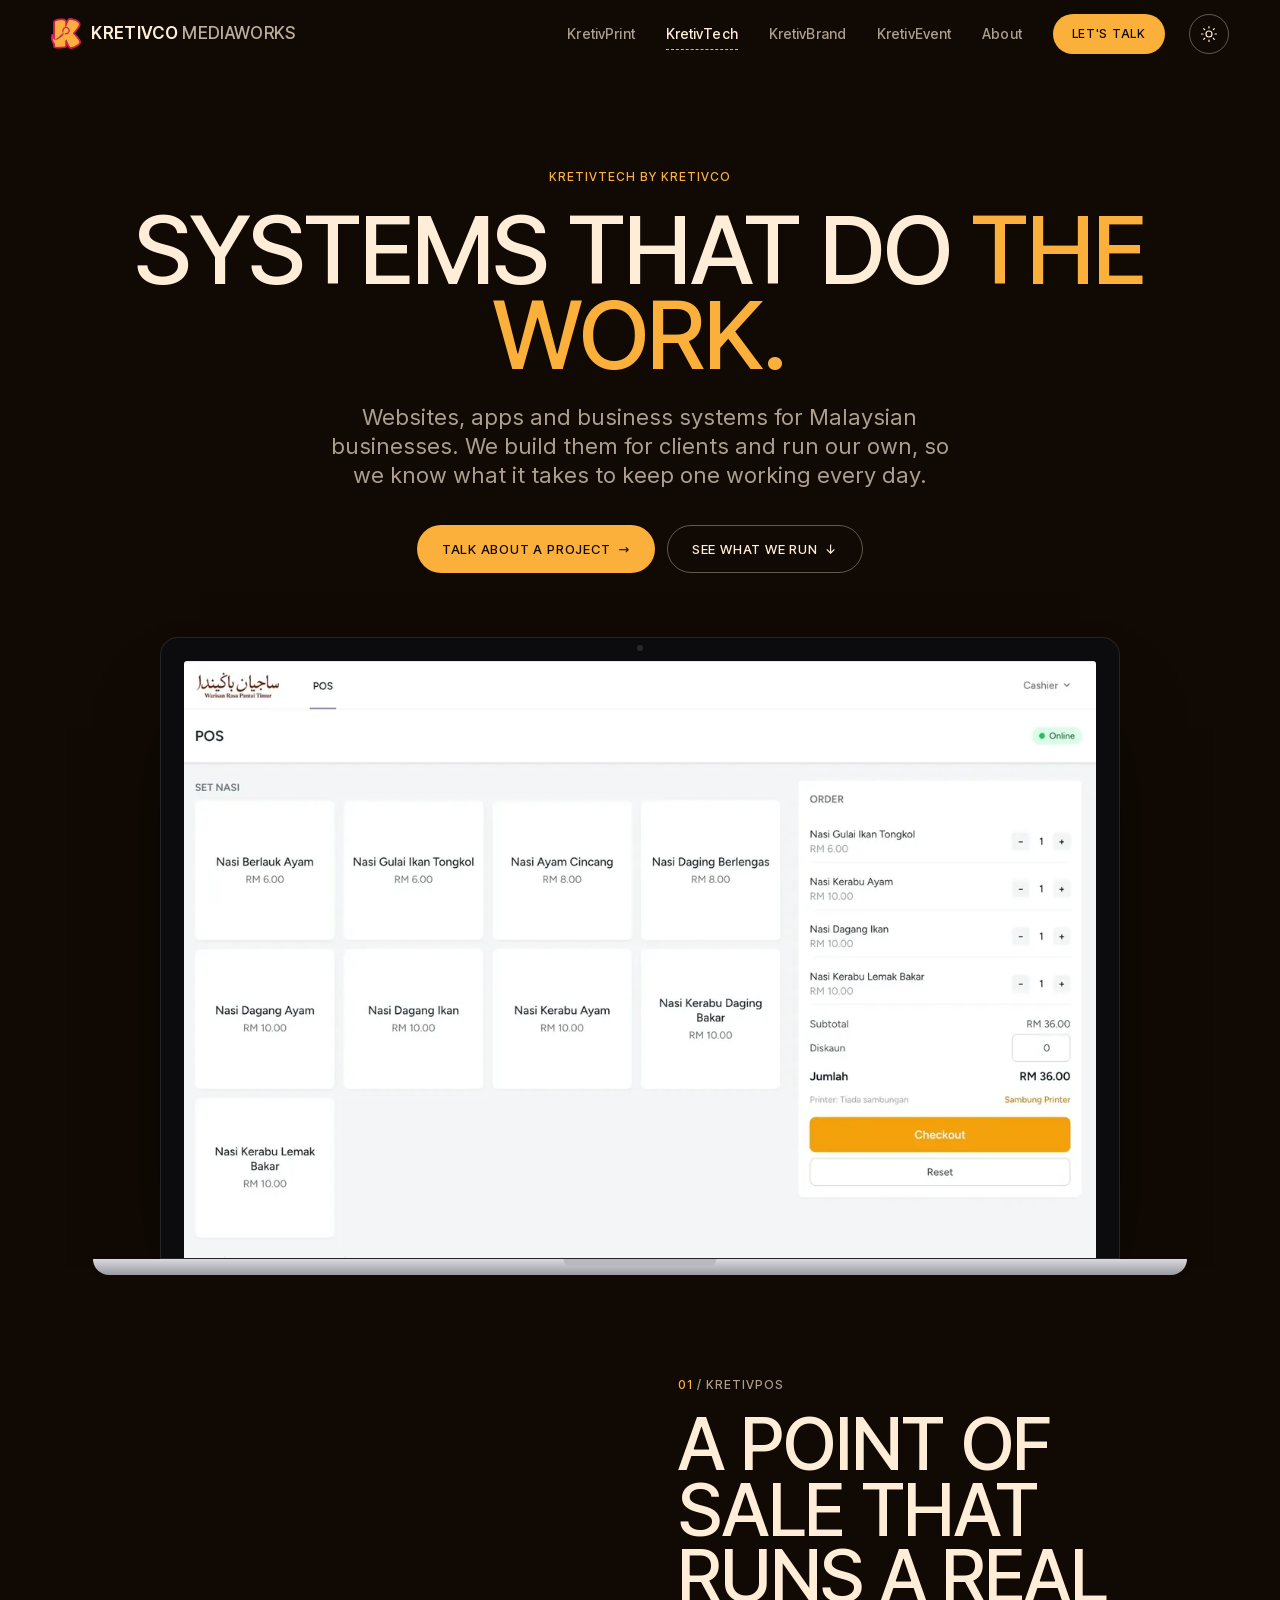
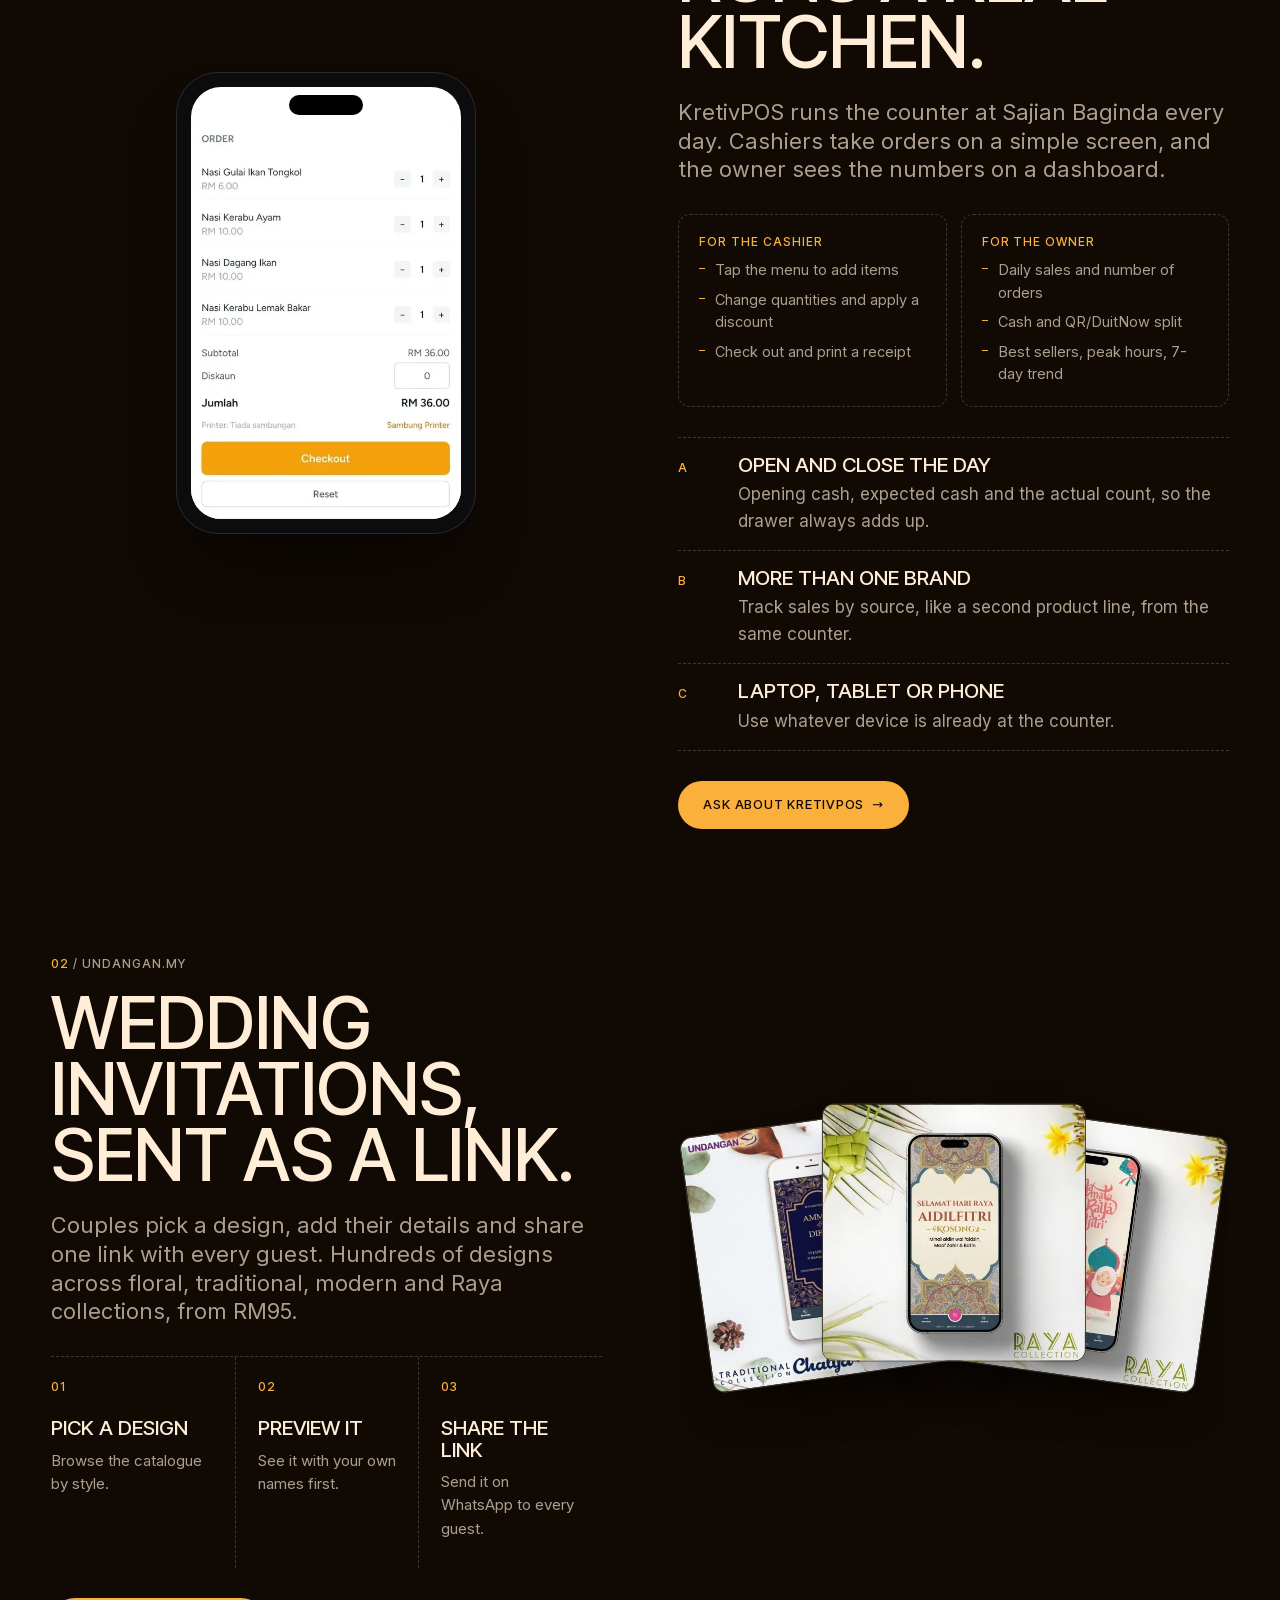
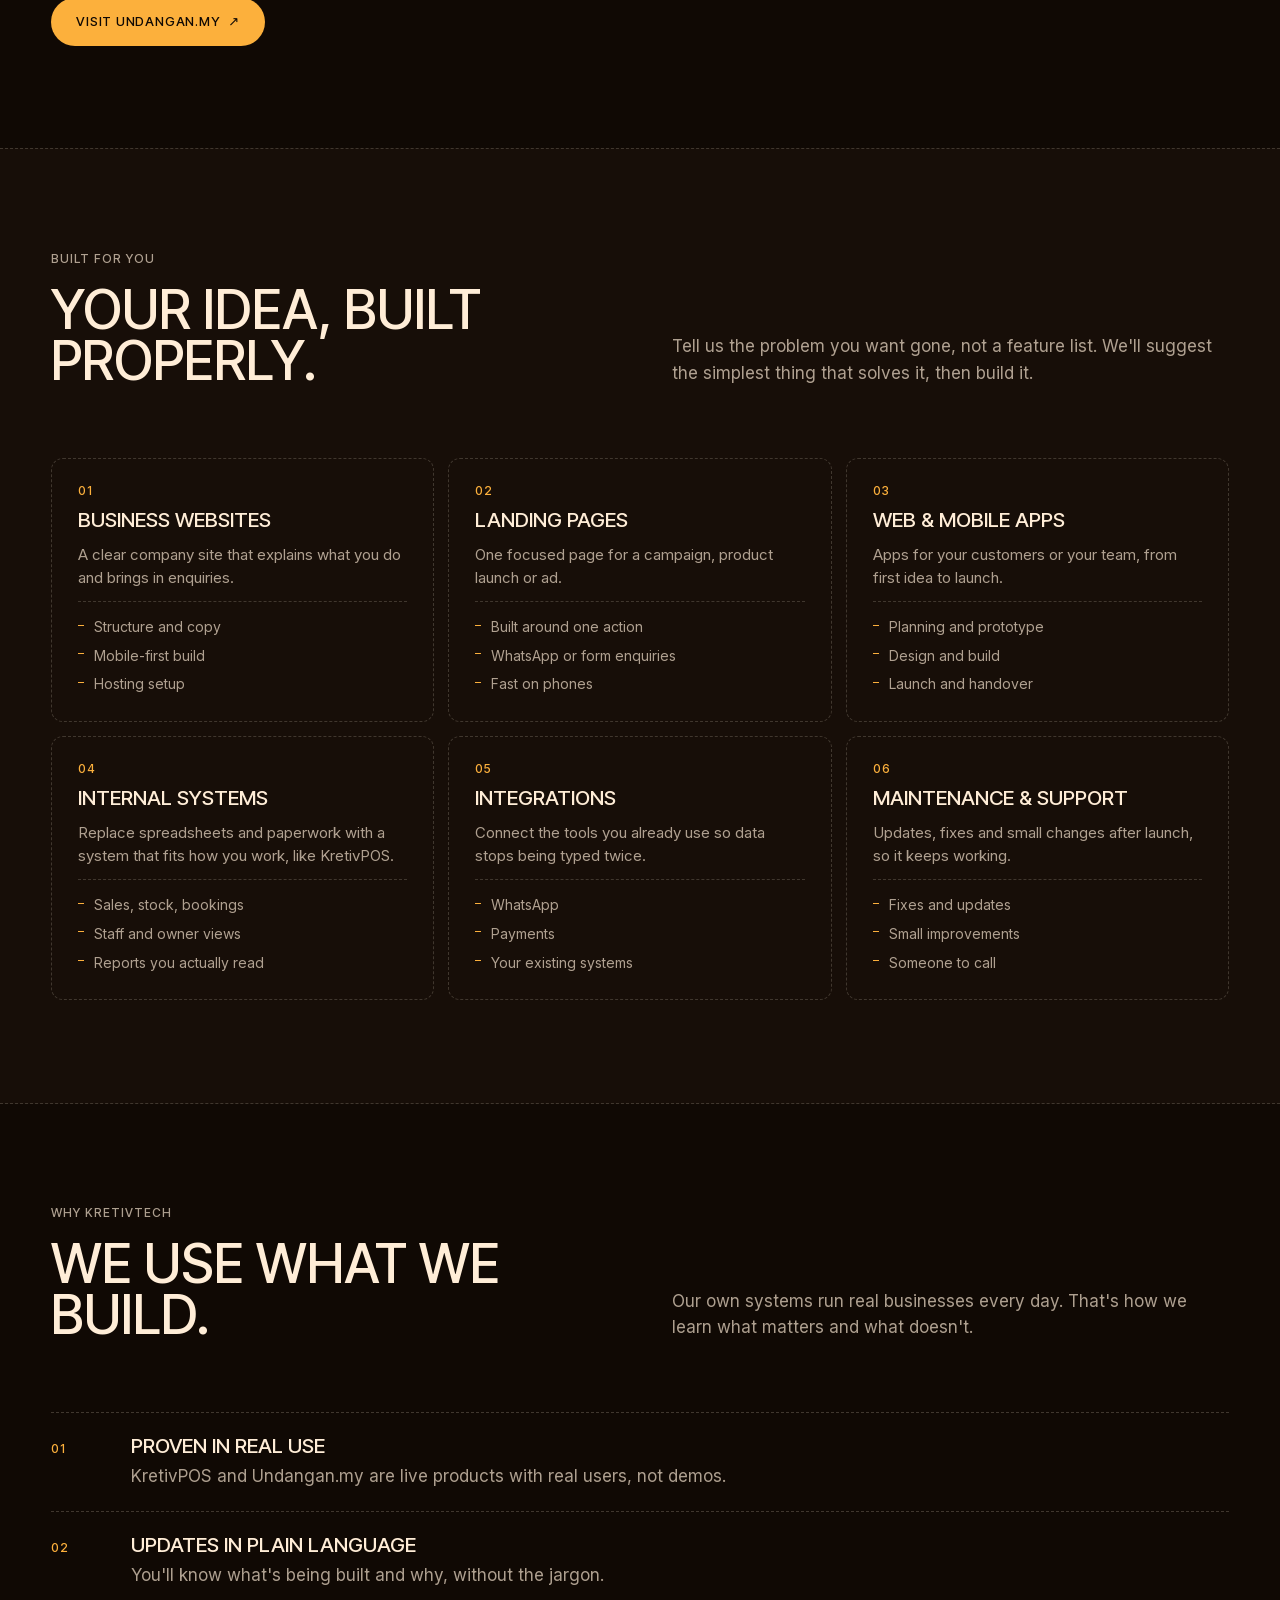
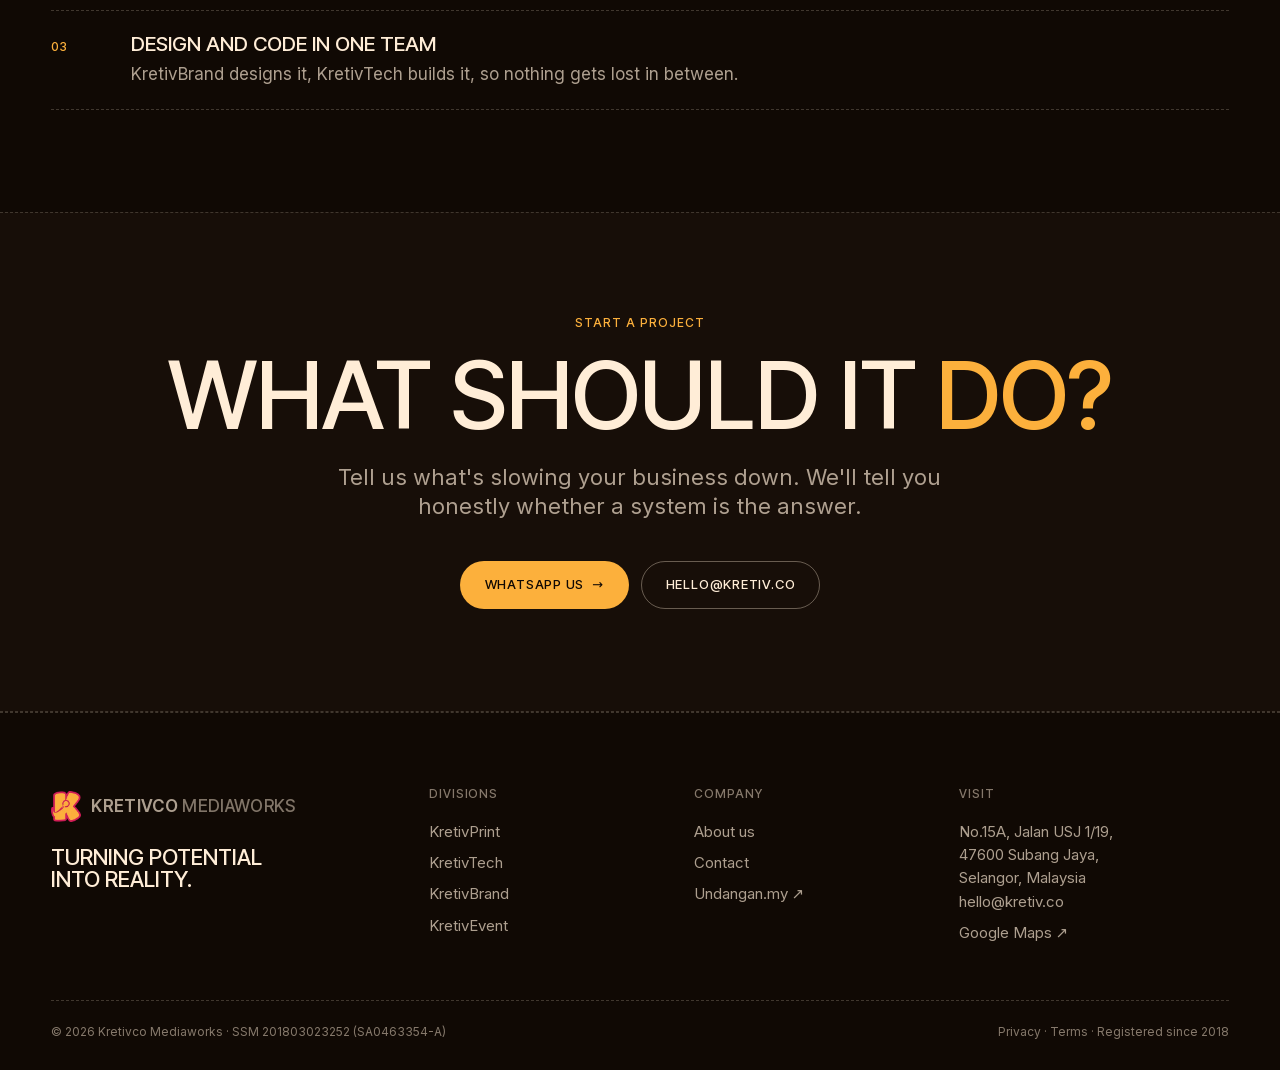
<file: kretivtech/index.html>
<!doctype html>
<html lang="en">
<head>
  <meta charset="utf-8">
  <meta name="viewport" content="width=device-width, initial-scale=1, viewport-fit=cover">
  <title>KretivTech by Kretivco | Systems That Do the Work</title>
  <meta name="description" content="KretivTech builds websites, apps and business systems, and runs its own: KretivPOS and Undangan.my.">
  <meta name="theme-color" content="#100904">
  <script>try{var t=localStorage.getItem('kretivco-theme');if(t==='light'){document.documentElement.dataset.theme='light';document.querySelector('meta[name=theme-color]').content='#ffffff'}}catch(e){}</script>
  <meta http-equiv="Content-Security-Policy" content="default-src 'self'; script-src 'self' 'sha256-zreNfp1ZKjCPOH6FQf/X+W+k1KMsJ3bfbVcNXlpHHTM='; style-src 'self' 'unsafe-inline'; img-src 'self' data:; font-src 'self'; connect-src 'self'; object-src 'none'; base-uri 'self'; form-action 'self'; upgrade-insecure-requests">
  <link rel="preload" href="/assets/fonts/inter-latin.woff2" as="font" type="font/woff2" crossorigin>
  <link rel="preload" href="/assets/fonts/inter-tight-latin.woff2" as="font" type="font/woff2" crossorigin>
  <link rel="canonical" href="https://kretiv.co/kretivtech/">
  <meta property="og:type" content="website">
  <meta property="og:site_name" content="Kretivco">
  <meta property="og:title" content="KretivTech | Systems That Do the Work">
  <meta property="og:description" content="Websites, apps and business systems, including KretivPOS and Undangan.my.">
  <meta property="og:image" content="https://kretiv.co/assets/og/og-tech.jpg">
  <meta property="og:image:width" content="1200">
  <meta property="og:image:height" content="630">
  <meta name="twitter:card" content="summary_large_image">
  <link rel="icon" type="image/png" href="/assets/favicon.png?v=2">
  <link rel="apple-touch-icon" href="/assets/apple-touch-icon.png">
  <link rel="stylesheet" href="/css/site.css?v=c3e87ed2">
  <link rel="stylesheet" href="/css/print.css?v=1d0e4923">
  <link rel="stylesheet" href="/css/dept.css?v=580dc125">
  <script type="application/ld+json">
[
  {
    "@context": "https://schema.org",
    "@type": "BreadcrumbList",
    "itemListElement": [
      {
        "@type": "ListItem",
        "position": 1,
        "name": "Kretivco",
        "item": "https://kretiv.co/"
      },
      {
        "@type": "ListItem",
        "position": 2,
        "name": "KretivTech",
        "item": "https://kretiv.co/kretivtech/"
      }
    ]
  },
  {
    "@context": "https://schema.org",
    "@type": "Service",
    "name": "KretivTech",
    "url": "https://kretiv.co/kretivtech/",
    "provider": {
      "@id": "https://kretiv.co/#business"
    },
    "areaServed": "MY",
    "hasOfferCatalog": {
      "@type": "OfferCatalog",
      "name": "KretivTech",
      "itemListElement": [
        {
          "@type": "Offer",
          "itemOffered": {
            "@type": "Service",
            "name": "Business websites"
          }
        },
        {
          "@type": "Offer",
          "itemOffered": {
            "@type": "Service",
            "name": "Landing pages"
          }
        },
        {
          "@type": "Offer",
          "itemOffered": {
            "@type": "Service",
            "name": "Web and mobile apps"
          }
        },
        {
          "@type": "Offer",
          "itemOffered": {
            "@type": "Service",
            "name": "Internal business systems"
          }
        },
        {
          "@type": "Offer",
          "itemOffered": {
            "@type": "Service",
            "name": "Integrations"
          }
        },
        {
          "@type": "Offer",
          "itemOffered": {
            "@type": "Service",
            "name": "Maintenance and support"
          }
        },
        {
          "@type": "Offer",
          "itemOffered": {
            "@type": "Service",
            "name": "KretivPOS point of sale"
          }
        }
      ]
    }
  }
]
  </script>
</head>
<body>
<a class="skip" href="#main">Skip to content</a>

<header class="nav">
  <div class="wrap nav__inner">
    <a href="/" class="brand" aria-label="Kretivco Mediaworks home">
      <img src="/assets/k-logo.webp" srcset="/assets/k-logo-96.webp 96w, /assets/k-logo-240.webp 240w, /assets/k-logo.webp 501w" sizes="30px" alt="" width="30" height="31">
      <span>Kretivco <small>Mediaworks</small></span>
    </a>
    <button class="nav__toggle" aria-expanded="false" aria-controls="nav-links"><i></i>Menu</button>
    <nav class="nav__links" id="nav-links" aria-label="Main">
      <a href="/kretivprint/">KretivPrint</a>
      <a href="/kretivtech/" aria-current="page">KretivTech</a>
      <a href="/kretivbrand/">KretivBrand</a>
      <a href="/kretivevent/">KretivEvent</a>
      <a href="/about/">About</a>
      <a href="#talk" class="btn btn--gold">Let's talk</a>
    </nav>
    <button class="theme-toggle" type="button" data-theme-toggle aria-label="Switch to white theme">
      <svg class="sun" viewBox="0 0 24 24" aria-hidden="true"><circle cx="12" cy="12" r="4"/><path d="M12 2v2M12 20v2M4.9 4.9l1.4 1.4M17.7 17.7l1.4 1.4M2 12h2M20 12h2M4.9 19.1l1.4-1.4M17.7 6.3l1.4-1.4"/></svg>
      <svg class="moon" viewBox="0 0 24 24" aria-hidden="true"><path d="M20 14.5A8 8 0 0 1 9.5 4a8 8 0 1 0 10.5 10.5z"/></svg>
    </button>
  </div>
</header>

<main id="main">
  <section class="p-hero">
    <div class="wrap p-hero__text">
      <p class="label label--gold">KretivTech by Kretivco</p>
      <h1 class="display">Systems that do <span class="gold">the work.</span></h1>
      <p class="lead">Websites, apps and business systems for Malaysian businesses. We build them for clients and run our own, so we know what it takes to keep one working every day.</p>
      <div class="btns">
        <a href="#talk" data-wa="Hi KretivTech, I'd like to talk about a system or website." class="btn btn--gold">Talk about a project <span class="arrow" aria-hidden="true">→</span></a>
        <a href="#products" class="btn btn--ghost">See what we run <span class="arrow" aria-hidden="true">↓</span></a>
      </div>
    </div>
    <div class="d-visual">
      <div class="laptop">
        <div class="laptop__screen"><img src="/assets/pos/pos-laptop.webp" srcset="/assets/pos/pos-laptop-96.webp 96w, /assets/pos/pos-laptop-240.webp 240w, /assets/pos/pos-laptop-480.webp 480w, /assets/pos/pos-laptop-800.webp 800w, /assets/pos/pos-laptop-1200.webp 1200w, /assets/pos/pos-laptop.webp 2000w" sizes="(max-width: 860px) 88vw, 912px" alt="KretivPOS order screen with menu items and an open order" width="2000" height="1309"></div>
        <div class="laptop__base"></div>
      </div>
    </div>
  </section>

  <section class="section" id="products" aria-label="Products we run">
    <div class="wrap feats">
      <article class="product-block reveal">
        <div class="product-block__art"><div class="phone"><img src="/assets/pos/pos-order.webp" srcset="/assets/pos/pos-order-96.webp 96w, /assets/pos/pos-order-240.webp 240w, /assets/pos/pos-order-480.webp 480w, /assets/pos/pos-order.webp 622w" sizes="270px" alt="KretivPOS order panel with subtotal, discount and checkout" width="622" height="916" loading="lazy"></div></div>
        <div class="product-block__text">
          <p class="label"><span class="gold">01</span> / KretivPOS</p>
          <h2 class="h1">A point of sale that runs a real kitchen.</h2>
          <p class="lead">KretivPOS runs the counter at Sajian Baginda every day. Cashiers take orders on a simple screen, and the owner sees the numbers on a dashboard.</p>
          <div class="roles">
            <div>
              <p class="label label--gold">For the cashier</p>
              <ul><li>Tap the menu to add items</li><li>Change quantities and apply a discount</li><li>Check out and print a receipt</li></ul>
            </div>
            <div>
              <p class="label label--gold">For the owner</p>
              <ul><li>Daily sales and number of orders</li><li>Cash and QR/DuitNow split</li><li>Best sellers, peak hours, 7-day trend</li></ul>
            </div>
          </div>
          <ul class="rows">
            <li><span class="n">A</span><div><h3 class="h3">Open and close the day</h3><p>Opening cash, expected cash and the actual count, so the drawer always adds up.</p></div></li>
            <li><span class="n">B</span><div><h3 class="h3">More than one brand</h3><p>Track sales by source, like a second product line, from the same counter.</p></div></li>
            <li><span class="n">C</span><div><h3 class="h3">Laptop, tablet or phone</h3><p>Use whatever device is already at the counter.</p></div></li>
          </ul>
          <div class="btns"><a href="#talk" data-wa="Hi KretivTech, I'd like to know more about KretivPOS for my business." class="btn btn--gold">Ask about KretivPOS <span class="arrow" aria-hidden="true">→</span></a></div>
        </div>
      </article>

      <article class="product-block product-block--flip reveal">
        <div class="product-block__art">
          <div class="fan">
            <img src="/assets/tech/undangan-1.webp" srcset="/assets/tech/undangan-1-96.webp 96w, /assets/tech/undangan-1-240.webp 240w, /assets/tech/undangan-1.webp 508w" sizes="(max-width: 860px) 54vw, 331px" alt="" width="508" height="496" loading="lazy">
            <img src="/assets/tech/undangan-4.webp" srcset="/assets/tech/undangan-4-96.webp 96w, /assets/tech/undangan-4-240.webp 240w, /assets/tech/undangan-4.webp 508w" sizes="(max-width: 860px) 48vw, 294px" alt="" width="508" height="496" loading="lazy">
            <img src="/assets/tech/undangan-3.webp" srcset="/assets/tech/undangan-3-96.webp 96w, /assets/tech/undangan-3-240.webp 240w, /assets/tech/undangan-3.webp 508w" sizes="(max-width: 860px) 54vw, 331px" alt="" width="508" height="496" loading="lazy">
          </div>
        </div>
        <div class="product-block__text">
          <p class="label"><span class="gold">02</span> / Undangan.my</p>
          <h2 class="h1">Wedding invitations, sent as a link.</h2>
          <p class="lead">Couples pick a design, add their details and share one link with every guest. Hundreds of designs across floral, traditional, modern and Raya collections, from RM95.</p>
          <ol class="steps-row" style="--n:3; margin-top:30px">
            <li><h3 class="h3">Pick a design</h3><p>Browse the catalogue by style.</p></li>
            <li><h3 class="h3">Preview it</h3><p>See it with your own names first.</p></li>
            <li><h3 class="h3">Share the link</h3><p>Send it on WhatsApp to every guest.</p></li>
          </ol>
          <div class="btns"><a href="https://undangan.my" target="_blank" rel="noopener" class="btn btn--gold">Visit Undangan.my <span class="arrow" aria-hidden="true">↗</span></a></div>
        </div>
      </article>
    </div>
  </section>

  <section class="section section--band" id="build" aria-labelledby="build-title">
    <div class="wrap">
      <div class="section__head">
        <div>
          <span class="label">Built for you</span>
          <h2 class="h2" id="build-title">Your idea, built properly.</h2>
        </div>
        <p class="body">Tell us the problem you want gone, not a feature list. We'll suggest the simplest thing that solves it, then build it.</p>
      </div>
      <div class="svc-grid">
        <article class="svc reveal"><span class="n">01</span><h3 class="h3">Business websites</h3><p>A clear company site that explains what you do and brings in enquiries.</p><ul><li>Structure and copy</li><li>Mobile-first build</li><li>Hosting setup</li></ul></article>
        <article class="svc reveal"><span class="n">02</span><h3 class="h3">Landing pages</h3><p>One focused page for a campaign, product launch or ad.</p><ul><li>Built around one action</li><li>WhatsApp or form enquiries</li><li>Fast on phones</li></ul></article>
        <article class="svc reveal"><span class="n">03</span><h3 class="h3">Web &amp; mobile apps</h3><p>Apps for your customers or your team, from first idea to launch.</p><ul><li>Planning and prototype</li><li>Design and build</li><li>Launch and handover</li></ul></article>
        <article class="svc reveal"><span class="n">04</span><h3 class="h3">Internal systems</h3><p>Replace spreadsheets and paperwork with a system that fits how you work, like KretivPOS.</p><ul><li>Sales, stock, bookings</li><li>Staff and owner views</li><li>Reports you actually read</li></ul></article>
        <article class="svc reveal"><span class="n">05</span><h3 class="h3">Integrations</h3><p>Connect the tools you already use so data stops being typed twice.</p><ul><li>WhatsApp</li><li>Payments</li><li>Your existing systems</li></ul></article>
        <article class="svc reveal"><span class="n">06</span><h3 class="h3">Maintenance &amp; support</h3><p>Updates, fixes and small changes after launch, so it keeps working.</p><ul><li>Fixes and updates</li><li>Small improvements</li><li>Someone to call</li></ul></article>
      </div>
    </div>
  </section>

  <section class="section" aria-labelledby="why-title">
    <div class="wrap">
      <div class="section__head">
        <div>
          <span class="label">Why KretivTech</span>
          <h2 class="h2" id="why-title">We use what we build.</h2>
        </div>
        <p class="body">Our own systems run real businesses every day. That's how we learn what matters and what doesn't.</p>
      </div>
      <ul class="rows reveal">
        <li><span class="n">01</span><div><h3 class="h3">Proven in real use</h3><p>KretivPOS and Undangan.my are live products with real users, not demos.</p></div></li>
        <li><span class="n">02</span><div><h3 class="h3">Updates in plain language</h3><p>You'll know what's being built and why, without the jargon.</p></div></li>
        <li><span class="n">03</span><div><h3 class="h3">Design and code in one team</h3><p>KretivBrand designs it, KretivTech builds it, so nothing gets lost in between.</p></div></li>
      </ul>
    </div>
  </section>

  <section class="section section--band cta" id="talk" aria-labelledby="talk-title">
    <div class="wrap">
      <p class="label label--gold">Start a project</p>
      <h2 class="display" id="talk-title">What should it <span class="gold">do?</span></h2>
      <p class="lead">Tell us what's slowing your business down. We'll tell you honestly whether a system is the answer.</p>
      <div class="btns">
        <a href="#talk" data-wa="Hi KretivTech, I'd like to talk about a project. What I need: " class="btn btn--gold">WhatsApp us <span class="arrow" aria-hidden="true">→</span></a>
        <a href="#talk" data-email class="btn btn--ghost">Email us</a>
      </div>
    </div>
  </section>
</main>

<footer class="footer">
  <div class="wrap">
    <div class="footer__grid">
      <div>
        <a href="/" class="brand"><img src="/assets/k-logo.webp" srcset="/assets/k-logo-96.webp 96w, /assets/k-logo-240.webp 240w, /assets/k-logo.webp 501w" sizes="30px" alt="" width="30" height="31"><span>Kretivco <small>Mediaworks</small></span></a>
        <p class="footer__mantra">Turning potential into reality.</p>
      </div>
      <div>
        <h4>Divisions</h4>
        <ul>
          <li><a href="/kretivprint/">KretivPrint</a></li>
          <li><a href="/kretivtech/">KretivTech</a></li>
          <li><a href="/kretivbrand/">KretivBrand</a></li>
          <li><a href="/kretivevent/">KretivEvent</a></li>
        </ul>
      </div>
      <div>
        <h4>Company</h4>
        <ul>
          <li><a href="/about/">About us</a></li>
          <li><a href="/#contact">Contact</a></li>
          <li><a href="https://undangan.my" target="_blank" rel="noopener">Undangan.my <span aria-hidden="true">↗</span></a></li>
        </ul>
      </div>
      <div>
        <h4>Visit</h4>
        <address>No.15A, Jalan USJ 1/19,<br>47600 Subang Jaya,<br>Selangor, Malaysia</address>
        <ul class="footer__links">
          <li><a href="/#contact" data-email>Email</a></li>
          <li><a href="https://maps.google.com/?q=No.15A+Jalan+USJ+1%2F19+47600+Subang+Jaya+Selangor" target="_blank" rel="noopener">Google Maps <span aria-hidden="true">↗</span></a></li>
        </ul>
      </div>
    </div>
    <div class="footer__bottom">
      <span>© <span id="year">2026</span> Kretivco Mediaworks · SSM 201803023252 (SA0463354-A)</span>
      <span class="footer__legal"><a href="/privacy/">Privacy</a> · <a href="/terms/">Terms</a> · <a href="/about/#credentials">Registered since 2018</a></span>
    </div>
  </div>
</footer>

<script src="/js/site.js?v=295a12ff"></script>
</body>
</html>
</file>
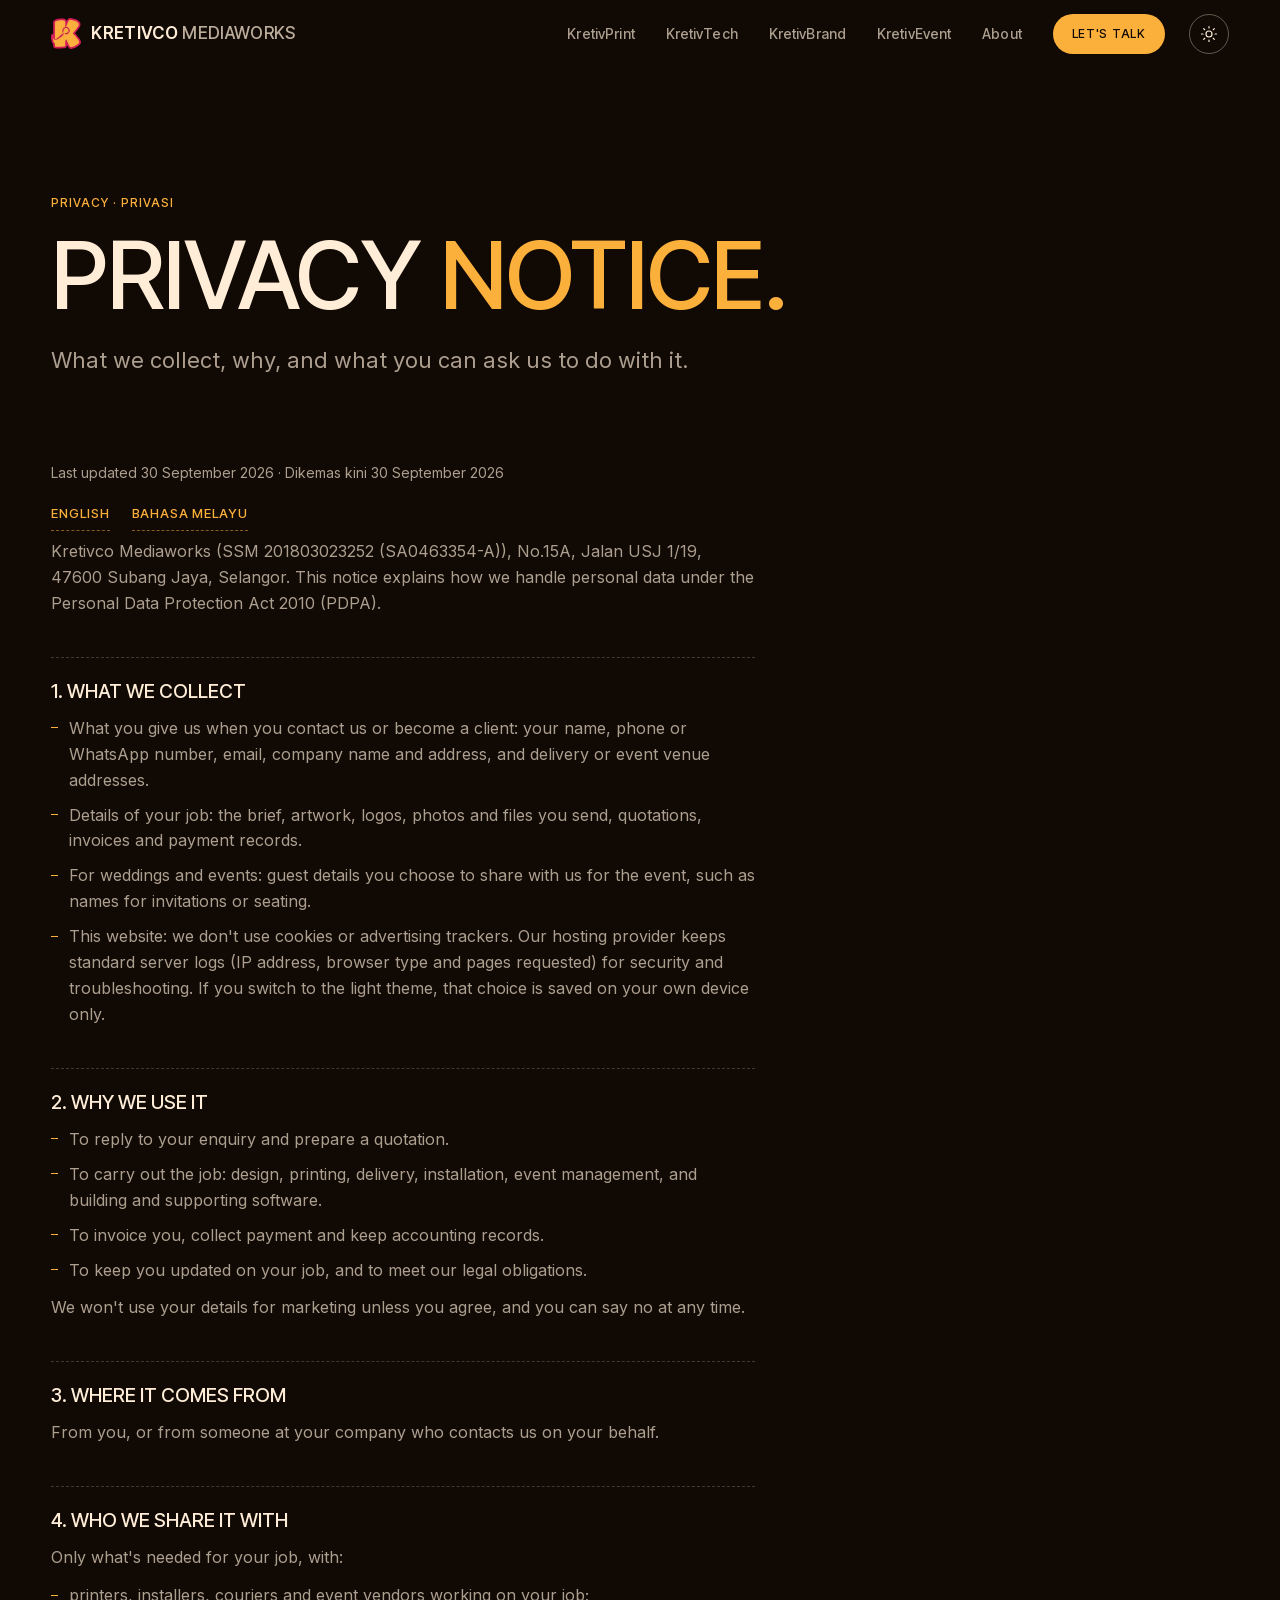
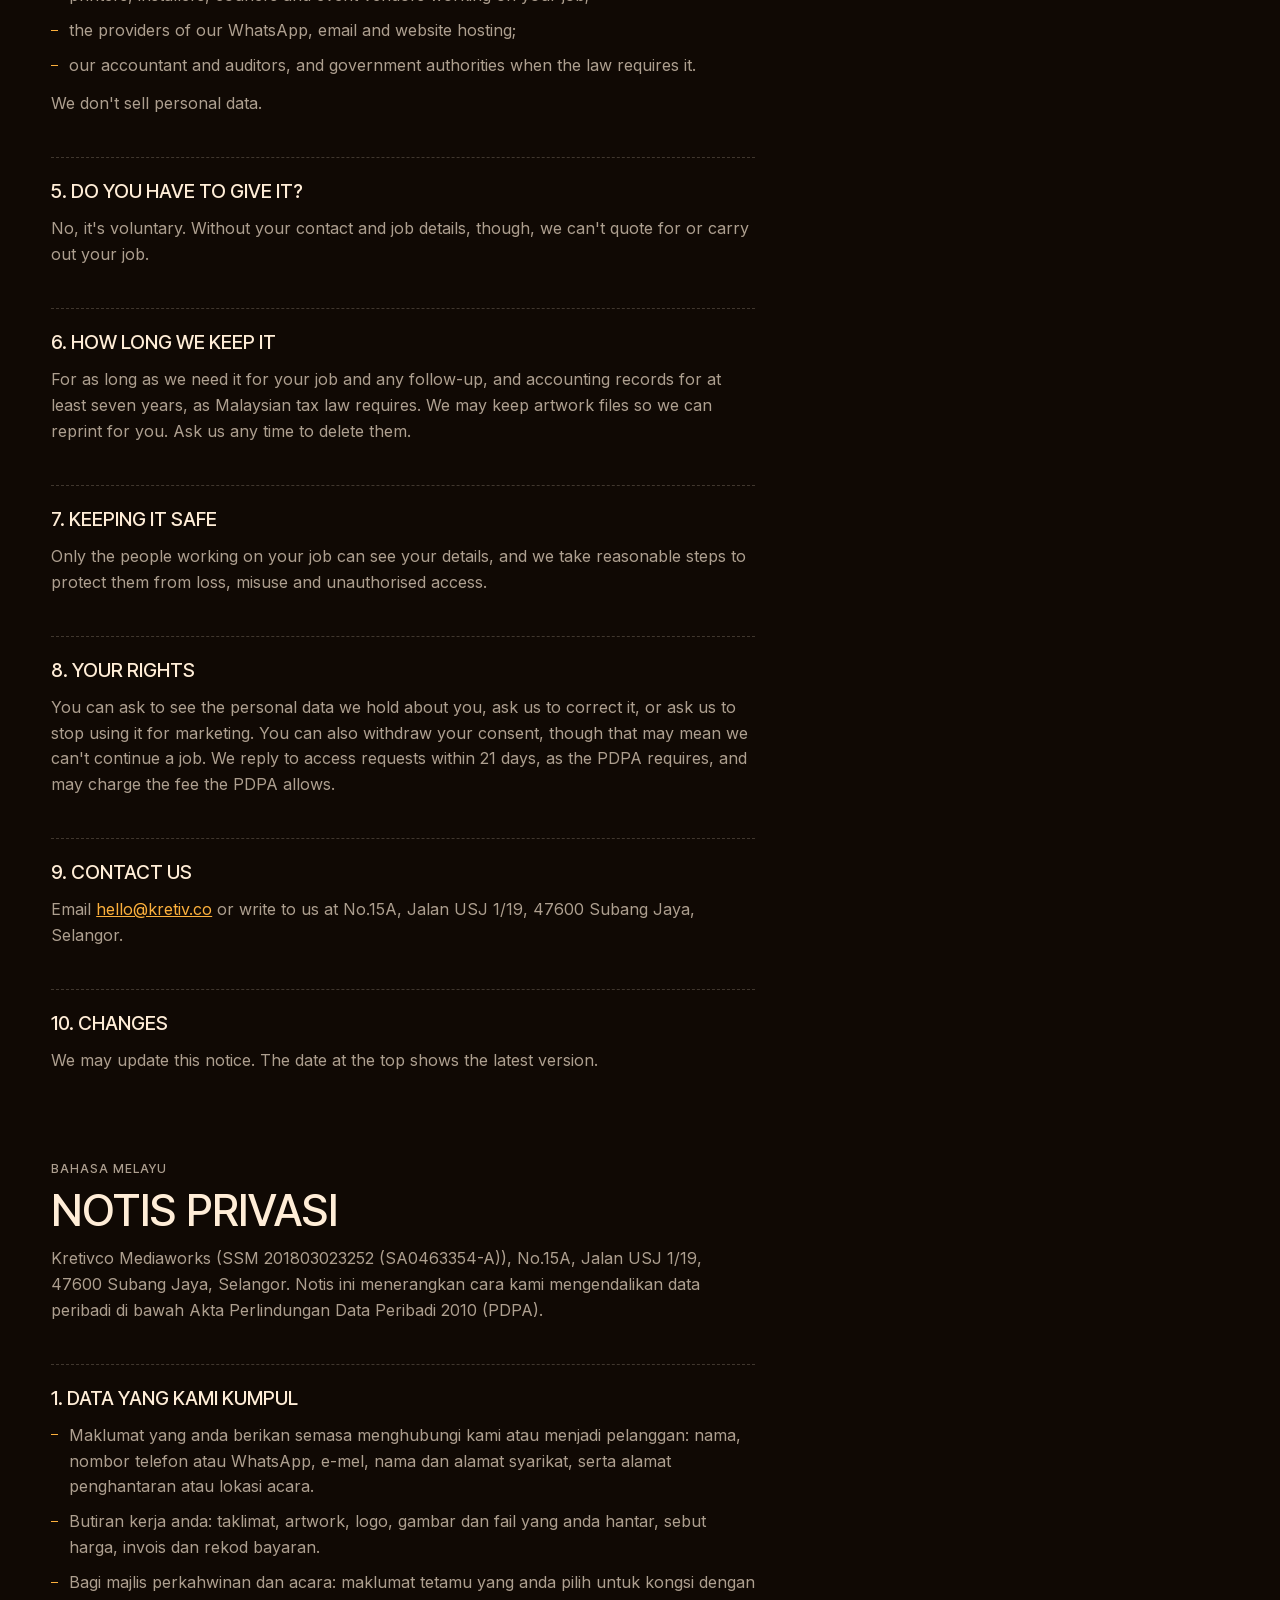
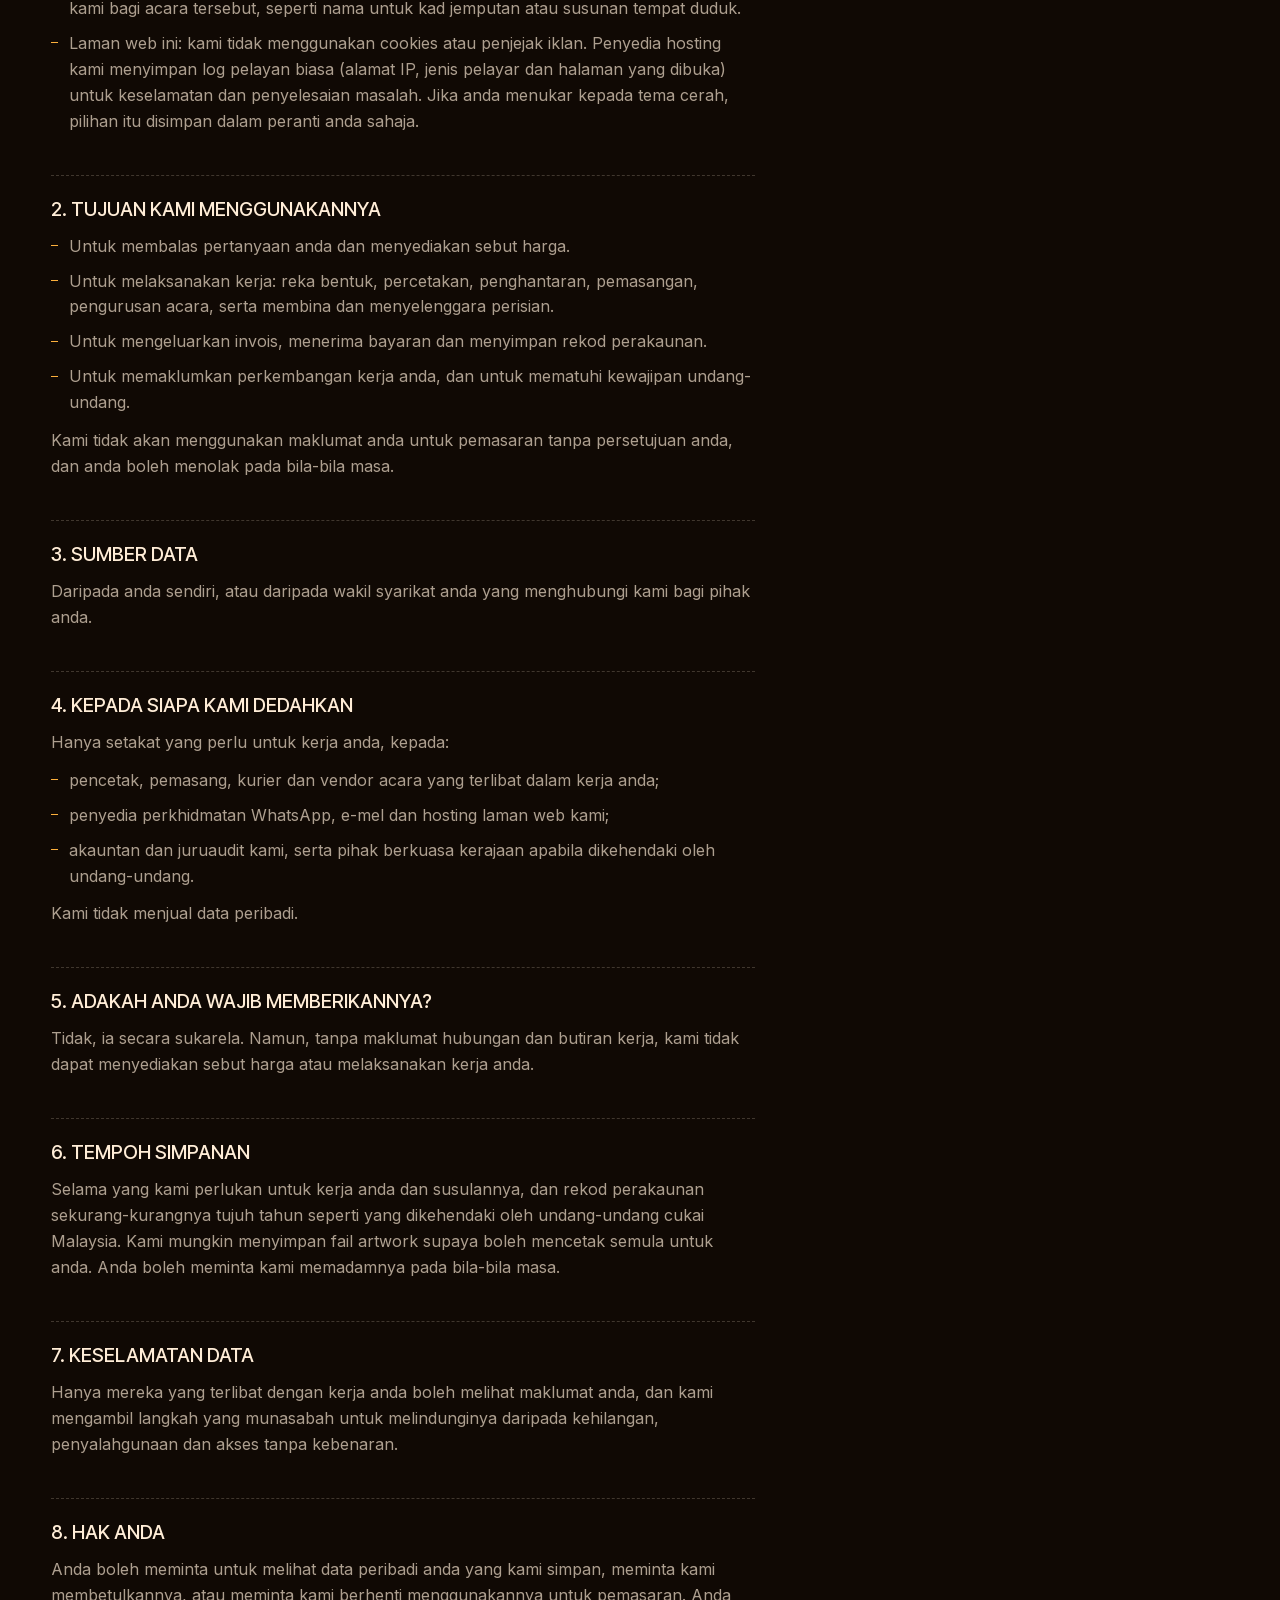
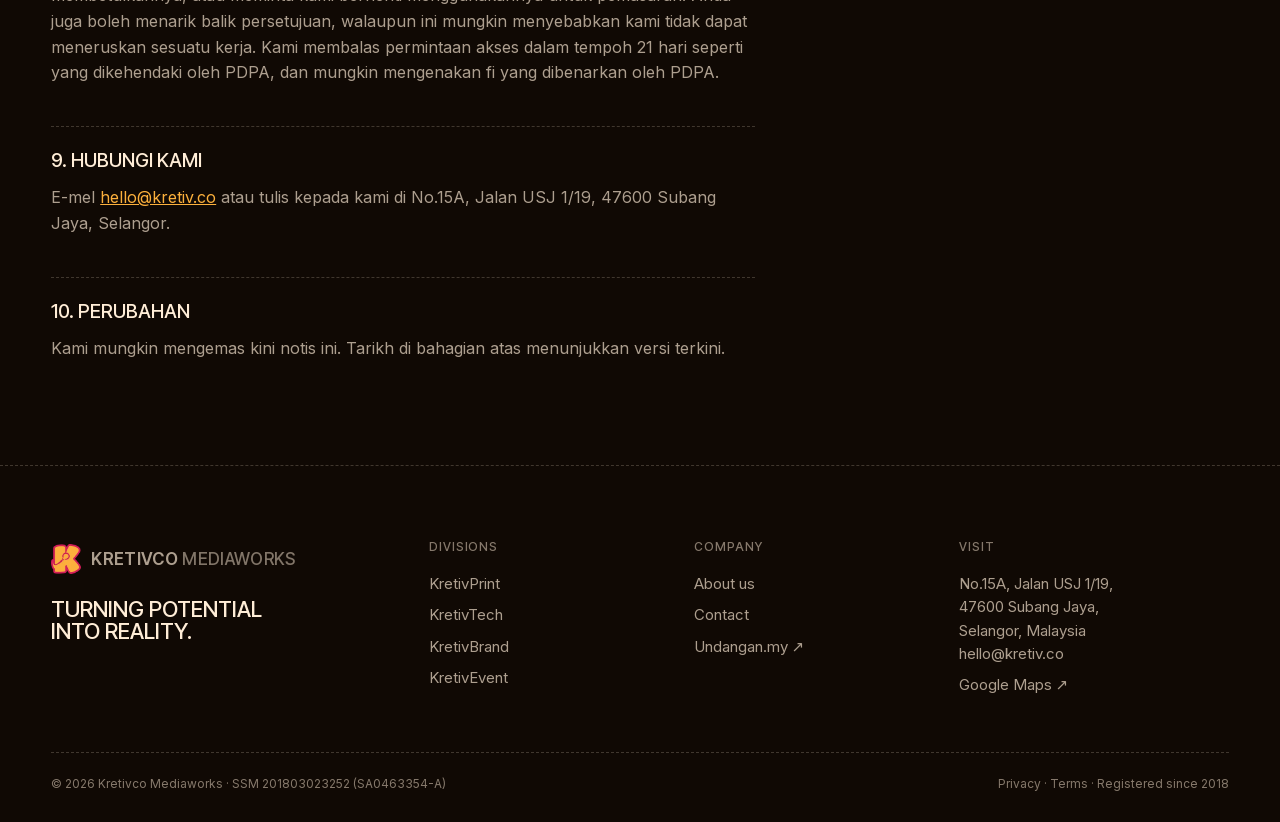
<file: privacy/index.html>
<!doctype html>
<html lang="en">
<head>
  <meta charset="utf-8">
  <meta name="viewport" content="width=device-width, initial-scale=1, viewport-fit=cover">
  <title>Privacy Notice | Kretivco</title>
  <meta name="description" content="How Kretivco Mediaworks handles personal data under the PDPA 2010, in English and Bahasa Melayu.">
  <meta name="theme-color" content="#100904">
  <script>try{var t=localStorage.getItem('kretivco-theme');if(t==='light'){document.documentElement.dataset.theme='light';document.querySelector('meta[name=theme-color]').content='#ffffff'}}catch(e){}</script>
  <meta http-equiv="Content-Security-Policy" content="default-src 'self'; script-src 'self' 'sha256-zreNfp1ZKjCPOH6FQf/X+W+k1KMsJ3bfbVcNXlpHHTM='; style-src 'self' 'unsafe-inline'; img-src 'self' data:; font-src 'self'; connect-src 'self'; object-src 'none'; base-uri 'self'; form-action 'self'; upgrade-insecure-requests">
  <link rel="preload" href="/assets/fonts/inter-latin.woff2" as="font" type="font/woff2" crossorigin>
  <link rel="preload" href="/assets/fonts/inter-tight-latin.woff2" as="font" type="font/woff2" crossorigin>
  <link rel="canonical" href="https://kretiv.co/privacy/">
  <meta property="og:type" content="website">
  <meta property="og:site_name" content="Kretivco">
  <meta property="og:title" content="Privacy Notice | Kretivco">
  <meta property="og:description" content="How Kretivco Mediaworks handles personal data under the PDPA 2010, in English and Bahasa Melayu.">
  <meta property="og:image" content="https://kretiv.co/assets/og.jpg">
  <meta name="twitter:card" content="summary_large_image">
  <link rel="icon" type="image/png" href="/assets/favicon.png?v=2">
  <link rel="apple-touch-icon" href="/assets/apple-touch-icon.png">
  <link rel="stylesheet" href="/css/site.css?v=c3e87ed2">
</head>
<body>
<a class="skip" href="#main">Skip to content</a>

<header class="nav">
  <div class="wrap nav__inner">
    <a href="/" class="brand" aria-label="Kretivco Mediaworks home">
      <img src="/assets/k-logo.webp" srcset="/assets/k-logo-96.webp 96w, /assets/k-logo-240.webp 240w, /assets/k-logo.webp 501w" sizes="30px" alt="" width="30" height="31">
      <span>Kretivco <small>Mediaworks</small></span>
    </a>
    <button class="nav__toggle" aria-expanded="false" aria-controls="nav-links"><i></i>Menu</button>
    <nav class="nav__links" id="nav-links" aria-label="Main">
      <a href="/kretivprint/">KretivPrint</a>
      <a href="/kretivtech/">KretivTech</a>
      <a href="/kretivbrand/">KretivBrand</a>
      <a href="/kretivevent/">KretivEvent</a>
      <a href="/about/">About</a>
      <a href="#talk" class="btn btn--gold">Let's talk</a>
    </nav>
    <button class="theme-toggle" type="button" data-theme-toggle aria-label="Switch to white theme">
      <svg class="sun" viewBox="0 0 24 24" aria-hidden="true"><circle cx="12" cy="12" r="4"/><path d="M12 2v2M12 20v2M4.9 4.9l1.4 1.4M17.7 17.7l1.4 1.4M2 12h2M20 12h2M4.9 19.1l1.4-1.4M17.7 6.3l1.4-1.4"/></svg>
      <svg class="moon" viewBox="0 0 24 24" aria-hidden="true"><path d="M20 14.5A8 8 0 0 1 9.5 4a8 8 0 1 0 10.5 10.5z"/></svg>
    </button>
  </div>
</header>

<main id="main">
  <section class="page-head">
    <div class="wrap">
      <span class="label label--gold">Privacy · Privasi</span>
      <h1 class="display">Privacy <span class="gold">notice.</span></h1>
      <p class="lead">What we collect, why, and what you can ask us to do with it.</p>
    </div>
  </section>
  <section class="section section--tight">
    <div class="wrap">
      <article class="legal">
        <p class="legal__meta">Last updated 30 September 2026 · Dikemas kini 30 September 2026</p>
        <p class="legal__toc"><a href="#en" class="link">English</a><a href="#bm" class="link">Bahasa Melayu</a></p>
        <div id="en" lang="en"><p>Kretivco Mediaworks (SSM 201803023252 (SA0463354-A)), No.15A, Jalan USJ 1/19, 47600 Subang Jaya, Selangor. This notice explains how we handle personal data under the Personal Data Protection Act 2010 (PDPA).</p><h2>1. What we collect</h2><ul><li>What you give us when you contact us or become a client: your name, phone or WhatsApp number, email, company name and address, and delivery or event venue addresses.</li><li>Details of your job: the brief, artwork, logos, photos and files you send, quotations, invoices and payment records.</li><li>For weddings and events: guest details you choose to share with us for the event, such as names for invitations or seating.</li><li>This website: we don't use cookies or advertising trackers. Our hosting provider keeps standard server logs (IP address, browser type and pages requested) for security and troubleshooting. If you switch to the light theme, that choice is saved on your own device only.</li></ul><h2>2. Why we use it</h2><ul><li>To reply to your enquiry and prepare a quotation.</li><li>To carry out the job: design, printing, delivery, installation, event management, and building and supporting software.</li><li>To invoice you, collect payment and keep accounting records.</li><li>To keep you updated on your job, and to meet our legal obligations.</li></ul><p>We won't use your details for marketing unless you agree, and you can say no at any time.</p><h2>3. Where it comes from</h2><p>From you, or from someone at your company who contacts us on your behalf.</p><h2>4. Who we share it with</h2><p>Only what's needed for your job, with:</p><ul><li>printers, installers, couriers and event vendors working on your job;</li><li>the providers of our WhatsApp, email and website hosting;</li><li>our accountant and auditors, and government authorities when the law requires it.</li></ul><p>We don't sell personal data.</p><h2>5. Do you have to give it?</h2><p>No, it's voluntary. Without your contact and job details, though, we can't quote for or carry out your job.</p><h2>6. How long we keep it</h2><p>For as long as we need it for your job and any follow-up, and accounting records for at least seven years, as Malaysian tax law requires. We may keep artwork files so we can reprint for you. Ask us any time to delete them.</p><h2>7. Keeping it safe</h2><p>Only the people working on your job can see your details, and we take reasonable steps to protect them from loss, misuse and unauthorised access.</p><h2>8. Your rights</h2><p>You can ask to see the personal data we hold about you, ask us to correct it, or ask us to stop using it for marketing. You can also withdraw your consent, though that may mean we can't continue a job. We reply to access requests within 21 days, as the PDPA requires, and may charge the fee the PDPA allows.</p><h2>9. Contact us</h2><p>Email <a href="/#contact" data-email>hello@kretiv.co</a> or write to us at No.15A, Jalan USJ 1/19, 47600 Subang Jaya, Selangor.</p><h2>10. Changes</h2><p>We may update this notice. The date at the top shows the latest version.</p></div>
        <div id="bm" lang="ms" class="legal__lang"><p class="label label--gold">Bahasa Melayu</p><h2 class="legal__title">Notis privasi</h2><p>Kretivco Mediaworks (SSM 201803023252 (SA0463354-A)), No.15A, Jalan USJ 1/19, 47600 Subang Jaya, Selangor. Notis ini menerangkan cara kami mengendalikan data peribadi di bawah Akta Perlindungan Data Peribadi 2010 (PDPA).</p><h2>1. Data yang kami kumpul</h2><ul><li>Maklumat yang anda berikan semasa menghubungi kami atau menjadi pelanggan: nama, nombor telefon atau WhatsApp, e-mel, nama dan alamat syarikat, serta alamat penghantaran atau lokasi acara.</li><li>Butiran kerja anda: taklimat, artwork, logo, gambar dan fail yang anda hantar, sebut harga, invois dan rekod bayaran.</li><li>Bagi majlis perkahwinan dan acara: maklumat tetamu yang anda pilih untuk kongsi dengan kami bagi acara tersebut, seperti nama untuk kad jemputan atau susunan tempat duduk.</li><li>Laman web ini: kami tidak menggunakan cookies atau penjejak iklan. Penyedia hosting kami menyimpan log pelayan biasa (alamat IP, jenis pelayar dan halaman yang dibuka) untuk keselamatan dan penyelesaian masalah. Jika anda menukar kepada tema cerah, pilihan itu disimpan dalam peranti anda sahaja.</li></ul><h2>2. Tujuan kami menggunakannya</h2><ul><li>Untuk membalas pertanyaan anda dan menyediakan sebut harga.</li><li>Untuk melaksanakan kerja: reka bentuk, percetakan, penghantaran, pemasangan, pengurusan acara, serta membina dan menyelenggara perisian.</li><li>Untuk mengeluarkan invois, menerima bayaran dan menyimpan rekod perakaunan.</li><li>Untuk memaklumkan perkembangan kerja anda, dan untuk mematuhi kewajipan undang-undang.</li></ul><p>Kami tidak akan menggunakan maklumat anda untuk pemasaran tanpa persetujuan anda, dan anda boleh menolak pada bila-bila masa.</p><h2>3. Sumber data</h2><p>Daripada anda sendiri, atau daripada wakil syarikat anda yang menghubungi kami bagi pihak anda.</p><h2>4. Kepada siapa kami dedahkan</h2><p>Hanya setakat yang perlu untuk kerja anda, kepada:</p><ul><li>pencetak, pemasang, kurier dan vendor acara yang terlibat dalam kerja anda;</li><li>penyedia perkhidmatan WhatsApp, e-mel dan hosting laman web kami;</li><li>akauntan dan juruaudit kami, serta pihak berkuasa kerajaan apabila dikehendaki oleh undang-undang.</li></ul><p>Kami tidak menjual data peribadi.</p><h2>5. Adakah anda wajib memberikannya?</h2><p>Tidak, ia secara sukarela. Namun, tanpa maklumat hubungan dan butiran kerja, kami tidak dapat menyediakan sebut harga atau melaksanakan kerja anda.</p><h2>6. Tempoh simpanan</h2><p>Selama yang kami perlukan untuk kerja anda dan susulannya, dan rekod perakaunan sekurang-kurangnya tujuh tahun seperti yang dikehendaki oleh undang-undang cukai Malaysia. Kami mungkin menyimpan fail artwork supaya boleh mencetak semula untuk anda. Anda boleh meminta kami memadamnya pada bila-bila masa.</p><h2>7. Keselamatan data</h2><p>Hanya mereka yang terlibat dengan kerja anda boleh melihat maklumat anda, dan kami mengambil langkah yang munasabah untuk melindunginya daripada kehilangan, penyalahgunaan dan akses tanpa kebenaran.</p><h2>8. Hak anda</h2><p>Anda boleh meminta untuk melihat data peribadi anda yang kami simpan, meminta kami membetulkannya, atau meminta kami berhenti menggunakannya untuk pemasaran. Anda juga boleh menarik balik persetujuan, walaupun ini mungkin menyebabkan kami tidak dapat meneruskan sesuatu kerja. Kami membalas permintaan akses dalam tempoh 21 hari seperti yang dikehendaki oleh PDPA, dan mungkin mengenakan fi yang dibenarkan oleh PDPA.</p><h2>9. Hubungi kami</h2><p>E-mel <a href="/#contact" data-email>hello@kretiv.co</a> atau tulis kepada kami di No.15A, Jalan USJ 1/19, 47600 Subang Jaya, Selangor.</p><h2>10. Perubahan</h2><p>Kami mungkin mengemas kini notis ini. Tarikh di bahagian atas menunjukkan versi terkini.</p></div>
      </article>
    </div>
  </section>
</main>

<footer class="footer">
  <div class="wrap">
    <div class="footer__grid">
      <div>
        <a href="/" class="brand"><img src="/assets/k-logo.webp" srcset="/assets/k-logo-96.webp 96w, /assets/k-logo-240.webp 240w, /assets/k-logo.webp 501w" sizes="30px" alt="" width="30" height="31"><span>Kretivco <small>Mediaworks</small></span></a>
        <p class="footer__mantra">Turning potential into reality.</p>
      </div>
      <div>
        <h4>Divisions</h4>
        <ul>
          <li><a href="/kretivprint/">KretivPrint</a></li>
          <li><a href="/kretivtech/">KretivTech</a></li>
          <li><a href="/kretivbrand/">KretivBrand</a></li>
          <li><a href="/kretivevent/">KretivEvent</a></li>
        </ul>
      </div>
      <div>
        <h4>Company</h4>
        <ul>
          <li><a href="/about/">About us</a></li>
          <li><a href="/#contact">Contact</a></li>
          <li><a href="https://undangan.my" target="_blank" rel="noopener">Undangan.my <span aria-hidden="true">↗</span></a></li>
        </ul>
      </div>
      <div>
        <h4>Visit</h4>
        <address>No.15A, Jalan USJ 1/19,<br>47600 Subang Jaya,<br>Selangor, Malaysia</address>
        <ul class="footer__links">
          <li><a href="/#contact" data-email>Email</a></li>
          <li><a href="https://maps.google.com/?q=No.15A+Jalan+USJ+1%2F19+47600+Subang+Jaya+Selangor" target="_blank" rel="noopener">Google Maps <span aria-hidden="true">↗</span></a></li>
        </ul>
      </div>
    </div>
    <div class="footer__bottom">
      <span>© <span id="year">2026</span> Kretivco Mediaworks · SSM 201803023252 (SA0463354-A)</span>
      <span class="footer__legal"><a href="/privacy/">Privacy</a> · <a href="/terms/">Terms</a> · <a href="/about/#credentials">Registered since 2018</a></span>
    </div>
  </div>
</footer>

<script src="/js/site.js?v=295a12ff"></script>
</body>
</html>
</file>
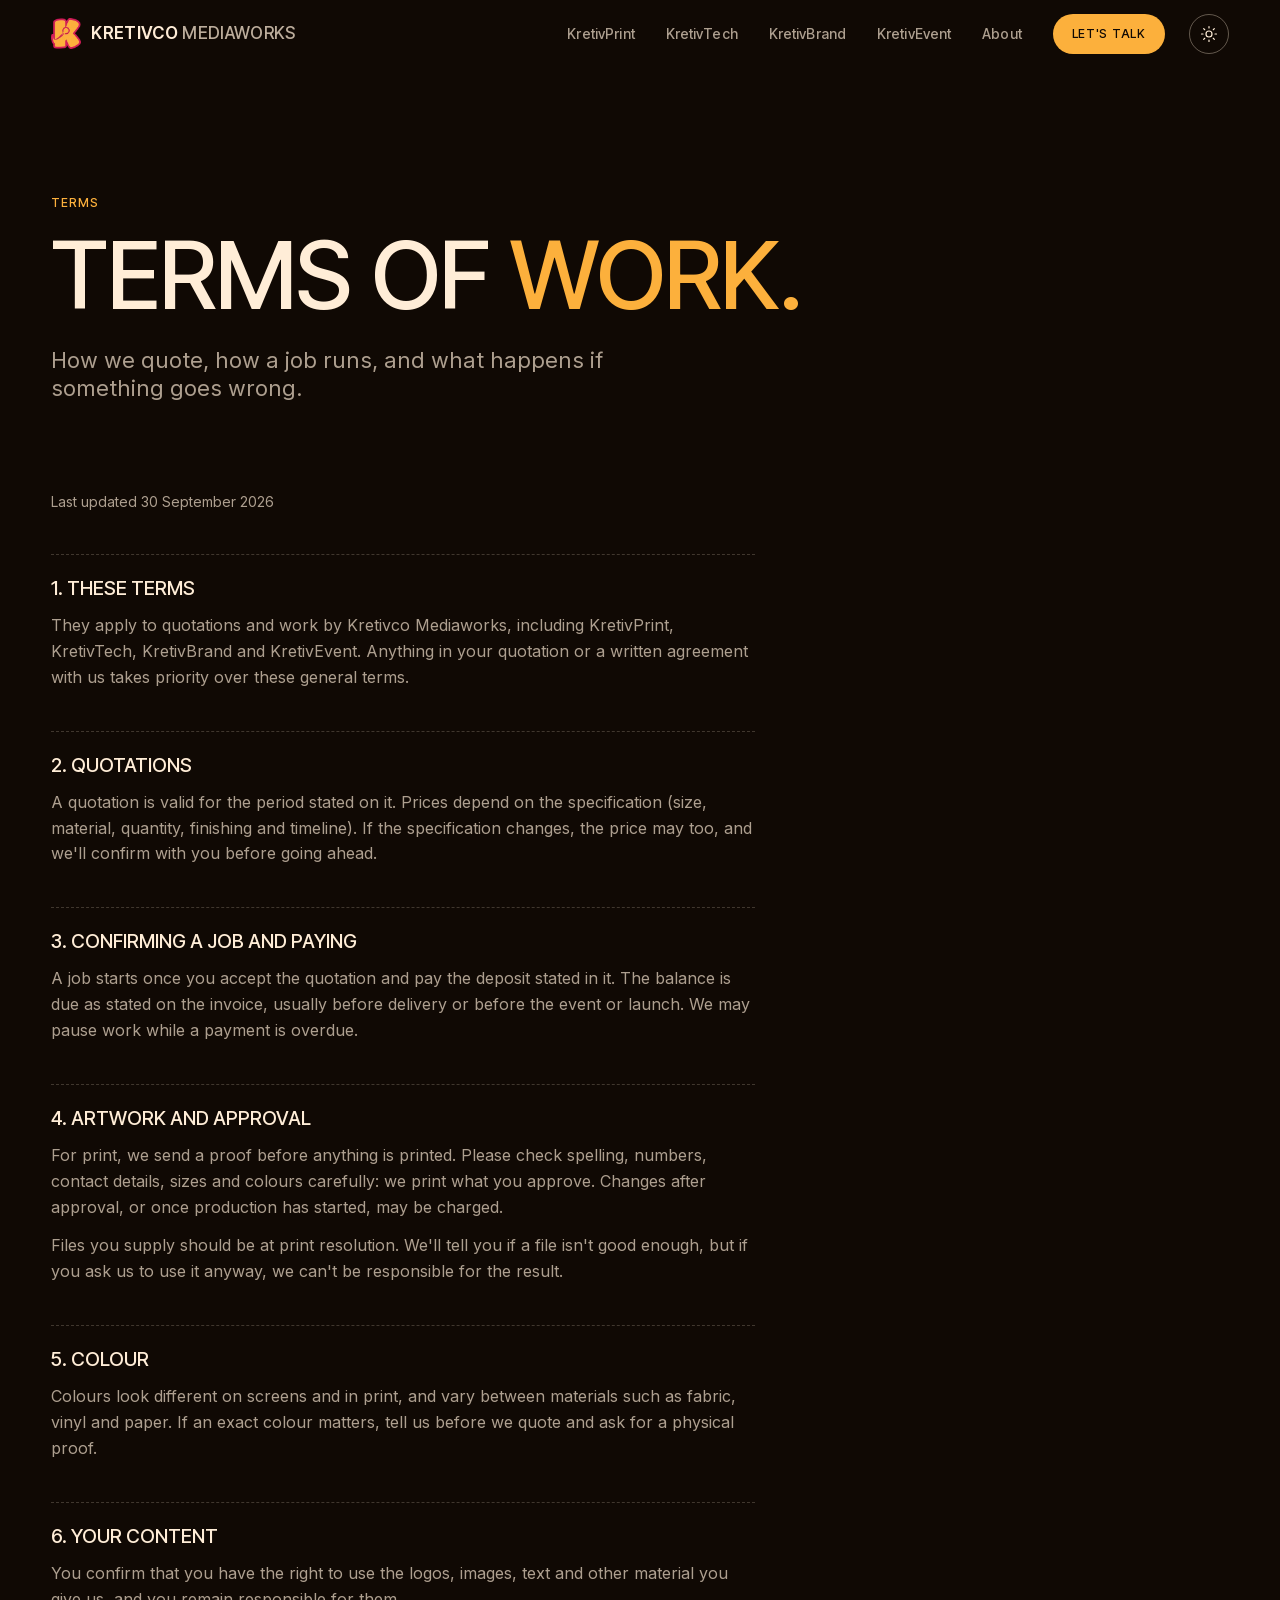
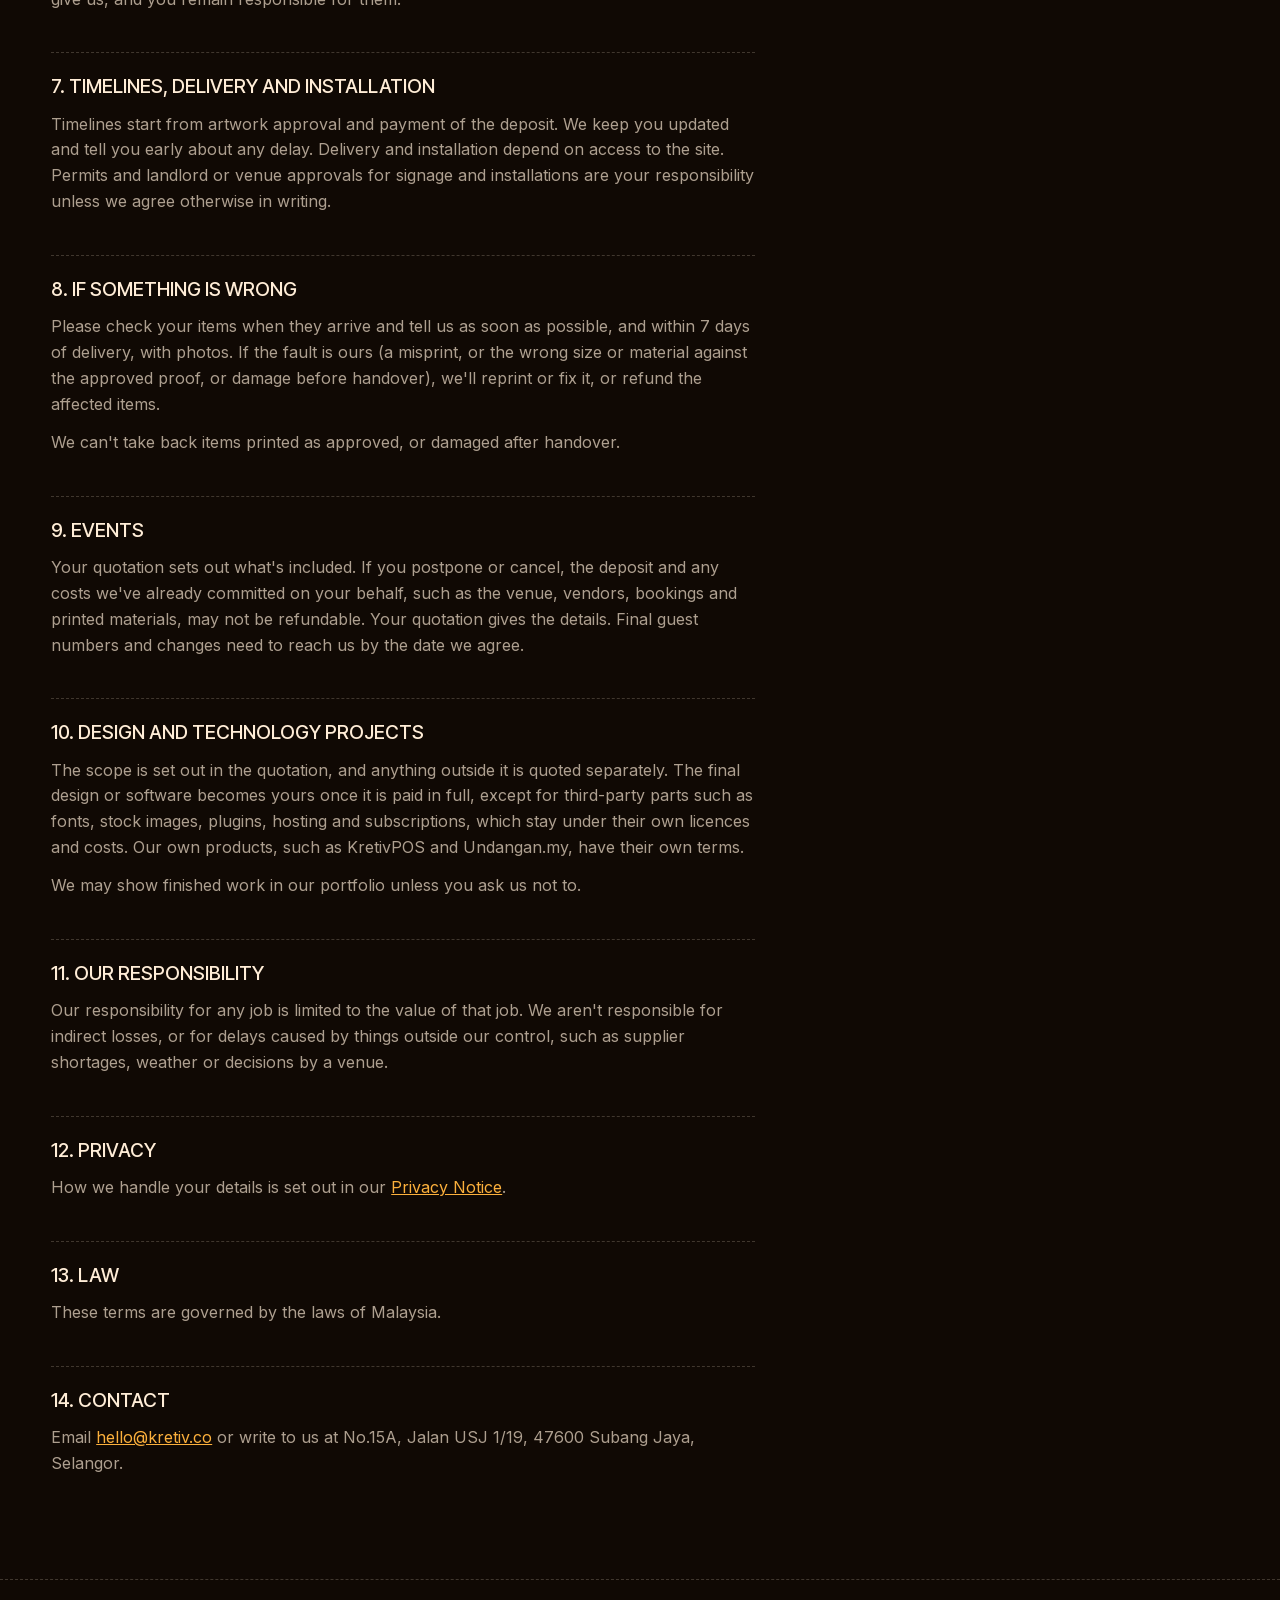
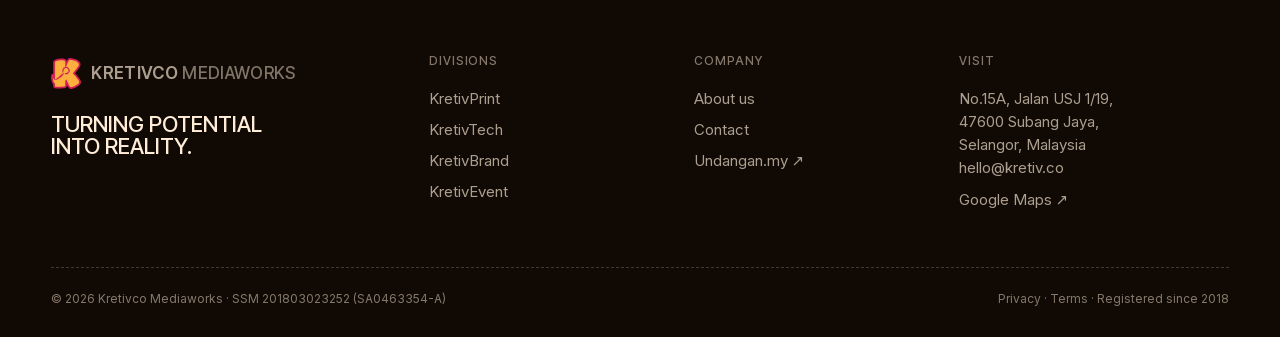
<file: terms/index.html>
<!doctype html>
<html lang="en">
<head>
  <meta charset="utf-8">
  <meta name="viewport" content="width=device-width, initial-scale=1, viewport-fit=cover">
  <title>Terms of Work | Kretivco</title>
  <meta name="description" content="How Kretivco Mediaworks quotes, runs and delivers print, technology, branding and event work.">
  <meta name="theme-color" content="#100904">
  <script>try{var t=localStorage.getItem('kretivco-theme');if(t==='light'){document.documentElement.dataset.theme='light';document.querySelector('meta[name=theme-color]').content='#ffffff'}}catch(e){}</script>
  <meta http-equiv="Content-Security-Policy" content="default-src 'self'; script-src 'self' 'sha256-zreNfp1ZKjCPOH6FQf/X+W+k1KMsJ3bfbVcNXlpHHTM='; style-src 'self' 'unsafe-inline'; img-src 'self' data:; font-src 'self'; connect-src 'self'; object-src 'none'; base-uri 'self'; form-action 'self'; upgrade-insecure-requests">
  <link rel="preload" href="/assets/fonts/inter-latin.woff2" as="font" type="font/woff2" crossorigin>
  <link rel="preload" href="/assets/fonts/inter-tight-latin.woff2" as="font" type="font/woff2" crossorigin>
  <link rel="canonical" href="https://kretiv.co/terms/">
  <meta property="og:type" content="website">
  <meta property="og:site_name" content="Kretivco">
  <meta property="og:title" content="Terms of Work | Kretivco">
  <meta property="og:description" content="How Kretivco Mediaworks quotes, runs and delivers print, technology, branding and event work.">
  <meta property="og:image" content="https://kretiv.co/assets/og.jpg">
  <meta name="twitter:card" content="summary_large_image">
  <link rel="icon" type="image/png" href="/assets/favicon.png?v=2">
  <link rel="apple-touch-icon" href="/assets/apple-touch-icon.png">
  <link rel="stylesheet" href="/css/site.css?v=c3e87ed2">
</head>
<body>
<a class="skip" href="#main">Skip to content</a>

<header class="nav">
  <div class="wrap nav__inner">
    <a href="/" class="brand" aria-label="Kretivco Mediaworks home">
      <img src="/assets/k-logo.webp" srcset="/assets/k-logo-96.webp 96w, /assets/k-logo-240.webp 240w, /assets/k-logo.webp 501w" sizes="30px" alt="" width="30" height="31">
      <span>Kretivco <small>Mediaworks</small></span>
    </a>
    <button class="nav__toggle" aria-expanded="false" aria-controls="nav-links"><i></i>Menu</button>
    <nav class="nav__links" id="nav-links" aria-label="Main">
      <a href="/kretivprint/">KretivPrint</a>
      <a href="/kretivtech/">KretivTech</a>
      <a href="/kretivbrand/">KretivBrand</a>
      <a href="/kretivevent/">KretivEvent</a>
      <a href="/about/">About</a>
      <a href="#talk" class="btn btn--gold">Let's talk</a>
    </nav>
    <button class="theme-toggle" type="button" data-theme-toggle aria-label="Switch to white theme">
      <svg class="sun" viewBox="0 0 24 24" aria-hidden="true"><circle cx="12" cy="12" r="4"/><path d="M12 2v2M12 20v2M4.9 4.9l1.4 1.4M17.7 17.7l1.4 1.4M2 12h2M20 12h2M4.9 19.1l1.4-1.4M17.7 6.3l1.4-1.4"/></svg>
      <svg class="moon" viewBox="0 0 24 24" aria-hidden="true"><path d="M20 14.5A8 8 0 0 1 9.5 4a8 8 0 1 0 10.5 10.5z"/></svg>
    </button>
  </div>
</header>

<main id="main">
  <section class="page-head">
    <div class="wrap">
      <span class="label label--gold">Terms</span>
      <h1 class="display">Terms of <span class="gold">work.</span></h1>
      <p class="lead">How we quote, how a job runs, and what happens if something goes wrong.</p>
    </div>
  </section>
  <section class="section section--tight">
    <div class="wrap">
      <article class="legal">
        <p class="legal__meta">Last updated 30 September 2026</p>
        <h2>1. These terms</h2><p>They apply to quotations and work by Kretivco Mediaworks, including KretivPrint, KretivTech, KretivBrand and KretivEvent. Anything in your quotation or a written agreement with us takes priority over these general terms.</p><h2>2. Quotations</h2><p>A quotation is valid for the period stated on it. Prices depend on the specification (size, material, quantity, finishing and timeline). If the specification changes, the price may too, and we'll confirm with you before going ahead.</p><h2>3. Confirming a job and paying</h2><p>A job starts once you accept the quotation and pay the deposit stated in it. The balance is due as stated on the invoice, usually before delivery or before the event or launch. We may pause work while a payment is overdue.</p><h2>4. Artwork and approval</h2><p>For print, we send a proof before anything is printed. Please check spelling, numbers, contact details, sizes and colours carefully: we print what you approve. Changes after approval, or once production has started, may be charged.</p><p>Files you supply should be at print resolution. We'll tell you if a file isn't good enough, but if you ask us to use it anyway, we can't be responsible for the result.</p><h2>5. Colour</h2><p>Colours look different on screens and in print, and vary between materials such as fabric, vinyl and paper. If an exact colour matters, tell us before we quote and ask for a physical proof.</p><h2>6. Your content</h2><p>You confirm that you have the right to use the logos, images, text and other material you give us, and you remain responsible for them.</p><h2>7. Timelines, delivery and installation</h2><p>Timelines start from artwork approval and payment of the deposit. We keep you updated and tell you early about any delay. Delivery and installation depend on access to the site. Permits and landlord or venue approvals for signage and installations are your responsibility unless we agree otherwise in writing.</p><h2>8. If something is wrong</h2><p>Please check your items when they arrive and tell us as soon as possible, and within 7 days of delivery, with photos. If the fault is ours (a misprint, or the wrong size or material against the approved proof, or damage before handover), we'll reprint or fix it, or refund the affected items.</p><p>We can't take back items printed as approved, or damaged after handover.</p><h2>9. Events</h2><p>Your quotation sets out what's included. If you postpone or cancel, the deposit and any costs we've already committed on your behalf, such as the venue, vendors, bookings and printed materials, may not be refundable. Your quotation gives the details. Final guest numbers and changes need to reach us by the date we agree.</p><h2>10. Design and technology projects</h2><p>The scope is set out in the quotation, and anything outside it is quoted separately. The final design or software becomes yours once it is paid in full, except for third-party parts such as fonts, stock images, plugins, hosting and subscriptions, which stay under their own licences and costs. Our own products, such as KretivPOS and Undangan.my, have their own terms.</p><p>We may show finished work in our portfolio unless you ask us not to.</p><h2>11. Our responsibility</h2><p>Our responsibility for any job is limited to the value of that job. We aren't responsible for indirect losses, or for delays caused by things outside our control, such as supplier shortages, weather or decisions by a venue.</p><h2>12. Privacy</h2><p>How we handle your details is set out in our <a href="/privacy/">Privacy Notice</a>.</p><h2>13. Law</h2><p>These terms are governed by the laws of Malaysia.</p><h2>14. Contact</h2><p>Email <a href="/#contact" data-email>hello@kretiv.co</a> or write to us at No.15A, Jalan USJ 1/19, 47600 Subang Jaya, Selangor.</p>
      </article>
    </div>
  </section>
</main>

<footer class="footer">
  <div class="wrap">
    <div class="footer__grid">
      <div>
        <a href="/" class="brand"><img src="/assets/k-logo.webp" srcset="/assets/k-logo-96.webp 96w, /assets/k-logo-240.webp 240w, /assets/k-logo.webp 501w" sizes="30px" alt="" width="30" height="31"><span>Kretivco <small>Mediaworks</small></span></a>
        <p class="footer__mantra">Turning potential into reality.</p>
      </div>
      <div>
        <h4>Divisions</h4>
        <ul>
          <li><a href="/kretivprint/">KretivPrint</a></li>
          <li><a href="/kretivtech/">KretivTech</a></li>
          <li><a href="/kretivbrand/">KretivBrand</a></li>
          <li><a href="/kretivevent/">KretivEvent</a></li>
        </ul>
      </div>
      <div>
        <h4>Company</h4>
        <ul>
          <li><a href="/about/">About us</a></li>
          <li><a href="/#contact">Contact</a></li>
          <li><a href="https://undangan.my" target="_blank" rel="noopener">Undangan.my <span aria-hidden="true">↗</span></a></li>
        </ul>
      </div>
      <div>
        <h4>Visit</h4>
        <address>No.15A, Jalan USJ 1/19,<br>47600 Subang Jaya,<br>Selangor, Malaysia</address>
        <ul class="footer__links">
          <li><a href="/#contact" data-email>Email</a></li>
          <li><a href="https://maps.google.com/?q=No.15A+Jalan+USJ+1%2F19+47600+Subang+Jaya+Selangor" target="_blank" rel="noopener">Google Maps <span aria-hidden="true">↗</span></a></li>
        </ul>
      </div>
    </div>
    <div class="footer__bottom">
      <span>© <span id="year">2026</span> Kretivco Mediaworks · SSM 201803023252 (SA0463354-A)</span>
      <span class="footer__legal"><a href="/privacy/">Privacy</a> · <a href="/terms/">Terms</a> · <a href="/about/#credentials">Registered since 2018</a></span>
    </div>
  </div>
</footer>

<script src="/js/site.js?v=295a12ff"></script>
</body>
</html>
</file>
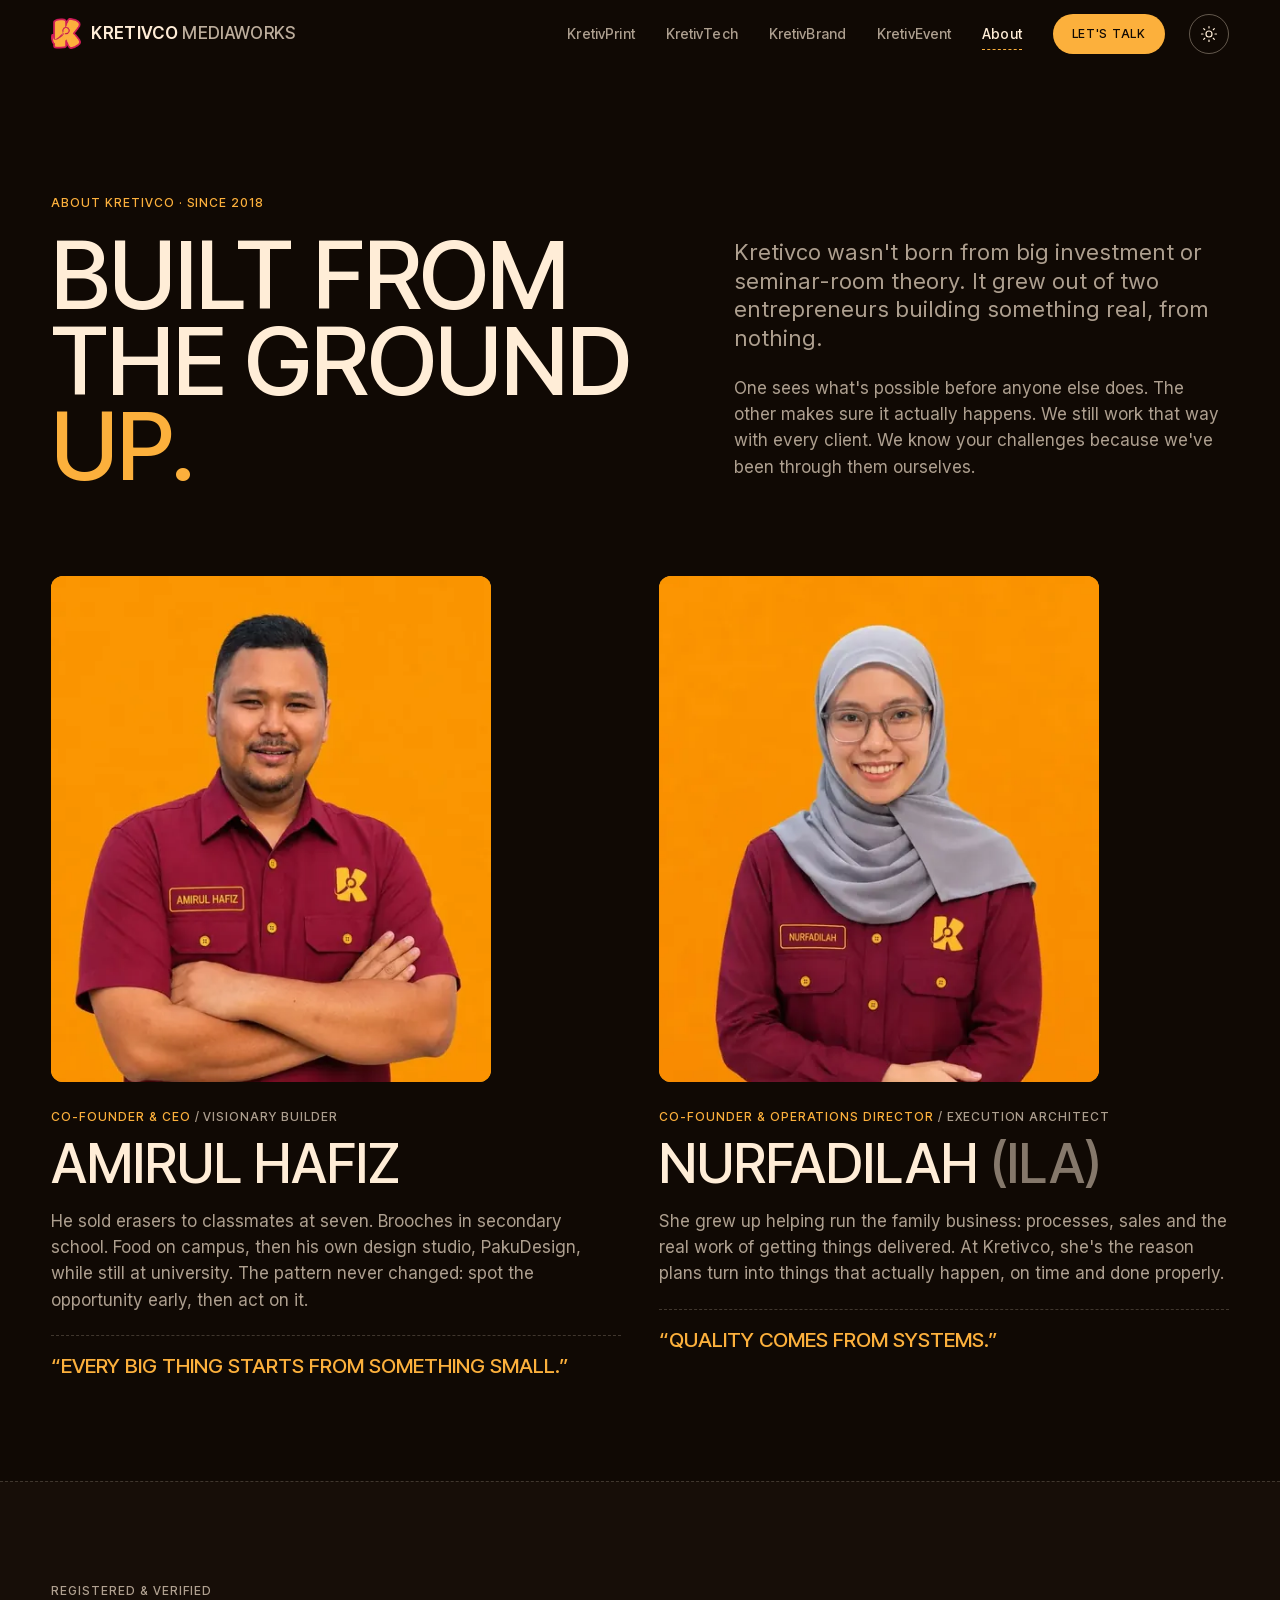
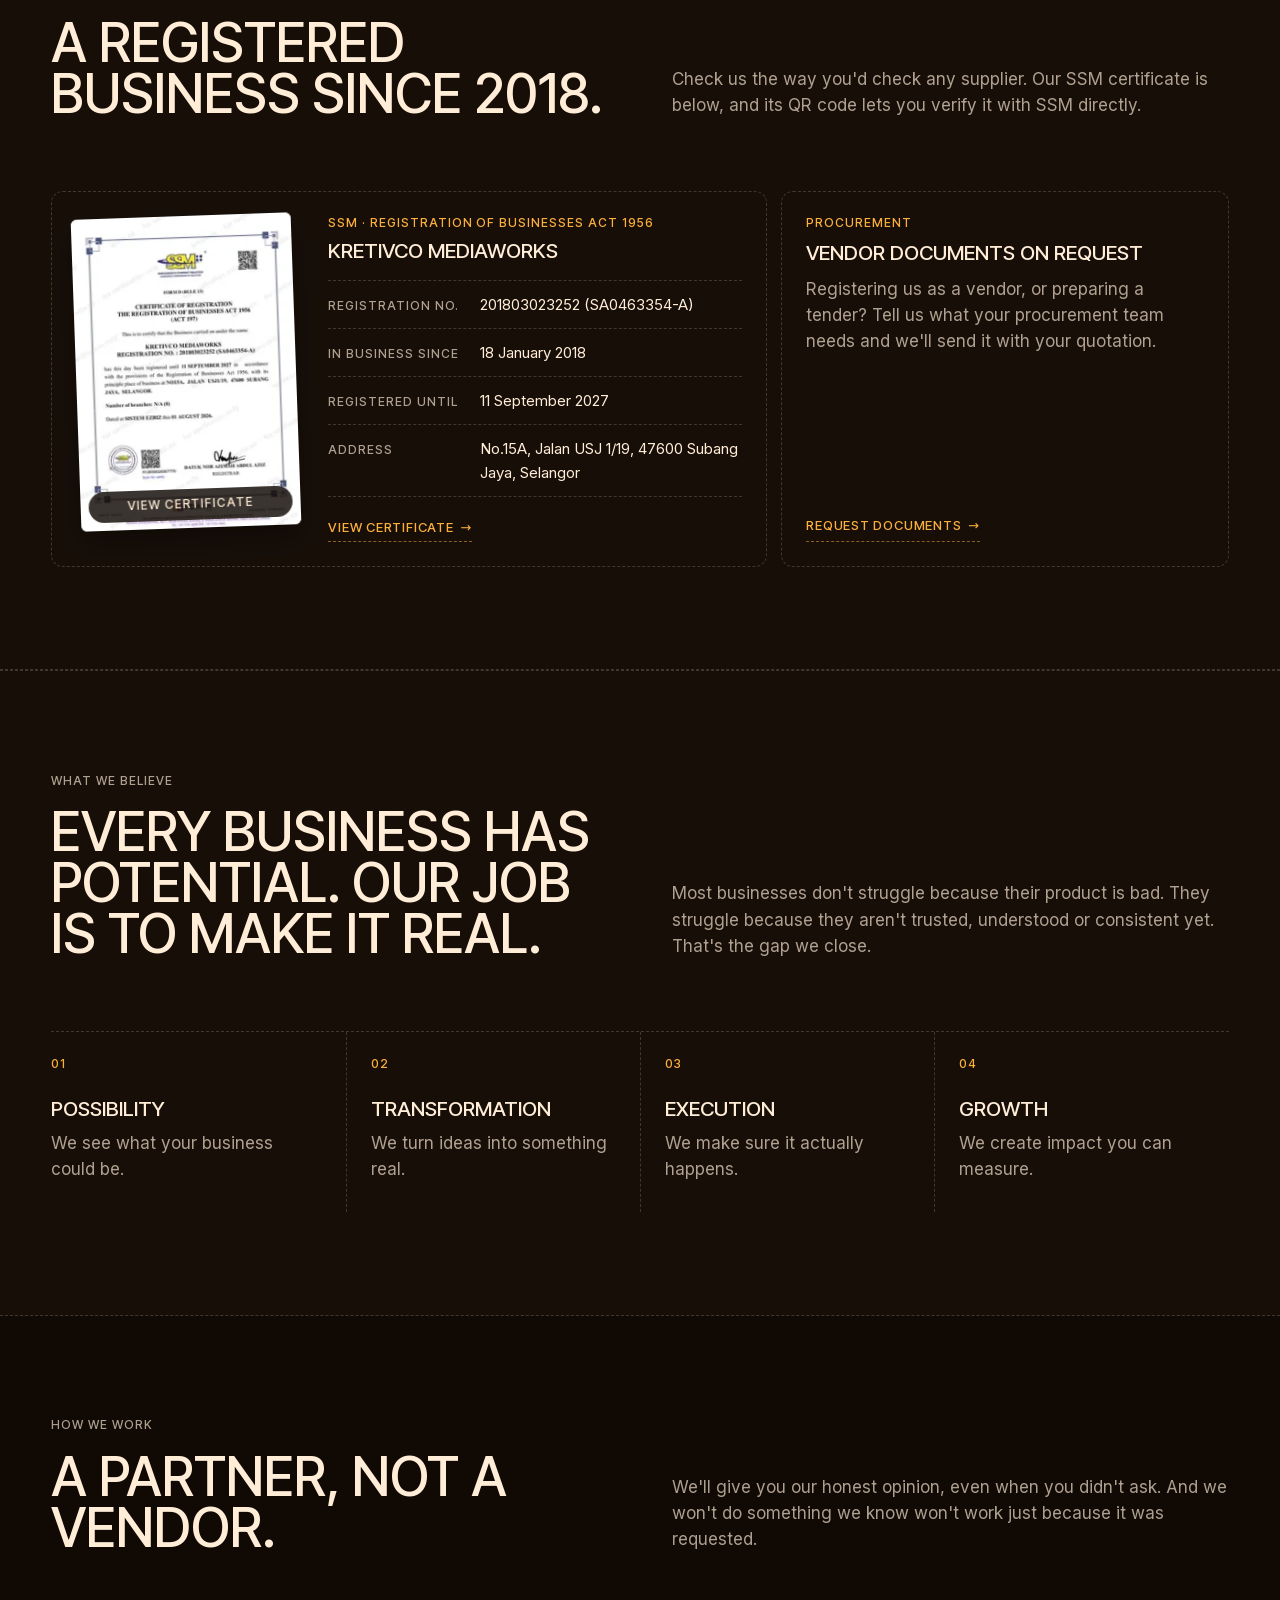
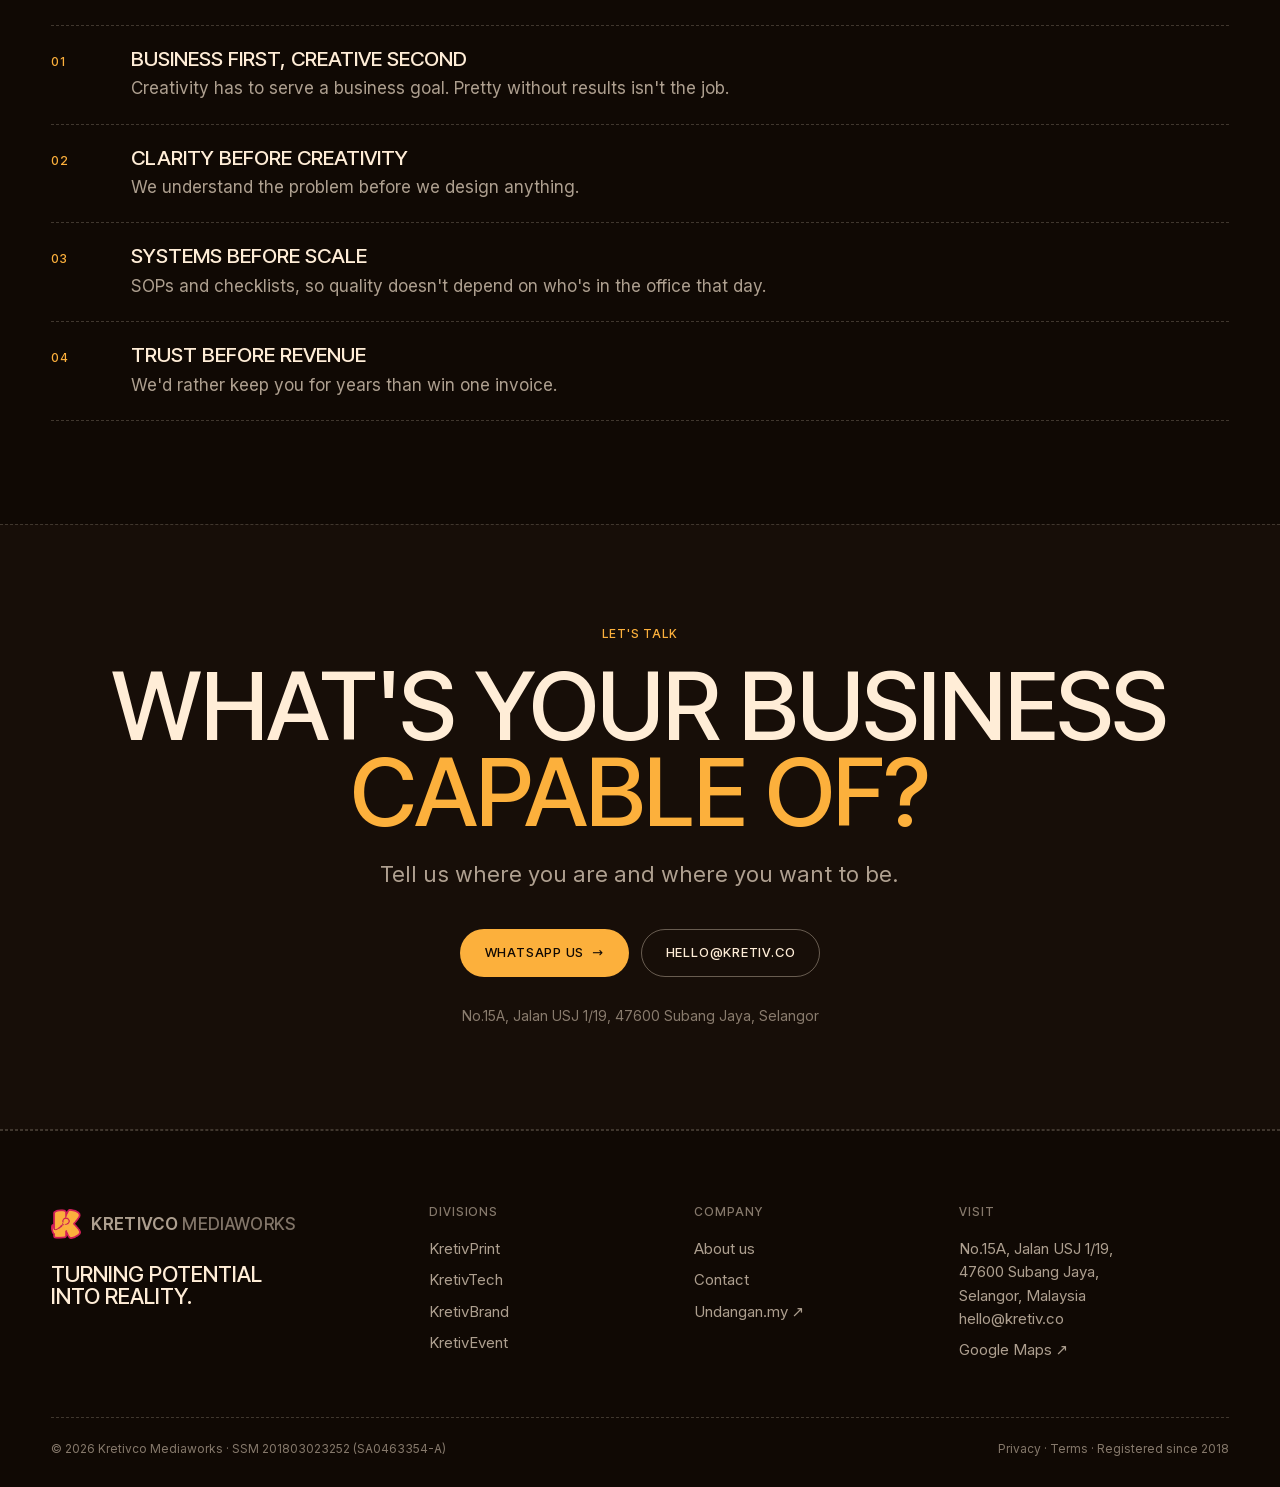
<file: about.html>
<!doctype html>
<html lang="en">
<head>
  <meta charset="utf-8">
  <title>About Us | Kretivco</title>
  <meta name="robots" content="noindex">
  <link rel="canonical" href="https://kretiv.co/about/">
  <meta http-equiv="refresh" content="0; url=/about/">
  <script>location.replace('/about/' + location.hash)</script>
</head>
<body style="background:#100904;color:#ffedd7;font-family:system-ui,sans-serif">
  <p>This page has moved to <a href="/about/" style="color:#FCB03C">kretiv.co/about/</a>.</p>
</body>
</html>
</file>
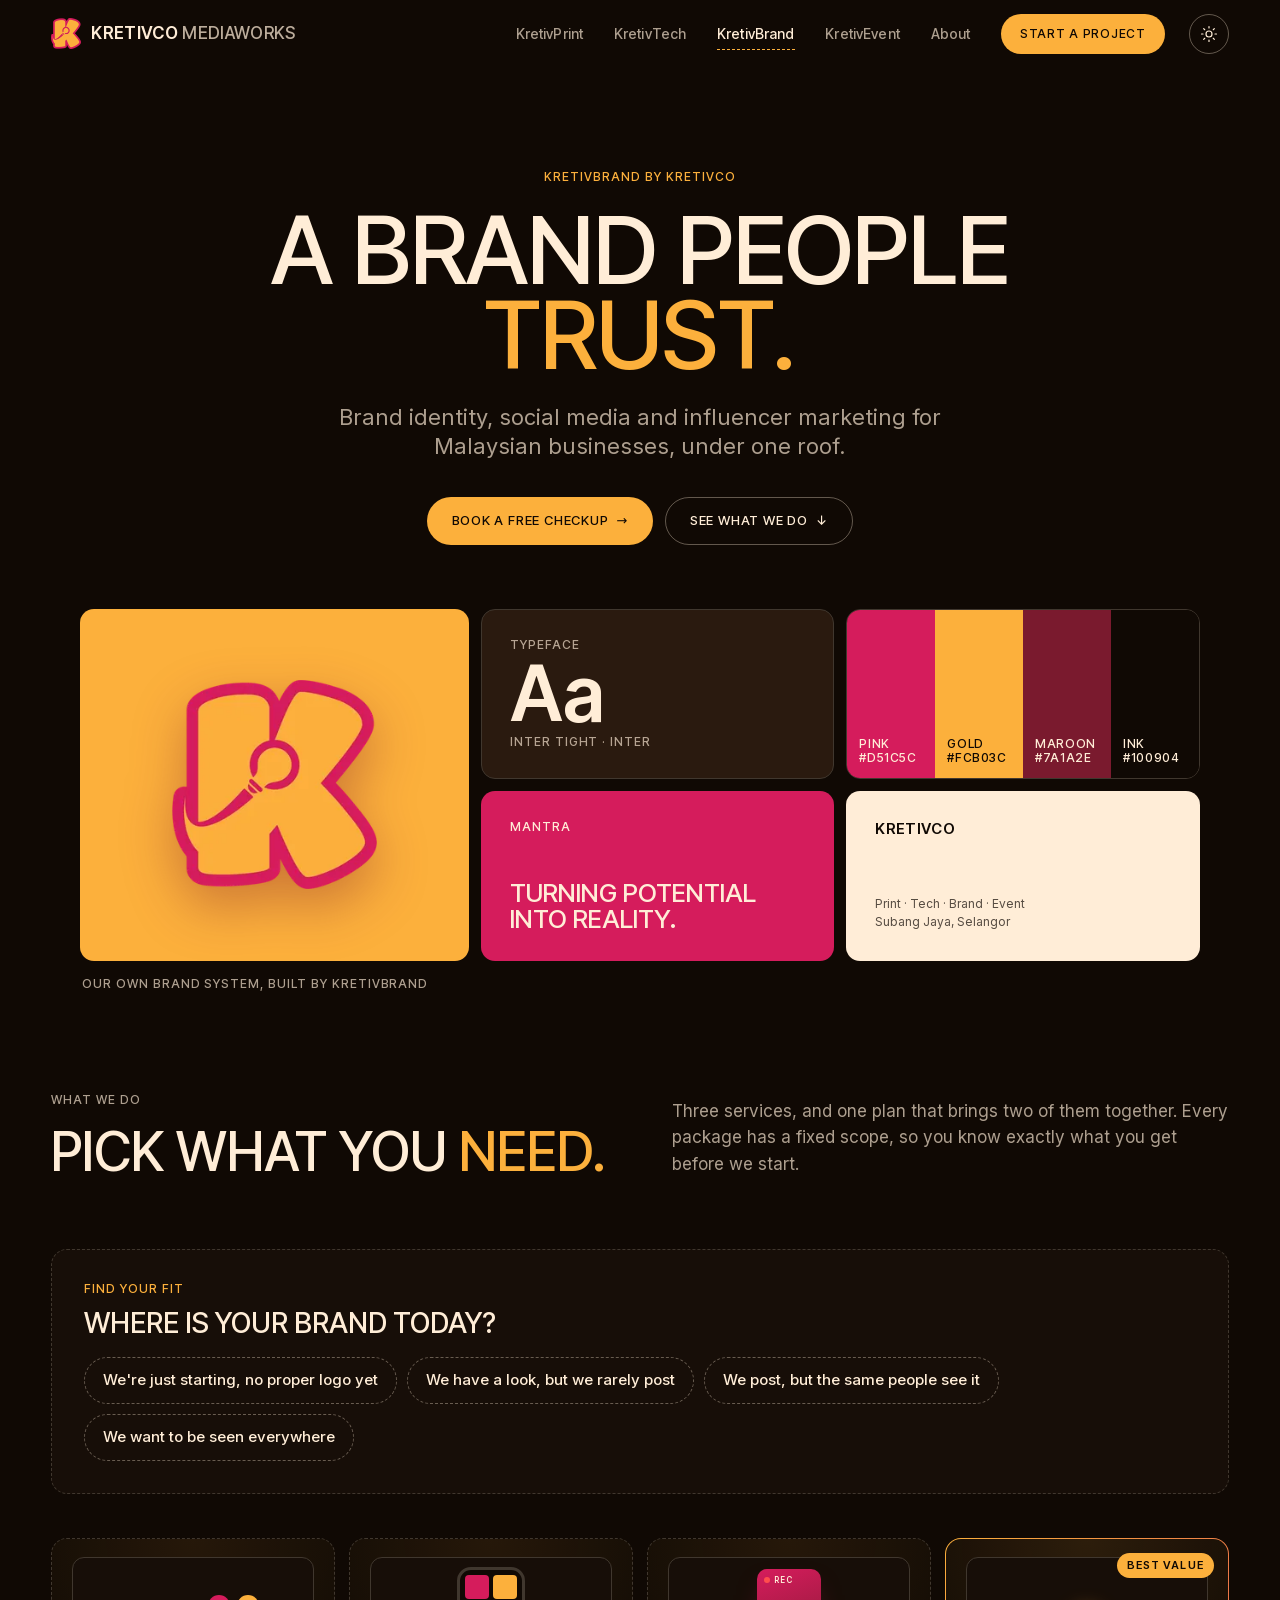
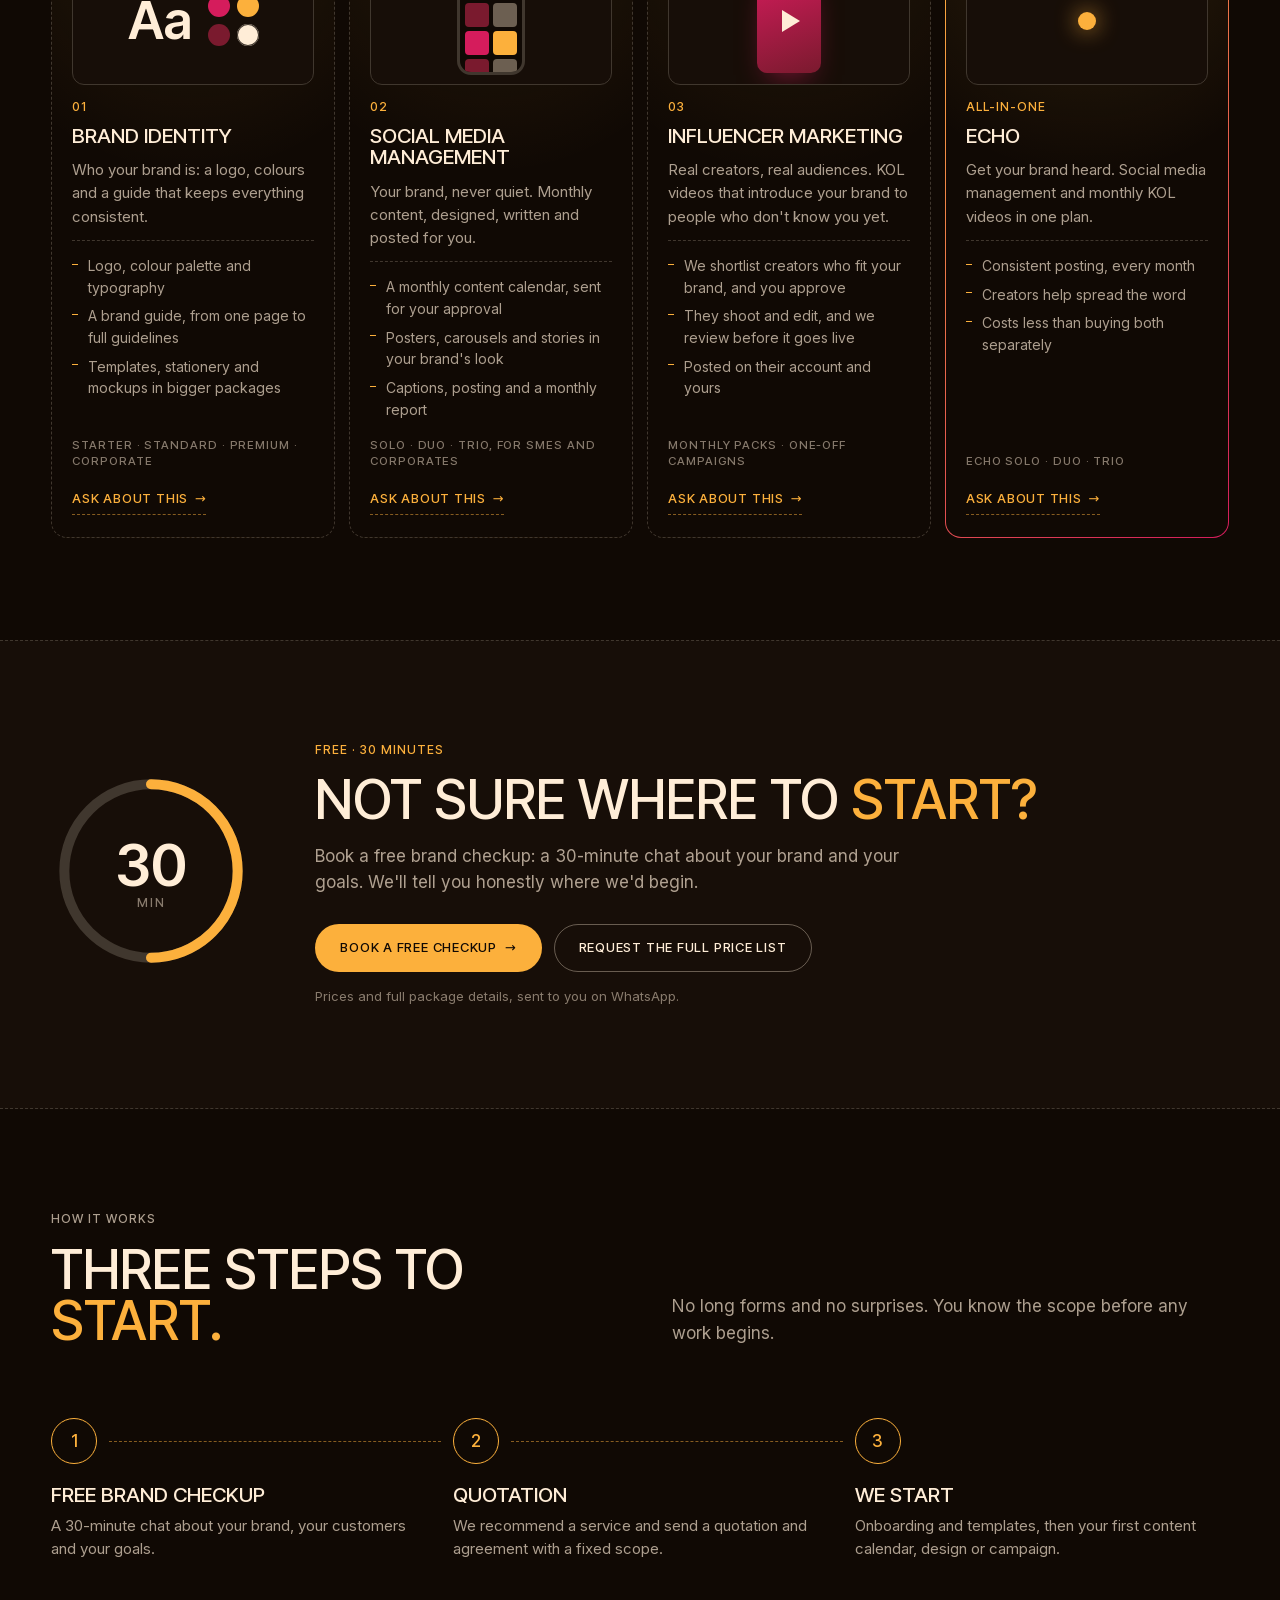
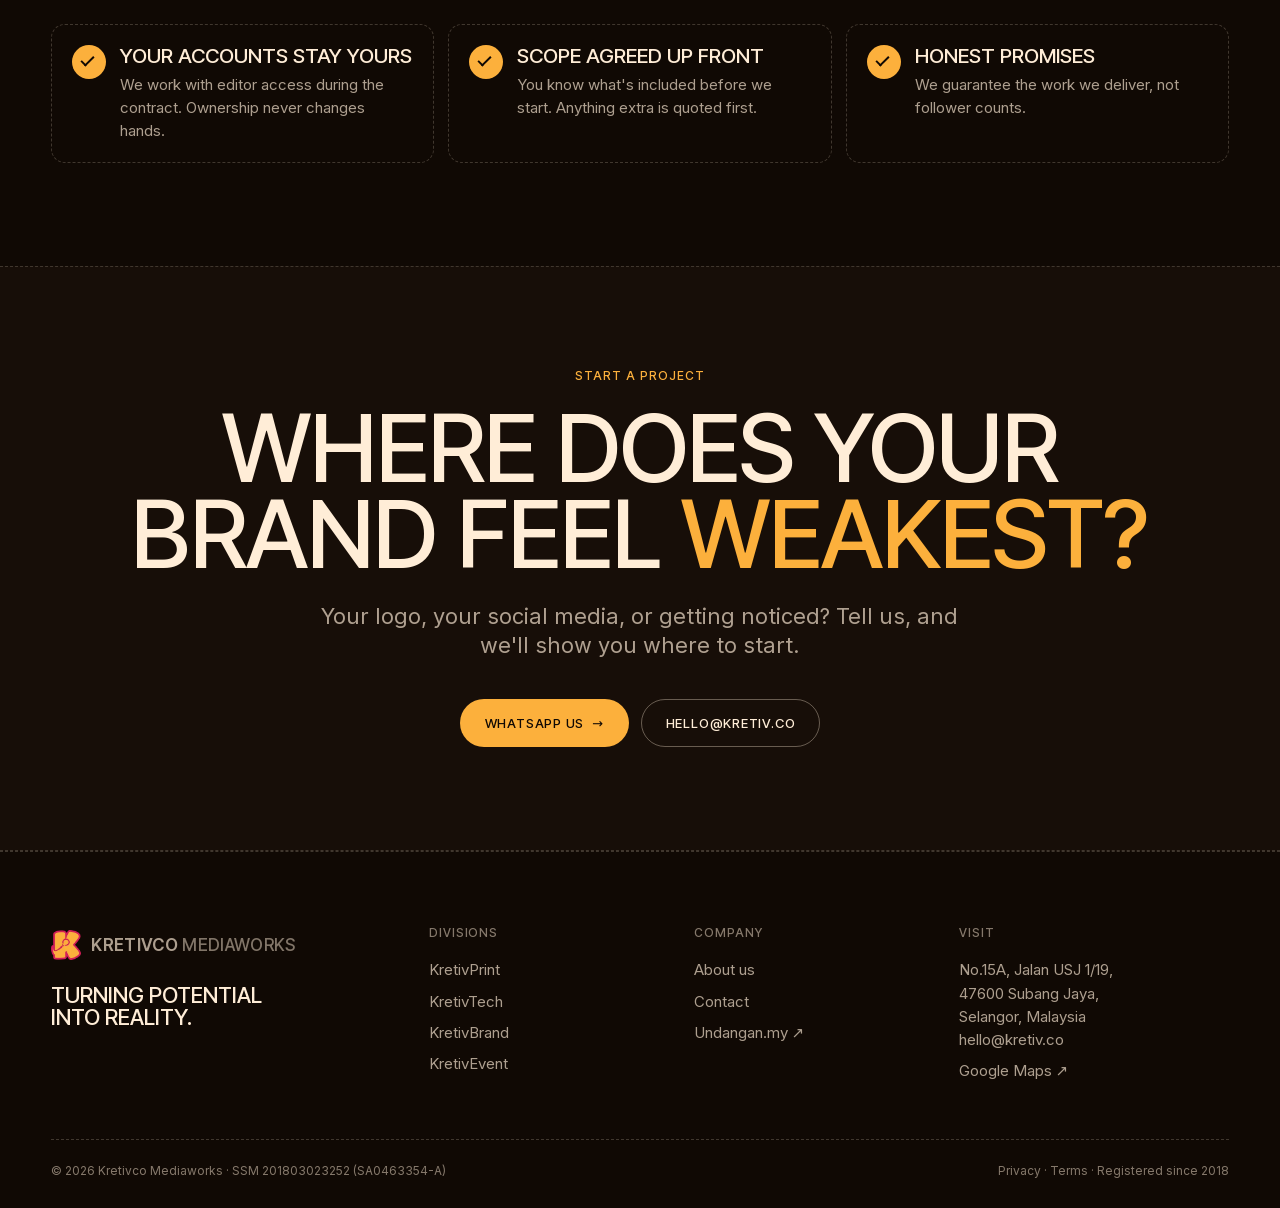
<file: kretivbrand.html>
<!doctype html>
<html lang="en">
<head>
  <meta charset="utf-8">
  <title>KretivBrand by Kretivco | A Brand People Trust</title>
  <meta name="robots" content="noindex">
  <link rel="canonical" href="https://kretiv.co/kretivbrand/">
  <meta http-equiv="refresh" content="0; url=/kretivbrand/">
  <script>location.replace('/kretivbrand/' + location.hash)</script>
</head>
<body style="background:#100904;color:#ffedd7;font-family:system-ui,sans-serif">
  <p>This page has moved to <a href="/kretivbrand/" style="color:#FCB03C">kretiv.co/kretivbrand/</a>.</p>
</body>
</html>
</file>
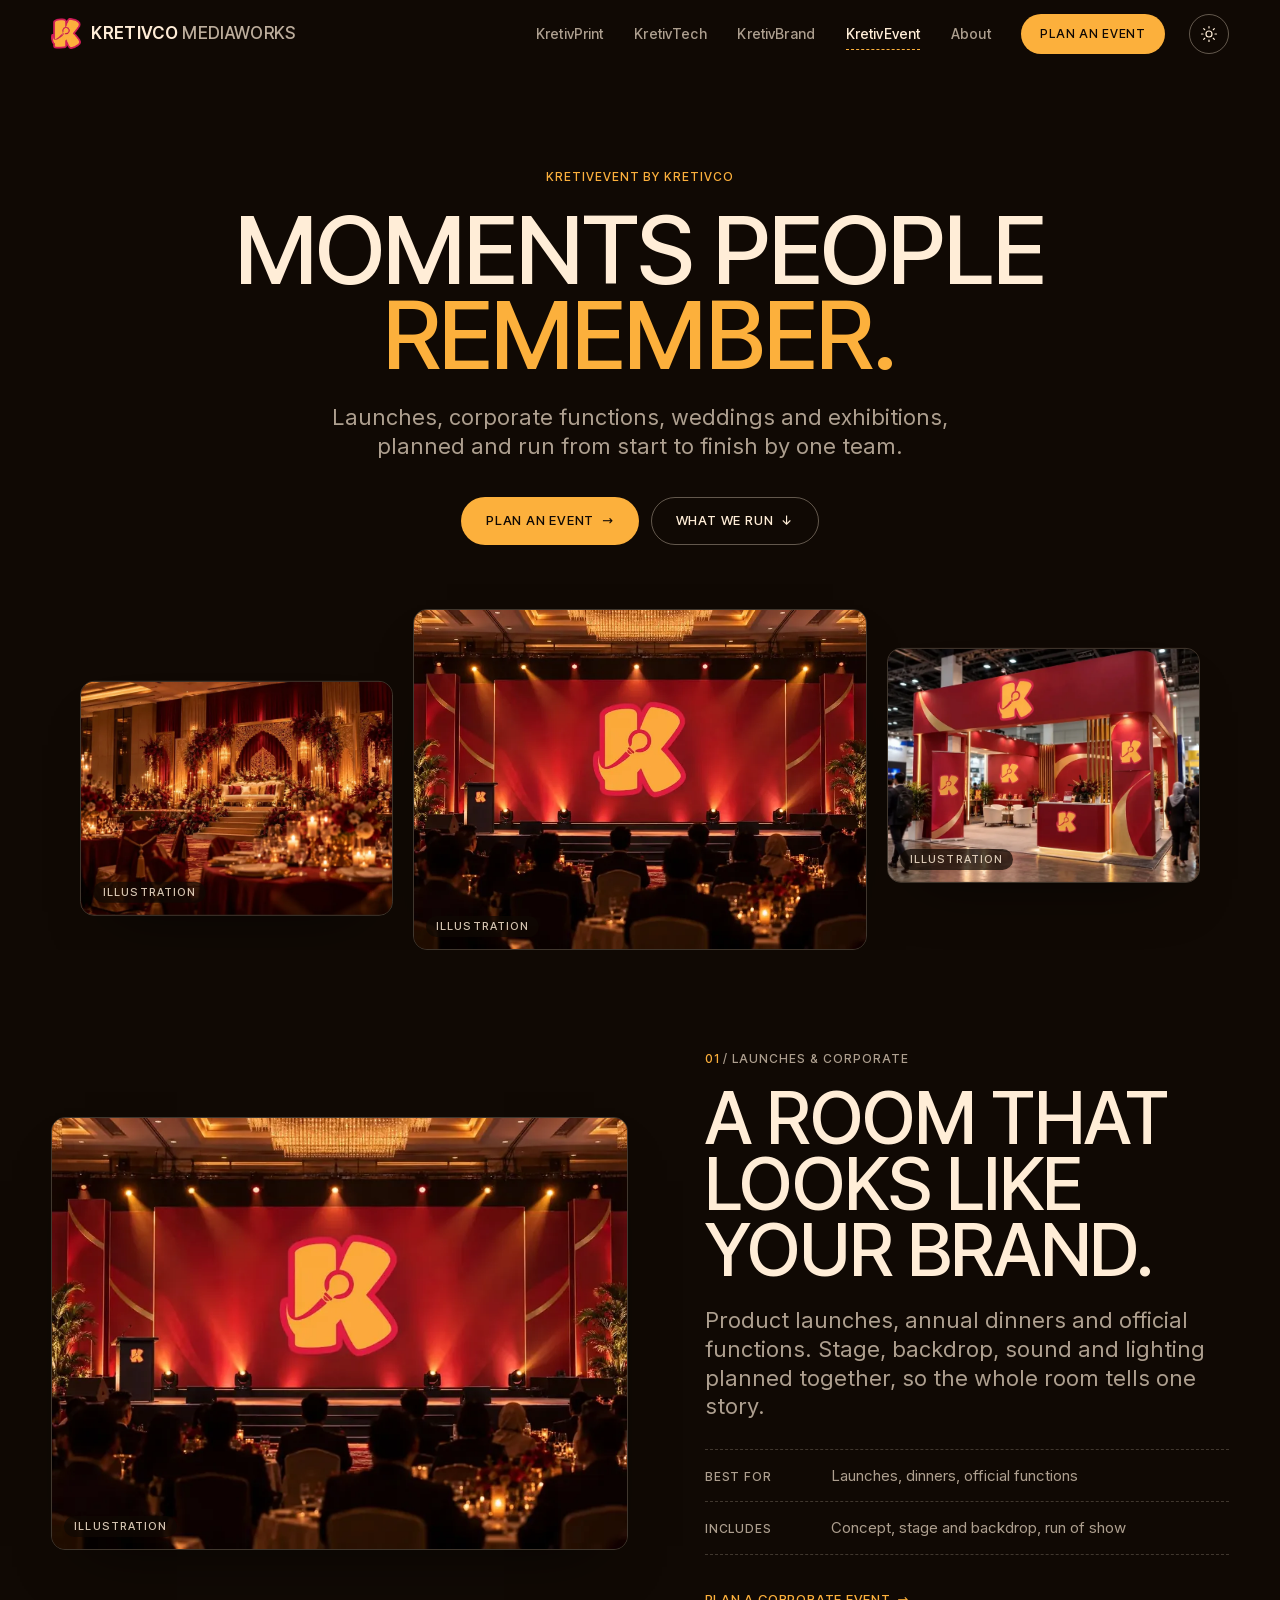
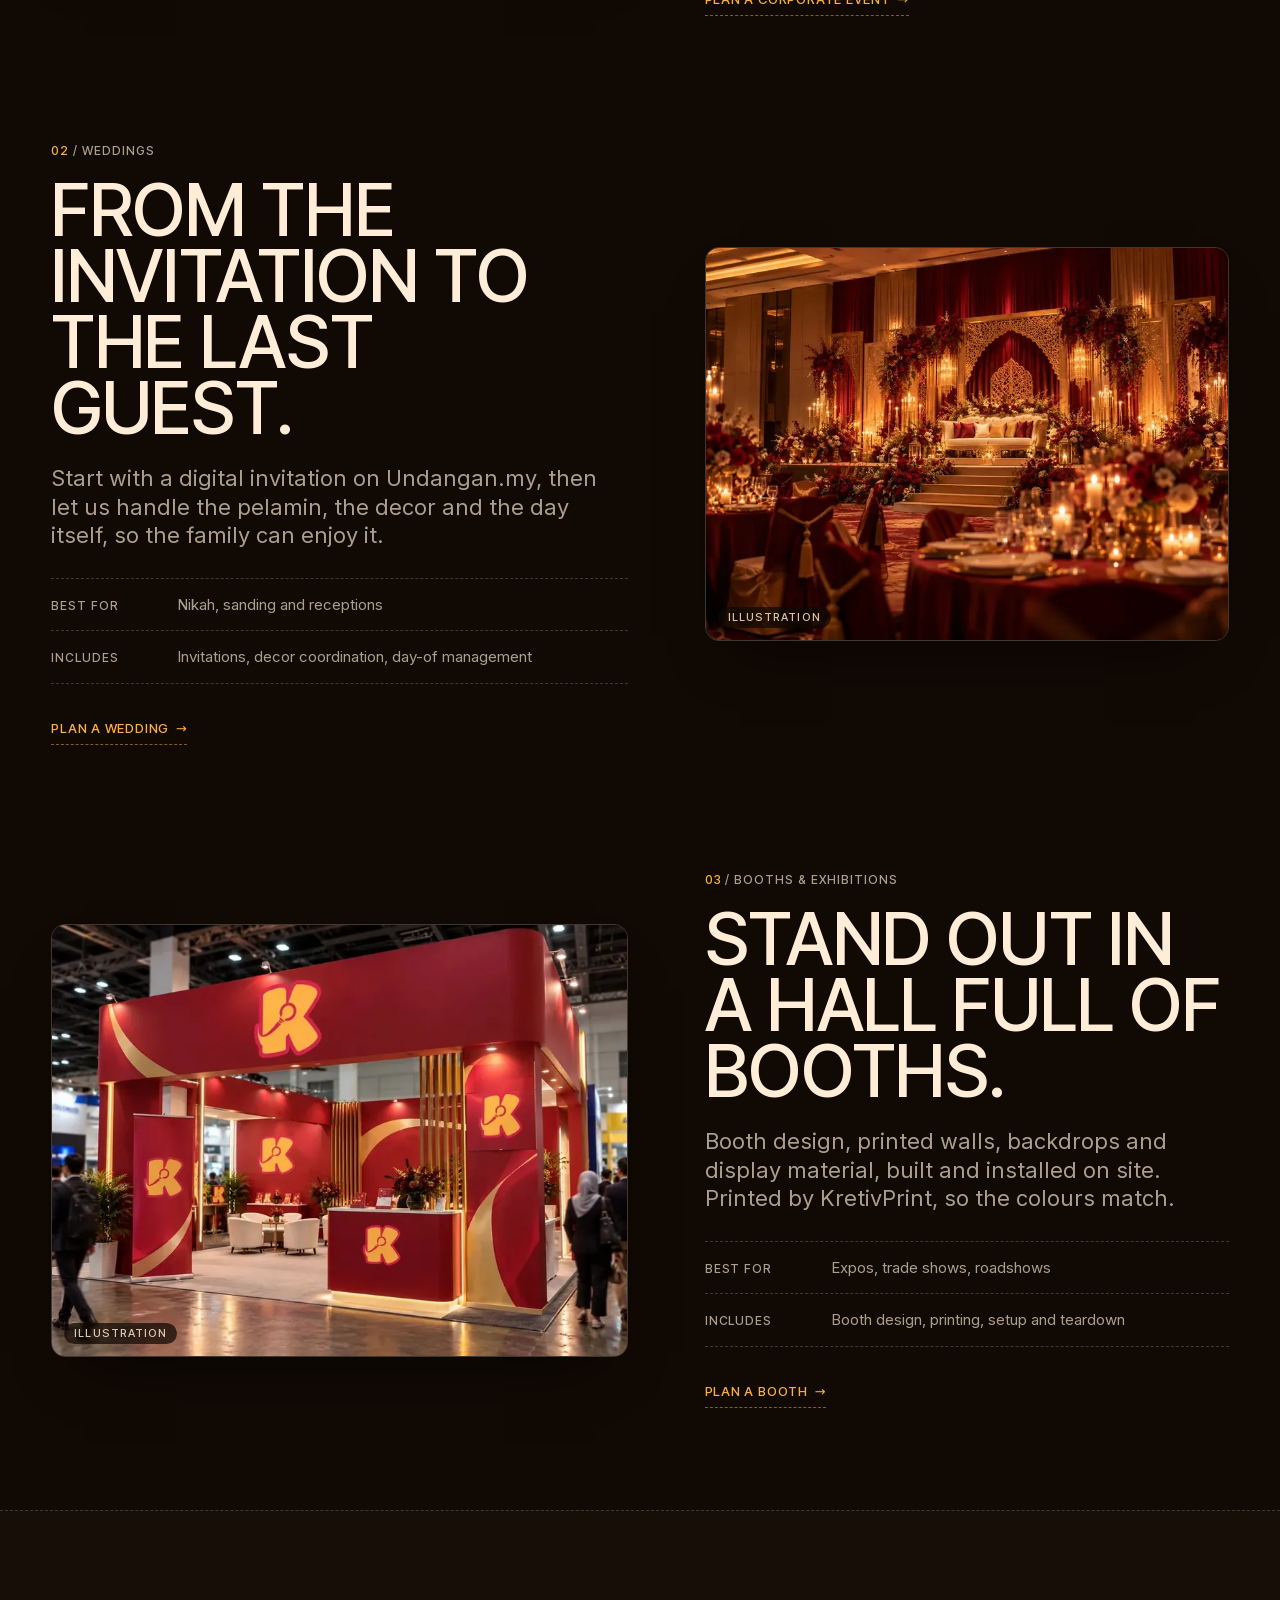
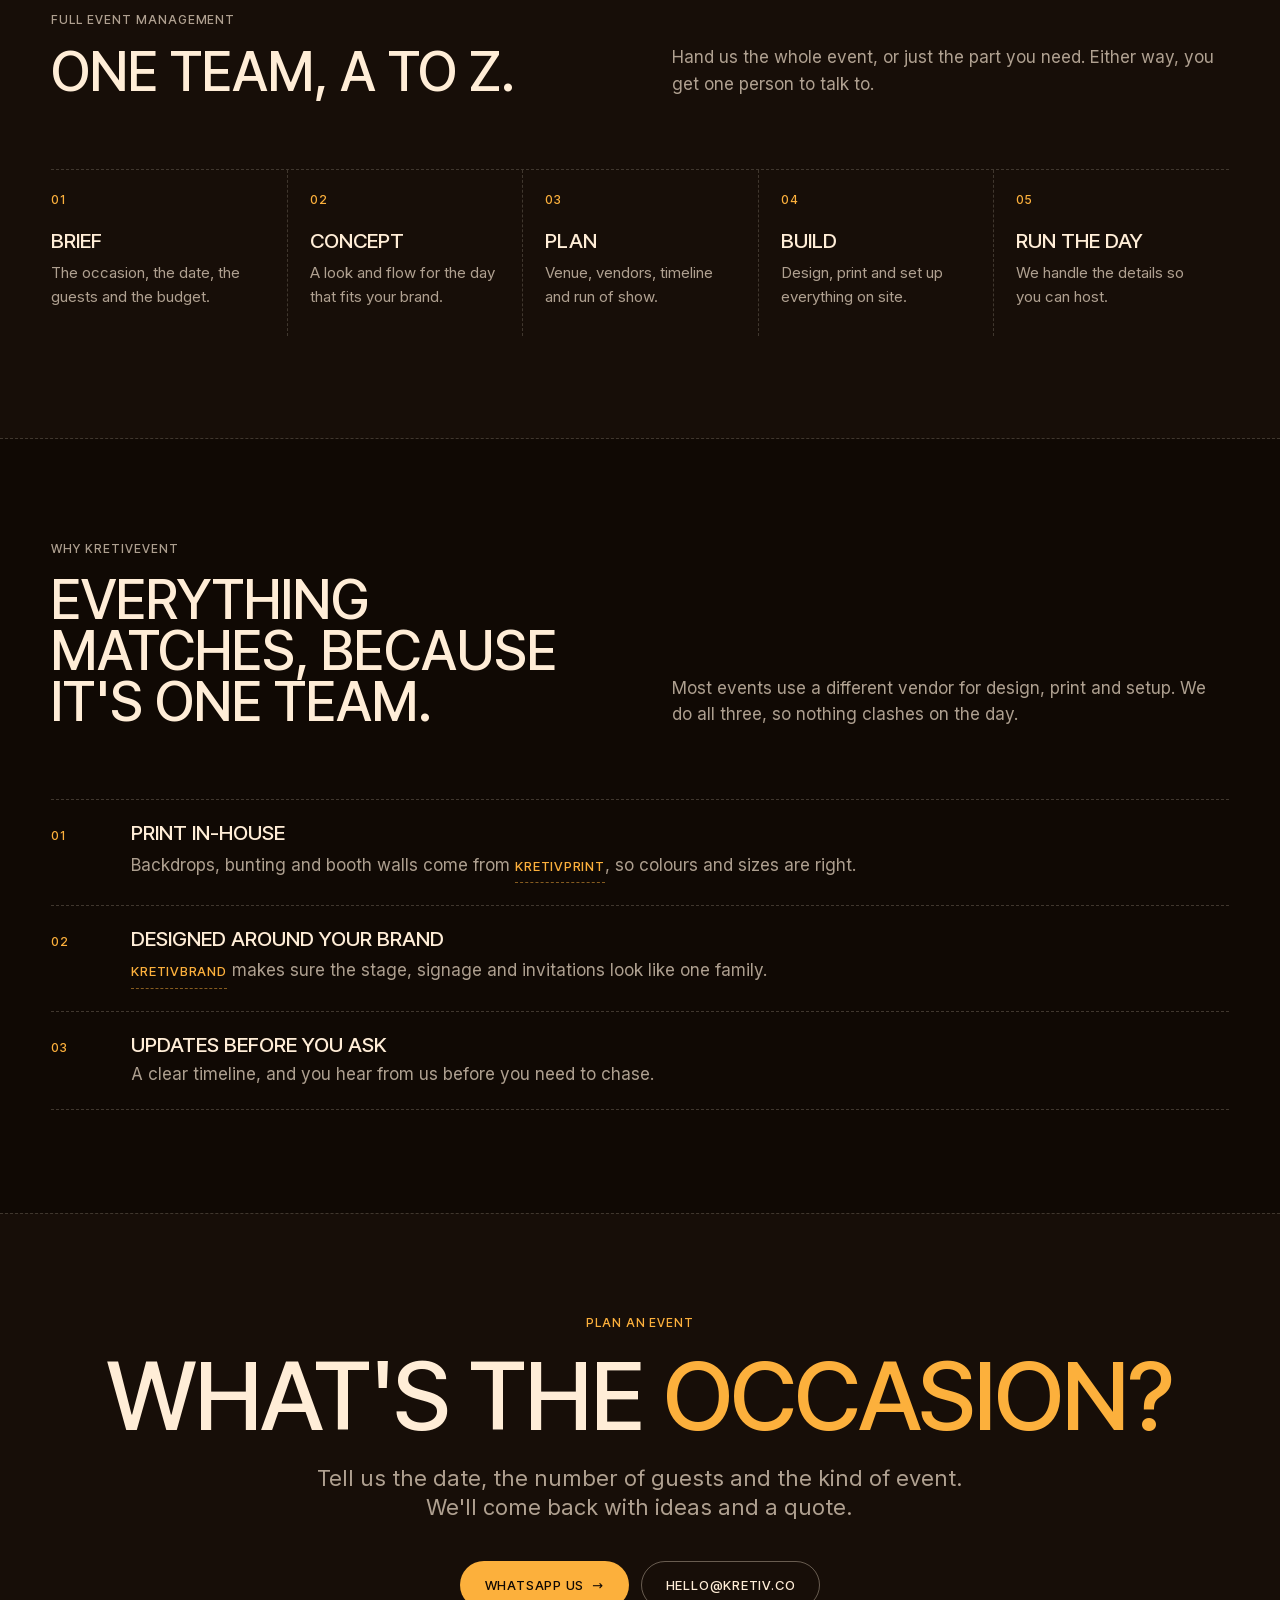
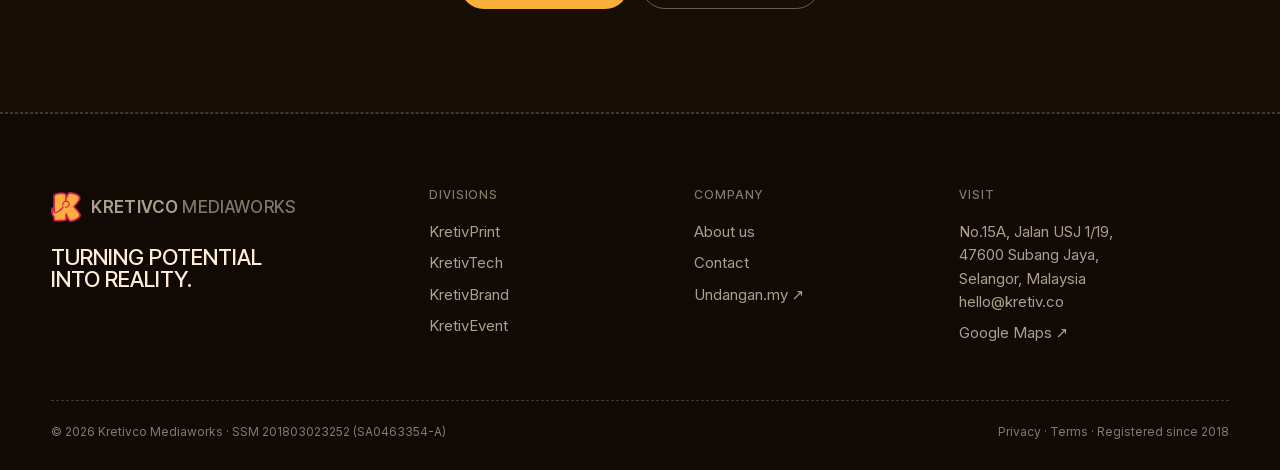
<file: kretivevent.html>
<!doctype html>
<html lang="en">
<head>
  <meta charset="utf-8">
  <title>KretivEvent by Kretivco | Moments People Remember</title>
  <meta name="robots" content="noindex">
  <link rel="canonical" href="https://kretiv.co/kretivevent/">
  <meta http-equiv="refresh" content="0; url=/kretivevent/">
  <script>location.replace('/kretivevent/' + location.hash)</script>
</head>
<body style="background:#100904;color:#ffedd7;font-family:system-ui,sans-serif">
  <p>This page has moved to <a href="/kretivevent/" style="color:#FCB03C">kretiv.co/kretivevent/</a>.</p>
</body>
</html>
</file>
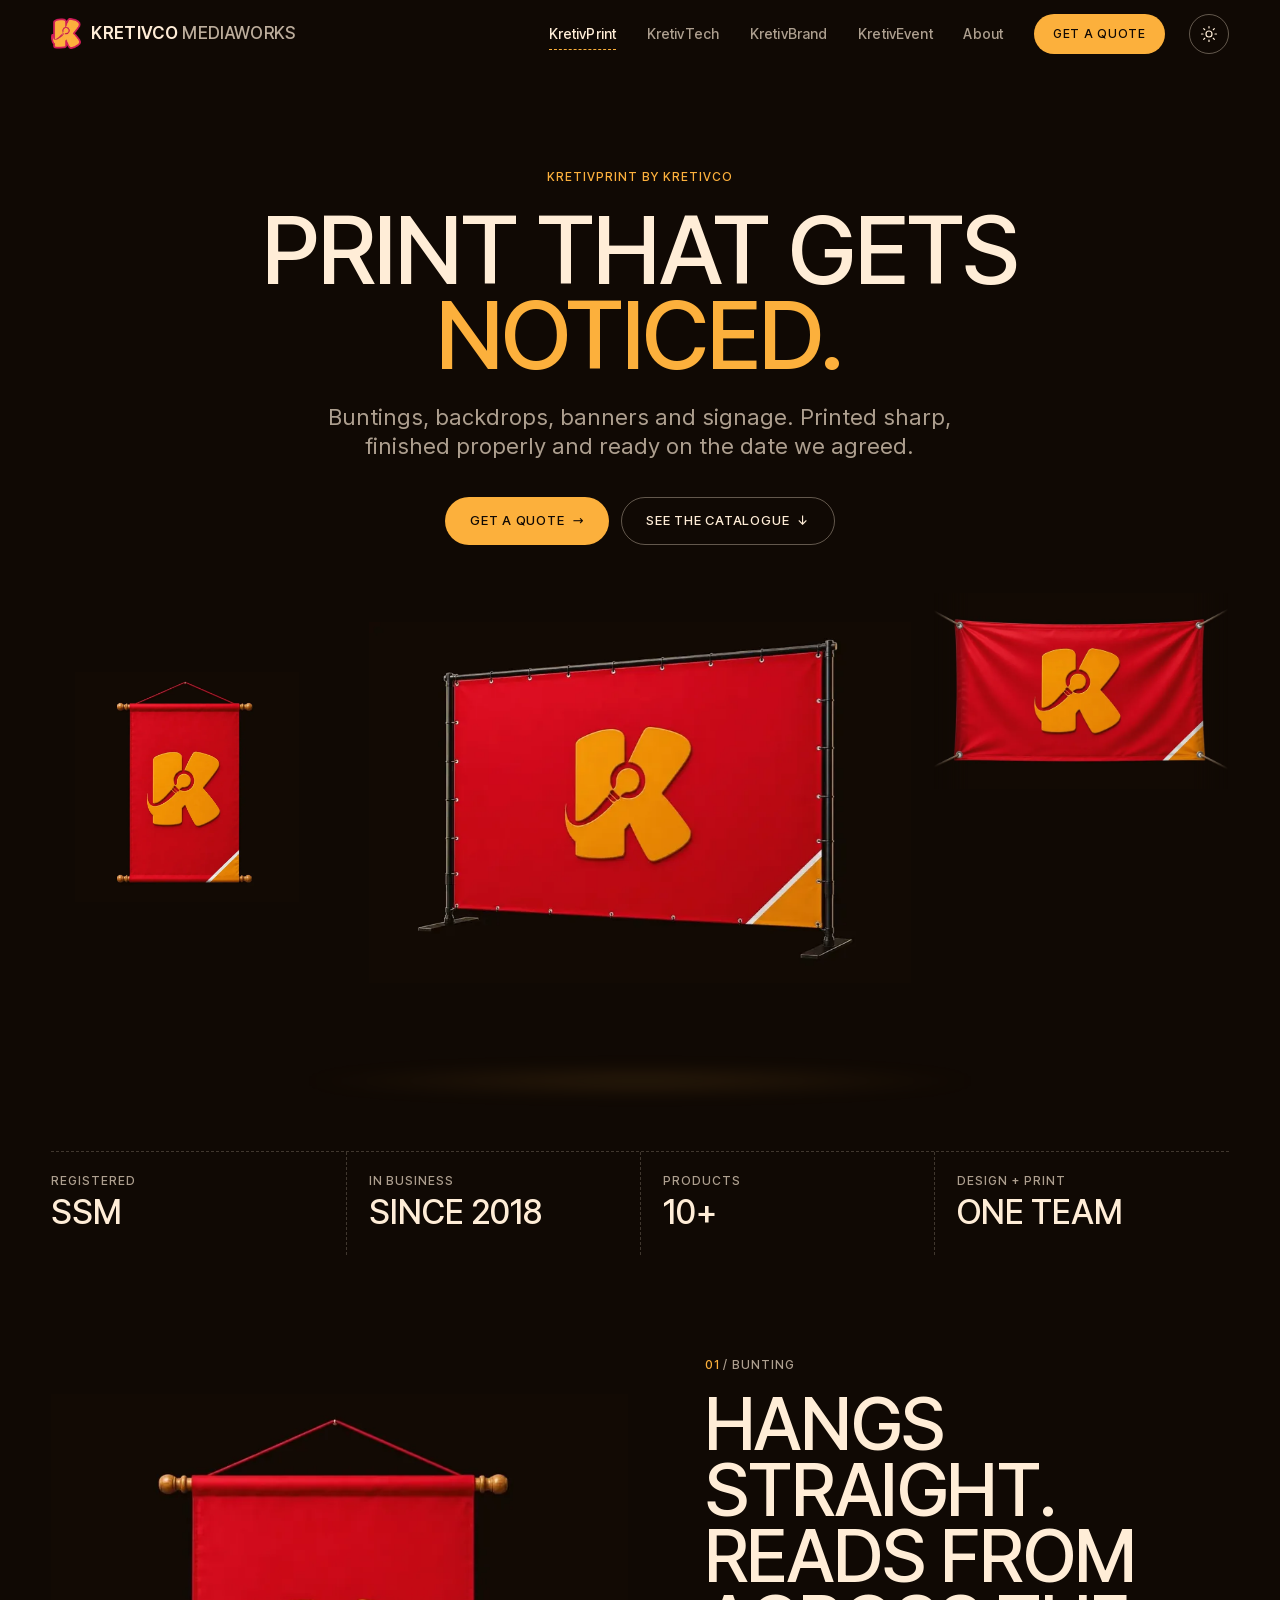
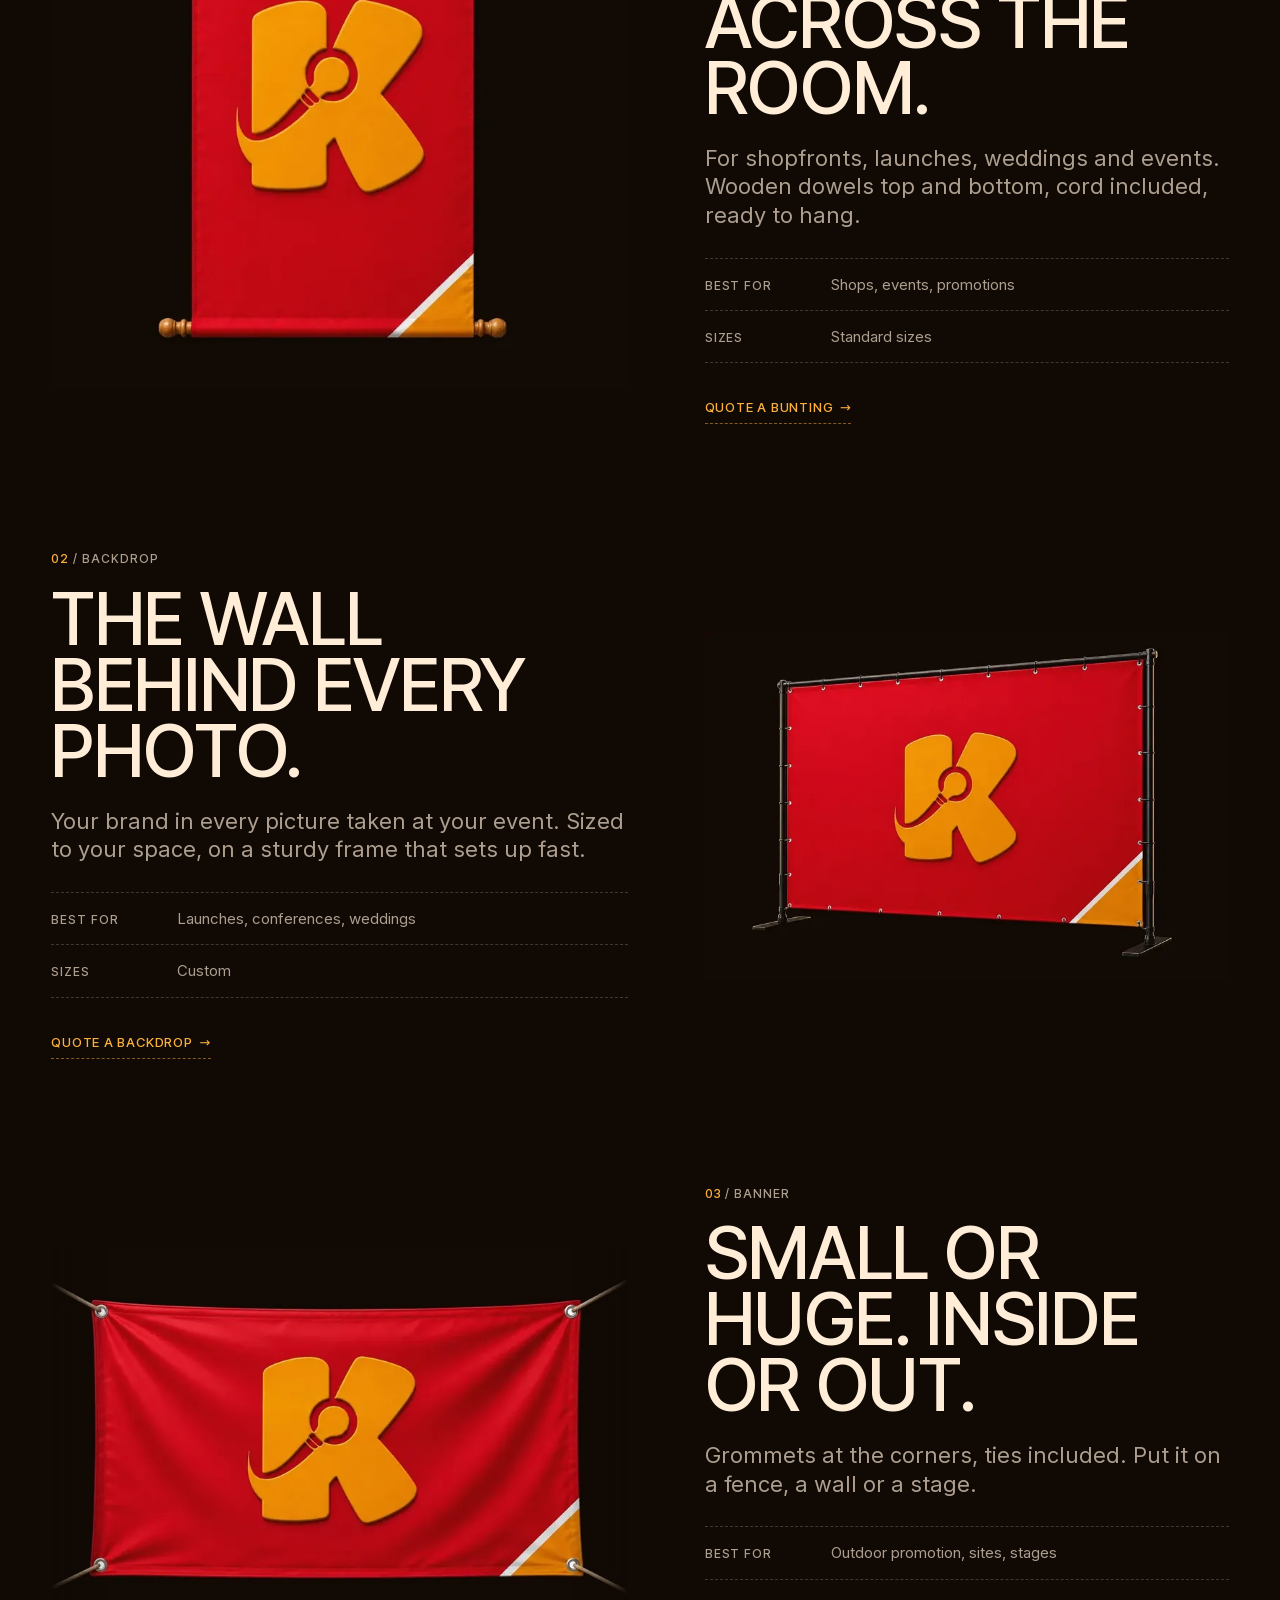
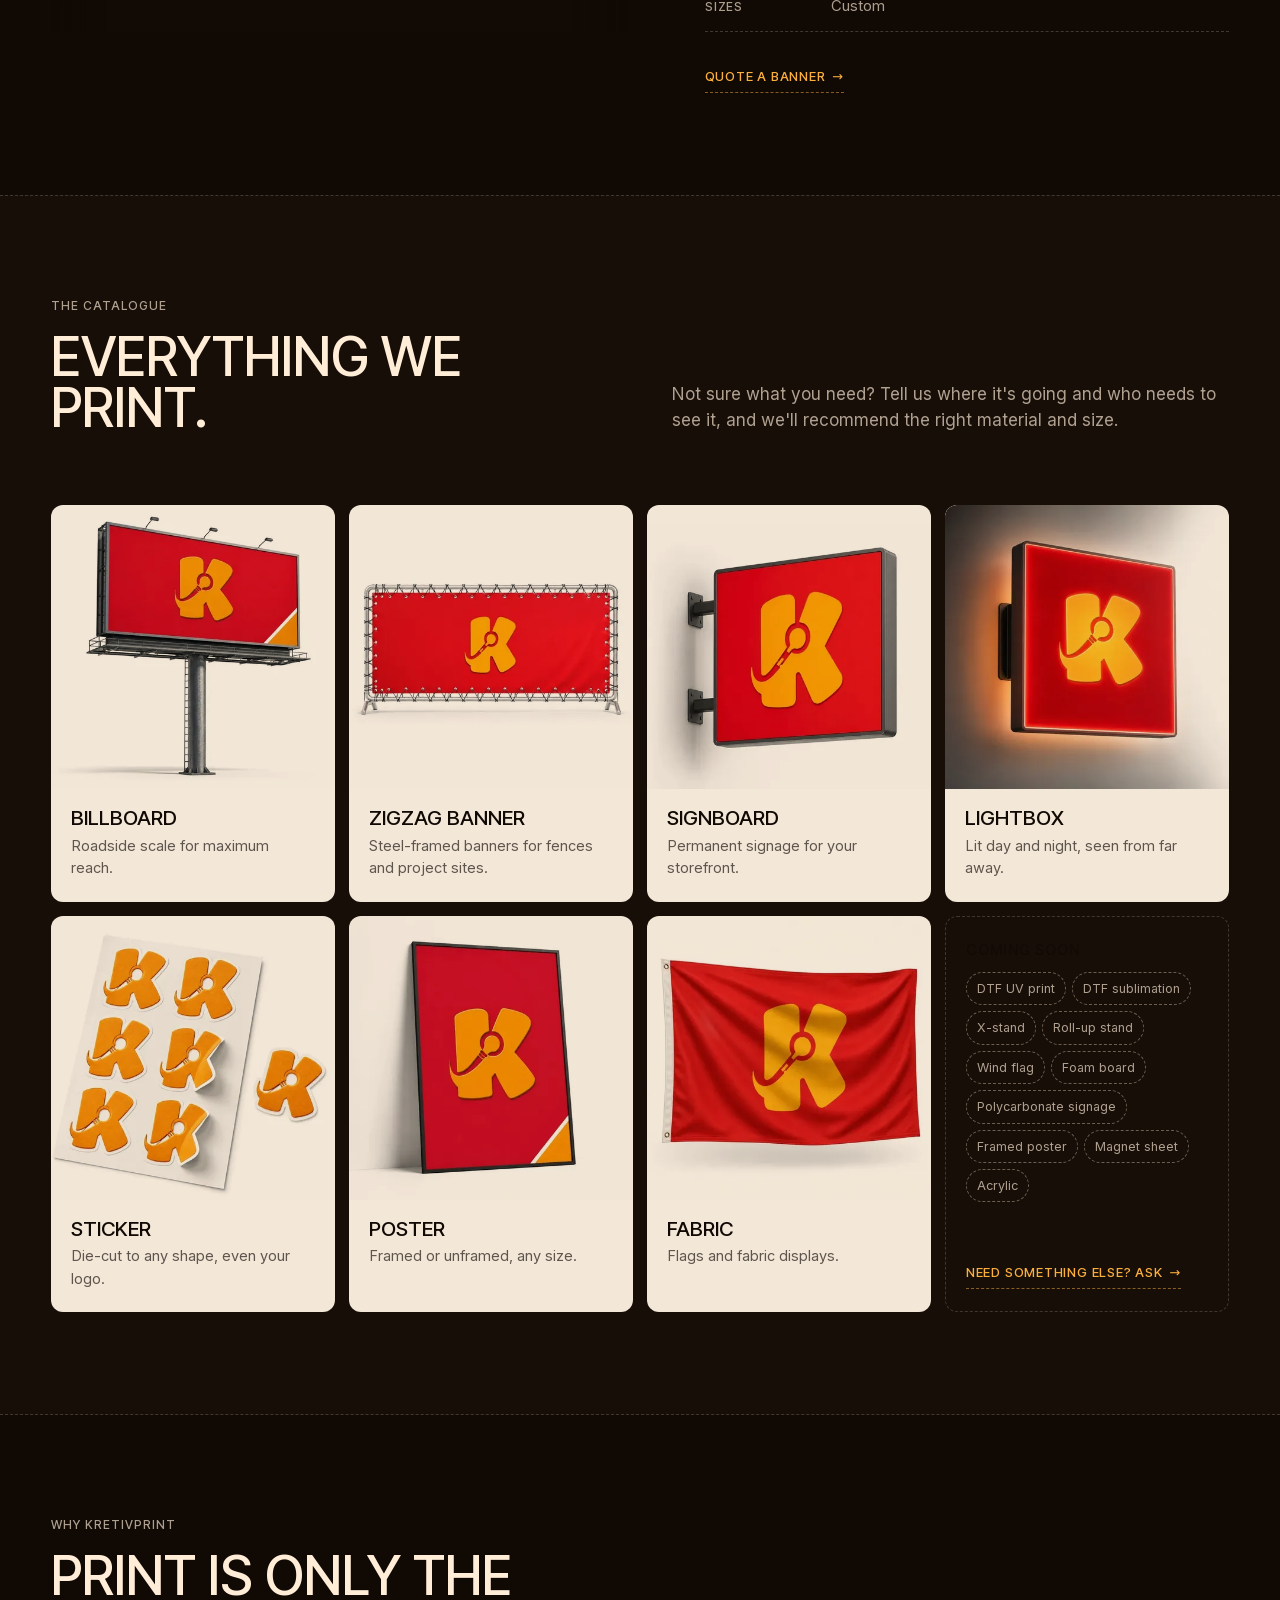
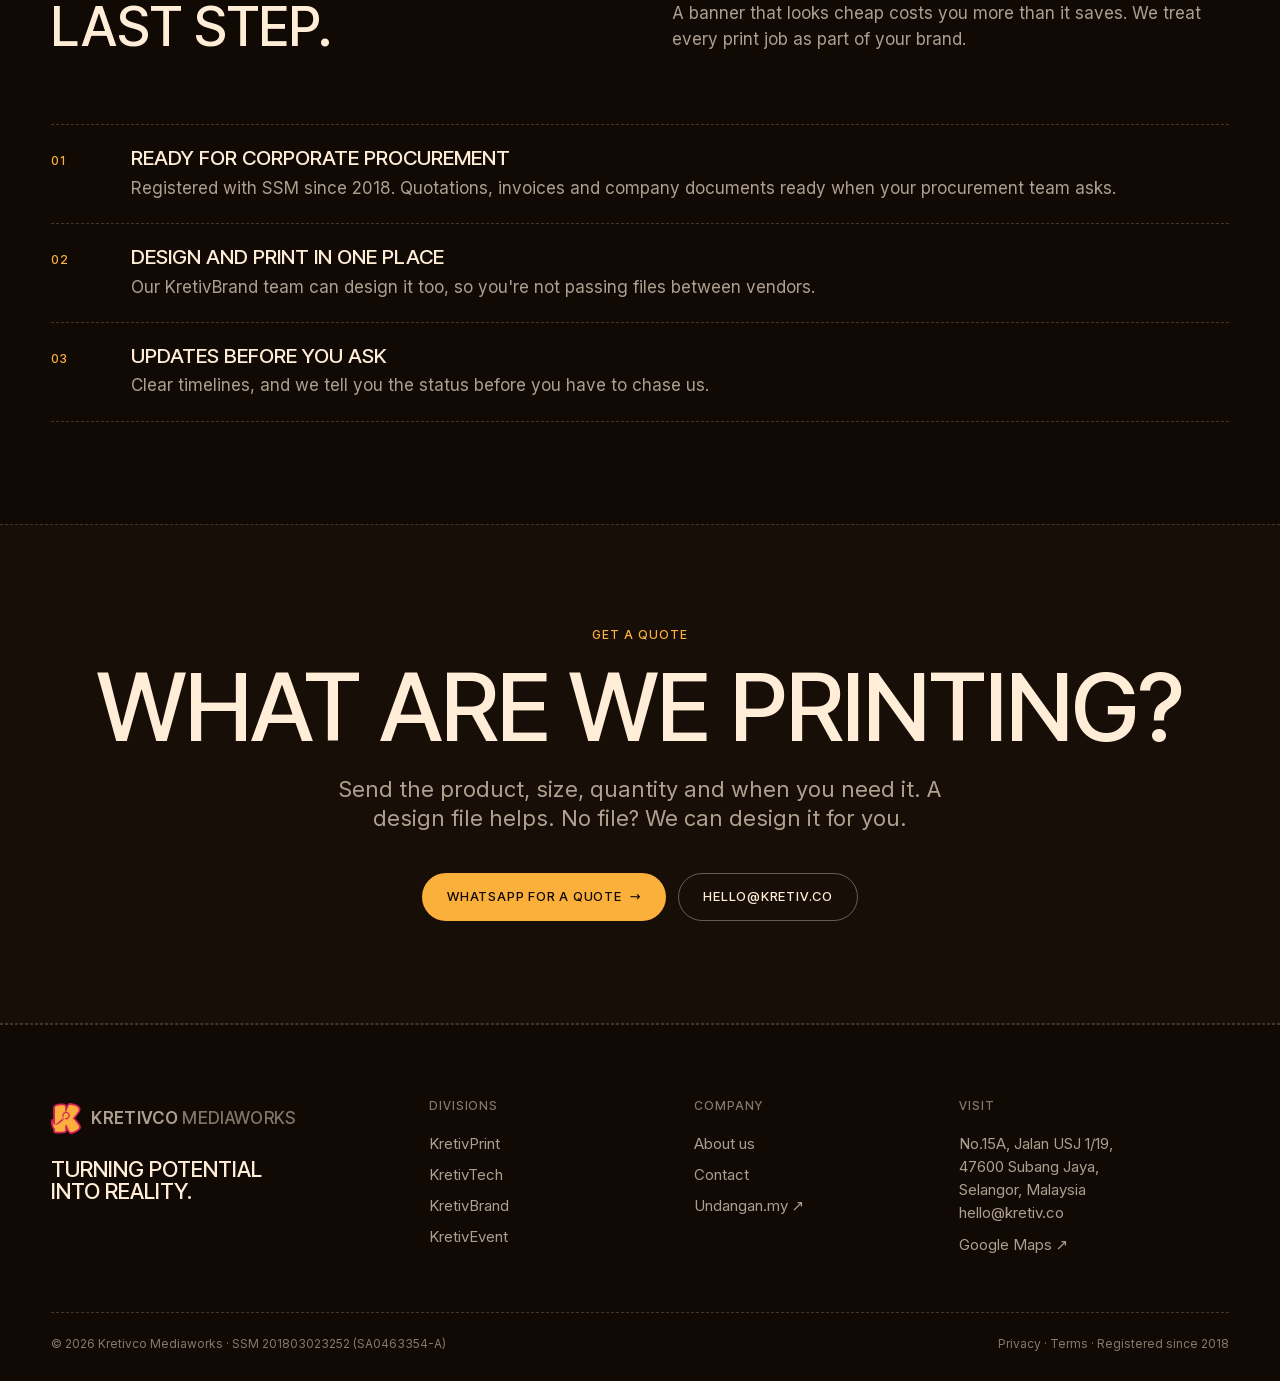
<file: kretivprint.html>
<!doctype html>
<html lang="en">
<head>
  <meta charset="utf-8">
  <title>KretivPrint by Kretivco | Print That Gets Noticed</title>
  <meta name="robots" content="noindex">
  <link rel="canonical" href="https://kretiv.co/kretivprint/">
  <meta http-equiv="refresh" content="0; url=/kretivprint/">
  <script>location.replace('/kretivprint/' + location.hash)</script>
</head>
<body style="background:#100904;color:#ffedd7;font-family:system-ui,sans-serif">
  <p>This page has moved to <a href="/kretivprint/" style="color:#FCB03C">kretiv.co/kretivprint/</a>.</p>
</body>
</html>
</file>
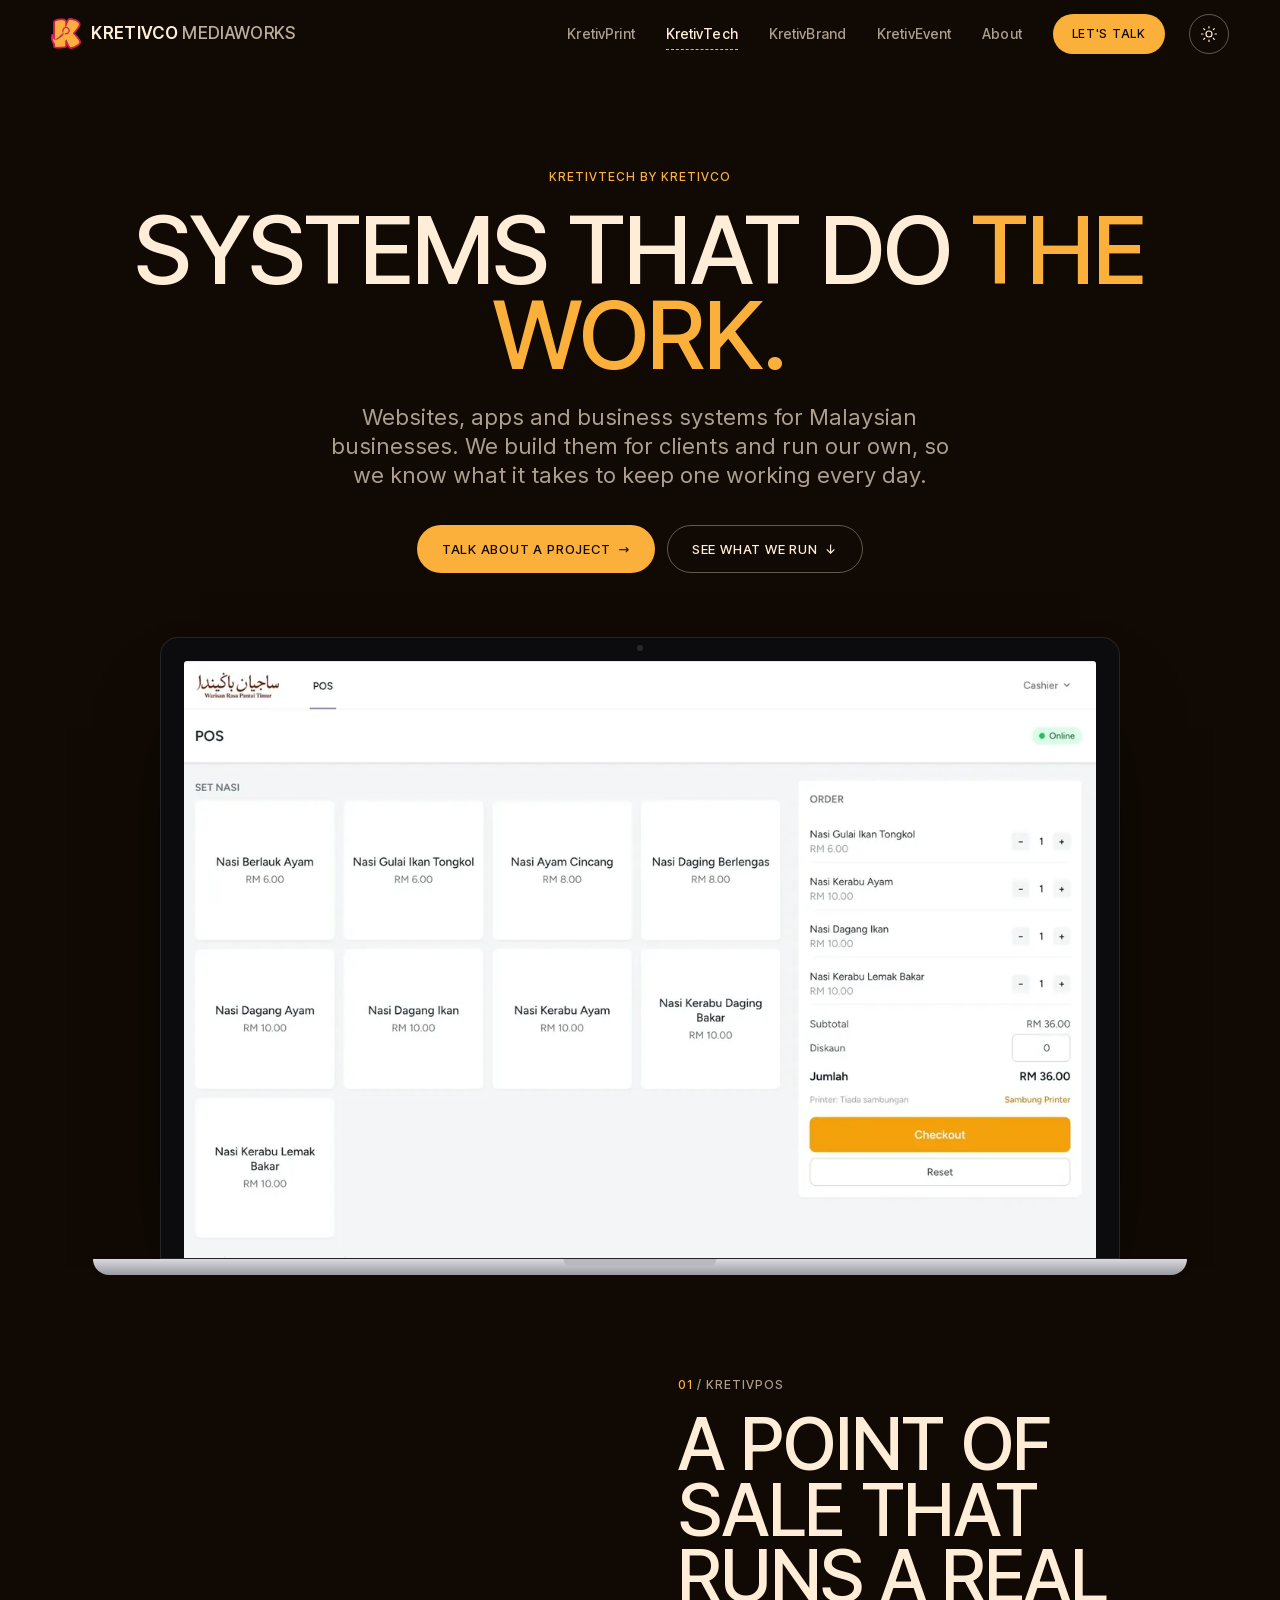
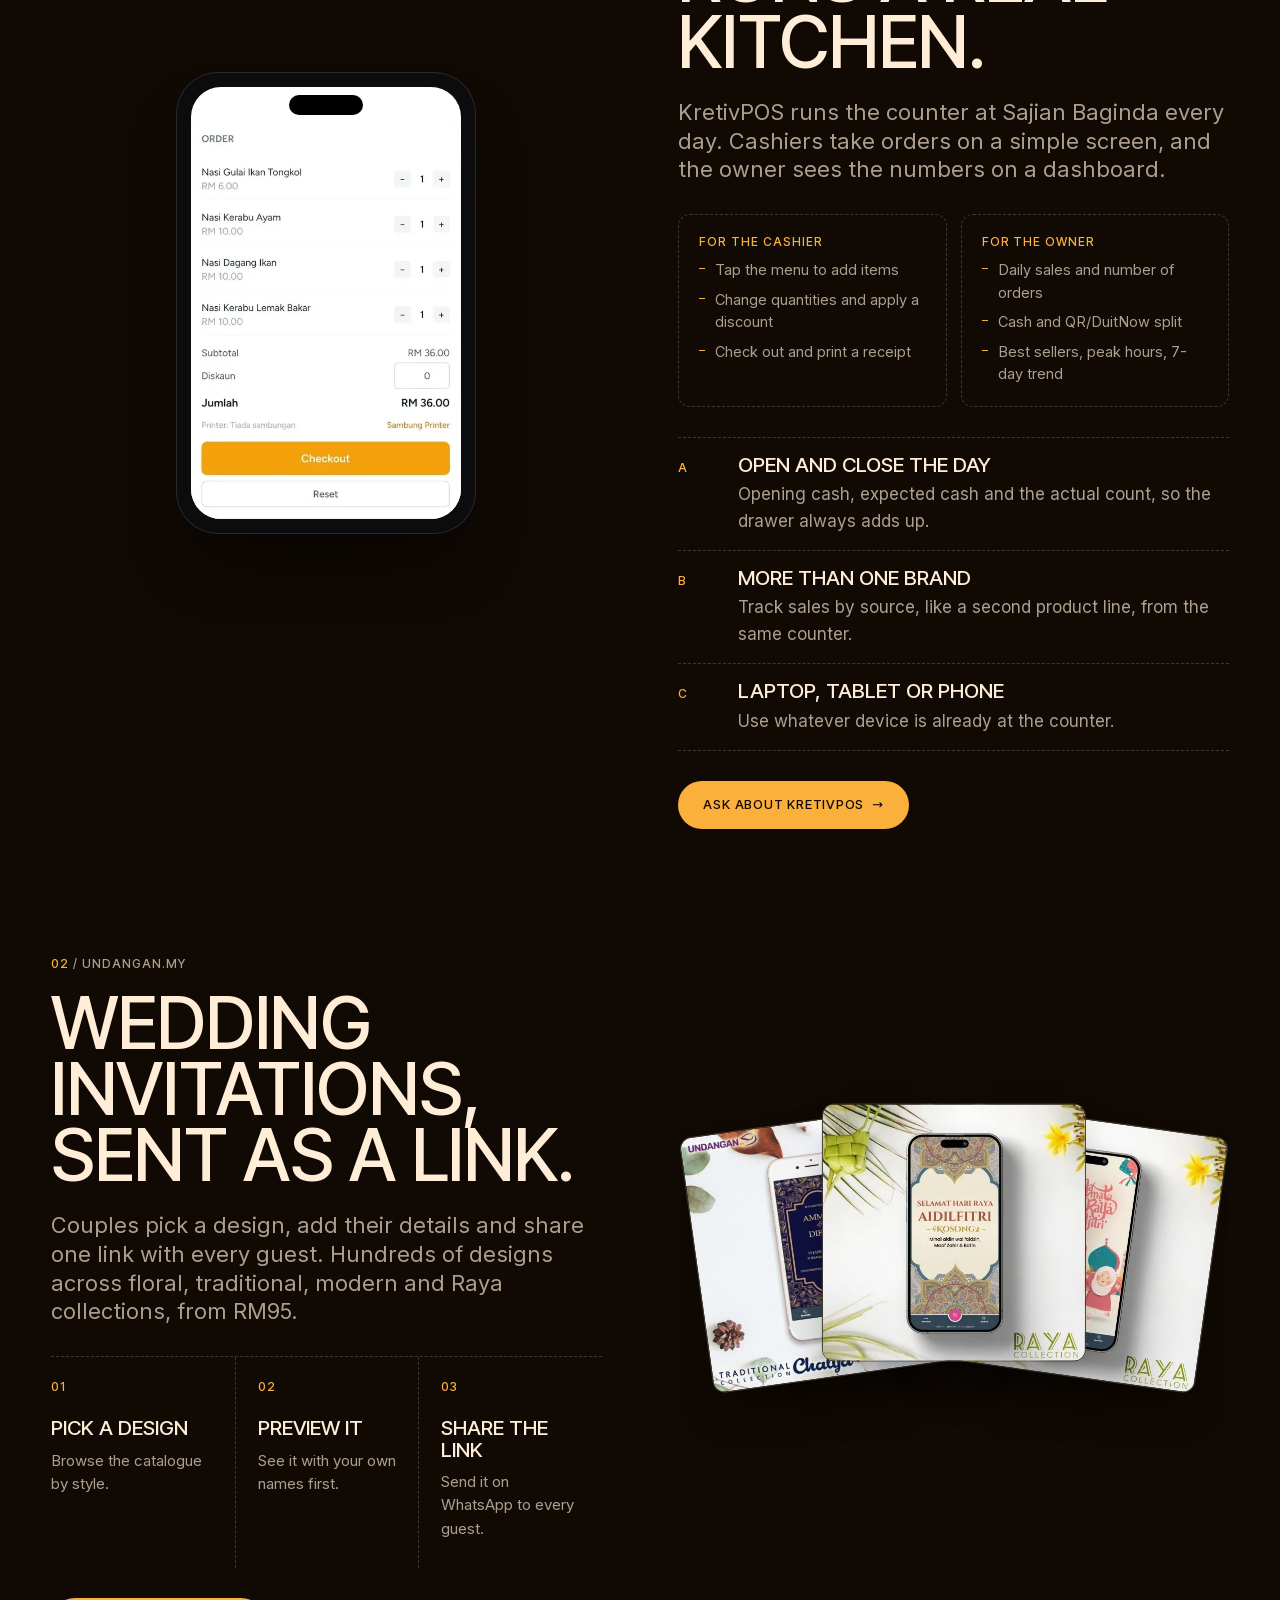
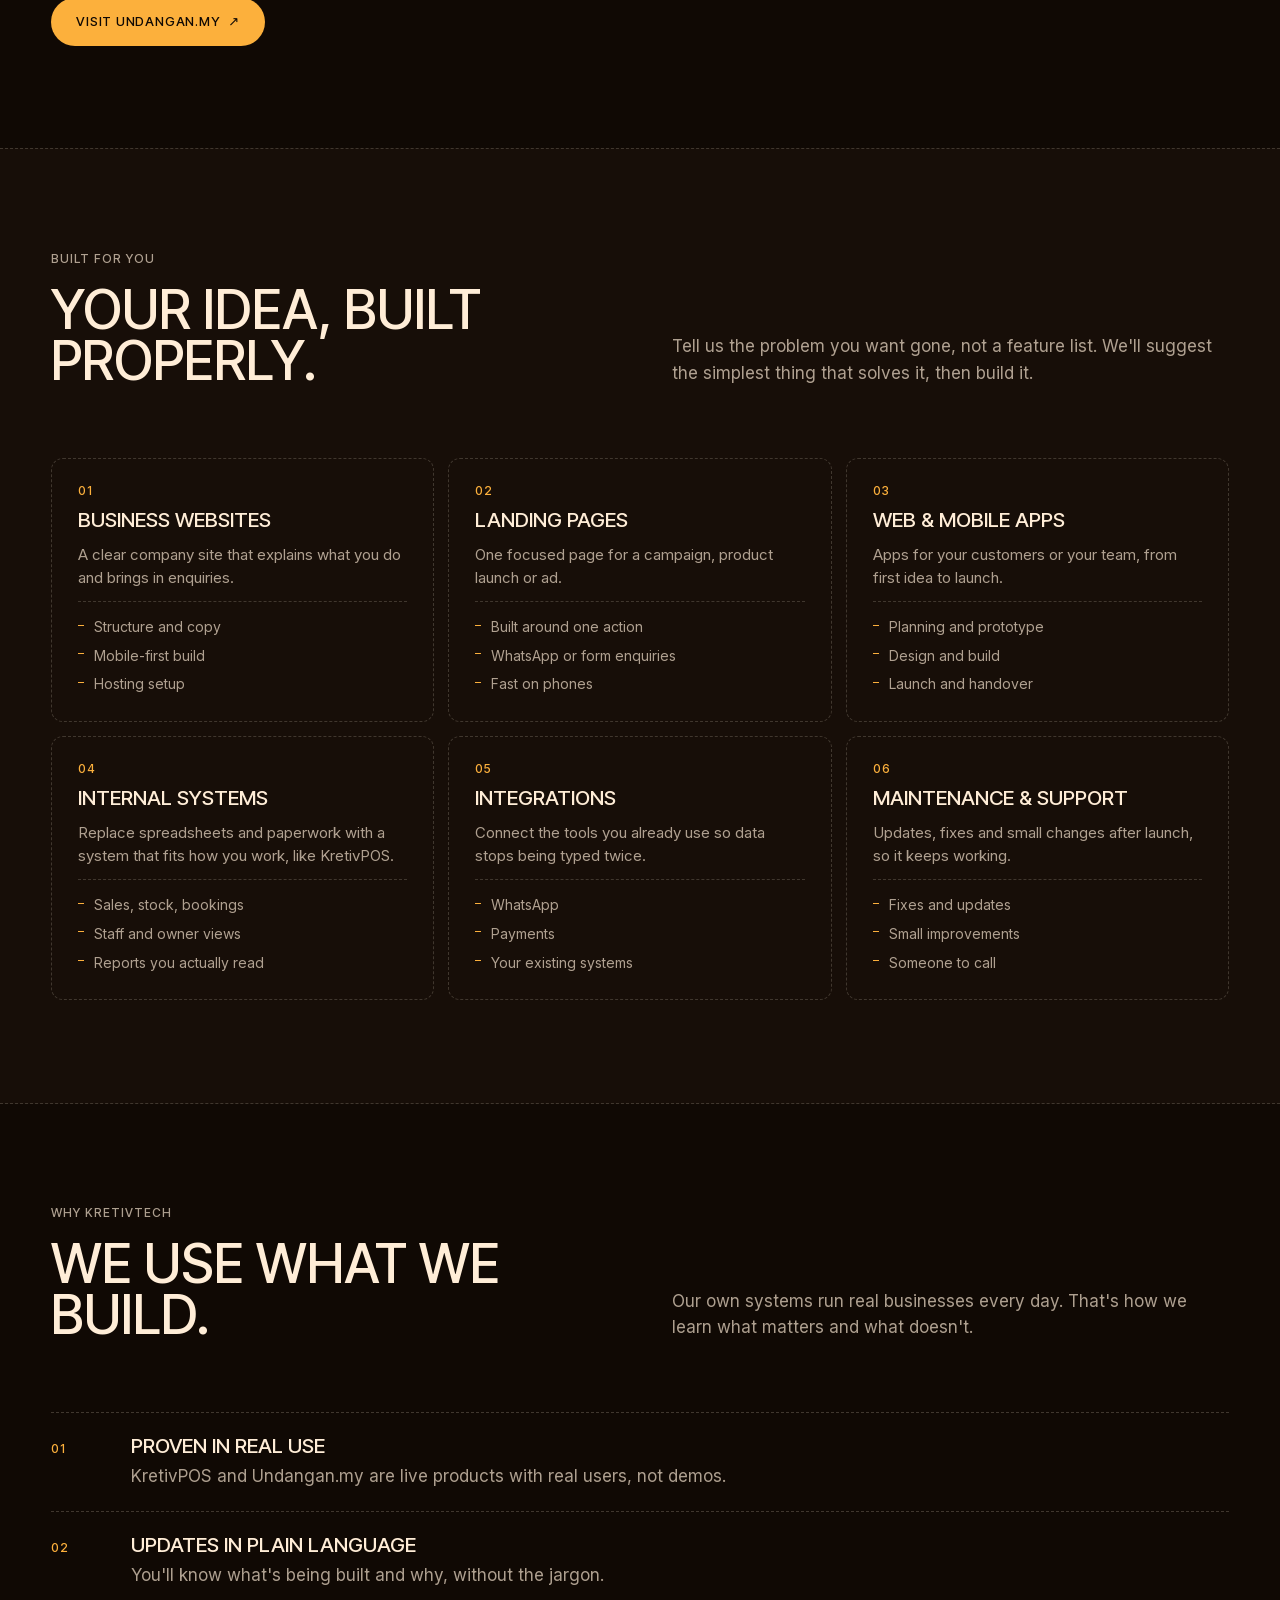
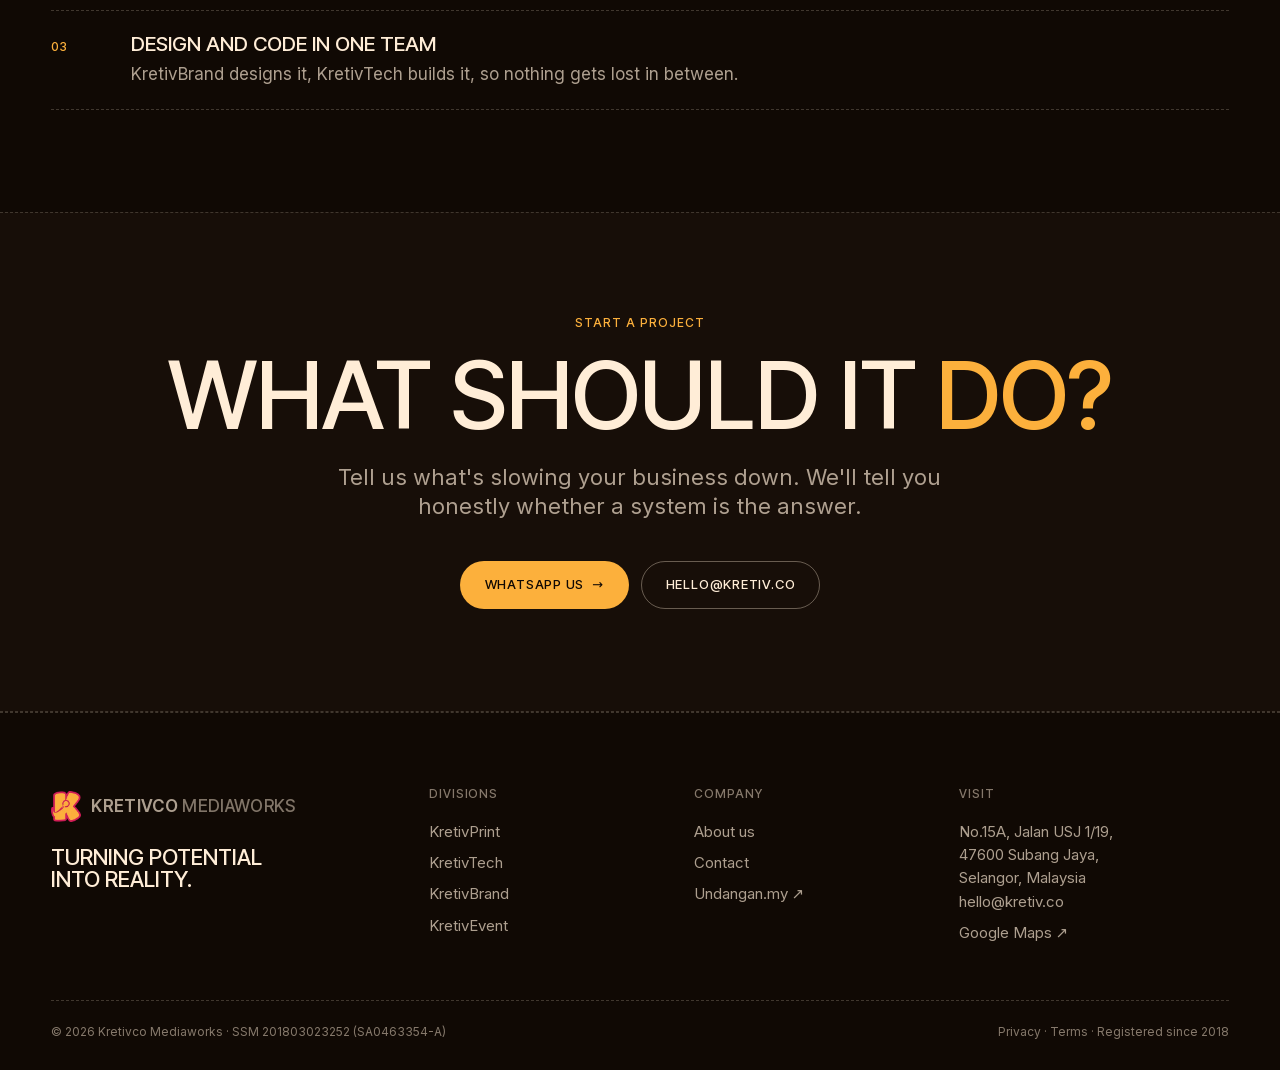
<file: kretivtech.html>
<!doctype html>
<html lang="en">
<head>
  <meta charset="utf-8">
  <title>KretivTech by Kretivco | Systems That Do the Work</title>
  <meta name="robots" content="noindex">
  <link rel="canonical" href="https://kretiv.co/kretivtech/">
  <meta http-equiv="refresh" content="0; url=/kretivtech/">
  <script>location.replace('/kretivtech/' + location.hash)</script>
</head>
<body style="background:#100904;color:#ffedd7;font-family:system-ui,sans-serif">
  <p>This page has moved to <a href="/kretivtech/" style="color:#FCB03C">kretiv.co/kretivtech/</a>.</p>
</body>
</html>
</file>
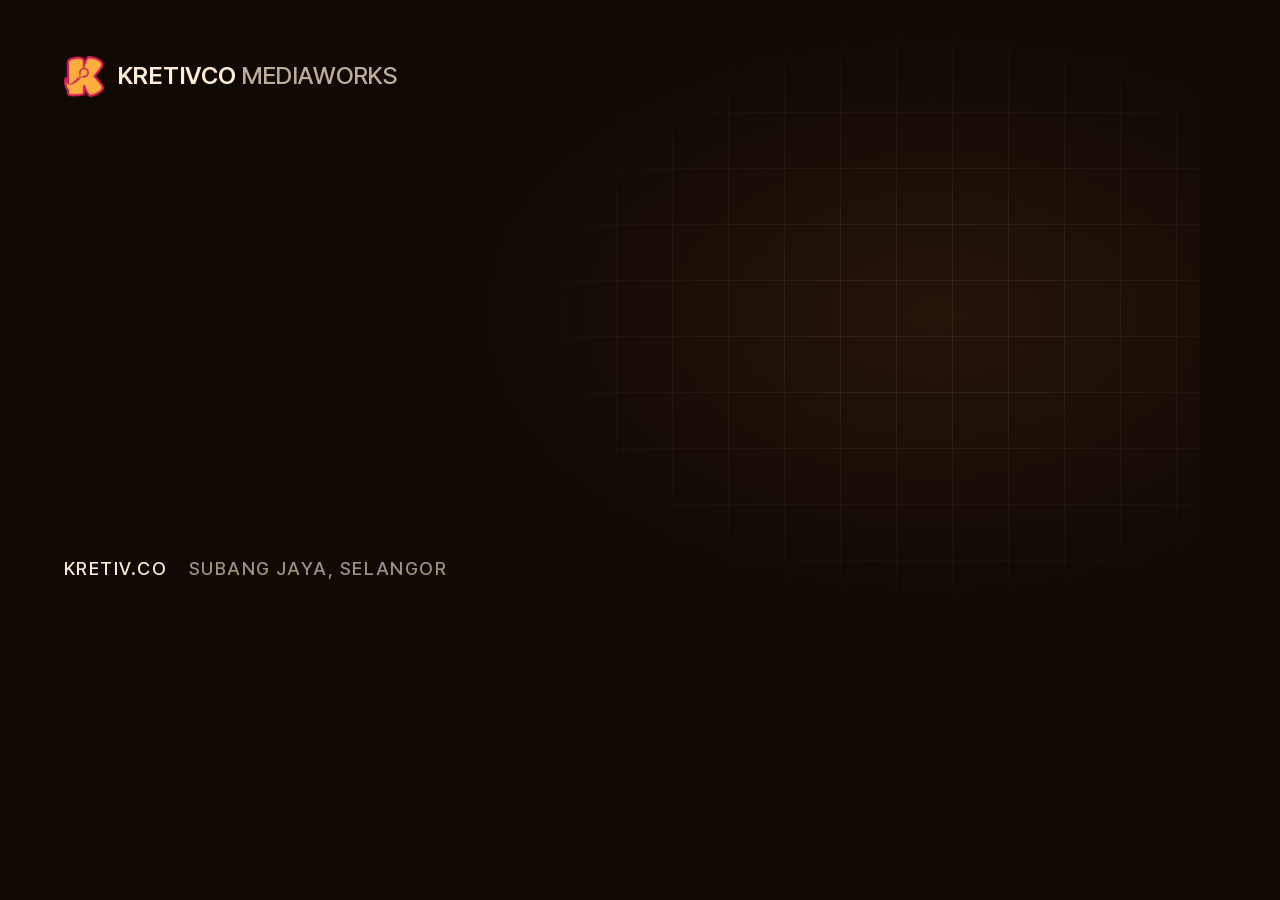
<file: tools/og/og.html>
<!doctype html>
<!-- Share images (og:image) for each department, 1200×630. Rendered by tools/og/shoot.mjs. -->
<html lang="en"><head><meta charset="utf-8"><title>OG</title>
<style>
@font-face { font-family: "Inter"; font-weight: 400 500; src: url("../../assets/fonts/inter-latin.woff2") format("woff2"); }
@font-face { font-family: "Inter Tight"; font-weight: 500 600; src: url("../../assets/fonts/inter-tight-latin.woff2") format("woff2"); }
* { box-sizing: border-box; margin: 0; padding: 0; }
body { width: 1200px; height: 630px; overflow: hidden; background: #100904; color: #ffedd7; font-family: Inter, sans-serif; }
.og { position: relative; width: 1200px; height: 630px; overflow: hidden;
  background: radial-gradient(ellipse 60% 70% at 78% 50%, #24140a 0%, rgba(36, 20, 10, 0) 70%), #100904; }
.grid { position: absolute; inset: 0; background-image: linear-gradient(rgba(255,237,215,.07) 1px, transparent 1px), linear-gradient(90deg, rgba(255,237,215,.07) 1px, transparent 1px);
  background-size: 56px 56px; -webkit-mask-image: radial-gradient(ellipse 50% 70% at 78% 50%, #000 20%, transparent 80%); }
.brand { position: absolute; left: 64px; top: 56px; display: flex; align-items: center; gap: 14px; font: 600 24px/1 "Inter Tight"; letter-spacing: .02em; text-transform: uppercase; }
.brand img { width: 40px; } .brand small { font: inherit; font-weight: 500; opacity: .72; }
.text { position: absolute; left: 64px; top: 176px; width: 600px; }
.label { font: 500 18px/1 "Inter Tight"; letter-spacing: .1em; text-transform: uppercase; color: #FCB03C; }
h1 { margin-top: 24px; font: 600 80px/.92 "Inter Tight"; text-transform: uppercase; letter-spacing: -.01em; }
h1 span { color: #FCB03C; }
.foot { position: absolute; left: 64px; bottom: 52px; display: flex; gap: 22px; font: 500 18px/1 "Inter Tight"; letter-spacing: .08em; text-transform: uppercase; color: rgba(255,237,215,.6); }
.foot b { color: #ffedd7; font-weight: 500; }
.art { position: absolute; right: 0; top: 0; width: 520px; height: 630px; }
.art img { position: absolute; }
.soft { -webkit-mask-image: radial-gradient(ellipse 70% 70% at 50% 50%, #000 60%, transparent 100%); }
/* print */
.p .b1 { width: 390px; left: 70px; top: 120px; } .p .b2 { width: 170px; left: 10px; top: 360px; } .p .b3 { width: 230px; left: 250px; top: 380px; }
/* tech */
.t .lap { position: absolute; left: 24px; top: 150px; width: 450px; padding: 10px; border-radius: 16px 16px 6px 6px; background: #1d1613; border: 1px solid rgba(255,237,215,.14); }
.t .lap img { position: static; display: block; width: 100%; border-radius: 6px; }
.t .base { position: absolute; left: 4px; top: 456px; width: 490px; height: 16px; border-radius: 0 0 14px 14px; background: linear-gradient(#4a3c34, #211a16); }
.t .card { position: absolute; left: 0; top: 330px; width: 190px; height: 186px; border-radius: 18px; overflow: hidden; transform: rotate(-7deg); box-shadow: 0 24px 50px rgba(0,0,0,.55); outline: 1px solid rgba(255,237,215,.16); }
.t .card img { position: static; width: 100%; height: 100%; object-fit: cover; }
/* brand */
.b .tile { position: absolute; border-radius: 16px; }
.b .logo { left: 40px; top: 120px; width: 250px; height: 250px; background: #FCB03C; display: grid; place-items: center; }
.b .logo img { position: static; width: 160px; filter: drop-shadow(0 16px 22px rgba(120,20,40,.35)); }
.b .aa { left: 306px; top: 120px; width: 170px; height: 250px; background: #2a1c12; border: 1px solid rgba(255,237,215,.14); font: 600 110px/1 "Inter Tight"; display: grid; place-items: center; }
.b .sw { top: 386px; height: 120px; width: 104px; display: flex; align-items: flex-end; padding: 12px; font: 500 12px/1.2 "Inter Tight"; letter-spacing: .05em; text-transform: uppercase; }
/* event */
.e .glow { position: absolute; left: 30px; top: 85px; width: 460px; height: 460px; border-radius: 50%; background: radial-gradient(circle, rgba(252,176,60,.42) 0%, rgba(252,176,60,.12) 38%, transparent 66%); }
.e .k { position: absolute; left: 115px; top: 150px; width: 290px; filter: drop-shadow(0 0 40px rgba(252,176,60,.5)); }
.e .chips { position: absolute; left: 40px; top: 486px; width: 460px; display: flex; flex-wrap: wrap; gap: 8px; justify-content: center; }
.e .chips span { padding: 8px 12px; border: 1px dashed rgba(255,237,215,.35); border-radius: 30px; font: 500 13px/1 "Inter Tight"; letter-spacing: .08em; text-transform: uppercase; color: rgba(255,237,215,.8); }
</style></head>
<body><div class="og" id="og"><div class="grid"></div>
<div class="brand"><img src="../../assets/k-logo-96.webp" alt=""><span>Kretivco <small>Mediaworks</small></span></div>
<div class="text"><p class="label" id="label"></p><h1 id="h1"></h1></div>
<div class="foot"><b>kretiv.co</b><span>Subang Jaya, Selangor</span></div>
<div class="art" id="art"></div></div>
<script>
const D = {
  print: { label: 'KretivPrint by Kretivco', h1: 'Print that gets <span>noticed.</span>', cls: 'p',
    art: '<img class="b1 soft" src="../../assets/print-dark/backdrop.webp"><img class="b2 soft" src="../../assets/print-dark/bunting.webp"><img class="b3 soft" src="../../assets/print-dark/banner.webp">' },
  tech: { label: 'KretivTech by Kretivco', h1: 'Systems that do <span>the work.</span>', cls: 't',
    art: '<div class="lap"><img src="../../assets/pos/pos-laptop-800.webp"></div><div class="base"></div><div class="card"><img src="../../assets/tech/undangan-1.webp"></div>' },
  brand: { label: 'KretivBrand by Kretivco', h1: 'A brand people <span>trust.</span>', cls: 'b',
    art: '<div class="tile logo"><img src="../../assets/k-logo.webp"></div><div class="tile aa">Aa</div>' +
      [['#D51C5C', '#ffedd7', 40], ['#FCB03C', '#100904', 156], ['#7A1A2E', '#ffedd7', 272], ['#100904', '#ffedd7', 388]].map(([bg, c, x]) =>
        `<div class="tile sw" style="left:${x - 20}px;background:${bg};color:${c};border:1px solid rgba(255,237,215,.14)">${bg}</div>`).join('') },
  event: { label: 'KretivEvent by Kretivco', h1: 'Moments people <span>remember.</span>', cls: 'e',
    art: '<div class="glow"></div><img class="k" src="../../assets/k-logo.webp"><div class="chips"><span>Launches</span><span>Corporate</span><span>Weddings</span><span>Booths</span></div>' },
};
const d = D[new URLSearchParams(location.search).get('d')];
document.getElementById('label').textContent = d.label;
document.getElementById('h1').innerHTML = d.h1;
const art = document.getElementById('art'); art.className = 'art ' + d.cls; art.innerHTML = d.art;
window.READY = document.fonts.ready.then(() => Promise.all([...document.images].map(i => i.decode().catch(() => {})))).then(() => true);
</script></body></html>
</file>
<file: css/site.css>
/* Fonts are served from this site (Latin subset of the variable fonts, SIL Open Font License,
   see assets/fonts/OFL-*.txt), so pages make no third-party requests. */
@font-face { font-family: "Inter"; font-style: normal; font-weight: 400 500; font-display: swap;
  src: url("/assets/fonts/inter-latin.woff2") format("woff2");
  unicode-range: U+0000-00FF, U+0131, U+0152-0153, U+02BB-02BC, U+02C6, U+02DA, U+02DC, U+0304, U+0308, U+0329, U+2000-206F, U+20AC, U+2122, U+2191, U+2193, U+2212, U+2215, U+FEFF, U+FFFD; }
@font-face { font-family: "Inter Tight"; font-style: normal; font-weight: 500 600; font-display: swap;
  src: url("/assets/fonts/inter-tight-latin.woff2") format("woff2");
  unicode-range: U+0000-00FF, U+0131, U+0152-0153, U+02BB-02BC, U+02C6, U+02DA, U+02DC, U+0304, U+0308, U+0329, U+2000-206F, U+20AC, U+2122, U+2191, U+2193, U+2212, U+2215, U+FEFF, U+FFFD; }

/* Kretivco — shared system
   Based on the ORYZO "darkroom product editorial" reference:
   warm near-black canvas, cream type, uppercase display, dashed hairlines.
   Kretivco gold + pink are the only colours. */

:root {
  --bg: #100904;          /* walnut shadow — page canvas */
  --bg-2: #170e08;        /* one step up, for bands */
  --bark: #2a1a0f;        /* elevated surfaces */
  --cork: #40372e;        /* dashed hairlines */
  --drift: #6c5f51;       /* muted structure */
  --cream: #ffedd7;       /* all text */
  --cream-2: rgba(255, 237, 215, .66);
  --cream-3: rgba(255, 237, 215, 0.49);   /* ≥4.5:1 for 12px labels */
  --gold: #FCB03C;        /* Kretivco gold — accent + primary action */
  --pink: #D51C5C;        /* Kretivco pink — small accents only */
  --paper: #f3e7d8;       /* light product cards */
  --ink: #100904;         /* fixed dark text (on gold buttons, paper cards) */
  --accent: var(--gold);  /* accent text: gold on dark, pink on white */
  --accent-line: rgba(252, 176, 60, .5);
  --line-2: rgba(255, 237, 215, .35);
  --hover: rgba(255, 237, 215, .06);
  --grid: rgba(255, 237, 215, .055);
  --glass: rgba(16, 9, 4, .8);
  --gold-hover: #ffedd7;
  --k-shadow: rgba(0, 0, 0, .6);
  color-scheme: dark;

  --font-display: "Inter Tight", "Inter", system-ui, sans-serif;
  --font-body: "Inter", system-ui, sans-serif;

  --gutter: clamp(16px, 4vw, 56px);
  --max: 1320px;
  --nav-h: 68px;
  --ease: cubic-bezier(.2, .7, .2, 1);
}

/* White theme — same system, inverted neutrals; pink takes over as the accent text colour */
:root[data-theme="light"] {
  --bg: #ffffff;
  --bg-2: #f7f3ee;
  --bark: #f1ebe3;
  --cork: #ddd3c7;
  --drift: #b3a698;
  --cream: #1a120c;
  --cream-2: rgba(26, 18, 12, .68);
  --cream-3: rgba(26, 18, 12, 0.6);
  --accent: var(--pink);
  --accent-line: rgba(213, 28, 92, .45);
  --line-2: rgba(26, 18, 12, .24);
  --hover: rgba(26, 18, 12, .05);
  --grid: rgba(26, 18, 12, .07);
  --glass: rgba(255, 255, 255, .82);
  --gold-hover: #ffc766;
  --k-shadow: rgba(80, 20, 30, .25);
  color-scheme: light;
}
/* Each image that sits on the page background has a dark and a light version */
:root[data-theme="light"] .img-dark, :root:not([data-theme="light"]) .img-light { display: none; }

*, *::before, *::after { box-sizing: border-box; }
html { -webkit-text-size-adjust: 100%; scroll-padding-top: var(--nav-h); touch-action: manipulation; /* no accidental double-tap zoom; pinch-zoom still works */ }
@media (prefers-reduced-motion: no-preference) { html { scroll-behavior: smooth; } }
body {
  margin: 0;
  transition: background-color .4s, color .4s;
  background: var(--bg);
  color: var(--cream);
  font-family: var(--font-body);
  font-size: 17px;
  line-height: 1.55;
  -webkit-font-smoothing: antialiased;
  overflow-x: hidden;
}
img { display: block; max-width: 100%; height: auto; }
a { color: inherit; }
h1, h2, h3, h4, p, ul, ol, figure, blockquote { margin: 0; }
ul, ol { padding: 0; list-style: none; }
::selection { background: var(--gold); color: var(--ink); }
:focus-visible { outline: 2px solid var(--accent); outline-offset: 3px; border-radius: 4px; }

.wrap { width: min(var(--max), 100% - 2 * var(--gutter)); margin-inline: auto; }
.skip { position: fixed; left: 16px; top: -60px; z-index: 200; background: var(--gold); color: var(--ink); padding: 12px 18px; border-radius: 30px; font: 500 13px/1 var(--font-display); text-transform: uppercase; letter-spacing: .06em; text-decoration: none; transition: top .2s; }
.skip:focus { top: 12px; }
.sr-only { position: absolute; width: 1px; height: 1px; overflow: hidden; clip: rect(0 0 0 0); white-space: nowrap; }

/* ---------- Type ---------- */
.display, .h1, .h2, .h3, .label, .btn, .nav__links a {
  font-family: var(--font-display);
  text-transform: uppercase;
  font-weight: 500;
}
.display { font-size: clamp(2.9rem, 7.4vw, 7.6rem); line-height: .9; letter-spacing: -.01em; }
.h1 { font-size: clamp(2.5rem, 5.6vw, 5.4rem); line-height: .92; letter-spacing: -.005em; }
.h2 { font-size: clamp(2rem, 4.2vw, 3.6rem); line-height: .95; }
.h3 { font-size: clamp(1.15rem, 1.6vw, 1.45rem); line-height: 1.05; }
.label { font-size: 12px; letter-spacing: .08em; line-height: 1.2; color: var(--cream-2); }
.label--gold { color: var(--accent); }
.lead { font-size: clamp(1.15rem, 1.7vw, 1.6rem); line-height: 1.32; color: var(--cream-2); max-width: 30em; }
.lead strong { color: var(--cream); font-weight: 500; }
.body { color: var(--cream-2); max-width: 36em; }
.gold { color: var(--accent); }

/* ---------- Buttons ---------- */
.btn {
  display: inline-flex; align-items: center; gap: .6em;
  min-height: 48px; padding: 14px 24px;
  border-radius: 36px; border: 1px solid transparent;
  font-size: 13px; letter-spacing: .06em; line-height: 1;
  text-decoration: none; cursor: pointer;
  transition: background .25s, color .25s, border-color .25s, transform .25s var(--ease);
}
.btn:hover { transform: translateY(-2px); }
.btn--gold { background: var(--gold); color: var(--ink); }
.btn--gold:hover { background: var(--gold-hover); }
.btn--ghost { border-color: var(--line-2); color: var(--cream); }
.btn--ghost:hover { border-color: var(--cream); background: var(--hover); }
.btn .arrow { transition: transform .25s var(--ease); }
.btn:hover .arrow { transform: translateX(3px); }
.btns { display: flex; flex-wrap: wrap; gap: 12px; }

.link {
  display: inline-flex; align-items: center; gap: .5em;
  font-family: var(--font-display); text-transform: uppercase; font-weight: 500;
  font-size: 13px; letter-spacing: .06em; text-decoration: none; color: var(--accent);
  padding: 6px 0; border-bottom: 1px dashed var(--accent-line);
}
.link:hover { border-bottom-style: solid; }
/* a taller tap area without moving the dashed underline */
.link { position: relative; }
.link::before { content: ""; position: absolute; inset: -9px -4px; }

.rule { border: 0; border-top: 1px dashed var(--cork); margin: 0; }

/* ---------- Nav ---------- */
.nav {
  position: fixed; inset: 0 0 auto; z-index: 100;
  height: var(--nav-h);
  transition: background .3s, border-color .3s, transform .35s var(--ease);
  border-bottom: 1px dashed transparent;
}
.nav.is-solid { background: var(--glass); backdrop-filter: blur(14px) saturate(1.2); -webkit-backdrop-filter: blur(14px) saturate(1.2); border-color: var(--cork); }
.nav__inner { height: 100%; display: flex; align-items: center; justify-content: space-between; gap: 24px; }
.brand { display: flex; align-items: center; gap: 10px; text-decoration: none; padding: 6px 0; }
.brand img { width: 30px; height: auto; }
.brand span { font-family: var(--font-display); font-weight: 600; font-size: 17px; letter-spacing: .02em; text-transform: uppercase; }
.brand small { font: inherit; font-weight: 500; opacity: .72; }
/* small phones: MEDIAWORKS drops under KRETIVCO so the nav never overflows */
@media (max-width: 480px) {
  .brand span { line-height: 1; }
  .brand small { display: block; font-size: 11px; letter-spacing: .22em; margin-top: 3px; opacity: .8; }
}
.nav__links { margin-left: auto; display: flex; align-items: center; gap: clamp(18px, 2.4vw, 34px); }
.nav__links a:not(.btn) { text-transform: none; font-size: 14px; letter-spacing: .01em; text-decoration: none; color: var(--cream-2); padding: 8px 0; position: relative; transition: color .2s; }
.nav__links a:not(.btn):hover, .nav__links a[aria-current="page"] { color: var(--cream); }
.nav__links a[aria-current="page"]::after { content: ""; position: absolute; left: 0; right: 0; bottom: 2px; border-bottom: 1px dashed var(--gold); }
.nav__links .btn { min-height: 40px; padding: 10px 18px; font-size: 12px; }
.nav__toggle { display: none; order: 3; }
.theme-toggle {
  order: 2; flex: none; width: 40px; height: 40px; border-radius: 50%;
  display: grid; place-items: center; cursor: pointer;
  background: none; border: 1px solid var(--line-2); color: var(--cream);
  transition: border-color .2s, background .2s, transform .4s var(--ease);
}
.theme-toggle:hover { border-color: var(--cream); background: var(--hover); }
.theme-toggle:active { transform: rotate(40deg); }
.theme-toggle svg { width: 18px; height: 18px; fill: none; stroke: currentColor; stroke-width: 1.6; stroke-linecap: round; }
.theme-toggle .moon, :root[data-theme="light"] .theme-toggle .sun { display: none; }
:root[data-theme="light"] .theme-toggle .moon { display: block; }

@media (max-width: 860px) {
  .nav__inner { gap: 10px; }
  .theme-toggle { margin-left: auto; }
  .theme-toggle { width: 44px; height: 44px; }
  .nav__toggle {
    display: inline-flex; align-items: center; gap: 10px; min-height: 44px;
    background: none; border: 1px solid var(--line-2); color: var(--cream);
    border-radius: 36px; height: 44px; padding: 0 16px; cursor: pointer;
    font-family: var(--font-display); text-transform: uppercase; font-weight: 500; font-size: 12px; letter-spacing: .08em;
  }
  .nav__toggle i { display: grid; gap: 4px; }
  .nav__toggle i::before, .nav__toggle i::after { content: ""; width: 14px; height: 1.5px; background: currentColor; transition: transform .3s var(--ease); }
  .nav.is-open .nav__toggle i::before { transform: translateY(2.75px) rotate(45deg); }
  .nav.is-open .nav__toggle i::after { transform: translateY(-2.75px) rotate(-45deg); }
  .nav__links {
    /* absolute, not fixed: the nav's backdrop-filter would otherwise trap a fixed child */
    position: absolute; top: var(--nav-h); left: 0; right: 0; z-index: 1;
    height: calc(100vh - var(--nav-h)); height: calc(100svh - var(--nav-h)); overflow-y: auto;
    flex-direction: column; align-items: stretch; justify-content: flex-start; gap: 0;
    padding: 24px var(--gutter) 40px;
    background: var(--bg);
    opacity: 0; visibility: hidden; transform: translateY(-8px);
    transition: opacity .3s, transform .3s var(--ease), visibility 0s .3s;
  }
  .nav.is-open { background: var(--bg); border-color: var(--cork); backdrop-filter: none; -webkit-backdrop-filter: none; }
  .nav.is-open .nav__links { opacity: 1; visibility: visible; transform: none; transition: opacity .3s, transform .3s var(--ease); }
  .nav__links a:not(.btn) { font-size: clamp(2rem, 9vw, 3rem); letter-spacing: 0; color: var(--cream); padding: 14px 0; border-bottom: 1px dashed var(--cork); }
  .nav__links a[aria-current="page"]::after { display: none; }
  .nav__links a[aria-current="page"] { color: var(--accent); }
  .nav__links .btn { margin-top: 28px; justify-content: center; min-height: 54px; font-size: 14px; }
  body.menu-open { overflow: hidden; }
}

/* ---------- Footer ---------- */
.footer { border-top: 1px dashed var(--cork); padding: 72px 0 28px; color: var(--cream-2); font-size: 15px; }
.footer__grid { display: grid; grid-template-columns: 1.5fr 1fr 1fr 1.2fr; gap: 40px; }
.footer .brand { margin-bottom: 18px; }
.footer__mantra { font-family: var(--font-display); text-transform: uppercase; font-weight: 500; font-size: 22px; line-height: 1; color: var(--cream); max-width: 11em; }
.footer h4 { font-family: var(--font-display); text-transform: uppercase; font-weight: 500; font-size: 12px; letter-spacing: .08em; color: var(--cream-3); margin-bottom: 16px; }
.footer li + li { margin-top: 8px; }
.footer a { text-decoration: none; transition: color .2s; }
.footer a:hover { color: var(--accent); }
.footer address { font-style: normal; }
.footer__bottom { display: flex; justify-content: space-between; flex-wrap: wrap; gap: 12px; margin-top: 56px; padding-top: 22px; border-top: 1px dashed var(--cork); font-size: 12px; color: var(--cream-3); }
@media (max-width: 860px) { .footer__grid { grid-template-columns: 1fr 1fr; } .footer__grid > :first-child { grid-column: 1 / -1; } }
@media (max-width: 480px) { .footer__grid { grid-template-columns: 1fr; } }
/* phones: footer links tall enough to tap */
@media (max-width: 860px) { .footer li + li { margin-top: 0; } .footer li a, .footer__bottom a { display: inline-block; padding: 11px 0; } }

/* ---------- Page header (inner pages) ---------- */
.page-head { padding: calc(var(--nav-h) + clamp(56px, 10vw, 128px)) 0 clamp(48px, 7vw, 88px); }
.page-head .label { display: block; margin-bottom: 22px; }
.page-head .lead { margin-top: 28px; }

.section { padding: clamp(64px, 8vw, 112px) 0; }
@media (min-width: 861px) and (max-height: 820px) { .section { padding-block: clamp(56px, 6.5vw, 96px); } }
.section--band { background: var(--bg-2); border-block: 1px dashed var(--cork); }
.section__head { display: grid; grid-template-columns: 1fr 1fr; gap: 32px 64px; align-items: end; margin-bottom: clamp(40px, 6vw, 72px); }
.section__head .label { display: block; margin-bottom: 18px; }
@media (max-width: 860px) { .section__head { grid-template-columns: 1fr; } }

/* Dashed list rows */
.rows { border-top: 1px dashed var(--cork); }
.rows li { display: grid; grid-template-columns: 64px 1fr; gap: 16px; padding: 22px 0; border-bottom: 1px dashed var(--cork); align-items: baseline; }
.rows .n { font-family: var(--font-display); font-weight: 500; font-size: 12px; letter-spacing: .08em; color: var(--accent); }
.rows h3 { margin-bottom: 6px; }
.rows p { color: var(--cream-2); }

/* CTA band */
.cta { text-align: center; }
.cta .display { max-width: 12em; margin: 22px auto 0; }
.cta .lead { margin: 26px auto 0; }
.cta .btns { justify-content: center; margin-top: 40px; }
.cta__meta { margin-top: 28px; font-size: 14px; color: var(--cream-3); }

/* Reveal */
.reveal { opacity: 0; transform: translateY(28px); transition: opacity .9s var(--ease), transform .9s var(--ease); }
.reveal.is-in { opacity: 1; transform: none; }
@media (prefers-reduced-motion: reduce) {
  .reveal { opacity: 1; transform: none; transition: none; }
  *, *::before, *::after { animation-duration: .01ms !important; animation-iteration-count: 1 !important; }
}

/* ---------- Legal pages (privacy, terms) ---------- */
.section--tight { padding-top: 0; }
.legal { max-width: 44em; font-size: clamp(16px, 1.15vw, 17px); line-height: 1.62; }
.legal__meta { color: var(--cream-3); font-size: 14px; }
.legal__toc { display: flex; flex-wrap: wrap; gap: 22px; margin: 18px 0 8px; }
.legal h2 { font-family: var(--font-display); text-transform: uppercase; font-weight: 500; font-size: clamp(1.1rem, 1.5vw, 1.35rem); line-height: 1.15; color: var(--cream); margin: 40px 0 14px; padding-top: 22px; border-top: 1px dashed var(--cork); }
.legal p, .legal li { color: var(--cream-2); }
.legal p + p, .legal ul + p, .legal p + ul { margin-top: 12px; }
.legal ul { display: grid; gap: 9px; }
.legal li { position: relative; padding-left: 18px; }
.legal li::before { content: ""; position: absolute; left: 0; top: .72em; width: 7px; height: 1px; background: var(--accent); }
.legal p a:not(.link) { color: var(--accent); }
.legal__lang { margin-top: 88px; }
.legal .legal__title { border-top: 0; padding-top: 0; margin-top: 14px; font-size: clamp(1.8rem, 3.4vw, 2.8rem); line-height: .95; }
.footer__legal a { color: inherit; }

/* AI-made photos carry a small tag until real ones replace them */
.frame--ill { position: relative; }
.ill-tag { position: absolute; left: 12px; bottom: 12px; padding: 5px 10px; border-radius: 30px; background: rgba(16, 9, 4, .72); color: rgba(255, 237, 215, .82); font: 500 11px/1 var(--font-display); letter-spacing: .1em; text-transform: uppercase; pointer-events: none; }
.frame--ill:has(figcaption) .ill-tag { bottom: auto; top: 12px; }
</file>
<file: css/home.css>
/* Home — the finished K comes apart into its four layers as you scroll:
   frame (Print) → fill (Tech) → detail (Brand) → light (Event) → back together */

.build { position: relative; }

/* ---------- Sticky stage ---------- */
.stage {
  position: sticky; top: 0; z-index: 0;
  height: 100vh; height: 100svh;
  overflow: hidden; pointer-events: none;
}
.stage__grid {
  position: absolute; inset: 0;
  background-image:
    linear-gradient(to right, var(--grid) 1px, transparent 1px),
    linear-gradient(to bottom, var(--grid) 1px, transparent 1px);
  background-size: 56px 56px;
  -webkit-mask-image: radial-gradient(ellipse 48% 62% at 72% 52%, #000 25%, transparent 78%);
          mask-image: radial-gradient(ellipse 48% 62% at 72% 52%, #000 25%, transparent 78%);
  transition: opacity 1.2s var(--ease);
}
.kwrap {
  position: absolute; top: var(--nav-h); bottom: 0; left: 50%; right: var(--gutter);
  display: grid; place-items: center;
  transition: opacity .6s var(--ease);
}
.kbox {
  position: relative; --step: clamp(0.85px, .11vw, 1.6px);
  width: min(38vw, 64vh, 620px);
  aspect-ratio: 1859 / 1898;
  transition: transform 1.4s var(--ease), filter 1.4s var(--ease);
}
.k { position: absolute; inset: 0; width: 100%; height: 100%; overflow: visible; display: block; backface-visibility: hidden; -webkit-backface-visibility: hidden; transform: translateZ(0); }
/* the bulb sits at (1012, 837) in the K's viewBox, so the light swells from there */
.k--light { transform-origin: 50% 40.7%; }

/* 3D: the frame layer sits on 40 stacked copies of the silhouette, each pushed back in Z;
   home.js moves every layer (and this stack) along Z */
.k3d {
  position: absolute; inset: 0;
  transform-style: preserve-3d;
  transform: perspective(1800px) rotateX(var(--rx, 10deg)) rotateY(var(--ry, -30deg));
  will-change: transform;
}
.kdepth { position: absolute; inset: 0; transform-style: preserve-3d; }
.kdepth svg {
  position: absolute; inset: 0; width: 100%; height: 100%; overflow: visible;
  transform: translateZ(calc(var(--i) * var(--step, 2.8px) * -1));
  backface-visibility: hidden; -webkit-backface-visibility: hidden;
}
.kdepth use { --kf: inherit; }
.k .k-frame, .kdepth use { fill: var(--kf, var(--pink)); }

.k-fill  { fill: #F9AE3C; }
.k-det   { fill: var(--pink); }
.k-bulb  { pointer-events: none; }
.k-detline { fill: none; stroke: var(--gold); stroke-width: 7; stroke-linejoin: round; }


.hud {
  position: absolute; right: var(--gutter); top: calc(var(--nav-h) + 22px);
  display: grid; justify-items: end; gap: 6px; text-align: right;
  transition: opacity 1s;
}
.hud__phase { color: var(--cream); }
.hud__pct { font: 500 clamp(40px, 4.4vw, 64px)/.9 var(--font-display); color: var(--cream); font-variant-numeric: tabular-nums; }
.hud__pct small { font-size: .4em; color: var(--cream-3); margin-left: 2px; }

/* Complete */
.stage.is-done .stage__grid { opacity: 0; }
.stage.is-done .hud { opacity: 0; }
.stage.is-done .kbox {
  transform: scale(1.04);
  filter: drop-shadow(0 0 60px rgba(252, 176, 60, .28)) drop-shadow(0 30px 60px var(--k-shadow));
  animation: bob 6s ease-in-out 1.4s infinite;
}
@keyframes bob { 50% { transform: scale(1.04) translateY(-12px); } }

/* ---------- Step index (navigation + progress) ---------- */
.steps {
  position: fixed; right: var(--gutter); bottom: 24px; z-index: 50;
  display: flex; gap: 6px;
  padding: 6px; border-radius: 40px;
  background: var(--glass); border: 1px dashed var(--cork);
  backdrop-filter: blur(12px); -webkit-backdrop-filter: blur(12px);
  opacity: 0; transform: translateY(12px); pointer-events: none; visibility: hidden;
  transition: opacity .4s, transform .4s var(--ease), visibility 0s .4s;
}
.steps.is-visible { opacity: 1; transform: none; pointer-events: auto; visibility: visible; transition: opacity .4s, transform .4s var(--ease); }
.steps a {
  position: relative; overflow: hidden;
  display: flex; align-items: center; gap: 8px;
  min-height: 44px; padding: 10px 16px; border-radius: 30px;
  font: 500 12px/1 var(--font-display); text-transform: uppercase; letter-spacing: .08em;
  color: var(--cream-2); text-decoration: none;
  transition: color .25s, background .25s;
}
.steps a b { font-weight: 500; color: var(--cream-3); }
.steps a i { position: absolute; left: 14px; right: 14px; bottom: 5px; height: 2px; background: var(--gold); transform: scaleX(var(--p, 0)); transform-origin: left; border-radius: 2px; }
.steps a:hover { color: var(--cream); background: var(--hover); }
.steps a.is-active { color: var(--bg); background: var(--cream); }
.steps a.is-active b { color: inherit; }
.steps a.is-active i { background: var(--pink); }

/* ---------- Chapters ---------- */
.chapter {
  position: relative; z-index: 1;
  min-height: 100vh; min-height: 100svh;
  display: flex; align-items: center;
  padding: calc(var(--nav-h) + 56px) 0 120px;
}
.chapter--hero { margin-top: -100vh; margin-top: -100svh; }
.chapter > .wrap { width: min(var(--max), 100% - 2 * var(--gutter)); }
.chapter__inner { width: min(640px, 47%); }
.chapter__inner > .label { display: block; margin-bottom: 22px; }
.chapter .lead { margin-top: 26px; }
.chapter .btns { margin-top: 36px; }
.chapter .display { font-size: clamp(2.8rem, 6.4vw, 6.8rem); }
.chapter--hero .chapter__inner > .label { animation: rise 1s var(--ease) .1s both; }
.chapter--hero .display { animation: rise 1.1s var(--ease) .2s both; }
.chapter--hero .lead { animation: rise 1.1s var(--ease) .35s both; }
.chapter--hero .btns { animation: rise 1.1s var(--ease) .5s both; }
@keyframes rise { from { opacity: 0; transform: translateY(24px); } }
.chapter--done { min-height: 115vh; }
.chapter .rows { margin-top: 40px; }
.chapter .rows li { grid-template-columns: 40px 1fr; }

/* Print products */
.products { display: grid; grid-template-columns: .78fr 1fr 1fr; gap: 14px; align-items: end; margin-top: 44px; }
.product { position: relative; }
.product img {
  width: 100%;   /* studio background is baked to the page colour (#100904) */
  animation: bob2 7s ease-in-out infinite;
  transition: transform .5s var(--ease);
}
.product:nth-child(2) img { animation-delay: -2.3s; }
.product:nth-child(3) img { animation-delay: -4.6s; }
.product:hover img { transform: translateY(-6px) scale(1.04); }
.product--fade img {
  -webkit-mask-image: linear-gradient(to right, transparent 0, #000 12%, #000 88%, transparent 100%);
          mask-image: linear-gradient(to right, transparent 0, #000 12%, #000 88%, transparent 100%);
}
.product figcaption { margin-top: 10px; text-align: center; }
@keyframes bob2 { 50% { translate: 0 -8px; } }

/* Tech apps */
.apps { display: grid; grid-template-columns: 1fr 1fr; gap: 14px; margin-top: 44px; }

.app {
  display: flex; flex-direction: column;
  border: 1px dashed var(--cork); border-radius: 12px; overflow: hidden;
  text-decoration: none; background: var(--glass);
  transition: border-color .3s, transform .4s var(--ease);
}
.app:hover { border-color: var(--gold); transform: translateY(-4px); }
.app__art { position: relative; height: 190px; background: var(--bark); overflow: hidden; }
.app__body { padding: 20px 20px 22px; display: grid; gap: 8px; align-content: start; flex: 1; }
.app__body p:not(.label) { color: var(--cream-2); font-size: 15px; }
.app__body .link { justify-self: start; margin-top: 6px; }

.app__art--cards img {
  position: absolute; top: 26px; left: 50%; width: 118px; aspect-ratio: 508 / 496; object-fit: cover;
  border-radius: 8px; box-shadow: 0 16px 30px rgba(0, 0, 0, .5);
  transition: transform .5s var(--ease);
}
.app__art--cards img:nth-child(1) { transform: translateX(-50%) translateX(-78px) rotate(-9deg); }
.app__art--cards img:nth-child(2) { transform: translateX(-50%) translateY(-6px); z-index: 2; }
.app__art--cards img:nth-child(3) { transform: translateX(-50%) translateX(78px) rotate(9deg); }
.app:hover .app__art--cards img:nth-child(1) { transform: translateX(-50%) translateX(-92px) rotate(-13deg); }
.app:hover .app__art--cards img:nth-child(2) { transform: translateX(-50%) translateY(-14px) scale(1.04); }
.app:hover .app__art--cards img:nth-child(3) { transform: translateX(-50%) translateX(92px) rotate(13deg); }

.app__art--pos { display: grid; place-items: center; }
.receipt {
  position: relative; width: 132px; padding: 16px 14px 22px;
  background: #ffedd7; color: var(--ink);
  display: grid; gap: 7px;
  box-shadow: 0 18px 30px rgba(0, 0, 0, .5);
  -webkit-mask: linear-gradient(#000 0 0) top / 100% calc(100% - 7px) no-repeat, conic-gradient(from -45deg at bottom, #0000, #000 1deg 89deg, #0000 90deg) bottom / 12px 7px repeat-x;
          mask: linear-gradient(#000 0 0) top / 100% calc(100% - 7px) no-repeat, conic-gradient(from -45deg at bottom, #0000, #000 1deg 89deg, #0000 90deg) bottom / 12px 7px repeat-x;
  transform: rotate(-3deg); transition: transform .5s var(--ease);
}
.app:hover .receipt { transform: rotate(0) translateY(-6px); }
.receipt b { font: 600 11px/1 var(--font-display); letter-spacing: .08em; text-transform: uppercase; text-align: center; padding-bottom: 6px; border-bottom: 1px dashed rgba(16, 9, 4, .35); }
.receipt i { height: 5px; border-radius: 3px; background: rgba(16, 9, 4, .16); }
.receipt i.short { width: 60%; }
.receipt__total { display: flex; justify-content: space-between; align-items: center; margin-top: 4px; padding-top: 8px; border-top: 1px dashed rgba(16, 9, 4, .35); }
.receipt__total em { width: 44px; height: 7px; border-radius: 3px; background: rgba(16, 9, 4, .5); }
.receipt__total strong { font: 600 10px/1 var(--font-display); text-transform: uppercase; letter-spacing: .1em; color: var(--pink); border: 1.5px solid var(--pink); padding: 3px 5px; border-radius: 3px; transform: rotate(-8deg); }

/* ---------- Responsive ---------- */
@media (max-width: 1100px) {
  .chapter__inner { width: min(560px, 52%); }
  .kwrap { left: 54%; }
  .apps { grid-template-columns: 1fr; }
}

@media (max-width: 860px) {
  /* K sits in the top of the screen; text scrolls up underneath and over it */
  .kwrap { left: 0; right: 0; top: var(--nav-h); bottom: auto; height: 44svh; height: 44vh; }
  .kbox { width: min(60vw, 34vh, 340px); }
  .hud { display: none; }
  .stage__grid { -webkit-mask-image: radial-gradient(ellipse 70% 40% at 50% 28%, #000 20%, transparent 80%); mask-image: radial-gradient(ellipse 70% 40% at 50% 28%, #000 20%, transparent 80%); }
  .stage.is-dim .kwrap { opacity: .2; }

  .chapter { align-items: flex-start; padding: calc(var(--nav-h) + 40px) 0 110px; }
  /* every chapter opens with the K in view above its text */
  .chapter--hero, .chapter[data-layer] { padding-top: calc(var(--nav-h) + 44vh); min-height: 100svh; }
  .chapter__inner { width: 100%; }
  .chapter .display { font-size: clamp(2.5rem, 11vw, 4rem); }

  .steps { left: var(--gutter); right: var(--gutter); bottom: calc(14px + env(safe-area-inset-bottom)); justify-content: space-between; }
  /* phones: half the extrusion layers (same thickness) to keep scrolling smooth */
  .kbox { --step: clamp(1.7px, .22vw, 3.2px); }
  .kdepth svg:nth-child(2n) { display: none; }
  .chapter__inner .btns { position: relative; z-index: 2; }
  .steps a { flex: 1; justify-content: center; padding: 11px 8px; }
  .products { gap: 8px; }
}
@media (max-width: 420px) {
  .steps a b { display: none; }
}

@media (prefers-reduced-motion: reduce) {
  .product img, .stage.is-done .kbox { animation: none; }
}
</file>
<file: css/about.css>
/* About */
.a-head { display: grid; grid-template-columns: 1.2fr 1fr; gap: 40px clamp(40px, 7vw, 110px); align-items: end; }
.a-head .display { margin-top: 22px; }
.a-head__story { display: grid; gap: 22px; padding-bottom: 8px; }
.a-head > * { animation: rise 1.1s var(--ease) both; }
.a-head > :nth-child(2) { animation-delay: .2s; }
@keyframes rise { from { opacity: 0; transform: translateY(24px); } }

.section--tight { padding-top: 0; }

.founders { display: grid; grid-template-columns: 1fr 1fr; gap: clamp(20px, 3vw, 40px); }
.founder { display: grid; gap: 28px; align-content: start; }
.founder__photo { position: relative; border-radius: 12px; overflow: hidden; aspect-ratio: 4 / 4.6; background: var(--gold); max-width: 440px; }  /* the 799px photos stay sharp on Retina up to here */
.founder__photo img { width: 100%; height: 100%; object-fit: cover; object-position: 50% 12%; transition: transform 1.2s var(--ease); }
.founder:hover .founder__photo img { transform: scale(1.03); }
.founder__text > .label { display: block; margin-bottom: 14px; }
.founder__text .h2 { margin-bottom: 18px; }
.founder__text .nick { color: var(--cream-3); }
.founder blockquote {
  margin-top: 22px; padding-top: 18px; border-top: 1px dashed var(--cork);
  font: 500 clamp(1.1rem, 1.6vw, 1.4rem)/1.2 var(--font-display); text-transform: uppercase; color: var(--accent);
}

.pillars { display: grid; grid-template-columns: repeat(4, 1fr); border-top: 1px dashed var(--cork); }
.pillars li { padding: 26px 24px 30px 0; display: grid; gap: 10px; align-content: start; }
.pillars li + li { border-left: 1px dashed var(--cork); padding-left: 24px; }
.pillars .n { font: 500 12px/1 var(--font-display); letter-spacing: .08em; color: var(--accent); margin-bottom: 18px; }
.pillars p { color: var(--cream-2); }

/* Credentials */
.creds { display: grid; grid-template-columns: 1.6fr 1fr; gap: 14px; }
.cred { display: grid; grid-template-columns: 220px 1fr; gap: 32px; padding: 24px; border: 1px dashed var(--cork); border-radius: 12px; align-items: start; }
.cred__doc { position: relative; padding: 0; border: 0; background: #fff; border-radius: 6px; overflow: hidden; cursor: zoom-in; box-shadow: 0 14px 30px rgba(0, 0, 0, .35); transform: rotate(-2deg); transition: transform .4s var(--ease); }
.cred__doc:hover { transform: rotate(0) scale(1.02); }
.cred__doc img { width: 100%; }
.cred__zoom { position: absolute; left: 8px; right: 8px; bottom: 8px; padding: 8px; border-radius: 20px; background: rgba(16, 9, 4, .82); color: #ffedd7; text-align: center; }
.cred__text { display: grid; gap: 10px; align-content: start; }
.cred .spec { margin: 8px 0 6px; border-top: 1px dashed var(--cork); }
.cred .spec div { display: grid; grid-template-columns: 140px 1fr; gap: 12px; padding: 12px 0; border-bottom: 1px dashed var(--cork); align-items: baseline; }
.cred .spec dd { margin: 0; color: var(--cream); font-size: 15px; }
.cred .link { background: none; border-left: 0; border-right: 0; border-top: 0; cursor: pointer; justify-self: start; }
.cred--ask { display: flex; flex-direction: column; gap: 12px; }
.cred--ask .link { margin-top: auto; align-self: flex-start; }

.cert-dialog { border: 0; padding: 0; background: transparent; max-width: min(92vw, 720px); max-height: 92vh; overflow: visible; }
.cert-dialog::backdrop { background: rgba(16, 9, 4, .86); backdrop-filter: blur(6px); }
.cert-dialog img { width: 100%; max-height: 92vh; object-fit: contain; border-radius: 6px; background: #fff; }
.cert-dialog__close { position: absolute; top: -14px; right: -14px; width: 44px; height: 44px; border-radius: 50%; border: 0; background: var(--gold); color: var(--ink); font-size: 24px; line-height: 1; cursor: pointer; }

@media (max-width: 860px) {
  .creds { grid-template-columns: 1fr; }
  .cred { grid-template-columns: 1fr; }
  .cred__doc { max-width: 240px; }
  .cred { padding: 18px; }
  .cred .spec div { grid-template-columns: 1fr; gap: 4px; }
  .cred .spec dd { overflow-wrap: anywhere; }
  .a-head { grid-template-columns: 1fr; }
  .founders { grid-template-columns: 1fr; gap: 64px; }
  .pillars { grid-template-columns: 1fr 1fr; }
  .pillars li:nth-child(3) { border-left: 0; padding-left: 0; }
  .pillars li:nth-child(n+3) { border-top: 1px dashed var(--cork); }
}
@media (max-width: 480px) {
  .pillars { grid-template-columns: 1fr; }
  .pillars li + li { border-left: 0; padding-left: 0; border-top: 1px dashed var(--cork); }
}
</file>
<file: css/print.css>
/* KretivPrint catalogue */

/* Hero */
.p-hero { padding-top: calc(var(--nav-h) + clamp(48px, 8vw, 104px)); overflow: hidden; }
.p-hero__text { text-align: center; }
.p-hero__text .display { max-width: 11em; margin: 22px auto 0; }
.p-hero__text .lead { margin: 26px auto 0; }
.p-hero__text .btns { justify-content: center; margin-top: 36px; }
.p-hero__text > * { animation: rise 1.1s var(--ease) both; }
.p-hero__text > :nth-child(2) { animation-delay: .1s; }
.p-hero__text > :nth-child(3) { animation-delay: .2s; }
.p-hero__text > :nth-child(4) { animation-delay: .3s; }
@keyframes rise { from { opacity: 0; transform: translateY(24px); } }

/* Three products, spaced so nothing overlaps */
.float-stage { position: relative; width: min(1240px, 100% - 2 * var(--gutter)); margin: clamp(24px, 4vw, 48px) auto 0; aspect-ratio: 1240 / 520; }
.fl { position: absolute; will-change: transform; animation: bob 7s ease-in-out infinite; }
.fl--backdrop { width: 46%; left: 27%; top: 6%; animation-delay: -1s; }
.fl--bunting  { width: 19%; left: 2%;  top: 16%; animation-delay: -3s; }
.fl--banner   { width: 25%; right: 0;  top: 0;   animation-delay: -5s;
  -webkit-mask-image: linear-gradient(to right, transparent, #000 12%, #000 88%, transparent);
          mask-image: linear-gradient(to right, transparent, #000 12%, #000 88%, transparent); }
@keyframes bob { 50% { translate: 0 -12px; } }
.float-stage::after { content: ""; position: absolute; left: 20%; right: 20%; bottom: -2%; height: 30px; background: radial-gradient(ellipse at center, rgba(252, 176, 60, .12), transparent 70%); filter: blur(8px); }

.p-hero__facts { display: grid; grid-template-columns: repeat(4, 1fr); border-top: 1px dashed var(--cork); margin-top: clamp(32px, 5vw, 64px); }
.p-hero__facts li { padding: 22px 0 26px; display: grid; gap: 8px; }
.p-hero__facts li + li { border-left: 1px dashed var(--cork); padding-left: 22px; }
.p-hero__facts b { font: 500 clamp(1.5rem, 2.6vw, 2.4rem)/1 var(--font-display); text-transform: uppercase; }

/* Featured rows */
.feats { display: grid; gap: clamp(72px, 10vw, 140px); }
.feat { display: grid; grid-template-columns: 1.1fr 1fr; gap: clamp(32px, 6vw, 96px); align-items: center; }
.feat--flip .feat__art { order: 2; }
.feat__art { position: relative; display: grid; place-items: center; }
.feat__art img { width: 100%; max-height: 640px; object-fit: contain; transition: transform .8s var(--ease); }
.feat:hover .feat__art img { transform: scale(1.03); }
.feat__art--fade img { -webkit-mask-image: linear-gradient(to right, transparent, #000 10%, #000 90%, transparent); mask-image: linear-gradient(to right, transparent, #000 10%, #000 90%, transparent); }
.feat__text > .label { display: block; margin-bottom: 20px; }
.feat__text .lead { margin-top: 22px; }
.feat__text .link { margin-top: 28px; }
.spec { margin-top: 28px; border-top: 1px dashed var(--cork); }
.spec li { display: grid; grid-template-columns: 110px 1fr; gap: 16px; padding: 14px 0; border-bottom: 1px dashed var(--cork); color: var(--cream-2); font-size: 15px; align-items: baseline; }

/* Catalogue grid — light "paper" cards so the white studio shots sit naturally */
.cat { display: grid; grid-template-columns: repeat(4, 1fr); gap: 14px; }
.card { background: var(--paper); color: var(--ink); border-radius: 12px; overflow: hidden; display: flex; flex-direction: column; transition: transform .45s var(--ease); }
.card:hover { transform: translateY(-4px); }
.card__img { aspect-ratio: 1; overflow: hidden; }
.card__img img { width: 100%; height: 100%; object-fit: cover; mix-blend-mode: multiply; transition: transform .7s var(--ease); }
.card:hover .card__img img { transform: scale(1.05); }
.card__body { padding: 18px 20px 22px; }
.card__body p { font-size: 14.5px; color: rgba(16, 9, 4, .66); margin-top: 6px; }
.card--ask { background: transparent; color: var(--cream); border: 1px dashed var(--cork); }
.card--ask .card__body { display: flex; flex-direction: column; gap: 14px; height: 100%; }
.soon { display: flex; flex-wrap: wrap; gap: 6px; }
.soon li { font-size: 12.5px; padding: 6px 10px; border-radius: 20px; border: 1px dashed var(--drift); color: var(--cream-2); }
.card--ask .link { margin-top: auto; align-self: flex-start; }

@media (max-width: 1000px) { .cat { grid-template-columns: repeat(3, 1fr); } }
@media (max-width: 860px) {
  .feat { grid-template-columns: 1fr; }
  .feat--flip .feat__art { order: 0; }
  .feat__art img { max-height: 420px; }
  .p-hero__facts { grid-template-columns: 1fr 1fr; }
  .p-hero__facts li:nth-child(3) { border-left: 0; padding-left: 0; }
  .p-hero__facts li:nth-child(n+3) { border-top: 1px dashed var(--cork); }
  .cat { grid-template-columns: 1fr 1fr; gap: 10px; }
  .card--ask { grid-column: 1 / -1; }
  .cat > .card:nth-child(odd):nth-last-child(2) { grid-column: 1 / -1; }
  .cat > .card:nth-child(odd):nth-last-child(2) .card__img { aspect-ratio: 2 / 1; }
  .card__body { padding: 14px 14px 18px; }
  .float-stage { aspect-ratio: 1 / .78; }
  .fl--backdrop { width: 74%; left: 13%; top: 0; }
  .fl--bunting { width: 25%; left: 5%; top: 60%; }   /* below the backdrop: the shots have baked-in dark backgrounds, so they must not overlap */
  .fl--banner { width: 42%; right: 3%; top: 55%; }
}
@media (max-width: 420px) { .spec li { grid-template-columns: 84px 1fr; } }
@media (min-width: 861px) and (max-height: 820px) {
  .p-hero { padding-top: calc(var(--nav-h) + 40px); }
  .p-hero__text .btns { margin-top: 28px; }
  .float-stage { width: min(900px, 100% - 2 * var(--gutter)); margin-top: 16px; }
}
@media (prefers-reduced-motion: reduce) { .fl { animation: none; } }
</file>
<file: css/dept.css>
/* Department pages (KretivTech, KretivBrand, KretivEvent).
   Loaded after print.css, which provides .p-hero, .feat, .spec and the catalogue cards.
   Real screenshots and photos always sit inside a frame, so they read well in both themes. */

.d-visual { width: min(1120px, 100% - 2 * var(--gutter)); margin: clamp(36px, 5vw, 64px) auto 0; }

/* ---------- Laptop frame ---------- */
.laptop { position: relative; width: min(960px, 100%); margin-inline: auto; }
.laptop__screen {
  position: relative; background: #0c0c0e; padding: 2.4% 2.4% 0;
  border-radius: 18px 18px 0 0; border: 1px solid rgba(255, 255, 255, .1);
  box-shadow: 0 50px 90px -40px rgba(0, 0, 0, .7);
}
.laptop__screen::before { content: ""; position: absolute; top: 1%; left: 50%; width: 6px; height: 6px; margin-left: -3px; border-radius: 50%; background: #2a2a2e; }
.laptop__screen img { display: block; width: 100%; aspect-ratio: 2000 / 1309; object-fit: cover; object-position: top; border-radius: 3px 3px 0 0; }
.laptop__base {
  position: relative; height: clamp(10px, 1.6vw, 16px); margin: 0 -7%;
  background: linear-gradient(#d9d9de, #9a9aa2); border-radius: 0 0 16px 16px;
}
.laptop__base::before { content: ""; position: absolute; left: 50%; top: 0; width: 14%; height: 45%; transform: translateX(-50%); background: #b8b8be; border-radius: 0 0 10px 10px; }

/* ---------- Phone frame ---------- */
.phone {
  position: relative; width: min(300px, 100%); margin-inline: auto;
  padding: 14px; border-radius: 42px; background: #0c0c0e;
  border: 1px solid rgba(255, 255, 255, .12);
  box-shadow: 0 40px 70px -30px rgba(0, 0, 0, .7);
}
.phone::before { content: ""; position: absolute; top: 22px; left: 50%; width: 74px; height: 20px; transform: translateX(-50%); border-radius: 12px; background: #000; z-index: 2; }
.phone img { display: block; width: 100%; border-radius: 30px; background: #fff; padding-top: 34px; }

/* ---------- Framed photo ---------- */
.frame { margin: 0; border-radius: 14px; overflow: hidden; border: 1px solid var(--cork); background: var(--bark); box-shadow: 0 30px 60px -34px rgba(0, 0, 0, .6); }
.frame img { display: block; width: 100%; aspect-ratio: 4 / 3; object-fit: cover; transition: transform 1s var(--ease); }
.frame:hover img { transform: scale(1.04); }
.frame figcaption { padding: 12px 16px; border-top: 1px dashed var(--cork); }

.trio { display: grid; grid-template-columns: 1fr 1.45fr 1fr; gap: clamp(10px, 1.6vw, 20px); align-items: center; }
.trio .frame:nth-child(1) { transform: translateY(8%); }
.trio .frame:nth-child(3) { transform: translateY(-6%); }

/* ---------- Product blocks with a device ---------- */
.product-block { display: grid; grid-template-columns: 1fr 1fr; gap: clamp(32px, 6vw, 96px); align-items: center; }
.product-block--flip .product-block__art { order: 2; }
.product-block__text > .label { display: block; margin-bottom: 20px; }
.product-block__text .lead { margin-top: 22px; }
.product-block__text .rows { margin-top: 30px; }
.product-block__text .rows li { grid-template-columns: 44px 1fr; padding: 16px 0; }
.product-block__text .btns { margin-top: 30px; }

.fan { position: relative; height: clamp(300px, 34vw, 440px); overflow-x: clip; }  /* rotated cards must not widen the page on phones */
.fan img {
  position: absolute; top: 8%; left: 50%; width: 48%; aspect-ratio: 508 / 496; object-fit: cover;
  border-radius: 12px; border: 1px solid var(--cork); box-shadow: 0 26px 50px -20px rgba(0, 0, 0, .6);
  transition: transform .6s var(--ease);
}
.fan img:nth-child(1) { transform: translateX(-98%) rotate(-8deg); }
.fan img:nth-child(2) { transform: translateX(-50%) translateY(-6%); z-index: 2; }
.fan img:nth-child(3) { transform: translateX(-2%) rotate(8deg); }
.fan:hover img:nth-child(1) { transform: translateX(-108%) rotate(-11deg); }
.fan:hover img:nth-child(3) { transform: translateX(8%) rotate(11deg); }

/* ---------- Numbered steps ---------- */
.steps-row { display: grid; grid-template-columns: repeat(var(--n, 4), 1fr); border-top: 1px dashed var(--cork); counter-reset: s; }
.steps-row li { padding: 24px 22px 28px 0; display: grid; gap: 10px; align-content: start; }
.steps-row li + li { border-left: 1px dashed var(--cork); padding-left: 22px; }
.steps-row li::before { counter-increment: s; content: counter(s, decimal-leading-zero); font: 500 12px/1 var(--font-display); letter-spacing: .08em; color: var(--accent); margin-bottom: 14px; }
.steps-row p { color: var(--cream-2); font-size: 15px; }

/* ---------- Service cards ---------- */
.svc-grid { display: grid; grid-template-columns: repeat(var(--cols, 3), 1fr); gap: 14px; }
.svc-grid--2 { --cols: 2; }   /* a class, not an inline style, so the phone rule below can still win */
.svc { border: 1px dashed var(--cork); border-radius: 12px; padding: 26px; display: flex; flex-direction: column; gap: 12px; transition: border-color .3s, transform .4s var(--ease); }
.svc:hover { border-color: var(--accent); transform: translateY(-3px); }
.svc .n { font: 500 12px/1 var(--font-display); letter-spacing: .08em; color: var(--accent); }
.svc p { color: var(--cream-2); font-size: 15px; }
.svc ul { margin-top: auto; padding-top: 14px; border-top: 1px dashed var(--cork); display: grid; gap: 7px; }
.svc li { font-size: 14px; color: var(--cream-2); padding-left: 16px; position: relative; }
.svc li::before { content: ""; position: absolute; left: 0; top: .62em; width: 6px; height: 1px; background: var(--accent); }

/* ---------- Brand board (Kretivco's own identity as the example) ---------- */
.board { display: grid; grid-template-columns: 1.1fr 1fr 1fr; grid-template-rows: auto auto; gap: 12px; }
.board > * { border-radius: 14px; border: 1px solid var(--cork); padding: clamp(18px, 2.4vw, 28px); min-height: 170px; display: flex; flex-direction: column; justify-content: space-between; }
.board__logo { grid-row: span 2; background: #FCB03C; border-color: transparent; align-items: center; justify-content: center; }
.board__logo img { width: 62%; filter: drop-shadow(0 20px 26px rgba(120, 20, 40, .35)); }
.board__type { background: var(--bark); }
.board__type b { font: 600 clamp(3.4rem, 6vw, 5.4rem)/.9 var(--font-display); }
.board__swatches { padding: 0; overflow: hidden; flex-direction: row; }
.board__swatches span { flex: 1; display: flex; align-items: flex-end; padding: 12px; font: 500 12px/1.2 var(--font-display); letter-spacing: .05em; text-transform: uppercase; }
.board__tag { background: var(--pink); border-color: transparent; color: #ffedd7; }
.board__tag b { font: 500 clamp(1.3rem, 2vw, 1.8rem)/1.02 var(--font-display); text-transform: uppercase; }
.board__card { background: #ffedd7; color: #100904; border-color: transparent; }
.board__card b { font: 600 15px/1.2 var(--font-display); text-transform: uppercase; letter-spacing: .04em; }
.board__card small { font-size: 12px; opacity: .7; }
.board figcaption { grid-column: 1 / -1; border: 0; min-height: 0; padding: 4px 2px 0; }

/* ---------- Before / after ---------- */
.shift { display: grid; grid-template-columns: 1fr auto 1fr; gap: 18px; align-items: stretch; }
.shift > div { border-radius: 14px; padding: clamp(22px, 3vw, 34px); display: grid; gap: 12px; align-content: start; }
.shift__before { border: 1px dashed var(--cork); color: var(--cream-2); }
.shift__after { background: linear-gradient(135deg, #D51C5C, #8f1238); color: #ffedd7; }
.shift__after .label { color: #FCB03C; }
.shift li { display: flex; gap: 10px; align-items: baseline; }
.shift__before li::before { content: "×"; color: var(--drift); }
.shift__after li::before { content: "✓"; color: #FCB03C; }
.shift__arrow { display: grid; place-items: center; font: 500 28px/1 var(--font-display); color: var(--accent); }

/* ---------- Two-role split (cashier / owner) ---------- */
.roles { display: grid; grid-template-columns: 1fr 1fr; gap: 14px; margin-top: 30px; }
.roles > div { border: 1px dashed var(--cork); border-radius: 12px; padding: 20px; display: grid; gap: 10px; align-content: start; }
.roles ul { display: grid; gap: 7px; }
.roles li { font-size: 14.5px; color: var(--cream-2); padding-left: 16px; position: relative; }
.roles li::before { content: ""; position: absolute; left: 0; top: .62em; width: 6px; height: 1px; background: var(--accent); }

@media (max-width: 1000px) {
  .svc-grid { --cols: 2; }
  .steps-row { --n: 2 !important; }
  .steps-row li:nth-child(odd) { border-left: 0; padding-left: 0; }
  .steps-row li:nth-child(n+3) { border-top: 1px dashed var(--cork); }
}
@media (max-width: 860px) {
  .product-block { grid-template-columns: 1fr; }
  .product-block--flip .product-block__art { order: 0; }
  .trio { grid-template-columns: 1fr 1fr; }
  .trio .frame { transform: none !important; }
  .trio .frame:nth-child(2) { grid-column: 1 / -1; order: -1; }
  .board { grid-template-columns: 1fr 1fr; }
  .board__logo { grid-row: auto; grid-column: 1 / -1; min-height: 220px; }
  .board__logo img { width: 34%; }
  .shift { grid-template-columns: 1fr; }
  .shift__arrow { transform: rotate(90deg); }
}
@media (max-width: 600px) {
  .svc-grid { --cols: 1; }
  .steps-row { --n: 1 !important; }
  .steps-row li { border-left: 0 !important; padding-left: 0 !important; }
  .steps-row li + li { border-top: 1px dashed var(--cork); }
  .roles { grid-template-columns: 1fr; }
  .board { grid-template-columns: 1fr; }
  .fan img { width: 52%; }
  .fan img:nth-child(1) { transform: translateX(-88%) rotate(-7deg); }
  .fan img:nth-child(3) { transform: translateX(-12%) rotate(7deg); }
  .laptop__base { margin: 0 -3%; }
}

/* ---------- KretivBrand: find-your-fit, service cards, checkup, steps ---------- */
.fit { display: grid; gap: 18px; margin-bottom: clamp(28px, 4vw, 44px); padding: clamp(20px, 3vw, 32px); border: 1px dashed var(--cork); border-radius: 16px; background: var(--bg-2); }
.fit__q { font: 500 clamp(1.25rem, 2.2vw, 1.75rem)/1.1 var(--font-display); text-transform: uppercase; }
.fit__q .label { display: block; margin-bottom: 12px; font-size: 12px; }
.fit__opts { display: flex; flex-wrap: wrap; gap: 10px; }
.fit__opt { font: 500 15px/1.25 var(--font-body); color: var(--cream); text-align: left; cursor: pointer; padding: 13px 18px; border: 1px dashed var(--line-2); border-radius: 40px; background: transparent;
  transition: background .25s, border-color .25s, color .25s, transform .3s var(--ease); }
.fit__opt:hover { border-color: var(--accent); transform: translateY(-2px); }
.fit__opt[aria-pressed="true"] { background: var(--accent); border: 1px solid var(--accent); color: var(--ink); }
:root[data-theme="light"] .fit__opt[aria-pressed="true"] { color: #fff; }
.fit__out { display: flex; flex-wrap: wrap; align-items: center; gap: 6px 18px; min-height: 1.5em; color: var(--cream-2); }
.fit__out:empty { display: none; }
.fit__out strong { color: var(--cream); font-weight: 500; }

.picks { display: grid; grid-template-columns: repeat(4, 1fr); gap: 14px; }
.pick { --mx: 50%; --my: 0%; position: relative; display: flex; flex-direction: column; gap: 12px; padding: 18px 20px 22px; border: 1px dashed var(--cork); border-radius: 16px;
  background: radial-gradient(380px circle at var(--mx) var(--my), rgba(252, 176, 60, .09), transparent 62%), var(--bg);
  transition: opacity .9s var(--ease), border-color .3s, box-shadow .45s var(--ease), transform .5s var(--ease); }
.pick:hover { border-color: var(--accent); }
.pick.is-pick { border: 1px solid var(--accent); box-shadow: 0 0 0 5px var(--accent-line), 0 30px 60px -30px rgba(0, 0, 0, .6); }
.pick .n { font: 500 12px/1 var(--font-display); letter-spacing: .08em; text-transform: uppercase; color: var(--accent); }
.pick > p { color: var(--cream-2); font-size: 15px; }
.pick ul { display: grid; gap: 7px; padding-top: 14px; border-top: 1px dashed var(--cork); }
.pick li { position: relative; padding-left: 16px; font-size: 14px; color: var(--cream-2); }
.pick li::before { content: ""; position: absolute; left: 0; top: .62em; width: 6px; height: 1px; background: var(--accent); }
.pick > .pick__tiers { margin-top: auto; padding-top: 6px; font: 500 11.5px/1.35 var(--font-display); letter-spacing: .08em; text-transform: uppercase; color: var(--cream-3); }
.pick .link { align-self: flex-start; }
.pick--echo { border: 1px solid transparent;
  background: radial-gradient(380px circle at var(--mx) var(--my), rgba(252, 176, 60, .12), transparent 62%) padding-box, linear-gradient(var(--bg), var(--bg)) padding-box, linear-gradient(135deg, var(--gold), var(--pink)) border-box; }
.pick--echo:hover, .pick--echo.is-pick { border-color: transparent; }
.pick__badge { position: absolute; top: 14px; right: 14px; z-index: 1; padding: 7px 10px; border-radius: 30px; background: var(--gold); color: #100904; font: 600 11px/1 var(--font-display); letter-spacing: .1em; text-transform: uppercase; }

/* a small moving picture on each card */
.pick__art { position: relative; height: 128px; margin-bottom: 4px; border-radius: 12px; overflow: hidden; background: var(--bg-2); border: 1px solid var(--cork); display: flex; align-items: center; justify-content: center; }
.art-identity { gap: 16px; }
.art-identity b { font: 600 52px/1 var(--font-display); color: var(--cream); }
.art-identity span { display: grid; grid-template-columns: 1fr 1fr; gap: 7px; }
.art-identity i { width: 22px; height: 22px; border-radius: 50%; animation: dot 2.6s var(--ease) infinite; }
.art-identity i:nth-child(1) { background: #D51C5C; } .art-identity i:nth-child(2) { background: #FCB03C; animation-delay: .2s; }
.art-identity i:nth-child(3) { background: #7a1a2e; animation-delay: .4s; } .art-identity i:nth-child(4) { background: #ffedd7; animation-delay: .6s; box-shadow: inset 0 0 0 1px var(--cork); }
@keyframes dot { 0%, 60%, 100% { transform: none; } 30% { transform: translateY(-7px) scale(1.08); } }

.art-social .feed { width: 68px; height: 108px; padding: 5px; border: 3px solid var(--cork); border-radius: 14px; overflow: hidden; background: var(--bg); }
.art-social .feed__col { display: grid; grid-template-columns: 1fr 1fr; gap: 4px; animation: feed 7s linear infinite; }
.art-social i { aspect-ratio: 1; border-radius: 4px; background: #D51C5C; }
.art-social i:nth-child(4n+2) { background: #FCB03C; } .art-social i:nth-child(4n+3) { background: #7a1a2e; } .art-social i:nth-child(4n) { background: var(--drift); }
@keyframes feed { to { transform: translateY(-50%); } }

.art-kol .vid { position: relative; width: 64px; height: 104px; border-radius: 10px; background: linear-gradient(160deg, #D51C5C, #7a1a2e); box-shadow: 0 14px 30px -12px rgba(213, 28, 92, .6); }
.art-kol .play { position: absolute; left: 50%; top: 50%; margin: -11px 0 0 -7px; border-left: 18px solid #ffedd7; border-top: 11px solid transparent; border-bottom: 11px solid transparent; }
.art-kol .rec { position: absolute; left: 7px; top: 7px; display: flex; align-items: center; gap: 4px; font: 600 8px/1 var(--font-display); letter-spacing: .1em; text-transform: uppercase; color: #ffedd7; }
.art-kol .rec::before { content: ""; width: 6px; height: 6px; border-radius: 50%; background: #ff4d4d; animation: blink 1.2s steps(2) infinite; }
@keyframes blink { 50% { opacity: 0; } }
.art-kol .heart { position: absolute; left: calc(50% + 46px); bottom: 26px; width: 12px; height: 12px; background: #D51C5C; opacity: 0; animation: heart 2.7s ease-out infinite; }
.art-kol .heart::before, .art-kol .heart::after { content: ""; position: absolute; width: 12px; height: 12px; border-radius: 50%; background: inherit; }
.art-kol .heart::before { left: -6px; } .art-kol .heart::after { top: -6px; }
.art-kol .heart:nth-of-type(2) { left: calc(50% + 58px); background: #FCB03C; animation-delay: .9s; }
.art-kol .heart:nth-of-type(3) { left: calc(50% + 40px); animation-delay: 1.8s; }
@keyframes heart { 0% { opacity: 0; transform: translateY(14px) rotate(45deg) scale(.5); } 20% { opacity: 1; } 100% { opacity: 0; transform: translateY(-62px) rotate(45deg) scale(1.1); } }

.art-echo b { position: relative; z-index: 1; width: 18px; height: 18px; border-radius: 50%; background: #FCB03C; box-shadow: 0 0 22px rgba(252, 176, 60, .8); }
.art-echo i { position: absolute; left: 50%; top: 50%; width: 18px; height: 18px; margin: -9px 0 0 -9px; border-radius: 50%; border: 2px solid #FCB03C; opacity: 0; animation: echo 2.7s ease-out infinite; }
.art-echo i:nth-child(2) { border-color: #D51C5C; animation-delay: .9s; } .art-echo i:nth-child(3) { animation-delay: 1.8s; }
@keyframes echo { 0% { opacity: .9; transform: scale(1); } 100% { opacity: 0; transform: scale(9); } }

.picks__dots { display: none; justify-content: center; gap: 8px; margin-top: 18px; }
.picks__dots i { width: 7px; height: 7px; border-radius: 50%; background: var(--cork); transition: width .3s var(--ease), background .3s; }
.picks__dots i.on { width: 22px; border-radius: 4px; background: var(--accent); }

/* free brand checkup */
.checkup__in { display: grid; grid-template-columns: auto 1fr; gap: clamp(28px, 5vw, 72px); align-items: center; }
.checkup__ring { position: relative; width: clamp(140px, 16vw, 200px); aspect-ratio: 1; }
.checkup__ring svg { width: 100%; height: 100%; transform: rotate(-90deg); }
.checkup__ring circle { fill: none; stroke: var(--cork); stroke-width: 6; }
.checkup__ring .arc { stroke: var(--accent); stroke-linecap: round; stroke-dasharray: 100; stroke-dashoffset: 100; transition: stroke-dashoffset 1.8s var(--ease) .2s; }
.checkup__ring.is-in .arc { stroke-dashoffset: 50; }
.checkup__ring b { position: absolute; inset: 0; display: grid; place-content: center; text-align: center; font: 600 clamp(2.6rem, 4.6vw, 3.6rem)/.9 var(--font-display); }
.checkup__ring small { display: block; margin-top: 6px; font: 500 12px/1 var(--font-display); letter-spacing: .14em; text-transform: uppercase; color: var(--cream-3); }
.checkup__text .label { display: block; margin-bottom: 16px; }
.checkup__text .body { margin-top: 18px; }
.checkup__text .btns { margin-top: 28px; }
.checkup__meta { margin-top: 14px; font-size: 13px; color: var(--cream-3); }

/* three steps, with the line between them drawn on arrival */
.flow { display: grid; grid-template-columns: repeat(3, 1fr); gap: 28px; }
.flow li { position: relative; padding-top: 66px; }
.flow__n { position: absolute; left: 0; top: 0; width: 46px; height: 46px; display: grid; place-items: center; border-radius: 50%; border: 1px solid var(--accent); background: var(--bg); color: var(--accent); font: 500 17px/1 var(--font-display); }
.flow li:not(:last-child)::after { content: ""; position: absolute; left: 58px; right: -16px; top: 23px; border-top: 1px dashed var(--accent-line); transform: scaleX(0); transform-origin: 0 50%; transition: transform 1s var(--ease) .35s; }
.flow li:nth-child(2)::after { transition-delay: .9s; }
.flow.is-in li::after { transform: none; }
.flow h3 { margin-bottom: 8px; }
.flow p, .promise p { color: var(--cream-2); font-size: 15px; }
.promise { display: grid; grid-template-columns: repeat(3, 1fr); gap: 14px; margin-top: clamp(40px, 6vw, 64px); }
.promise li { display: grid; grid-template-columns: 34px 1fr; gap: 14px; padding: 20px; border: 1px dashed var(--cork); border-radius: 14px; }
.promise h3 { margin-bottom: 6px; }
.promise__ic { position: relative; width: 34px; height: 34px; border-radius: 50%; background: var(--accent); }
.promise__ic::after { content: ""; position: absolute; left: 12px; top: 8px; width: 7px; height: 13px; border: solid var(--bg); border-width: 0 2.5px 2.5px 0; transform: rotate(45deg); }

@media (max-width: 1100px) { .picks { grid-template-columns: 1fr 1fr; } }
@media (max-width: 760px) {
  /* phones: the four cards become a swipeable row */
  .picks { display: flex; gap: 12px; overflow-x: auto; scroll-snap-type: x mandatory; margin: 0 calc(-1 * var(--gutter)); padding: 6px var(--gutter) 10px; scrollbar-width: none; }
  .picks::-webkit-scrollbar { display: none; }
  .pick { flex: 0 0 84%; scroll-snap-align: center; }
  .picks__dots { display: flex; }
  .checkup__in { grid-template-columns: 1fr; justify-items: start; }
  .checkup__ring { width: 120px; }
  .flow, .promise { grid-template-columns: 1fr; }
  .flow { gap: 30px; }
  .flow li { padding: 0 0 0 66px; min-height: 46px; }
  .flow li:not(:last-child)::after { left: 23px; right: auto; top: 54px; bottom: -24px; border-top: 0; border-left: 1px dashed var(--accent-line); transform: scaleY(0); transform-origin: 50% 0; }
  .flow.is-in li::after { transform: none; }
}
@media (prefers-reduced-motion: reduce) {
  .pick__art *, .pick__art *::before { animation: none !important; }
  .art-kol .heart { opacity: 0; } .art-echo i { opacity: .35; } .art-echo i:nth-child(2) { transform: scale(3); } .art-echo i:nth-child(3) { transform: scale(5); }
}
</file>
